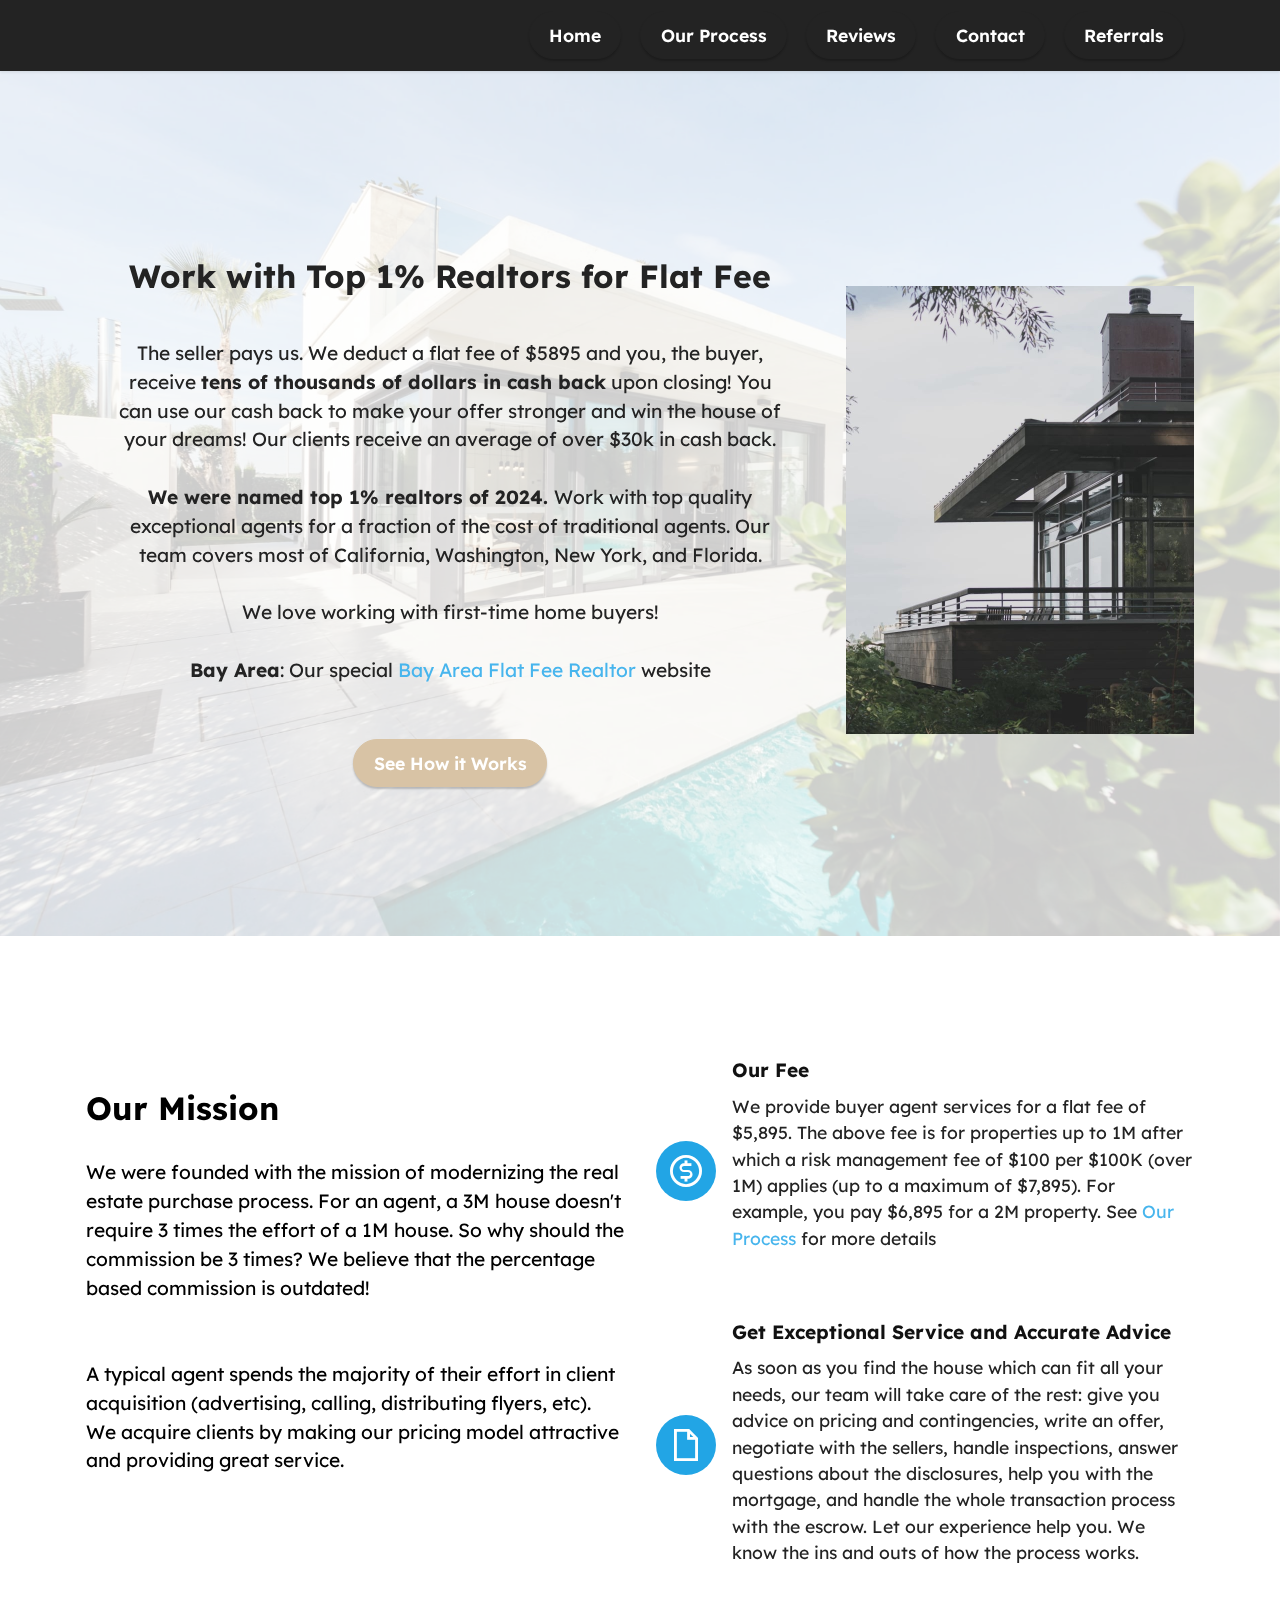
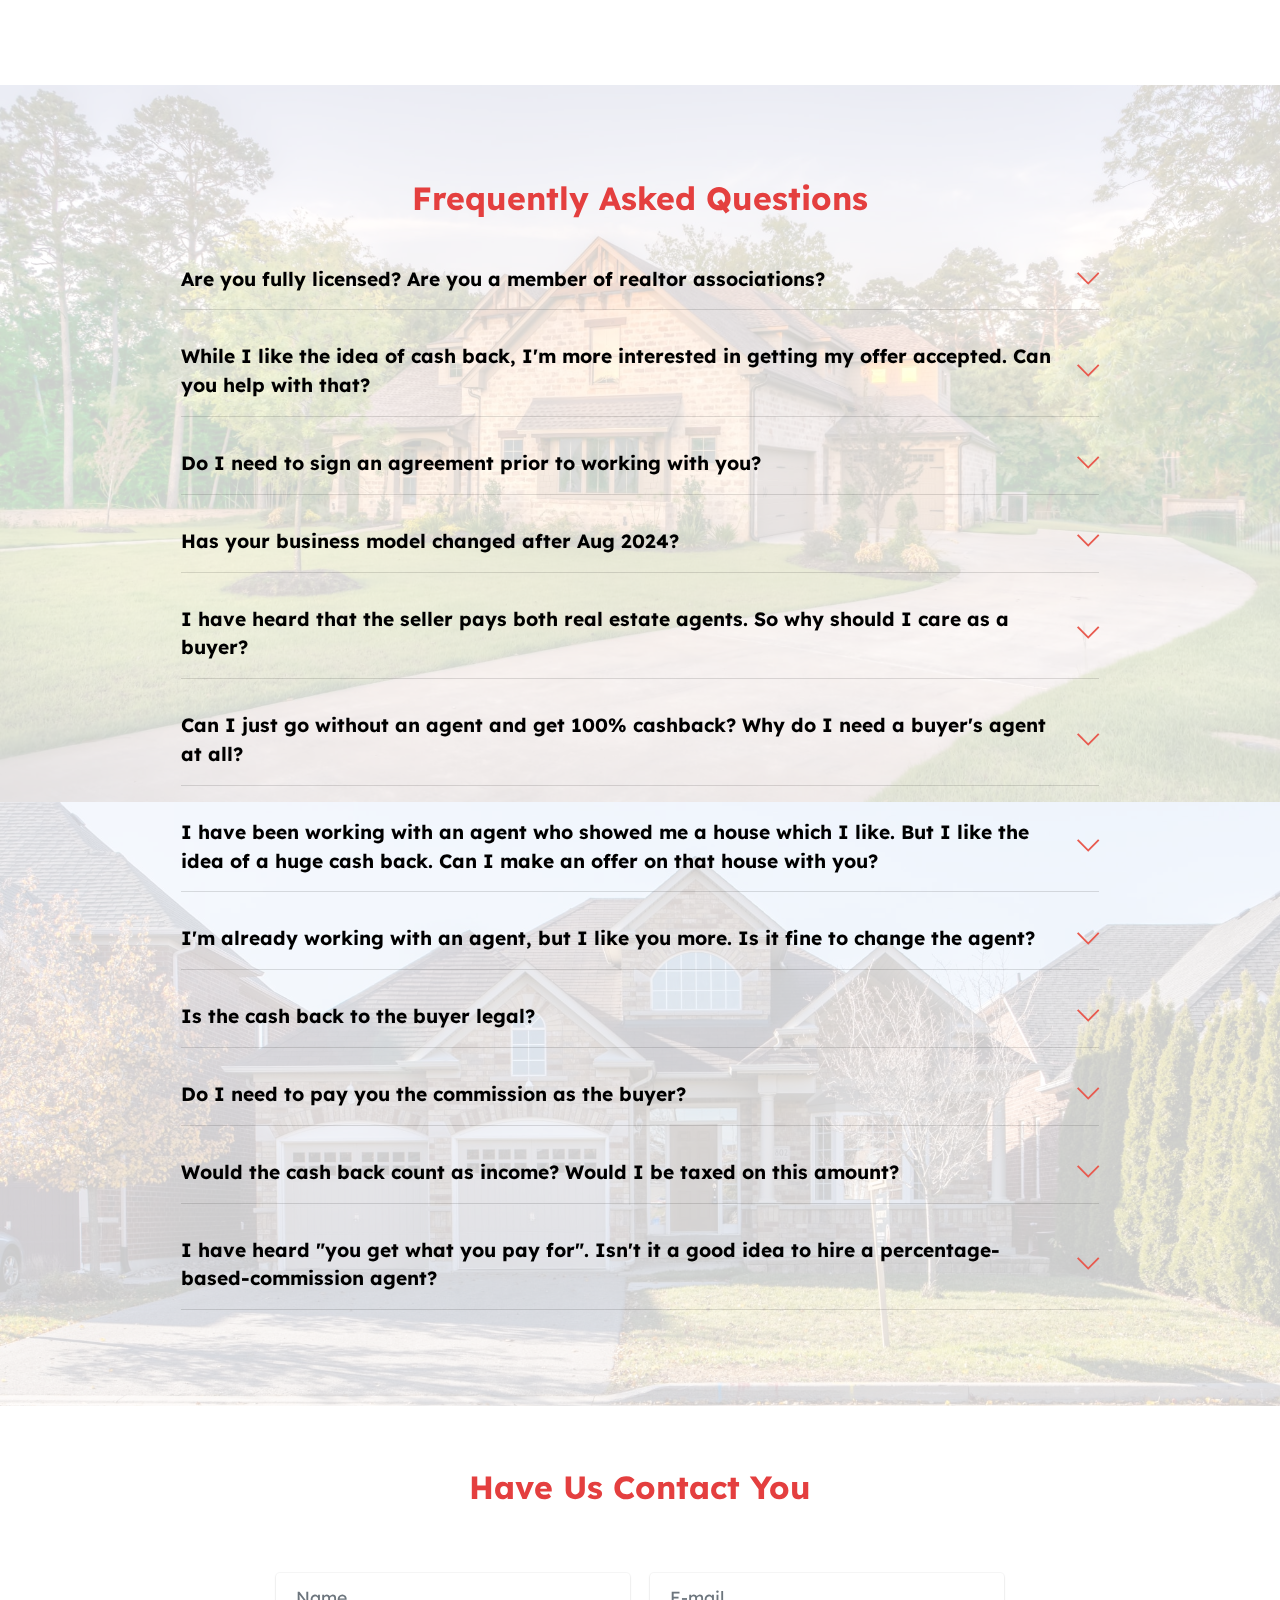
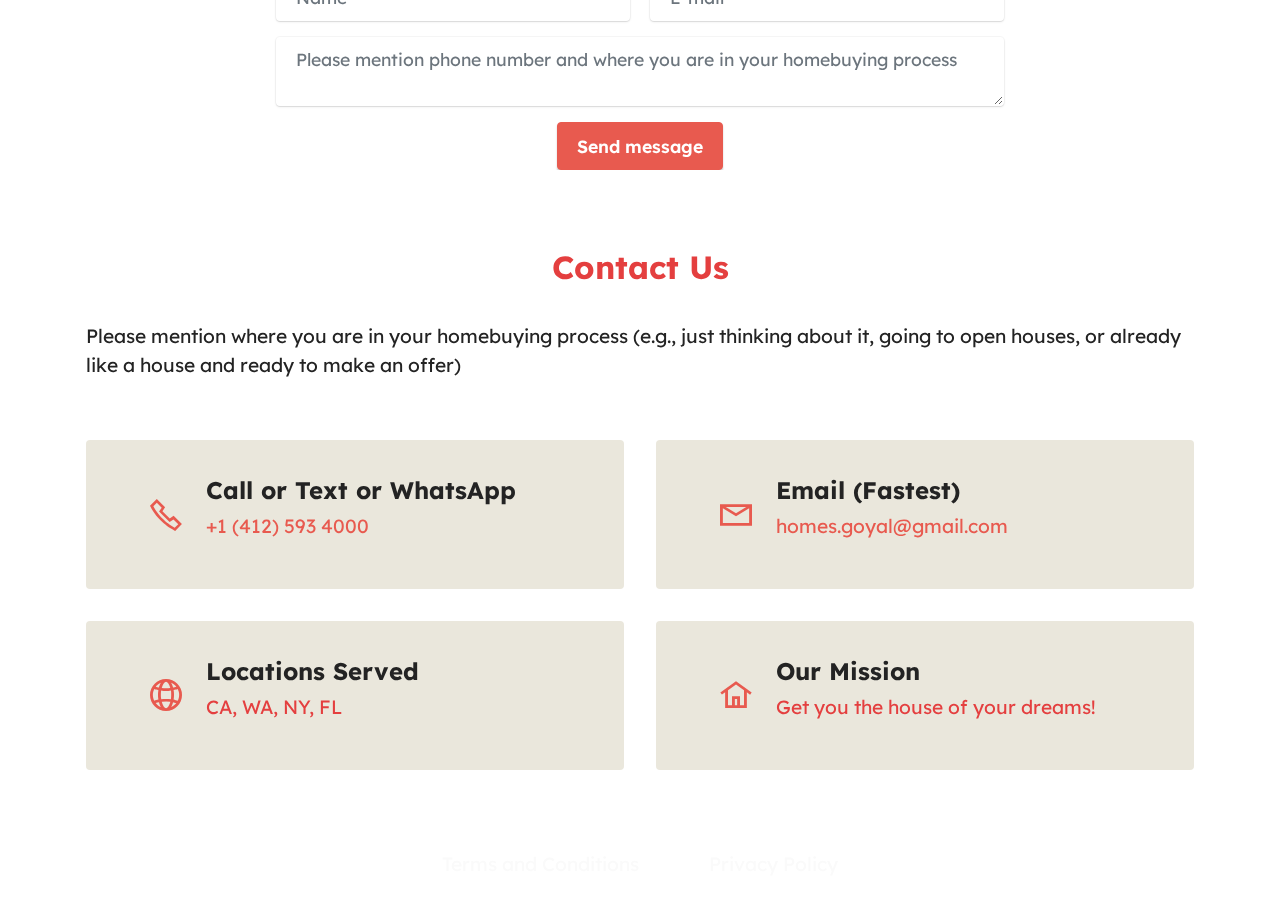
<file: index.html>
<!DOCTYPE html>
<html  >
<head>
  
  <meta charset="UTF-8">
  <meta http-equiv="X-UA-Compatible" content="IE=edge">
  
  <meta name="viewport" content="width=device-width, initial-scale=1, minimum-scale=1">
  <link rel="shortcut icon" href="assets/images/logo-48x48.png" type="image/x-icon">
  <meta name="description" content="Highest Cashback in CA, NY, WA and FL. Top 1% Buyer Agent. Flat Fee Realtor.">
  
  
  <title>Flat Fee Cash Back Buyer Agent</title>
  <link rel="stylesheet" href="assets/web/assets/mobirise-icons2/mobirise2.css">
  <link rel="stylesheet" href="assets/web/assets/mobirise-icons/mobirise-icons.css">
  <link rel="stylesheet" href="assets/bootstrap/css/bootstrap.min.css">
  <link rel="stylesheet" href="assets/bootstrap/css/bootstrap-grid.min.css">
  <link rel="stylesheet" href="assets/bootstrap/css/bootstrap-reboot.min.css">
  <link rel="stylesheet" href="assets/parallax/jarallax.css">
  <link rel="stylesheet" href="assets/dropdown/css/style.css">
  <link rel="stylesheet" href="assets/socicon/css/styles.css">
  <link rel="stylesheet" href="assets/theme/css/style.css">
  <link rel="stylesheet" href="assets/recaptcha.css">
  <link rel="preload" href="https://fonts.googleapis.com/css?family=Lexend:100,200,300,400,500,600,700,800,900&display=swap" as="style" onload="this.onload=null;this.rel='stylesheet'">
  <noscript><link rel="stylesheet" href="https://fonts.googleapis.com/css?family=Lexend:100,200,300,400,500,600,700,800,900&display=swap"></noscript>
  <link rel="preload" as="style" href="assets/mobirise/css/mbr-additional.css"><link rel="stylesheet" href="assets/mobirise/css/mbr-additional.css" type="text/css">

  
  
  
</head>
<body>
  
  <section data-bs-version="5.1" class="menu menu2 cid-sFF0ciwnEL" once="menu" id="menu2-0">
    
    <nav class="navbar navbar-dropdown navbar-fixed-top navbar-expand-lg">
        <div class="container">
            <div class="navbar-brand">
                
                
            </div>
            <button class="navbar-toggler" type="button" data-toggle="collapse" data-bs-toggle="collapse" data-target="#navbarSupportedContent" data-bs-target="#navbarSupportedContent" aria-controls="navbarNavAltMarkup" aria-expanded="false" aria-label="Toggle navigation">
                <div class="hamburger">
                    <span></span>
                    <span></span>
                    <span></span>
                    <span></span>
                </div>
            </button>
            <div class="collapse navbar-collapse" id="navbarSupportedContent">
                
                
                <div class="navbar-buttons mbr-section-btn"><a class="btn btn-black display-4" href="index.html">Home</a> <a class="btn btn-black display-4" href="process.html">Our Process</a>  <a class="btn btn-black display-4" href="reviews.html">Reviews</a>  <a class="btn btn-black display-4" href="contact.html">Contact</a>  <a class="btn btn-black display-4" href="referrals.html">Referrals</a></div>
            </div>
        </div>
    </nav>
</section>

<section data-bs-version="5.1" class="header14 cid-uqjF7QMiWX mbr-fullscreen mbr-parallax-background" id="header14-s">

    

    
    <div class="mbr-overlay" style="opacity: 0.8; background-color: rgb(255, 255, 255);"></div>

    <div class="container">
        <div class="row justify-content-center align-items-center">
            <div class="col-12 col-md-4 image-wrapper">
                <img src="assets/images/pexels-scott-webb-1022936-696x896.jpg" alt="Yulia Goyal">
            </div>
            <div class="col-12 col-md">
                <div class="text-wrapper">
                    <h1 class="mbr-section-title mbr-fonts-style mb-3 display-2"><br><strong>Work with Top 1% Realtors for Flat Fee</strong><br></h1>
                    <p class="mbr-text mbr-fonts-style display-7"><br>The seller pays us. We deduct a flat fee of $5895 and you, the buyer, receive <strong>tens of thousands of dollars in cash back</strong> upon closing!&nbsp;You can use our cash back to make your offer stronger and win the house of your dreams! Our clients receive an average of over $30k in cash back.<br><br><strong>We were named top 1% realtors of 2024. </strong>Work with top quality exceptional agents for a fraction of the cost of traditional agents. Our team covers most of California, Washington, New York, and Florida.<br><br>We love working with first-time home buyers!<br><br><strong>Bay Area</strong>: Our special <a href="http://bay.flatfee-realtor.com" class="text-info">Bay Area Flat Fee Realtor</a>&nbsp;website<br><br></p>
                    <div class="mbr-section-btn mt-3"><a class="btn btn-secondary display-4" href="process.html">See How it Works</a></div>
                </div>
            </div>
        </div>
    </div>
</section>

<section data-bs-version="5.1" class="features12 cid-sFF3eJNZDT" id="features13-2">

    
    
    <div class="container">
        <div class="row justify-content-center">
            <div class="col-12 col-lg-6">
                <div class="card-wrapper">
                    <div class="card-box align-left">
                        <h4 class="card-title mbr-fonts-style mb-4 display-1"><strong><br></strong><strong>Our Mission</strong></h4>
                        <p class="mbr-text mbr-fonts-style mb-4 display-7">We were founded with the mission of modernizing the real estate purchase process. For an agent, a 3M house doesn't require 3 times the effort of a 1M house. So why should the commission be 3 times? We believe that the percentage based commission is outdated!<br><br><br>A typical agent spends the majority of their effort in client acquisition (advertising, calling, distributing flyers, etc). We acquire clients by making our pricing model attractive and providing great service.</p>
                        
                    </div>
                </div>
            </div>
            <div class="col-12 col-lg-6">
                <div class="item mbr-flex">
                    <div class="icon-box">
                        <span class="mbr-iconfont mobi-mbri-cash mobi-mbri" style="color: rgb(255, 255, 255); fill: rgb(255, 255, 255);"></span>
                    </div>
                    <div class="text-box">
                        <h4 class="icon-title mbr-black mbr-fonts-style display-7">
                            <strong>Our&nbsp;</strong><span style="font-size: 19.2px;"><strong>Fee</strong></span></h4>
                        <h5 class="icon-text mbr-black mbr-fonts-style display-4">We provide buyer agent services for a flat fee of $5,895. The above fee is for properties up to 1M after which a risk management fee of $100 per $100K (over 1M) applies (up to a maximum of $7,895). For example, you pay $6,895 for a 2M property. See <a href="process.html" class="text-info" style="font-size: 1.1rem;">Our Process</a><span style="font-size: 1.1rem;"> for more details</span><div><br></div></h5>
                    </div>
                </div>
                <div class="item mbr-flex">
                    <div class="icon-box">
                        <span class="mbr-iconfont mobi-mbri-new-file mobi-mbri"></span>
                    </div>
                    <div class="text-box">
                        <h4 class="icon-title mbr-black mbr-fonts-style display-7">
                            <strong>Get Exceptional Service and Accurate Advice</strong></h4>
                        <h5 class="icon-text mbr-black mbr-fonts-style display-4">As soon as you find the house which can fit all your needs, our team will take care of the rest: give you advice on pricing and contingencies, write an offer, negotiate with the sellers, handle inspections, answer questions about the disclosures, help you with the mortgage, and handle the whole transaction process with the escrow. Let our experience help you. We know the ins and outs of how the process works.<br></h5>
                    </div>
                </div>
                
            </div>
        </div>
    </div>
</section>

<section data-bs-version="5.1" class="content16 cid-sFF5Wb1ZQt" id="content16-a">

    

    <div class="mbr-overlay" style="opacity: 0.8; background-color: rgb(255, 255, 255);">
    </div>
    <div class="container">
        <div class="row justify-content-center">
            <div class="col-12 col-md-10">
                <div class="mbr-section-head align-center mb-4">
                    <h3 class="mbr-section-title mb-0 mbr-fonts-style display-2"><strong>Frequently Asked Questions</strong></h3>
                    
                </div>
                <div id="bootstrap-accordion_6" class="panel-group accordionStyles accordion" role="tablist" aria-multiselectable="true">
                    <div class="card mb-3">
                        <div class="card-header" role="tab" id="headingOne">
                            <a role="button" class="panel-title collapsed" data-toggle="collapse" data-bs-toggle="collapse" data-core="" href="#collapse1_6" aria-expanded="false" aria-controls="collapse1">
                                <h6 class="panel-title-edit mbr-fonts-style mb-0 display-7"><strong>Are you fully licensed? Are you a member of realtor associations?</strong></h6>
                                <span class="sign mbr-iconfont mbri-arrow-down"></span>
                            </a>
                        </div>
                        <div id="collapse1_6" class="panel-collapse noScroll collapse" role="tabpanel" aria-labelledby="headingOne" data-parent="#accordion" data-bs-parent="#bootstrap-accordion_6">
                            <div class="panel-body">
                                <p class="mbr-fonts-style panel-text display-4">Yes, we are fully licensed in CA, NY, and FL. We are members of MLS, national, state and local association of realtors. Our founder Yulia Goyal also has experience working with 2 large banks in mortgage refinancing.&nbsp;<br> </p>
                            </div>
                        </div>
                    </div>
                    <div class="card mb-3">
                        <div class="card-header" role="tab" id="headingOne">
                            <a role="button" class="panel-title collapsed" data-toggle="collapse" data-bs-toggle="collapse" data-core="" href="#collapse2_6" aria-expanded="false" aria-controls="collapse2">
                                <h6 class="panel-title-edit mbr-fonts-style mb-0 display-7"><strong>While I like the idea of cash back, I'm more interested in getting my offer accepted. Can you help with that?</strong></h6>
                                <span class="sign mbr-iconfont mbri-arrow-down"></span>
                            </a>
                        </div>
                        <div id="collapse2_6" class="panel-collapse noScroll collapse" role="tabpanel" aria-labelledby="headingOne" data-parent="#accordion" data-bs-parent="#bootstrap-accordion_6">
                            <div class="panel-body">
                                <p class="mbr-fonts-style panel-text display-4">
                                    If you were to get 30k cash back from us on the transaction, we can help you increase your offer by 30k. This would give you a huge leg up against competing buyers! </p>
                            </div>
                        </div>
                    </div>
                    <div class="card mb-3">
                        <div class="card-header" role="tab" id="headingOne">
                            <a role="button" class="panel-title collapsed" data-toggle="collapse" data-bs-toggle="collapse" data-core="" href="#collapse3_6" aria-expanded="false" aria-controls="collapse3">
                                <h6 class="panel-title-edit mbr-fonts-style mb-0 display-7"><strong>Do I need to sign an agreement prior to working with you?</strong></h6>
                                <span class="sign mbr-iconfont mbri-arrow-down"></span>
                            </a>
                        </div>
                        <div id="collapse3_6" class="panel-collapse noScroll collapse" role="tabpanel" aria-labelledby="headingOne" data-parent="#accordion" data-bs-parent="#bootstrap-accordion_6">
                            <div class="panel-body">
                                <p class="mbr-fonts-style panel-text display-4">
                                    Prior to writing an offer on your behalf or showing you a house, we will ask you to sign a non-exclusive agreement. The purpose of this agreement is to provide a full disclosure of our fee to you. This is a requirement for all realtors starting Aug 2024.</p>
                            </div>
                        </div>
                    </div>
                    <div class="card mb-3">
                        <div class="card-header" role="tab" id="headingOne">
                            <a role="button" class="panel-title collapsed" data-toggle="collapse" data-bs-toggle="collapse" data-core="" href="#collapse4_6" aria-expanded="false" aria-controls="collapse4">
                                <h6 class="panel-title-edit mbr-fonts-style mb-0 display-7"><strong>Has your business model changed after Aug 2024?</strong></h6>
                                <span class="sign mbr-iconfont mbri-arrow-down"></span>
                            </a>
                        </div>
                        <div id="collapse4_6" class="panel-collapse noScroll collapse" role="tabpanel" aria-labelledby="headingOne" data-parent="#accordion" data-bs-parent="#bootstrap-accordion_6">
                            <div class="panel-body">
                                <p class="mbr-fonts-style panel-text display-4">Starting Aug 2024, the payment made to buyer's agent is negotiable and is part of the offer made by the buyer to the seller. This means now there are two options available: (1) Ask the seller to pay the usual 2.5-3% and get cash back from us, or, (2) Ask the seller to pay only our flat fee (essentially giving cash back to the seller) and reduce your offer price accordingly if needed. There are pros and cons of each option. We will discuss which option is right for you.</p>
                            </div>
                        </div>
                    </div>
                    <div class="card mb-3">
                        <div class="card-header" role="tab" id="headingOne">
                            <a role="button" class="panel-title collapsed" data-toggle="collapse" data-bs-toggle="collapse" data-core="" href="#collapse5_6" aria-expanded="false" aria-controls="collapse5">
                                <h6 class="panel-title-edit mbr-fonts-style mb-0 display-7"><strong>I have heard that the seller pays both real estate agents. So why should I care as a buyer?</strong></h6>
                                <span class="sign mbr-iconfont mbri-arrow-down"></span>
                            </a>
                        </div>
                        <div id="collapse5_6" class="panel-collapse noScroll collapse" role="tabpanel" aria-labelledby="headingOne" data-parent="#accordion" data-bs-parent="#bootstrap-accordion_6">
                            <div class="panel-body">
                                <p class="mbr-fonts-style panel-text display-4">
                                    Good question! Who do you think pays the seller? It is your money as the buyer which goes to all three parties (the seller and the two real estate agents). You can't control the payment made to the seller’s agent. But you can choose your buyer’s agent wisely to get the maximum cashback. </p>
                            </div>
                        </div>
                    </div>
                    <div class="card mb-3">
                        <div class="card-header" role="tab" id="headingOne">
                            <a role="button" class="panel-title collapsed" data-toggle="collapse" data-bs-toggle="collapse" data-core="" href="#collapse6_6" aria-expanded="false" aria-controls="collapse6">
                                <h6 class="panel-title-edit mbr-fonts-style mb-0 display-7"><strong>Can I just go without an agent and get 100% cashback? Why do I need a buyer's agent at all?</strong></h6>
                                <span class="sign mbr-iconfont mbri-arrow-down"></span>
                            </a>
                        </div>
                        <div id="collapse6_6" class="panel-collapse noScroll collapse" role="tabpanel" aria-labelledby="headingOne" data-parent="#accordion" data-bs-parent="#bootstrap-accordion_6">
                            <div class="panel-body">
                                <p class="mbr-fonts-style panel-text display-4">If the buyer is without an agent, the seller’s agent generally gets to keep higher commission and you get no cashback. Besides, having an agent is strongly advised. You need to be able to write the legal offer and purchase contract which can run into dozens of pages. You need to read and interpret disclosures. You need to negotiate, take care of inspections, or decide if you want to waive inspections. You need to know how the market is doing and what would be the right offer for a particular property. There is quite a bit of work that goes in purchasing a house as you can imagine.</p>
                            </div>
                        </div>
                    </div>
                </div>
            </div>
        </div>
    </div>
</section>

<section data-bs-version="5.1" class="content16 cid-tNJxnYMuoX" id="content16-c">

    

    <div class="mbr-overlay" style="opacity: 0.8; background-color: rgb(255, 255, 255);">
    </div>
    <div class="container">
        <div class="row justify-content-center">
            <div class="col-12 col-md-10">
                
                <div id="bootstrap-accordion_7" class="panel-group accordionStyles accordion" role="tablist" aria-multiselectable="true">
                    <div class="card mb-3">
                        <div class="card-header" role="tab" id="headingOne">
                            <a role="button" class="panel-title collapsed" data-toggle="collapse" data-bs-toggle="collapse" data-core="" href="#collapse1_7" aria-expanded="false" aria-controls="collapse1">
                                <h6 class="panel-title-edit mbr-fonts-style mb-0 display-7"><strong>I have been working with an agent who showed me a house which I like. But I like the idea of a huge cash back. Can I make an offer on that house with you?</strong></h6>
                                <span class="sign mbr-iconfont mbri-arrow-down"></span>
                            </a>
                        </div>
                        <div id="collapse1_7" class="panel-collapse noScroll collapse" role="tabpanel" aria-labelledby="headingOne" data-parent="#accordion" data-bs-parent="#bootstrap-accordion_7">
                            <div class="panel-body">
                                <p class="mbr-fonts-style panel-text display-4">Starting Aug 2024, all agents are required to sign an agreement with the client prior to showing a house. Please consult that agreement on whether it is ok to switch the agent. Regardless of the agreement, if they have already provided you a service and have spent valuable hours driving around with you,&nbsp;they deserve to be compensated and we recommend sticking to them for that property.&nbsp;</p>
                            </div>
                        </div>
                    </div>
                    <div class="card mb-3">
                        <div class="card-header" role="tab" id="headingOne">
                            <a role="button" class="panel-title collapsed" data-toggle="collapse" data-bs-toggle="collapse" data-core="" href="#collapse2_7" aria-expanded="false" aria-controls="collapse2">
                                <h6 class="panel-title-edit mbr-fonts-style mb-0 display-7"><strong>I'm already working with an agent, but I like you more. Is it fine to change the agent?</strong></h6>
                                <span class="sign mbr-iconfont mbri-arrow-down"></span>
                            </a>
                        </div>
                        <div id="collapse2_7" class="panel-collapse noScroll collapse" role="tabpanel" aria-labelledby="headingOne" data-parent="#accordion" data-bs-parent="#bootstrap-accordion_7">
                            <div class="panel-body">
                                <p class="mbr-fonts-style panel-text display-4">
                                    Yes, you can switch to another agent at any time unless you have a written contract disallowing this with the previous agent. We never sign exclusive agreements, so you are free to switch from us to another agent at any time.</p>
                            </div>
                        </div>
                    </div>
                    <div class="card mb-3">
                        <div class="card-header" role="tab" id="headingOne">
                            <a role="button" class="panel-title collapsed" data-toggle="collapse" data-bs-toggle="collapse" data-core="" href="#collapse3_7" aria-expanded="false" aria-controls="collapse3">
                                <h6 class="panel-title-edit mbr-fonts-style mb-0 display-7"><strong>Is the cash back to the buyer legal?</strong></h6>
                                <span class="sign mbr-iconfont mbri-arrow-down"></span>
                            </a>
                        </div>
                        <div id="collapse3_7" class="panel-collapse noScroll collapse" role="tabpanel" aria-labelledby="headingOne" data-parent="#accordion" data-bs-parent="#bootstrap-accordion_7">
                            <div class="panel-body">
                                <p class="mbr-fonts-style panel-text display-4">
                                    Yes. This practice is legal in 41 states including California and Florida. US Department of Justice encourages this practice to foster competition and avoid price fixing.  </p>
                            </div>
                        </div>
                    </div>
                    <div class="card mb-3">
                        <div class="card-header" role="tab" id="headingOne">
                            <a role="button" class="panel-title collapsed" data-toggle="collapse" data-bs-toggle="collapse" data-core="" href="#collapse4_7" aria-expanded="false" aria-controls="collapse4">
                                <h6 class="panel-title-edit mbr-fonts-style mb-0 display-7"><strong>Do I need to pay you the commission as the buyer?</strong></h6>
                                <span class="sign mbr-iconfont mbri-arrow-down"></span>
                            </a>
                        </div>
                        <div id="collapse4_7" class="panel-collapse noScroll collapse" role="tabpanel" aria-labelledby="headingOne" data-parent="#accordion" data-bs-parent="#bootstrap-accordion_7">
                            <div class="panel-body">
                                <p class="mbr-fonts-style panel-text display-4">No. The real estate agents are typically paid by the seller. So effectively we will be giving you cash back after deducting our fee. </p>
                            </div>
                        </div>
                    </div>
                    <div class="card mb-3">
                        <div class="card-header" role="tab" id="headingOne">
                            <a role="button" class="panel-title collapsed" data-toggle="collapse" data-bs-toggle="collapse" data-core="" href="#collapse5_7" aria-expanded="false" aria-controls="collapse5">
                                <h6 class="panel-title-edit mbr-fonts-style mb-0 display-7"><strong>Would the cash back count as income? Would I be taxed on this amount?</strong></h6>
                                <span class="sign mbr-iconfont mbri-arrow-down"></span>
                            </a>
                        </div>
                        <div id="collapse5_7" class="panel-collapse noScroll collapse" role="tabpanel" aria-labelledby="headingOne" data-parent="#accordion" data-bs-parent="#bootstrap-accordion_7">
                            <div class="panel-body">
                                <p class="mbr-fonts-style panel-text display-4">No! While we cannot provide tax advice, typically this would be considered as a rebate on the house purchase. The cost basis of your house would be reduced by the amount of cashback you receive from us.</p>
                            </div>
                        </div>
                    </div>
                    <div class="card mb-3">
                        <div class="card-header" role="tab" id="headingOne">
                            <a role="button" class="panel-title collapsed" data-toggle="collapse" data-bs-toggle="collapse" data-core="" href="#collapse6_7" aria-expanded="false" aria-controls="collapse6">
                                <h6 class="panel-title-edit mbr-fonts-style mb-0 display-7"><strong>I have heard "you get what you pay for". Isn't it a good idea to hire a percentage-based-commission agent?</strong></h6>
                                <span class="sign mbr-iconfont mbri-arrow-down"></span>
                            </a>
                        </div>
                        <div id="collapse6_7" class="panel-collapse noScroll collapse" role="tabpanel" aria-labelledby="headingOne" data-parent="#accordion" data-bs-parent="#bootstrap-accordion_7">
                            <div class="panel-body">
                                <p class="mbr-fonts-style panel-text display-4">We do far more transactions than a typical real estate agent. We typically write multiple offers per week, are deeply plugged into how the real estate market is doing (which can go from&nbsp;being a seller's market to a buyer's market in a matter of months, and vice versa), and can give you accurate advice on how to play the game. Experience doesn't have to cost tens of thousands of dollars!</p>
                            </div>
                        </div>
                    </div>
                </div>
            </div>
        </div>
    </div>
</section>

<section data-bs-version="5.1" class="form5 cid-tO7gporztb" id="form5-e">
    
    
    <div class="container">
        <div class="mbr-section-head">
            <h3 class="mbr-section-title mbr-fonts-style align-center mb-0 display-2">
                <strong>Have Us Contact You</strong><br><strong><br></strong></h3>
            
        </div>
        <div class="row justify-content-center mt-4">
            <div class="col-lg-8 mx-auto mbr-form" data-form-type="formoid">
                <form action="https://mobirise.eu/" method="POST" class="mbr-form form-with-styler" data-form-title="Form Name"><input type="hidden" name="email" data-form-email="true" value="IPIxmbivgTo7jfwvyiMGmDwMNbmYxtkSY7I7JPORD6vMX8M+8yeyQVMLlJhYqIw8ufHUNlYLODj3FES6pN6G/cqJXMm/LttGPALhYGGkFNS68TGMvdtCJk2U/LMM0Rvb.DkUkU4SDGFNpUKCyRfJMqP6Y64PnY7j3acUu5aMn9TKeCSS4NKBMo5BcPKjbR398rZfW1Ci3yrL/wmbJNDaGn46g2nUx3XNTES63AeE5+yS5xihb6S04VJGmpflsuIwk">
                    <div class="row">
                        <div hidden="hidden" data-form-alert="" class="alert alert-success col-12">Thanks, we will get back to you ASAP! Browse our Client Portal in the meantime with password: SmartClient</div>
                        <div hidden="hidden" data-form-alert-danger="" class="alert alert-danger col-12">
                            Oops...! some problem!
                        </div>
                    </div>
                    <div class="dragArea row">
                        <div class="col-md col-sm-12 form-group mb-3" data-for="name">
                            <input type="text" name="name" placeholder="Name" data-form-field="name" class="form-control" value="" id="name-form5-e">
                        </div>
                        <div class="col-md col-sm-12 form-group mb-3" data-for="email">
                            <input type="email" name="email" placeholder="E-mail" data-form-field="email" class="form-control" value="" id="email-form5-e">
                        </div>
                        
                        <div class="col-12 form-group mb-3" data-for="textarea">
                            <textarea name="textarea" placeholder="Please mention phone number and where you are in your homebuying process " data-form-field="textarea" class="form-control" id="textarea-form5-e"></textarea>
                        </div>
                        <div class="col-lg-12 col-md-12 col-sm-12 align-center mbr-section-btn">
                            <button type="submit" class="btn btn-primary display-4">Send message</button>
                        </div>
                    </div>
                </form>
            </div>
        </div>
    </div>
</section>

<section data-bs-version="5.1" class="contacts2 cid-uqjIgKFERS" id="contacts2-u">
    <!---->
    
    
    <div class="container">
        <div class="mbr-section-head">
            <h3 class="mbr-section-title mbr-fonts-style align-center mb-0 display-2">
                <strong>Contact Us</strong></h3>
            <h4 class="mbr-section-subtitle mbr-fonts-style align-center mb-0 mt-2 display-7"><br>Please mention where you are in your homebuying process (e.g., just thinking about it, going to open houses, or already like a house and ready to make an offer)
<div>
</div><div><br></div></h4>
        </div>
        <div class="row justify-content-center mt-4">
            <div class="card col-12 col-md-6">
                <div class="card-wrapper">
                    <div class="image-wrapper">
                        <span class="mbr-iconfont mobi-mbri-phone mobi-mbri"></span>
                    </div>
                    <div class="text-wrapper">
                        <h6 class="card-title mbr-fonts-style mb-1 display-5"><strong>Call or Text or WhatsApp</strong></h6>
                        <p class="mbr-text mbr-fonts-style display-7"><a href="tel:+14125934000" class="text-primary">+1&nbsp;(412) 593 4000</a></p>
                    </div>
                </div>
            </div>
            <div class="card col-12 col-md-6">
                <div class="card-wrapper">
                    <div class="image-wrapper">
                        <span class="mbr-iconfont mobi-mbri-letter mobi-mbri"></span>
                    </div>
                    <div class="text-wrapper">
                        <h6 class="card-title mbr-fonts-style mb-1 display-5">
                            <strong>Email (Fastest)</strong></h6>
                        <p class="mbr-text mbr-fonts-style display-7"><a href="mailto:info@site.com" class="text-primary">homes.goyal@gmail.com</a></p>
                    </div>
                </div>
            </div>
            <div class="card col-12 col-md-6">
                <div class="card-wrapper">
                    <div class="image-wrapper">
                        <span class="mbr-iconfont mobi-mbri-globe-2 mobi-mbri"></span>
                    </div>
                    <div class="text-wrapper">
                        <h6 class="card-title mbr-fonts-style mb-1 display-5">
                            <strong>Locations Served</strong></h6>
                        <p class="mbr-text mbr-fonts-style display-7">CA, WA, NY, FL</p>
                    </div>
                </div>
            </div>
            <div class="card col-12 col-md-6">
                <div class="card-wrapper">
                    <div class="image-wrapper">
                        <span class="mbr-iconfont mobi-mbri-home mobi-mbri"></span>
                    </div>
                    <div class="text-wrapper">
                        <h6 class="card-title mbr-fonts-style mb-1 display-5">
                            <strong>Our Mission</strong></h6>
                        <p class="mbr-text mbr-fonts-style display-7">Get you the house of your dreams!</p>
                    </div>
                </div>
            </div>
        </div>
    </div>
</section>

<section data-bs-version="5.1" class="footer7 cid-uO2seOWNnz" once="footers" id="footer7-2y">

    

    

    <div class="container">
        <div class="media-container-row align-center mbr-white">
            <div class="col-12">
                <p class="mbr-text mb-0 mbr-fonts-style display-7"><a href="terms.html" class="text-white" target="_blank">Terms and Conditions</a>&nbsp; &nbsp; &nbsp; &nbsp; &nbsp; &nbsp; &nbsp;&nbsp;<a href="privacy.html" class="text-white" target="_blank">Privacy Policy</a><br>License # CA: 02200834, WA: 25015472, FL: SL3518330, NY: 10401394409. All Rights Reserved.<br>
                </p>
            </div>
        </div>
    </div>
</section>


<script src="assets/bootstrap/js/bootstrap.bundle.min.js"></script>
  <script src="assets/parallax/jarallax.js"></script>
  <script src="assets/smoothscroll/smooth-scroll.js"></script>
  <script src="assets/ytplayer/index.js"></script>
  <script src="assets/dropdown/js/navbar-dropdown.js"></script>
  <script src="assets/mbr-switch-arrow/mbr-switch-arrow.js"></script>
  <script src="assets/theme/js/script.js"></script>
  <script src="assets/formoid.min.js"></script>
  
  <!-- Default Statcounter code for flatfee
http://flatfee-realtor.com -->
<script type="text/javascript">
var sc_project=13140329; 
var sc_invisible=1; 
var sc_security="04536c4a"; 
</script>
<script type="text/javascript"
src="https://www.statcounter.com/counter/counter.js"
async></script>
<noscript><div class="statcounter"><a title="Web Analytics"
href="https://statcounter.com/" target="_blank"><img
class="statcounter"
src="https://c.statcounter.com/13140329/0/04536c4a/1/"
alt="Web Analytics"
referrerPolicy="no-referrer-when-downgrade"></a></div></noscript>
<!-- End of Statcounter Code -->
  
</body>
</html>
</file>
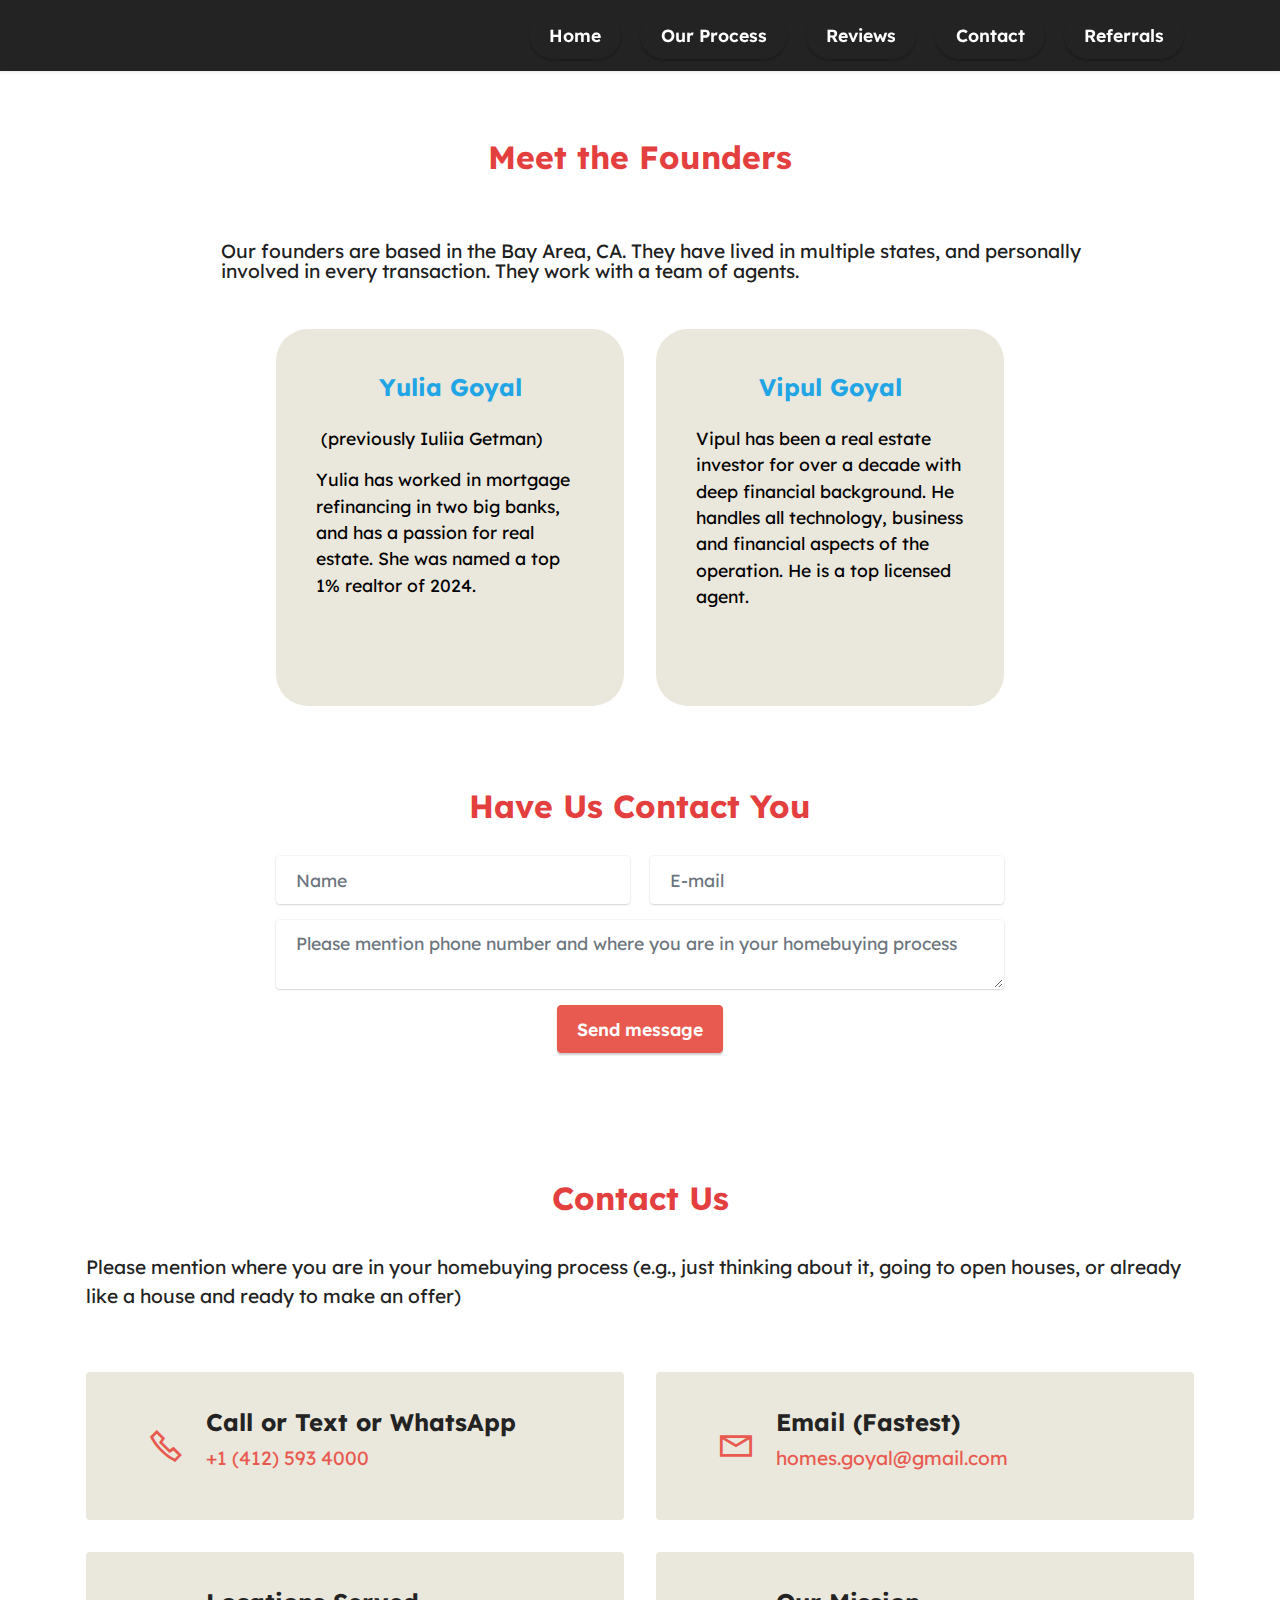
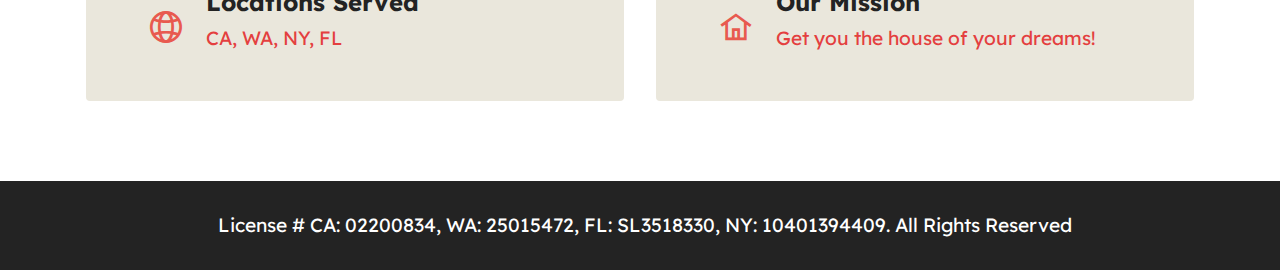
<file: about.html>
<!DOCTYPE html>
<html  >
<head>
  
  <meta charset="UTF-8">
  <meta http-equiv="X-UA-Compatible" content="IE=edge">
  
  <meta name="viewport" content="width=device-width, initial-scale=1, minimum-scale=1">
  <link rel="shortcut icon" href="assets/images/logo-48x48.png" type="image/x-icon">
  <meta name="description" content="Our founders and Contact">
  
  
  <title>Contact Us</title>
  <link rel="stylesheet" href="assets/web/assets/mobirise-icons2/mobirise2.css">
  <link rel="stylesheet" href="assets/bootstrap/css/bootstrap.min.css">
  <link rel="stylesheet" href="assets/bootstrap/css/bootstrap-grid.min.css">
  <link rel="stylesheet" href="assets/bootstrap/css/bootstrap-reboot.min.css">
  <link rel="stylesheet" href="assets/dropdown/css/style.css">
  <link rel="stylesheet" href="assets/socicon/css/styles.css">
  <link rel="stylesheet" href="assets/theme/css/style.css">
  <link rel="stylesheet" href="assets/recaptcha.css">
  <link rel="preload" href="https://fonts.googleapis.com/css?family=Lexend:100,200,300,400,500,600,700,800,900&display=swap" as="style" onload="this.onload=null;this.rel='stylesheet'">
  <noscript><link rel="stylesheet" href="https://fonts.googleapis.com/css?family=Lexend:100,200,300,400,500,600,700,800,900&display=swap"></noscript>
  <link rel="preload" as="style" href="assets/mobirise/css/mbr-additional.css"><link rel="stylesheet" href="assets/mobirise/css/mbr-additional.css" type="text/css">

  
  
  
</head>
<body>
  
  <section data-bs-version="5.1" class="menu menu2 cid-sFF0ciwnEL" once="menu" id="menu2-j">
    
    <nav class="navbar navbar-dropdown navbar-fixed-top navbar-expand-lg">
        <div class="container">
            <div class="navbar-brand">
                
                
            </div>
            <button class="navbar-toggler" type="button" data-toggle="collapse" data-bs-toggle="collapse" data-target="#navbarSupportedContent" data-bs-target="#navbarSupportedContent" aria-controls="navbarNavAltMarkup" aria-expanded="false" aria-label="Toggle navigation">
                <div class="hamburger">
                    <span></span>
                    <span></span>
                    <span></span>
                    <span></span>
                </div>
            </button>
            <div class="collapse navbar-collapse" id="navbarSupportedContent">
                
                
                <div class="navbar-buttons mbr-section-btn"><a class="btn btn-black display-4" href="index.html">Home</a> <a class="btn btn-black display-4" href="process.html">Our Process</a>  <a class="btn btn-black display-4" href="reviews.html">Reviews</a>  <a class="btn btn-black display-4" href="about.html">Contact</a>  <a class="btn btn-black display-4" href="referrals.html">Referrals</a></div>
            </div>
        </div>
    </nav>
</section>

<section data-bs-version="5.1" class="content14 cid-uGx3NGucsw" id="content14-2f">
    

    
    
    
    <div class="container">
        <div class="row justify-content-center">
            <div class="col-md-12 col-lg-10">
                    <h3 class="mbr-section-title mbr-fonts-style mb-4 display-2"><strong>Meet the Founders</strong><div><strong>
</strong></div><div><strong>
</strong></div><div><strong>
</strong></div><div><strong>
</strong></div><div><strong>
</strong></div><div><strong> 
</strong></div><div><strong>
</strong></div><div><strong>
</strong></div><div><strong>
</strong></div><div><strong>
</strong></div><div><strong>
</strong></div><div><strong>
</strong></div><div><strong> 
</strong></div><div><strong>
</strong></div><div><strong>
</strong></div><div><strong>
</strong></div><div><strong>
</strong></div><div><strong>
</strong></div><div><strong>
</strong></div><div><strong> 
</strong></div><div><strong>
</strong></div><div><strong>
</strong></div><div><strong>
</strong></div><div><strong>
</strong></div><div><strong>
</strong></div><div><strong>
</strong></div><div><strong> 
</strong></div><div><strong>
</strong></div><div><strong>
</strong></div><div><strong>
</strong></div><div><strong>
</strong></div><div><strong>
</strong></div></h3>
                <ul class="list mbr-fonts-style display-7"><p><span style="font-size: 1.2rem;"><br></span></p><p>Our founders are based in the Bay Area, CA. They have lived in multiple states, and personally involved in every transaction. They work with a team of agents.</p><p>
</p><p>
</p><p>
</p><p>
</p><p>
</p><p>
</p><p>
</p><p>
</p><p>
</p><p>
</p><p>
</p></ul>
            </div>
        </div>
    </div>
</section>

<section data-bs-version="5.1" class="pricing02 ridem5 cid-uGx4ZHpMdI" id="pricing02-2g">
    

    
    

    <div class="container">
        <div class="row">
            <div class="col-12">
                <div class="title-wrapper">
                    
                </div>
            </div>
            <div class="item features-without-image col-12 col-lg-4 item-mb">
                <div class="item-wrapper card">
                    <div class="card-box">
                        
                        <h4 class="item-title mbr-fonts-style display-5"><strong>Yulia Goyal</strong></h4>
                        <ul class="list mbr-fonts-style display-4">
                            <li class="item-wrap">&nbsp;(previously Iuliia Getman)
</li><li class="item-wrap">Yulia has worked in mortgage refinancing in two big banks, and has a passion for real estate. She was named a top 1% realtor of 2024.</li><li class="item-wrap"><strong>
</strong></li>
                        </ul>
                    </div>
                    
                </div>
            </div>
            <div class="item features-without-image col-12 col-lg-4 item-mb">
                <div class="item-wrapper card">
                    <div class="card-box">
                        
                        <h4 class="item-title mbr-fonts-style display-5"><strong>Vipul Goyal</strong></h4>
                        <ul class="list mbr-fonts-style display-4">
                            <li class="item-wrap">Vipul has been a real estate investor for over a decade with deep financial background. He handles all technology, business and financial aspects of the operation. He is a top licensed agent.
</li><li class="item-wrap"><strong><br></strong></li>
                        </ul>
                    </div>
                    
                </div>
            </div>
            
        </div>
    </div>
</section>

<section data-bs-version="5.1" class="form5 cid-tOc3W1GCmy" id="form5-m">
    
    
    <div class="container">
        <div class="mbr-section-head">
            <h3 class="mbr-section-title mbr-fonts-style align-center mb-0 display-2"><strong>Have Us Contact You</strong></h3>
            
        </div>
        <div class="row justify-content-center mt-4">
            <div class="col-lg-8 mx-auto mbr-form" data-form-type="formoid">
                <form action="https://mobirise.eu/" method="POST" class="mbr-form form-with-styler" data-form-title="Form Name"><input type="hidden" name="email" data-form-email="true" value="s1EzJLIFnOkY+8Tc1NxE1M27Wsm290jtAkOUgDZEqlzKH/SPshUcVWhmZNCDWjDQJXjZi1CgeSwQJCaIWiXP3ADAJYVWOuTBn9dTbxdOGzzYMtrEqHCyn8EnfcrRZPDx.1gWaNWr6HC66Zuyv9P4qoSTmp7qu/KicGYizsREQBK2oAdfLWKb9gcUhe+uTkydLfwW2RJw9sTN+gQ6OlnlvR3JVCcuNhk0Kz4Am4ut7fnx0k096CNOuS4KHAqyi3p5m">
                    <div class="row">
                        <div hidden="hidden" data-form-alert="" class="alert alert-success col-12">Thanks, we will get back to you ASAP! Browse our Client Portal in the meantime with password: SmartClient</div>
                        <div hidden="hidden" data-form-alert-danger="" class="alert alert-danger col-12">
                            Oops...! some problem!
                        </div>
                    </div>
                    <div class="dragArea row">
                        <div class="col-md col-sm-12 form-group mb-3" data-for="name">
                            <input type="text" name="name" placeholder="Name" data-form-field="name" class="form-control" value="" id="name-form5-m">
                        </div>
                        <div class="col-md col-sm-12 form-group mb-3" data-for="email">
                            <input type="email" name="email" placeholder="E-mail" data-form-field="email" class="form-control" value="" id="email-form5-m">
                        </div>
                        
                        <div class="col-12 form-group mb-3" data-for="textarea">
                            <textarea name="textarea" placeholder="Please mention phone number and where you are in your homebuying process " data-form-field="textarea" class="form-control" id="textarea-form5-m"></textarea>
                        </div>
                        <div class="col-lg-12 col-md-12 col-sm-12 align-center mbr-section-btn"><button type="submit" class="btn btn-primary display-4">Send message</button></div>
                    </div>
                </form>
            </div>
        </div>
    </div>
</section>

<section data-bs-version="5.1" class="contacts2 cid-uqvnJE4U1c" id="contacts2-1o">
    <!---->
    
    
    <div class="container">
        <div class="mbr-section-head">
            <h3 class="mbr-section-title mbr-fonts-style align-center mb-0 display-2">
                <strong>Contact Us</strong></h3>
            <h4 class="mbr-section-subtitle mbr-fonts-style align-center mb-0 mt-2 display-7"><br>Please mention where you are in your homebuying process (e.g., just thinking about it, going to open houses, or already like a house and ready to make an offer)
<div>
</div><div><br></div></h4>
        </div>
        <div class="row justify-content-center mt-4">
            <div class="card col-12 col-md-6">
                <div class="card-wrapper">
                    <div class="image-wrapper">
                        <span class="mbr-iconfont mobi-mbri-phone mobi-mbri"></span>
                    </div>
                    <div class="text-wrapper">
                        <h6 class="card-title mbr-fonts-style mb-1 display-5">
                            <strong>Call or Text or WhatsApp</strong></h6>
                        <p class="mbr-text mbr-fonts-style display-7"><a href="tel:+14125934000" class="text-primary">+1&nbsp;(412) 593 4000</a></p>
                    </div>
                </div>
            </div>
            <div class="card col-12 col-md-6">
                <div class="card-wrapper">
                    <div class="image-wrapper">
                        <span class="mbr-iconfont mobi-mbri-letter mobi-mbri"></span>
                    </div>
                    <div class="text-wrapper">
                        <h6 class="card-title mbr-fonts-style mb-1 display-5">
                            <strong>Email (Fastest)</strong></h6>
                        <p class="mbr-text mbr-fonts-style display-7"><a href="mailto:info@site.com" class="text-primary">homes.goyal@gmail.com</a></p>
                    </div>
                </div>
            </div>
            <div class="card col-12 col-md-6">
                <div class="card-wrapper">
                    <div class="image-wrapper">
                        <span class="mbr-iconfont mobi-mbri-globe-2 mobi-mbri"></span>
                    </div>
                    <div class="text-wrapper">
                        <h6 class="card-title mbr-fonts-style mb-1 display-5">
                            <strong>Locations Served</strong></h6>
                        <p class="mbr-text mbr-fonts-style display-7">
                            CA, WA, NY, FL</p>
                    </div>
                </div>
            </div>
            <div class="card col-12 col-md-6">
                <div class="card-wrapper">
                    <div class="image-wrapper">
                        <span class="mbr-iconfont mobi-mbri-home mobi-mbri"></span>
                    </div>
                    <div class="text-wrapper">
                        <h6 class="card-title mbr-fonts-style mb-1 display-5">
                            <strong>Our Mission</strong></h6>
                        <p class="mbr-text mbr-fonts-style display-7">Get you the house of your dreams!</p>
                    </div>
                </div>
            </div>
        </div>
    </div>
</section>

<section data-bs-version="5.1" class="footer7 cid-sFF3CYc3p7" once="footers" id="footer7-k">

    

    

    <div class="container">
        <div class="media-container-row align-center mbr-white">
            <div class="col-12">
                <p class="mbr-text mb-0 mbr-fonts-style display-7">&nbsp; License # CA: 02200834, WA: 25015472, FL: SL3518330, NY: 10401394409. All Rights Reserved
                </p>
            </div>
        </div>
    </div>
</section>


<script src="assets/bootstrap/js/bootstrap.bundle.min.js"></script>
  <script src="assets/smoothscroll/smooth-scroll.js"></script>
  <script src="assets/ytplayer/index.js"></script>
  <script src="assets/dropdown/js/navbar-dropdown.js"></script>
  <script src="assets/theme/js/script.js"></script>
  <script src="assets/formoid.min.js"></script>
  
  <!-- Default Statcounter code for flatfee
http://flatfee-realtor.com -->
<script type="text/javascript">
var sc_project=13140329; 
var sc_invisible=1; 
var sc_security="04536c4a"; 
</script>
<script type="text/javascript"
src="https://www.statcounter.com/counter/counter.js"
async></script>
<noscript><div class="statcounter"><a title="Web Analytics"
href="https://statcounter.com/" target="_blank"><img
class="statcounter"
src="https://c.statcounter.com/13140329/0/04536c4a/1/"
alt="Web Analytics"
referrerPolicy="no-referrer-when-downgrade"></a></div></noscript>
<!-- End of Statcounter Code -->
  
</body>
</html>
</file>
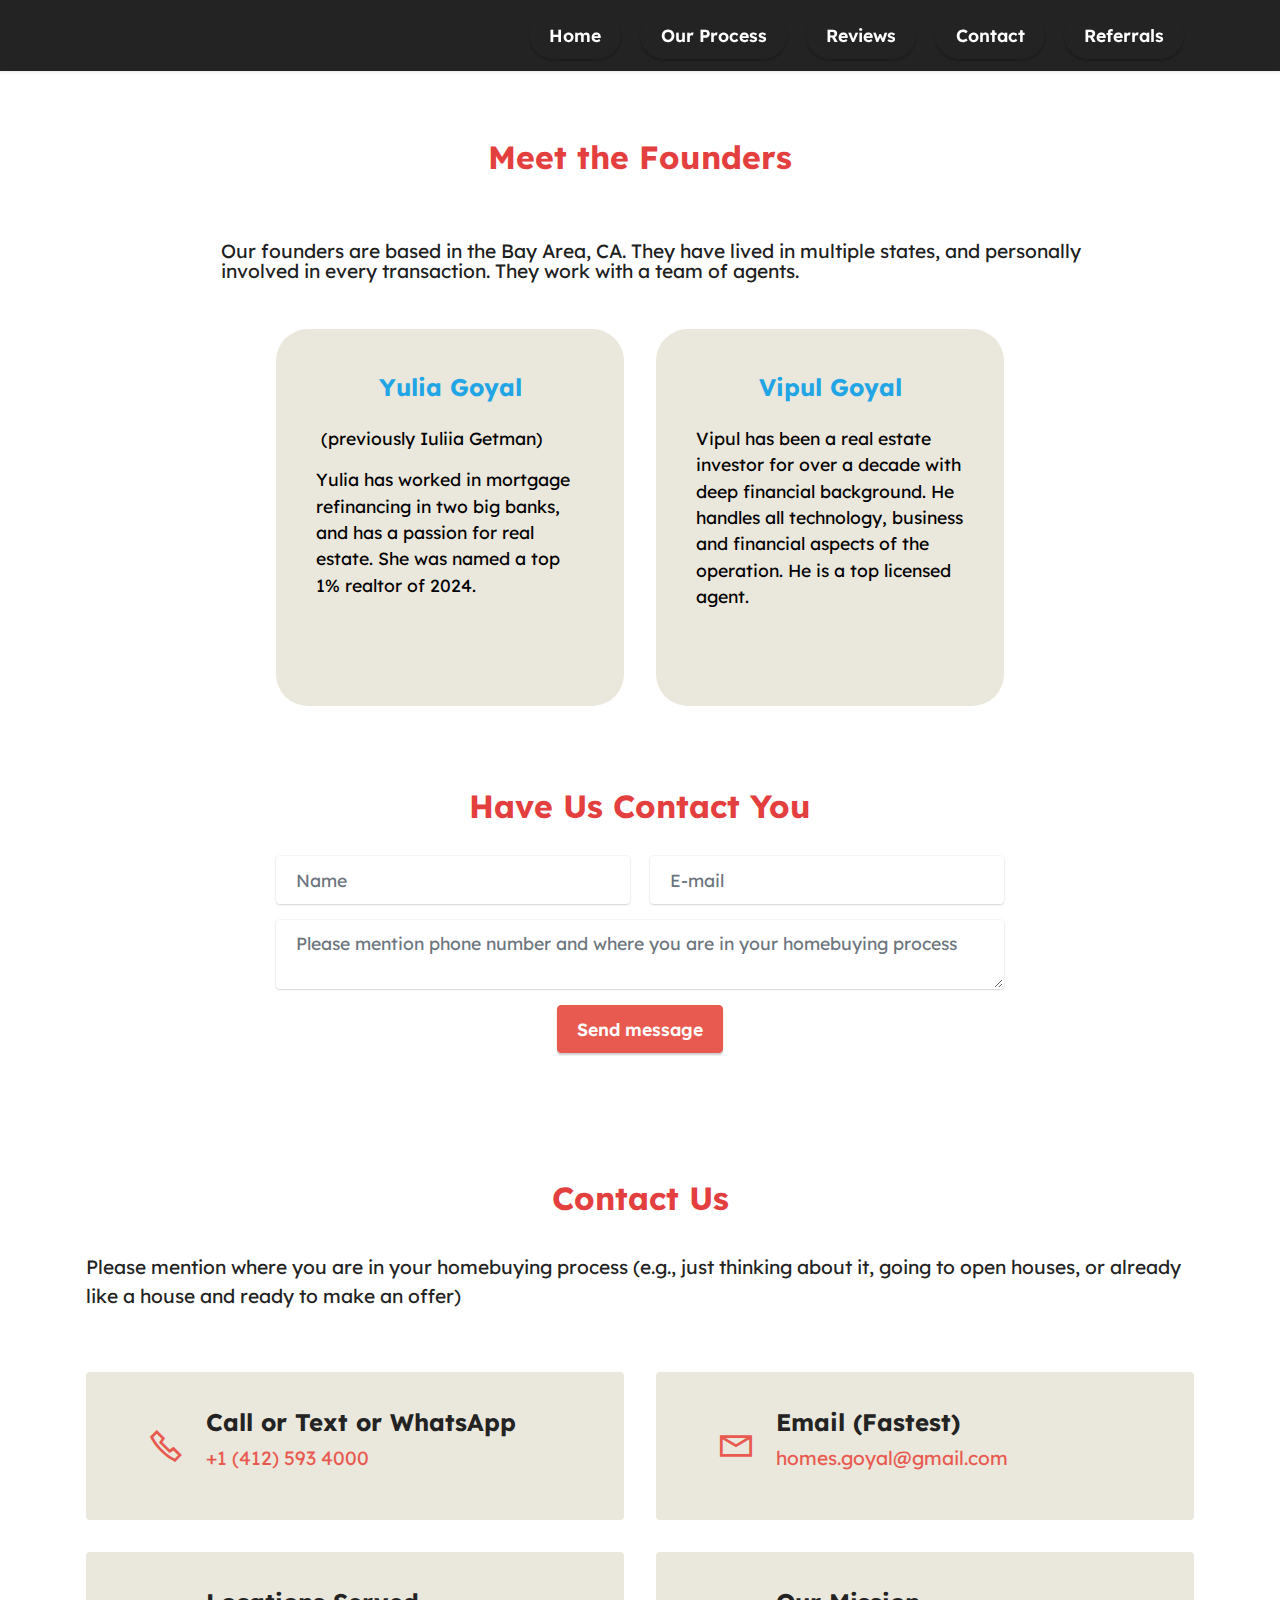
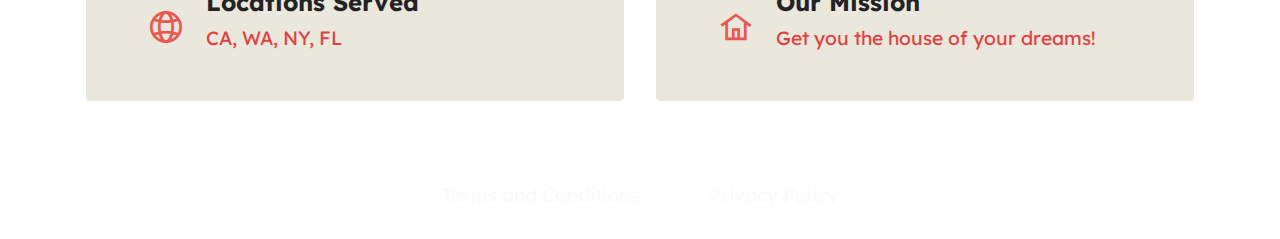
<file: contact.html>
<!DOCTYPE html>
<html  >
<head>
  
  <meta charset="UTF-8">
  <meta http-equiv="X-UA-Compatible" content="IE=edge">
  
  <meta name="viewport" content="width=device-width, initial-scale=1, minimum-scale=1">
  <link rel="shortcut icon" href="assets/images/logo-48x48.png" type="image/x-icon">
  <meta name="description" content="Our founders and Contact">
  
  
  <title>Contact Us</title>
  <link rel="stylesheet" href="assets/web/assets/mobirise-icons2/mobirise2.css">
  <link rel="stylesheet" href="assets/bootstrap/css/bootstrap.min.css">
  <link rel="stylesheet" href="assets/bootstrap/css/bootstrap-grid.min.css">
  <link rel="stylesheet" href="assets/bootstrap/css/bootstrap-reboot.min.css">
  <link rel="stylesheet" href="assets/dropdown/css/style.css">
  <link rel="stylesheet" href="assets/socicon/css/styles.css">
  <link rel="stylesheet" href="assets/theme/css/style.css">
  <link rel="stylesheet" href="assets/recaptcha.css">
  <link rel="preload" href="https://fonts.googleapis.com/css?family=Lexend:100,200,300,400,500,600,700,800,900&display=swap" as="style" onload="this.onload=null;this.rel='stylesheet'">
  <noscript><link rel="stylesheet" href="https://fonts.googleapis.com/css?family=Lexend:100,200,300,400,500,600,700,800,900&display=swap"></noscript>
  <link rel="preload" as="style" href="assets/mobirise/css/mbr-additional.css"><link rel="stylesheet" href="assets/mobirise/css/mbr-additional.css" type="text/css">

  
  
  
</head>
<body>
  
  <section data-bs-version="5.1" class="menu menu2 cid-sFF0ciwnEL" once="menu" id="menu2-j">
    
    <nav class="navbar navbar-dropdown navbar-fixed-top navbar-expand-lg">
        <div class="container">
            <div class="navbar-brand">
                
                
            </div>
            <button class="navbar-toggler" type="button" data-toggle="collapse" data-bs-toggle="collapse" data-target="#navbarSupportedContent" data-bs-target="#navbarSupportedContent" aria-controls="navbarNavAltMarkup" aria-expanded="false" aria-label="Toggle navigation">
                <div class="hamburger">
                    <span></span>
                    <span></span>
                    <span></span>
                    <span></span>
                </div>
            </button>
            <div class="collapse navbar-collapse" id="navbarSupportedContent">
                
                
                <div class="navbar-buttons mbr-section-btn"><a class="btn btn-black display-4" href="index.html">Home</a> <a class="btn btn-black display-4" href="process.html">Our Process</a>  <a class="btn btn-black display-4" href="reviews.html">Reviews</a>  <a class="btn btn-black display-4" href="contact.html">Contact</a>  <a class="btn btn-black display-4" href="referrals.html">Referrals</a></div>
            </div>
        </div>
    </nav>
</section>

<section data-bs-version="5.1" class="content14 cid-uGx3NGucsw" id="content14-2f">
    

    
    
    
    <div class="container">
        <div class="row justify-content-center">
            <div class="col-md-12 col-lg-10">
                    <h3 class="mbr-section-title mbr-fonts-style mb-4 display-2"><strong>Meet the Founders</strong><div><strong>
</strong></div><div><strong>
</strong></div><div><strong>
</strong></div><div><strong>
</strong></div><div><strong>
</strong></div><div><strong> 
</strong></div><div><strong>
</strong></div><div><strong>
</strong></div><div><strong>
</strong></div><div><strong>
</strong></div><div><strong>
</strong></div><div><strong>
</strong></div><div><strong> 
</strong></div><div><strong>
</strong></div><div><strong>
</strong></div><div><strong>
</strong></div><div><strong>
</strong></div><div><strong>
</strong></div><div><strong>
</strong></div><div><strong> 
</strong></div><div><strong>
</strong></div><div><strong>
</strong></div><div><strong>
</strong></div><div><strong>
</strong></div><div><strong>
</strong></div><div><strong>
</strong></div><div><strong> 
</strong></div><div><strong>
</strong></div><div><strong>
</strong></div><div><strong>
</strong></div><div><strong>
</strong></div><div><strong>
</strong></div></h3>
                <ul class="list mbr-fonts-style display-7"><p><span style="font-size: 1.2rem;"><br></span></p><p>Our founders are based in the Bay Area, CA. They have lived in multiple states, and personally involved in every transaction. They work with a team of agents.</p><p>
</p><p>
</p><p>
</p><p>
</p><p>
</p><p>
</p><p>
</p><p>
</p><p>
</p><p>
</p><p>
</p></ul>
            </div>
        </div>
    </div>
</section>

<section data-bs-version="5.1" class="pricing02 ridem5 cid-uGx4ZHpMdI" id="pricing02-2g">
    

    
    

    <div class="container">
        <div class="row">
            <div class="col-12">
                <div class="title-wrapper">
                    
                </div>
            </div>
            <div class="item features-without-image col-12 col-lg-4 item-mb">
                <div class="item-wrapper card">
                    <div class="card-box">
                        
                        <h4 class="item-title mbr-fonts-style display-5"><strong>Yulia Goyal</strong></h4>
                        <ul class="list mbr-fonts-style display-4">
                            <li class="item-wrap">&nbsp;(previously Iuliia Getman)
</li><li class="item-wrap">Yulia has worked in mortgage refinancing in two big banks, and has a passion for real estate. She was named a top 1% realtor of 2024.</li><li class="item-wrap"><strong>
</strong></li>
                        </ul>
                    </div>
                    
                </div>
            </div>
            <div class="item features-without-image col-12 col-lg-4 item-mb">
                <div class="item-wrapper card">
                    <div class="card-box">
                        
                        <h4 class="item-title mbr-fonts-style display-5"><strong>Vipul Goyal</strong></h4>
                        <ul class="list mbr-fonts-style display-4">
                            <li class="item-wrap">Vipul has been a real estate investor for over a decade with deep financial background. He handles all technology, business and financial aspects of the operation. He is a top licensed agent.
</li><li class="item-wrap"><strong><br></strong></li>
                        </ul>
                    </div>
                    
                </div>
            </div>
            
        </div>
    </div>
</section>

<section data-bs-version="5.1" class="form5 cid-tOc3W1GCmy" id="form5-m">
    
    
    <div class="container">
        <div class="mbr-section-head">
            <h3 class="mbr-section-title mbr-fonts-style align-center mb-0 display-2"><strong>Have Us Contact You</strong></h3>
            
        </div>
        <div class="row justify-content-center mt-4">
            <div class="col-lg-8 mx-auto mbr-form" data-form-type="formoid">
                <form action="https://mobirise.eu/" method="POST" class="mbr-form form-with-styler" data-form-title="Form Name"><input type="hidden" name="email" data-form-email="true" value="kpZwxc2QbjkXvjho1LVkHIunbcuVwojjhajbUBvmS4BpHw82ZMO1ROyuR9avc9gr7lVoykecx+AYe0IbACTsXYs0PW+HyCfW7gfD8Yv4djFXutF1TrA/pjIthnoo3NwW.XFoyUz1EHe0PjO0TBNST5QAXASAJXdj5Ypk9SZW/hs9aUGVu/6hpfXkr0lOT/LBI8fxWmJUtb3NVx1CgPyG+N+0boxsCTRI8J+NbBJ8X4LkNAQ8w0iDk07GYDh3QQV6k">
                    <div class="row">
                        <div hidden="hidden" data-form-alert="" class="alert alert-success col-12">Thanks, we will get back to you ASAP! Browse our Client Portal in the meantime with password: SmartClient</div>
                        <div hidden="hidden" data-form-alert-danger="" class="alert alert-danger col-12">
                            Oops...! some problem!
                        </div>
                    </div>
                    <div class="dragArea row">
                        <div class="col-md col-sm-12 form-group mb-3" data-for="name">
                            <input type="text" name="name" placeholder="Name" data-form-field="name" class="form-control" value="" id="name-form5-m">
                        </div>
                        <div class="col-md col-sm-12 form-group mb-3" data-for="email">
                            <input type="email" name="email" placeholder="E-mail" data-form-field="email" class="form-control" value="" id="email-form5-m">
                        </div>
                        
                        <div class="col-12 form-group mb-3" data-for="textarea">
                            <textarea name="textarea" placeholder="Please mention phone number and where you are in your homebuying process " data-form-field="textarea" class="form-control" id="textarea-form5-m"></textarea>
                        </div>
                        <div class="col-lg-12 col-md-12 col-sm-12 align-center mbr-section-btn"><button type="submit" class="btn btn-primary display-4">Send message</button></div>
                    </div>
                </form>
            </div>
        </div>
    </div>
</section>

<section data-bs-version="5.1" class="contacts2 cid-uqvnJE4U1c" id="contacts2-1o">
    <!---->
    
    
    <div class="container">
        <div class="mbr-section-head">
            <h3 class="mbr-section-title mbr-fonts-style align-center mb-0 display-2">
                <strong>Contact Us</strong></h3>
            <h4 class="mbr-section-subtitle mbr-fonts-style align-center mb-0 mt-2 display-7"><br>Please mention where you are in your homebuying process (e.g., just thinking about it, going to open houses, or already like a house and ready to make an offer)
<div>
</div><div><br></div></h4>
        </div>
        <div class="row justify-content-center mt-4">
            <div class="card col-12 col-md-6">
                <div class="card-wrapper">
                    <div class="image-wrapper">
                        <span class="mbr-iconfont mobi-mbri-phone mobi-mbri"></span>
                    </div>
                    <div class="text-wrapper">
                        <h6 class="card-title mbr-fonts-style mb-1 display-5">
                            <strong>Call or Text or WhatsApp</strong></h6>
                        <p class="mbr-text mbr-fonts-style display-7"><a href="tel:+14125934000" class="text-primary">+1&nbsp;(412) 593 4000</a></p>
                    </div>
                </div>
            </div>
            <div class="card col-12 col-md-6">
                <div class="card-wrapper">
                    <div class="image-wrapper">
                        <span class="mbr-iconfont mobi-mbri-letter mobi-mbri"></span>
                    </div>
                    <div class="text-wrapper">
                        <h6 class="card-title mbr-fonts-style mb-1 display-5">
                            <strong>Email (Fastest)</strong></h6>
                        <p class="mbr-text mbr-fonts-style display-7"><a href="mailto:info@site.com" class="text-primary">homes.goyal@gmail.com</a></p>
                    </div>
                </div>
            </div>
            <div class="card col-12 col-md-6">
                <div class="card-wrapper">
                    <div class="image-wrapper">
                        <span class="mbr-iconfont mobi-mbri-globe-2 mobi-mbri"></span>
                    </div>
                    <div class="text-wrapper">
                        <h6 class="card-title mbr-fonts-style mb-1 display-5">
                            <strong>Locations Served</strong></h6>
                        <p class="mbr-text mbr-fonts-style display-7">
                            CA, WA, NY, FL</p>
                    </div>
                </div>
            </div>
            <div class="card col-12 col-md-6">
                <div class="card-wrapper">
                    <div class="image-wrapper">
                        <span class="mbr-iconfont mobi-mbri-home mobi-mbri"></span>
                    </div>
                    <div class="text-wrapper">
                        <h6 class="card-title mbr-fonts-style mb-1 display-5">
                            <strong>Our Mission</strong></h6>
                        <p class="mbr-text mbr-fonts-style display-7">Get you the house of your dreams!</p>
                    </div>
                </div>
            </div>
        </div>
    </div>
</section>

<section data-bs-version="5.1" class="footer7 cid-uO2seOWNnz" once="footers" id="footer7-2y">

    

    

    <div class="container">
        <div class="media-container-row align-center mbr-white">
            <div class="col-12">
                <p class="mbr-text mb-0 mbr-fonts-style display-7"><a href="terms.html" class="text-white" target="_blank">Terms and Conditions</a>&nbsp; &nbsp; &nbsp; &nbsp; &nbsp; &nbsp; &nbsp;&nbsp;<a href="privacy.html" class="text-white" target="_blank">Privacy Policy</a><br>License # CA: 02200834, WA: 25015472, FL: SL3518330, NY: 10401394409. All Rights Reserved.<br>
                </p>
            </div>
        </div>
    </div>
</section>


<script src="assets/bootstrap/js/bootstrap.bundle.min.js"></script>
  <script src="assets/smoothscroll/smooth-scroll.js"></script>
  <script src="assets/ytplayer/index.js"></script>
  <script src="assets/dropdown/js/navbar-dropdown.js"></script>
  <script src="assets/theme/js/script.js"></script>
  <script src="assets/formoid.min.js"></script>
  
  <!-- Default Statcounter code for flatfee
http://flatfee-realtor.com -->
<script type="text/javascript">
var sc_project=13140329; 
var sc_invisible=1; 
var sc_security="04536c4a"; 
</script>
<script type="text/javascript"
src="https://www.statcounter.com/counter/counter.js"
async></script>
<noscript><div class="statcounter"><a title="Web Analytics"
href="https://statcounter.com/" target="_blank"><img
class="statcounter"
src="https://c.statcounter.com/13140329/0/04536c4a/1/"
alt="Web Analytics"
referrerPolicy="no-referrer-when-downgrade"></a></div></noscript>
<!-- End of Statcounter Code -->
  
</body>
</html>
</file>
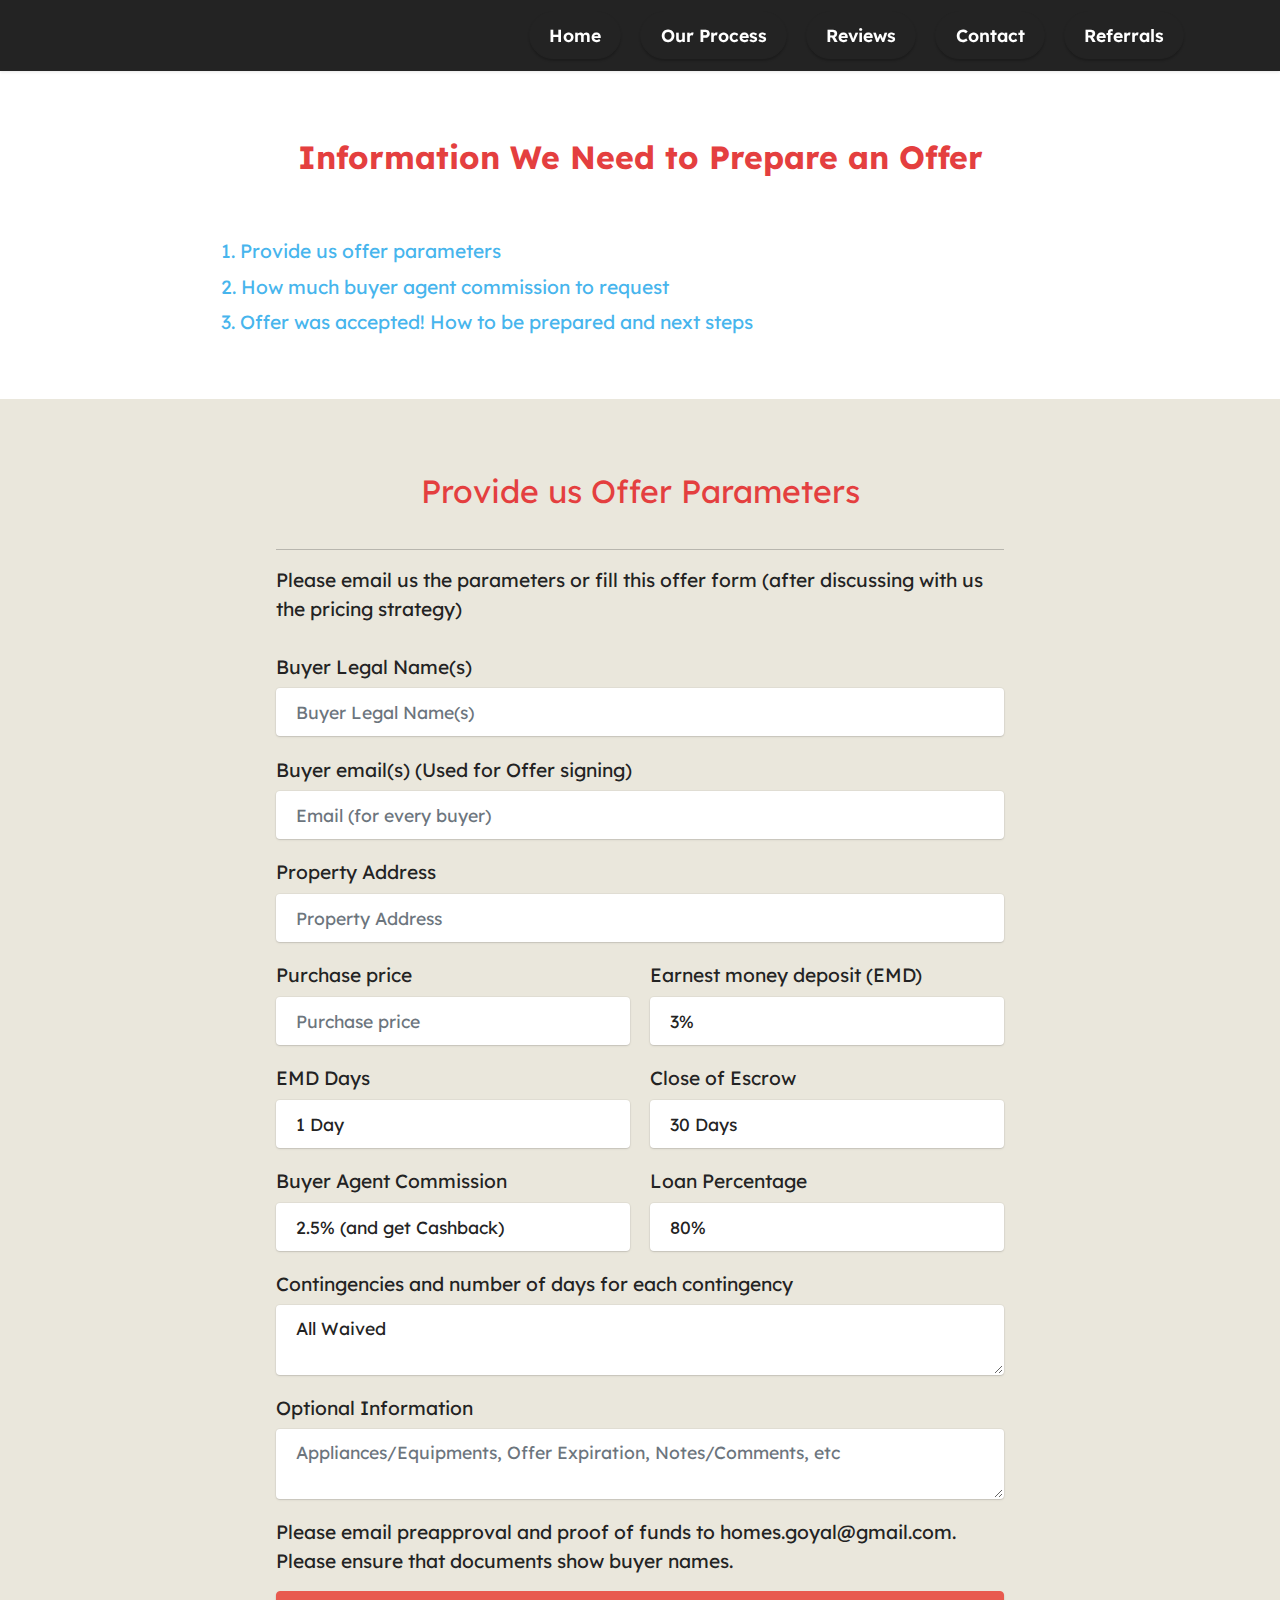
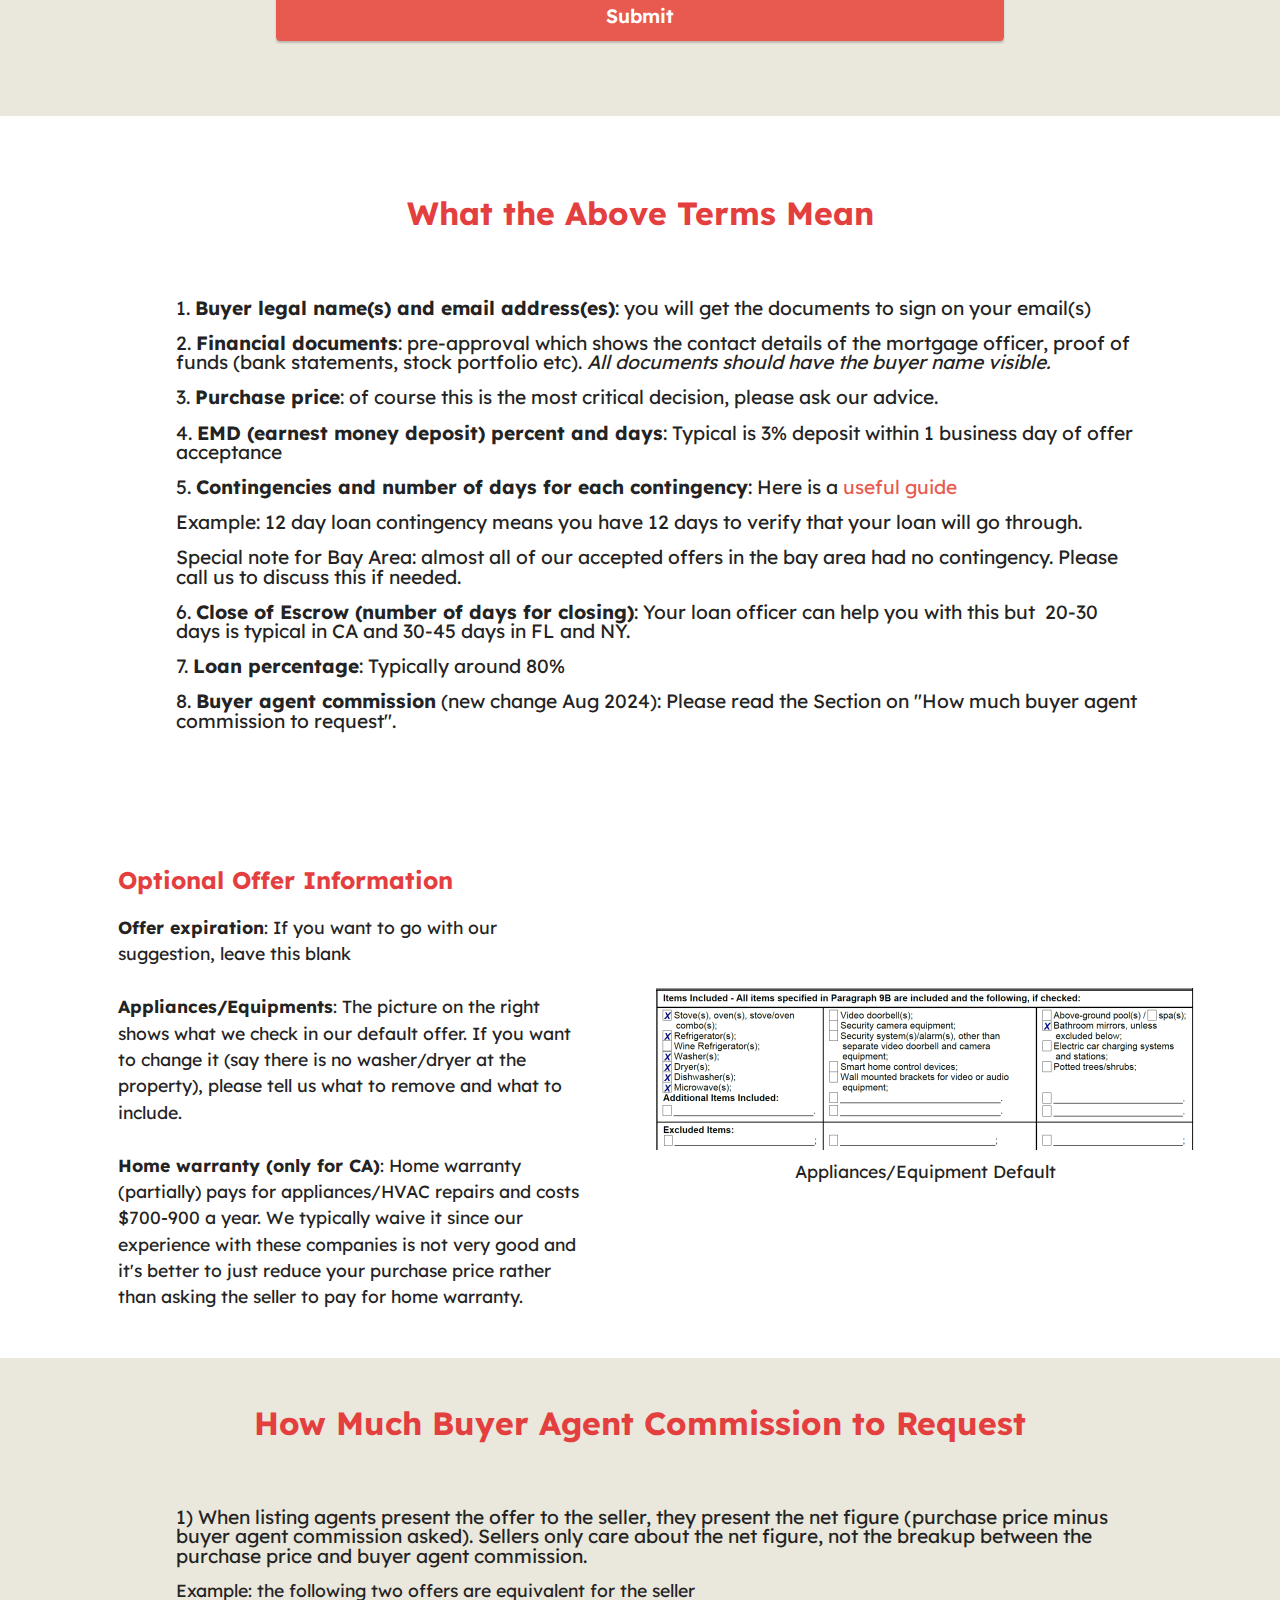
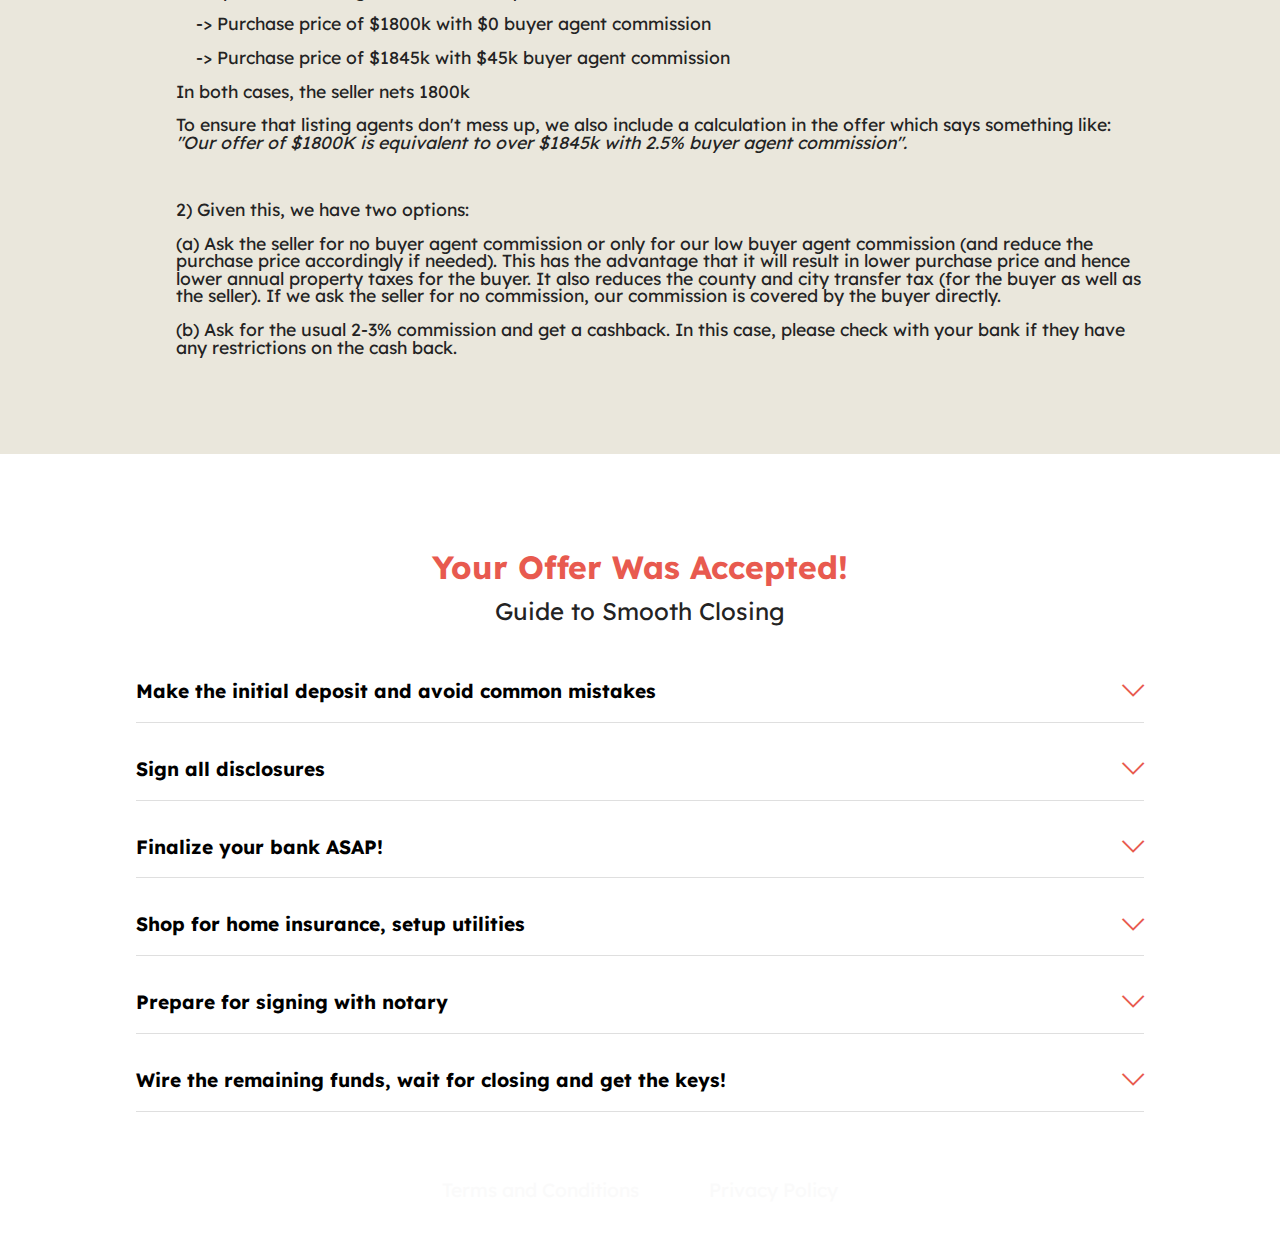
<file: offer.html>
<!DOCTYPE html>
<html  >
<head>
  
  <meta charset="UTF-8">
  <meta http-equiv="X-UA-Compatible" content="IE=edge">
  
  <meta name="viewport" content="width=device-width, initial-scale=1, minimum-scale=1">
  <link rel="shortcut icon" href="assets/images/logo-48x48.png" type="image/x-icon">
  <meta name="description" content="Offer Information">
  
  
  <title>Offer Information</title>
  <link rel="stylesheet" href="assets/web/assets/mobirise-icons2/mobirise2.css">
  <link rel="stylesheet" href="assets/web/assets/mobirise-icons/mobirise-icons.css">
  <link rel="stylesheet" href="assets/bootstrap/css/bootstrap.min.css">
  <link rel="stylesheet" href="assets/bootstrap/css/bootstrap-grid.min.css">
  <link rel="stylesheet" href="assets/bootstrap/css/bootstrap-reboot.min.css">
  <link rel="stylesheet" href="assets/dropdown/css/style.css">
  <link rel="stylesheet" href="assets/socicon/css/styles.css">
  <link rel="stylesheet" href="assets/theme/css/style.css">
  <link rel="stylesheet" href="assets/recaptcha.css">
  <link rel="preload" href="https://fonts.googleapis.com/css?family=Lexend:100,200,300,400,500,600,700,800,900&display=swap" as="style" onload="this.onload=null;this.rel='stylesheet'">
  <noscript><link rel="stylesheet" href="https://fonts.googleapis.com/css?family=Lexend:100,200,300,400,500,600,700,800,900&display=swap"></noscript>
  <link rel="preload" as="style" href="assets/mobirise/css/mbr-additional.css"><link rel="stylesheet" href="assets/mobirise/css/mbr-additional.css" type="text/css">

  
  
  
</head>
<body>
  
  <section data-bs-version="5.1" class="menu menu2 cid-uqyxsKeWBM" once="menu" id="menu2-1p">
    
    <nav class="navbar navbar-dropdown navbar-fixed-top navbar-expand-lg">
        <div class="container">
            <div class="navbar-brand">
                
                
            </div>
            <button class="navbar-toggler" type="button" data-toggle="collapse" data-bs-toggle="collapse" data-target="#navbarSupportedContent" data-bs-target="#navbarSupportedContent" aria-controls="navbarNavAltMarkup" aria-expanded="false" aria-label="Toggle navigation">
                <div class="hamburger">
                    <span></span>
                    <span></span>
                    <span></span>
                    <span></span>
                </div>
            </button>
            <div class="collapse navbar-collapse" id="navbarSupportedContent">
                
                
                <div class="navbar-buttons mbr-section-btn"><a class="btn btn-black display-4" href="index.html">Home</a> <a class="btn btn-black display-4" href="process.html">Our Process</a>  <a class="btn btn-black display-4" href="reviews.html">Reviews</a>  <a class="btn btn-black display-4" href="contact.html">Contact</a>  <a class="btn btn-black display-4" href="referrals.html">Referrals</a></div>
            </div>
        </div>
    </nav>
</section>

<section data-bs-version="5.1" class="content14 cid-uqyEg5wVAO" id="content14-1w">
    

    
    
    
    <div class="container">
        <div class="row justify-content-center">
            <div class="col-md-12 col-lg-10">
                    <h3 class="mbr-section-title mbr-fonts-style mb-4 display-2"><strong>Information We Need to Prepare an Offer</strong></h3>
                <ul class="list mbr-fonts-style display-7"><p><span style="font-size: 1.2rem;"><br></span></p><p><a href="portal.html#formbuilder-27" class="text-info" style="font-size: 1.2rem;">1. Provide us offer parameters</a><br></p><p><span style="font-size: 1.2rem;"><a href="portal.html#formbuilder-27" class="text-primary">
</a></span></p><p><a href="portal.html#content14-1x" class="text-info" style="font-size: 1.2rem;">2. How much buyer agent commission to request</a><br></p><p><a href="portal.html#content16-1v" class="text-info" style="font-size: 1.2rem;">3. Offer was accepted! How to be prepared and next steps</a><br></p><p><br></p><p>
</p><p>
</p><p>
</p><p>
</p><p>
</p><p>
</p><p>
</p><p>
</p><p>
</p><p>
</p><p>
</p></ul>
            </div>
        </div>
    </div>
</section>

<section class="form cid-urlBIslcAd" id="formbuilder-27">
    
    
    <div class="container">
        <div class="row">
            <div class="col-lg-8 mx-auto mbr-form" data-form-type="formoid">
<!--Formbuilder Form-->
<form action="https://mobirise.eu/" method="POST" class="mbr-form form-with-styler" data-form-title="Request Offer"><input type="hidden" name="email" data-form-email="true" value="KyKL+lWvIzh9AuI16+RGcWACE16PZd7tu1dE+osicbfBWUmrEGNCn3QdtYRBM/h2mb/SSwIeae+wadQBVs24HkSHk79TmQdmqXPklE8TMUxdGKTw+fQkE42gwO5ejf8p.YY6yC3J1BIxkj7nmN9WQCymW0MdAsO+I9xo10C+cVBAzG9CcQJnObt3eQ4RBhptjDXYMj0iXyXt1ieLsv523M0qU/V4KpBCh2z6b0PQtkayVfw299bYvmzk2BsiVFTgT">
<div class="form-row">
<div hidden="hidden" data-form-alert="" class="alert alert-success col-12">Thanks, we will work on the offer! Please email preapproval and proof of funds if you didn't.</div>
<div hidden="hidden" data-form-alert-danger="" class="alert alert-danger col-12">Oops...! some problem!</div>
</div>
<div class="dragArea row">
<div class="col-lg-12 col-md-12 col-sm-12">
<h4 class="mbr-fonts-style display-2">Provide us Offer Parameters</h4>
</div>
<div class="col-lg-12 col-md-12 col-sm-12">
<p class="display-5"></p>
</div>
<div class="col-lg-12 col-md-12 col-sm-12">
<hr>
</div>
<div data-for="Name" class="col-lg-12 col-md-12 col-sm-12 form-group">
<label for="Name-formbuilder-27" class="form-control-label mbr-fonts-style display-7">Please email us the parameters or fill this offer form&nbsp;(after discussing with us the pricing strategy)<br><br>Buyer Legal Name(s)</label>
<input type="text" name="Name" placeholder="Buyer Legal Name(s)" data-form-field="Name" class="form-control display-7" value="" id="Name-formbuilder-27">
</div>
<div data-for="text" class="col-lg-12 col-md-12 col-sm-12 form-group">
<label for="text-formbuilder-27" class="form-control-label mbr-fonts-style display-7">Buyer email(s) (Used for Offer signing)</label>
<input type="text" name="text" placeholder="Email (for every buyer)" data-form-field="text" class="form-control display-7" value="" id="text-formbuilder-27">
</div>
<div data-for="Property Address" class="col-lg-12 col-md-12 col-sm-12 form-group">
<label for="Property Address-formbuilder-27" class="form-control-label mbr-fonts-style display-7">Property Address</label>
<input type="tel" name="Property Address" placeholder="Property Address" pattern="*" data-form-field="Property Address" required="required" class="form-control display-7" value="" id="Property Address-formbuilder-27">
</div>
<div class="col-lg-6 col-md-12 col-sm-12 form-group" data-for="Purchase price">
<label for="Purchase price-formbuilder-27" class="form-control-label mbr-fonts-style display-7">Purchase price</label>
<input type="text" name="Purchase price" placeholder="Purchase price" data-form-field="Purchase price" required="required" class="form-control display-7" value="" id="Purchase price-formbuilder-27">
</div>
<div data-for="EMD Amount" class="col-lg-6 col-md-12 col-sm-12 form-group">
<label for="EMD Amount-formbuilder-27" class="form-control-label mbr-fonts-style display-7">Earnest money deposit (EMD)</label>
<input type="text" name="EMD Amount" data-form-field="EMD Amount" class="form-control display-7" value="3%" id="EMD Amount-formbuilder-27">
</div>
<div data-for="EMD Days" class="col-lg-6 col-md-12 col-sm-12 form-group">
<label for="EMD Days-formbuilder-27" class="form-control-label mbr-fonts-style display-7">EMD Days</label>
<input type="text" name="EMD Days" data-form-field="EMD Days" class="form-control display-7" value="1 Day" id="EMD Days-formbuilder-27">
</div>
<div data-for="CoE" class="col-lg-6 col-md-12 col-sm-12 form-group">
<label for="CoE-formbuilder-27" class="form-control-label mbr-fonts-style display-7">Close of Escrow</label>
<input type="text" name="CoE" data-form-field="CoE" class="form-control display-7" value="30 Days" id="CoE-formbuilder-27">
</div>
<div data-for="Buyer Agent Commission" class="col-lg-6 col-md-12 col-sm-12 form-group">
<label for="Buyer Agent Commission-formbuilder-27" class="form-control-label mbr-fonts-style display-7">Buyer Agent Commission</label>
<input type="text" name="Buyer Agent Commission" data-form-field="Buyer Agent Commission" class="form-control display-7" value="2.5% (and get Cashback)" id="Buyer Agent Commission-formbuilder-27">
</div>
<div data-for="Loan" class="col-lg-6 col-md-12 col-sm-12 form-group">
<label for="Loan-formbuilder-27" class="form-control-label mbr-fonts-style display-7">Loan Percentage</label>
<input type="text" name="Loan" data-form-field="Loan" class="form-control display-7" value="80%" id="Loan-formbuilder-27">
</div>
<div data-for="Contingencies" class="col-lg-12 col-md-12 col-sm-12 form-group">
<label for="Contingencies-formbuilder-27" class="form-control-label mbr-fonts-style display-7">Contingencies and number of days for each contingency</label>
<textarea name="Contingencies" data-form-field="Contingencies" class="form-control display-7" value="All Waived" id="Contingencies-formbuilder-27">All Waived</textarea>
</div>
<div data-for="Optional" class="col-lg-12 col-md-12 col-sm-12 form-group">
<label for="Optional-formbuilder-27" class="form-control-label mbr-fonts-style display-7">Optional Information</label>
<textarea name="Optional" placeholder="Appliances/Equipments, Offer Expiration, Notes/Comments, etc" data-form-field="Optional" class="form-control display-7" id="Optional-formbuilder-27"></textarea>
</div>
<div class="col-lg-12 col-md-12 col-sm-12">
<p class="mbr-fonts-style display-7">Please email preapproval and proof of funds to homes.goyal@gmail.com. Please ensure that documents show buyer names.</p>
</div>
<div class="col-lg-12 col-md-12 col-sm-12">
<button type="submit" class="w-100 w-100 w-100 w-100 w-100 w-100 w-100 w-100 w-100 w-100 w-100 btn btn-primary display-7">Submit</button>
</div>
</div>
</form><!--Formbuilder Form-->
</div>
        </div>
    </div>
</section>

<section data-bs-version="5.1" class="content14 cid-uqyLCwW5HF" id="content14-1y">
    

    
    
    
    <div class="container-fluid">
        <div class="row justify-content-center">
            <div class="col-md-12 col-lg-10">
                    <h3 class="mbr-section-title mbr-fonts-style mb-4 display-2"><strong>What the Above Terms Mean</strong><div><strong>
</strong></div><div><strong>
</strong></div><div><strong>
</strong></div><div><strong>
</strong></div><div><strong>
</strong></div><div><strong> 
</strong></div><div><strong>
</strong></div><div><strong>
</strong></div><div><strong>
</strong></div><div><strong>
</strong></div><div><strong>
</strong></div><div><strong>
</strong></div><div><strong> 
</strong></div><div><strong>
</strong></div><div><strong>
</strong></div><div><strong>
</strong></div><div><strong>
</strong></div><div><strong>
</strong></div><div><strong>
</strong></div><div><strong> 
</strong></div><div><strong>
</strong></div><div><strong>
</strong></div><div><strong>
</strong></div><div><strong>
</strong></div><div><strong>
</strong></div><div><strong>
</strong></div><div><strong> 
</strong></div><div><strong>
</strong></div><div><strong>
</strong></div><div><strong>
</strong></div><div><strong>
</strong></div><div><strong>
</strong></div></h3>
                <ul class="list mbr-fonts-style display-7"><p><br></p><p><span style="font-size: 1.2rem;">1. <strong>Buyer legal name(s) and email address(es)</strong>: you will get the documents to sign on your email(s)</span><br></p><p>2. <strong>Financial documents</strong>: pre-approval which shows the contact details of the mortgage officer, proof of funds (bank statements, stock portfolio etc). <em>All documents should have the buyer name visible.
</em></p><p>3. <strong>Purchase price</strong>: of course this is the most critical decision, please ask our advice.</p><p>4. <strong>EMD (earnest money deposit) percent and days</strong>: Typical is 3% deposit within 1 business day of offer acceptance</p><p>5. <strong>Contingencies and number of days for each contingency</strong>: Here is a <a href="https://www.homeward.com/blog/4-common-types-of-home-buying-contingencies" class="text-primary" target="_blank">useful guide</a></p><p><span style="font-size: 1.2rem;">Example: 12 day loan </span><span style="font-size: 19.2px;">contingency</span><span style="font-size: 1.2rem;">&nbsp;means you have 12 days to verify that your loan will go through.</span></p><p><span style="font-size: 1.2rem;">Special note for Bay Area: almost all of our accepted offers in the bay area had no contingency. Please call us to discuss this if needed.</span><br></p><p>6. <strong>Close of Escrow (number of days for closing)</strong>: Your loan officer can help you with this but&nbsp; 20-30 days is typical in CA and 30-45 days in FL and NY.
</p><p>7. <strong>Loan percentage</strong>: Typically around 80%</p><p>8. <strong>Buyer agent commission</strong> (new change Aug 2024): Please read the Section on "How much buyer agent commission to request".</p><p><br></p><p>
</p><p>
</p><p>
</p><p>
</p><p>
</p><p>
</p><p>
</p><p>
</p><p>
</p><p>
</p><p>
</p></ul>
            </div>
        </div>
    </div>
</section>

<section data-bs-version="5.1" class="image2 cid-uqyLUsQIUD" id="image2-23">
    

    
    

    <div class="container">
        <div class="row align-items-center">
            <div class="col-12 col-lg-6">
                <div class="image-wrapper">
                    <img src="assets/images/2024-10-7-1076x324.png" alt="">
                    <p class="mbr-description mbr-fonts-style mt-2 align-center display-4">
                        Appliances/Equipment Default</p>
                </div>
            </div>
            <div class="col-12 col-lg">
                <div class="text-wrapper">
                    <h3 class="mbr-section-title mbr-fonts-style mb-3 display-5">
                        <strong>Optional Offer Information</strong></h3>
                    <p class="mbr-text mbr-fonts-style display-4"><strong>Offer expiration</strong>: If you want to go with our suggestion, leave this blank&nbsp;<br>
<br><strong>Appliances/Equipments</strong>: The picture on the right shows what we check in our default offer. If you want to change it (say there is no washer/dryer at the property), please tell us what to remove and what to include.<br>
<br><strong>Home warranty (only for CA)</strong>: Home warranty&nbsp; (partially) pays for appliances/HVAC repairs and costs $700-900 a year. We typically waive it since our experience with these companies is not very good and it's better to just reduce your purchase price rather than asking the seller to pay for home warranty.<br></p>
                </div>
            </div>
        </div>
    </div>
</section>

<section data-bs-version="5.1" class="content14 cid-uqyLB3Y9Wq" id="content14-1x">
    

    
    
    
    <div class="container-fluid">
        <div class="row justify-content-center">
            <div class="col-md-12 col-lg-10">
                    <h3 class="mbr-section-title mbr-fonts-style mb-4 display-2"><strong>How Much Buyer Agent Commission to Request</strong><div><strong>
</strong></div><div><strong>
</strong></div><div><strong>
</strong></div><div><strong>
</strong></div><div><strong>
</strong></div><div><strong> 
</strong></div><div><strong>
</strong></div><div><strong>
</strong></div><div><strong>
</strong></div><div><strong>
</strong></div><div><strong>
</strong></div><div><strong>
</strong></div><div><strong> 
</strong></div><div><strong>
</strong></div><div><strong>
</strong></div><div><strong>
</strong></div><div><strong>
</strong></div><div><strong>
</strong></div><div><strong>
</strong></div><div><strong> 
</strong></div><div><strong>
</strong></div><div><strong>
</strong></div><div><strong>
</strong></div><div><strong>
</strong></div><div><strong>
</strong></div><div><strong>
</strong></div><div><strong> 
</strong></div><div><strong>
</strong></div><div><strong>
</strong></div><div><strong>
</strong></div><div><strong>
</strong></div><div><strong>
</strong></div></h3>
                <ul class="list mbr-fonts-style display-4"><p><span style="font-size: 1.2rem;"><br></span></p><p><span style="font-size: 1.2rem;">1) When listing agents present the offer to the seller, they present the net figure (purchase price minus buyer agent commission asked). Sellers only care about the net figure, not the breakup between the purchase price and buyer agent commission.</span><br></p><p>Example: the following two offers are equivalent for the seller
</p><p>&nbsp;&nbsp;&nbsp;&nbsp;-&gt; Purchase price of $1800k with $0 buyer agent commission
</p><p>&nbsp; &nbsp; -&gt; Purchase price of $1845k with $45k buyer agent commission
</p><p>In both cases, the seller nets 1800k
</p><p>
</p><p>To ensure that listing agents don't mess up, we also include a calculation in the offer which says something like: <em>"Our offer of $1800K is equivalent to over $1845k with 2.5% buyer agent commission".</em></p><p><br></p><p>2) Given this, we have two options:
</p><p>(a) Ask the seller for no buyer agent commission or only for our low buyer agent commission (and reduce the purchase price accordingly if needed). This has the advantage that it will result in lower purchase price and hence lower annual property taxes for the buyer. It also reduces the county and city transfer tax (for the buyer as well as the seller). If we ask the seller for no commission, our commission is covered by the buyer directly.&nbsp;</p><p>(b) Ask for the usual 2-3% commission and get a cashback. In this case<span style="font-size: 1.1rem;">, please check with your bank if they have any restrictions on the cash back.&nbsp;</span></p><p><br></p><p>
</p><p>
</p><p>
</p><p>
</p><p>
</p><p>
</p><p>
</p><p>
</p><p>
</p><p>
</p><p>
</p><p>
</p></ul>
            </div>
        </div>
    </div>
</section>

<section data-bs-version="5.1" class="content16 cid-uqyAXjdDMS" id="content16-1v">

    

    
    <div class="container-fluid">
        <div class="row justify-content-center">
            <div class="col-12 col-md-10">
                <div class="mbr-section-head align-center mb-4">
                    <h3 class="mbr-section-title mb-0 mbr-fonts-style display-2"><strong>Your Offer Was Accepted!</strong><br></h3>
                    <h4 class="mbr-section-subtitle mb-0 mt-2 mbr-fonts-style display-5">
                       Guide to Smooth Closing</h4>
                </div>
                <div id="bootstrap-accordion_29" class="panel-group accordionStyles accordion" role="tablist" aria-multiselectable="true">
                    <div class="card mb-3">
                        <div class="card-header" role="tab" id="headingOne">
                            <a role="button" class="panel-title collapsed" data-toggle="collapse" data-bs-toggle="collapse" data-core="" href="#collapse1_29" aria-expanded="false" aria-controls="collapse1">
                                <h6 class="panel-title-edit mbr-fonts-style mb-0 display-7"><strong>Make the initial deposit and avoid common mistakes</strong></h6>
                                <span class="sign mbr-iconfont mbri-arrow-down"></span>
                            </a>
                        </div>
                        <div id="collapse1_29" class="panel-collapse noScroll collapse" role="tabpanel" aria-labelledby="headingOne" data-parent="#accordion" data-bs-parent="#bootstrap-accordion_29">
                            <div class="panel-body">
                                <p class="mbr-fonts-style panel-text display-4">Many buyers don't realize that the federal wire system works according to the East Coast time and the same day wire cut off for your bank can be as early as 11am PT if you are in CA.  Please be prepared. The wire instructions will be provided by the escrow officer. Their contact is typically  listed in the disclosures cover sheet.<br> </p>
                            </div>
                        </div>
                    </div>
                    <div class="card mb-3">
                        <div class="card-header" role="tab" id="headingOne">
                            <a role="button" class="panel-title collapsed" data-toggle="collapse" data-bs-toggle="collapse" data-core="" href="#collapse2_29" aria-expanded="false" aria-controls="collapse2">
                                <h6 class="panel-title-edit mbr-fonts-style mb-0 display-7"><strong>Sign all disclosures</strong></h6>
                                <span class="sign mbr-iconfont mbri-arrow-down"></span>
                            </a>
                        </div>
                        <div id="collapse2_29" class="panel-collapse noScroll collapse" role="tabpanel" aria-labelledby="headingOne" data-parent="#accordion" data-bs-parent="#bootstrap-accordion_29">
                            <div class="panel-body">
                                <p class="mbr-fonts-style panel-text display-4">
                                    This step is (not) fun! You will have to sign all disclosures individually.  You can do this either using a tablet/iPad, a PDF editor (we suggest PDFgear which is free), or, by uploading it to your docusign account (but you will need to manually select where you want to put your initial/signature). If a document doesn’t ask for buyer signatures (e.g., an inspection report), you can simply sign the first page to acknowledge you received it. </p>
                            </div>
                        </div>
                    </div>
                    <div class="card mb-3">
                        <div class="card-header" role="tab" id="headingOne">
                            <a role="button" class="panel-title collapsed" data-toggle="collapse" data-bs-toggle="collapse" data-core="" href="#collapse3_29" aria-expanded="false" aria-controls="collapse3">
                                <h6 class="panel-title-edit mbr-fonts-style mb-0 display-7"><strong>Finalize your bank ASAP!</strong></h6>
                                <span class="sign mbr-iconfont mbri-arrow-down"></span>
                            </a>
                        </div>
                        <div id="collapse3_29" class="panel-collapse noScroll collapse" role="tabpanel" aria-labelledby="headingOne" data-parent="#accordion" data-bs-parent="#bootstrap-accordion_29">
                            <div class="panel-body">
                                <p class="mbr-fonts-style panel-text display-4">
                                     Yes, you can shop for rates and go with the bank which is different from the preapproval one. But the bank is the bottleneck in the whole process, so finalize the bank ASAP, confirm that they can handle your close of escrow date, and ask them to order appraisal.&nbsp;</p>
                            </div>
                        </div>
                    </div>
                    <div class="card mb-3">
                        <div class="card-header" role="tab" id="headingOne">
                            <a role="button" class="panel-title collapsed" data-toggle="collapse" data-bs-toggle="collapse" data-core="" href="#collapse4_29" aria-expanded="false" aria-controls="collapse4">
                                <h6 class="panel-title-edit mbr-fonts-style mb-0 display-7"><strong>Shop for home insurance, setup utilities</strong></h6>
                                <span class="sign mbr-iconfont mbri-arrow-down"></span>
                            </a>
                        </div>
                        <div id="collapse4_29" class="panel-collapse noScroll collapse" role="tabpanel" aria-labelledby="headingOne" data-parent="#accordion" data-bs-parent="#bootstrap-accordion_29">
                            <div class="panel-body">
                                <p class="mbr-fonts-style panel-text display-4">
                                    Home insurance will be required by the bank sooner rather than later. You can get quotes online from various brokers. You can also start utilities in your name effective the closing date: electricity, water, internet, trash, etc.</p>
                            </div>
                        </div>
                    </div>
                    <div class="card mb-3">
                        <div class="card-header" role="tab" id="headingOne">
                            <a role="button" class="panel-title collapsed" data-toggle="collapse" data-bs-toggle="collapse" data-core="" href="#collapse5_29" aria-expanded="false" aria-controls="collapse5">
                                <h6 class="panel-title-edit mbr-fonts-style mb-0 display-7"><strong>Prepare for signing with notary</strong></h6>
                                <span class="sign mbr-iconfont mbri-arrow-down"></span>
                            </a>
                        </div>
                        <div id="collapse5_29" class="panel-collapse noScroll collapse" role="tabpanel" aria-labelledby="headingOne" data-parent="#accordion" data-bs-parent="#bootstrap-accordion_29">
                            <div class="panel-body">
                                <p class="mbr-fonts-style panel-text display-4">A few days before the closing, the escrow would set you up with the notary to sign all the documents. A mobile notary can even come to your house and work around your schedule. This is all you need to do. You don’t need to be present for the closing/recording and don’t need to take time off work! PS: You would need a government issued ID for the notary.&nbsp;&nbsp;<br></p>
                            </div>
                        </div>
                    </div>
                    <div class="card mb-3">
                        <div class="card-header" role="tab" id="headingOne">
                            <a role="button" class="panel-title collapsed" data-toggle="collapse" data-bs-toggle="collapse" data-core="" href="#collapse6_29" aria-expanded="false" aria-controls="collapse6">
                                <h6 class="panel-title-edit mbr-fonts-style mb-0 display-7"><strong>Wire the remaining funds, wait for closing and get the keys!</strong></h6>
                                <span class="sign mbr-iconfont mbri-arrow-down"></span>
                            </a>
                        </div>
                        <div id="collapse6_29" class="panel-collapse noScroll collapse" role="tabpanel" aria-labelledby="headingOne" data-parent="#accordion" data-bs-parent="#bootstrap-accordion_29">
                            <div class="panel-body">
                                <p class="mbr-fonts-style panel-text display-4">Wire the remaining funds 1-2 days before the closing (per bank instructions). On the day of closing, escrow does the “recording” which officially transfers the house in your name. After the recording, we will let you know how to get the keys.&nbsp;<br></p>
                            </div>
                        </div>
                    </div>
                </div>
            </div>
        </div>
    </div>
</section>

<section data-bs-version="5.1" class="footer7 cid-uO2seOWNnz" once="footers" id="footer7-2y">

    

    

    <div class="container">
        <div class="media-container-row align-center mbr-white">
            <div class="col-12">
                <p class="mbr-text mb-0 mbr-fonts-style display-7"><a href="terms.html" class="text-white" target="_blank">Terms and Conditions</a>&nbsp; &nbsp; &nbsp; &nbsp; &nbsp; &nbsp; &nbsp;&nbsp;<a href="privacy.html" class="text-white" target="_blank">Privacy Policy</a><br>License # CA: 02200834, WA: 25015472, FL: SL3518330, NY: 10401394409. All Rights Reserved.<br>
                </p>
            </div>
        </div>
    </div>
</section>


<script src="assets/bootstrap/js/bootstrap.bundle.min.js"></script>
  <script src="assets/smoothscroll/smooth-scroll.js"></script>
  <script src="assets/ytplayer/index.js"></script>
  <script src="assets/dropdown/js/navbar-dropdown.js"></script>
  <script src="assets/mbr-switch-arrow/mbr-switch-arrow.js"></script>
  <script src="assets/theme/js/script.js"></script>
  <script src="assets/formoid.min.js"></script>
  
  <!-- Default Statcounter code for flatfee
http://flatfee-realtor.com -->
<script type="text/javascript">
var sc_project=13140329; 
var sc_invisible=1; 
var sc_security="04536c4a"; 
</script>
<script type="text/javascript"
src="https://www.statcounter.com/counter/counter.js"
async></script>
<noscript><div class="statcounter"><a title="Web Analytics"
href="https://statcounter.com/" target="_blank"><img
class="statcounter"
src="https://c.statcounter.com/13140329/0/04536c4a/1/"
alt="Web Analytics"
referrerPolicy="no-referrer-when-downgrade"></a></div></noscript>
<!-- End of Statcounter Code -->
  
</body>
</html>
</file>
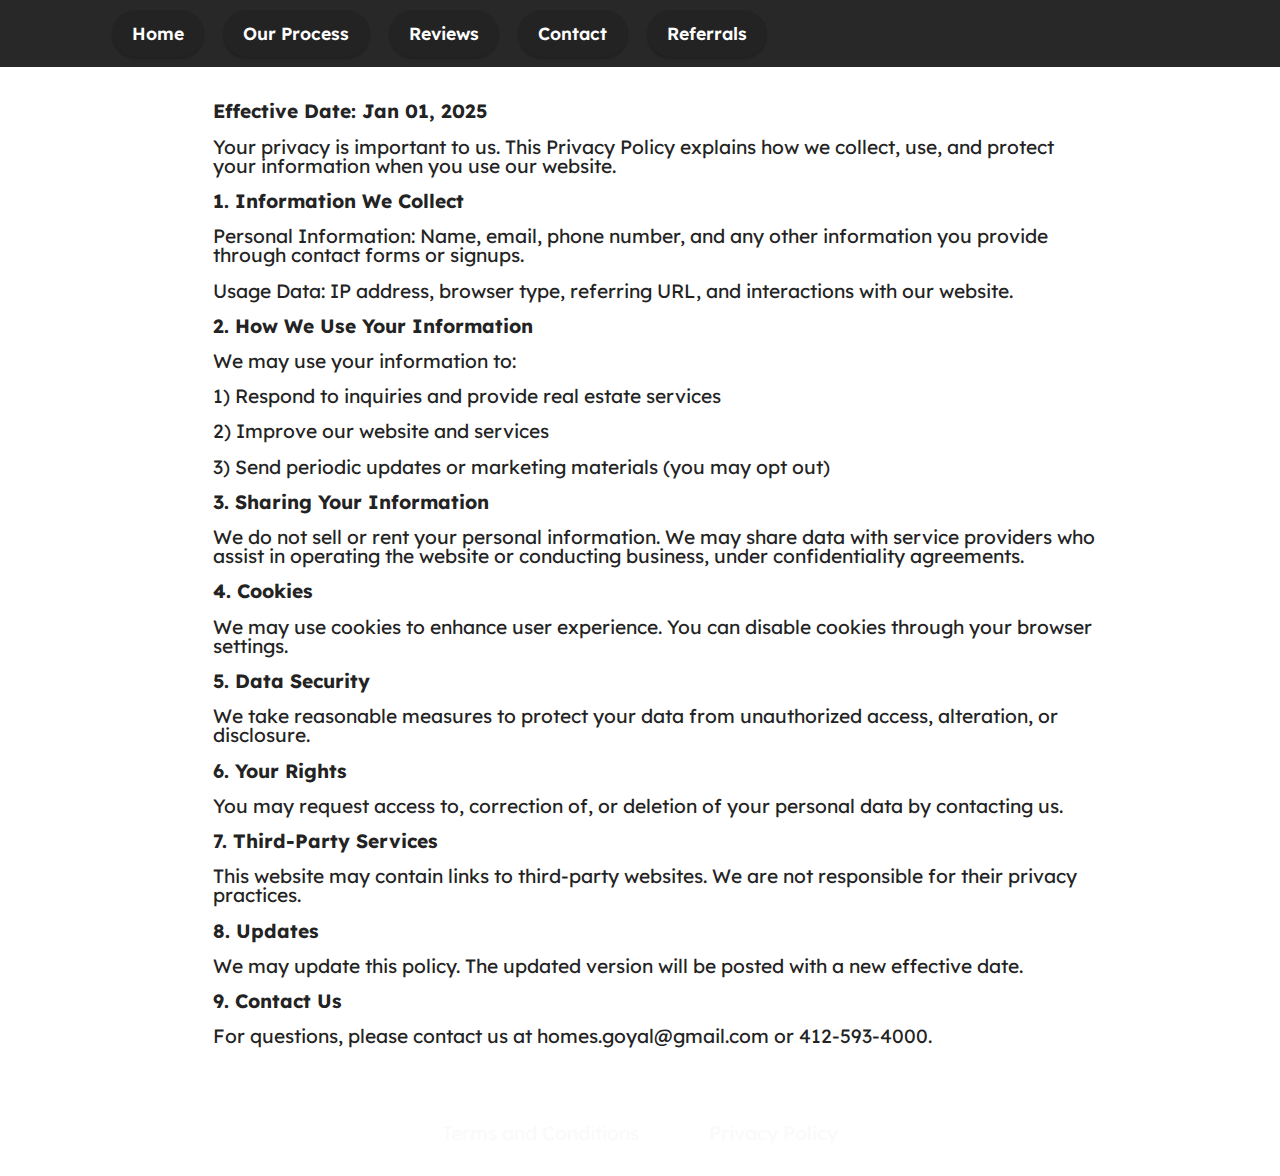
<file: privacy.html>
<!DOCTYPE html>
<html  >
<head>
  
  <meta charset="UTF-8">
  <meta http-equiv="X-UA-Compatible" content="IE=edge">
  
  <meta name="viewport" content="width=device-width, initial-scale=1, minimum-scale=1">
  <link rel="shortcut icon" href="assets/images/logo-48x48.png" type="image/x-icon">
  <meta name="description" content="Privacy Policy">
  
  
  <title>Privacy Policy</title>
  <link rel="stylesheet" href="assets/bootstrap/css/bootstrap.min.css">
  <link rel="stylesheet" href="assets/bootstrap/css/bootstrap-grid.min.css">
  <link rel="stylesheet" href="assets/bootstrap/css/bootstrap-reboot.min.css">
  <link rel="stylesheet" href="assets/dropdown/css/style.css">
  <link rel="stylesheet" href="assets/socicon/css/styles.css">
  <link rel="stylesheet" href="assets/theme/css/style.css">
  <link rel="preload" href="https://fonts.googleapis.com/css?family=Lexend:100,200,300,400,500,600,700,800,900&display=swap" as="style" onload="this.onload=null;this.rel='stylesheet'">
  <noscript><link rel="stylesheet" href="https://fonts.googleapis.com/css?family=Lexend:100,200,300,400,500,600,700,800,900&display=swap"></noscript>
  <link rel="preload" as="style" href="assets/mobirise/css/mbr-additional.css"><link rel="stylesheet" href="assets/mobirise/css/mbr-additional.css" type="text/css">

  
  
  
</head>
<body>
  
  <section data-bs-version="5.1" class="menu menu2 cid-uO2pjcHiNq" once="menu" id="menu2-2v">
    
    <nav class="navbar navbar-dropdown navbar-fixed-top navbar-expand-lg">
        <div class="container">
            <div class="navbar-brand">
                
                
            </div>
            <button class="navbar-toggler" type="button" data-toggle="collapse" data-bs-toggle="collapse" data-target="#navbarSupportedContent" data-bs-target="#navbarSupportedContent" aria-controls="navbarNavAltMarkup" aria-expanded="false" aria-label="Toggle navigation">
                <div class="hamburger">
                    <span></span>
                    <span></span>
                    <span></span>
                    <span></span>
                </div>
            </button>
            <div class="collapse navbar-collapse" id="navbarSupportedContent">
                
                
                <div class="navbar-buttons mbr-section-btn"><a class="btn btn-black display-4" href="index.html">Home</a> <a class="btn btn-black display-4" href="process.html">Our Process</a>  <a class="btn btn-black display-4" href="reviews.html">Reviews</a>  <a class="btn btn-black display-4" href="contact.html">Contact</a>  <a class="btn btn-black display-4" href="referrals.html">Referrals</a></div>
            </div>
        </div>
    </nav>
</section>

<section data-bs-version="5.1" class="content14 cid-uO2pjef6Nm" id="content14-2w">
    

    
    
    
    <div class="container">
        <div class="row justify-content-center">
            <div class="col-md-12 col-lg-10">
                    <h3 class="mbr-section-title mbr-fonts-style mb-4 display-2"><strong>Privacy Policy</strong><div><strong>
</strong></div><div><strong>
</strong></div><div><strong>
</strong></div><div><strong>
</strong></div><div><strong>
</strong></div><div><strong> 
</strong></div><div><strong>
</strong></div><div><strong>
</strong></div><div><strong>
</strong></div><div><strong>
</strong></div><div><strong>
</strong></div><div><strong>
</strong></div><div><strong> 
</strong></div><div><strong>
</strong></div><div><strong>
</strong></div><div><strong>
</strong></div><div><strong>
</strong></div><div><strong>
</strong></div><div><strong>
</strong></div><div><strong> 
</strong></div><div><strong>
</strong></div><div><strong>
</strong></div><div><strong>
</strong></div><div><strong>
</strong></div><div><strong>
</strong></div><div><strong>
</strong></div><div><strong> 
</strong></div><div><strong>
</strong></div><div><strong>
</strong></div><div><strong>
</strong></div><div><strong>
</strong></div><div><strong>
</strong></div></h3>
                <ul class="list mbr-fonts-style display-7"><p><strong><br></strong></p><p><strong>Effective Date: Jan 01, 2025
</strong></p><p><span style="font-size: 1.2rem;">Your privacy is important to us. This Privacy Policy explains how we collect, use, and protect your information when you use our website.</span><br></p><p><strong>1. Information We Collect
</strong></p><p>Personal Information: Name, email, phone number, and any other information you provide through contact forms or signups.
</p><p>Usage Data: IP address, browser type, referring URL, and interactions with our website.
</p><p><strong>2. How We Use Your Information
</strong></p><p>We may use your information to:
</p><p>1) Respond to inquiries and provide real estate services
</p><p>2) Improve our website and services
</p><p>3) Send periodic updates or marketing materials (you may opt out)
</p><p><strong>3. Sharing Your Information
</strong></p><p>We do not sell or rent your personal information. We may share data with service providers who assist in operating the website or conducting business, under confidentiality agreements.
</p><p><strong>4. Cookies
</strong></p><p>We may use cookies to enhance user experience. You can disable cookies through your browser settings.
</p><p><strong>5. Data Security
</strong></p><p>We take reasonable measures to protect your data from unauthorized access, alteration, or disclosure.
</p><p><strong>6. Your Rights
</strong></p><p>You may request access to, correction of, or deletion of your personal data by contacting us.
</p><p><strong>7. Third-Party Services
</strong></p><p>This website may contain links to third-party websites. We are not responsible for their privacy practices.
</p><p><strong>8. Updates
</strong></p><p>We may update this policy. The updated version will be posted with a new effective date.
</p><p><strong>9. Contact Us
</strong></p><p>For questions, please contact us at homes.goyal@gmail.com or 412-593-4000.
</p><p><br></p><p>
</p><p>
</p><p>
</p><p>
</p><p>
</p><p>
</p><p>
</p><p>
</p><p>
</p><p>
</p><p>
</p><p>
</p><p>
</p><p>
</p><p><strong>
</strong></p><p><strong>
</strong></p><p><strong>
</strong></p><p><strong>
</strong></p><p><strong>
</strong></p><p><strong>
</strong></p><p><strong>
</strong></p><p><strong>
</strong></p><p><strong>
</strong></p><p><strong>
</strong></p><p><strong>
</strong></p><p><strong>
</strong></p><p><strong>
</strong></p><p><strong>
</strong></p><p><strong>
</strong></p><p><strong>
</strong></p><p><strong>
</strong></p><p><strong>
</strong></p><p><strong>
</strong></p><p><strong>
</strong></p><p><strong>
</strong></p><p><strong>
</strong></p><p><strong>
</strong></p><p><strong>
</strong></p><p><strong>
</strong></p><p><strong>
</strong></p><p><strong>
</strong></p><p><strong>
</strong></p><p>
</p><p>
</p><p>
</p><p>
</p><p>
</p><p>
</p><p>
</p><p>
</p><p>
</p><p>
</p><p>
</p></ul>
            </div>
        </div>
    </div>
</section>

<section data-bs-version="5.1" class="footer7 cid-uO2seOWNnz" once="footers" id="footer7-2y">

    

    

    <div class="container">
        <div class="media-container-row align-center mbr-white">
            <div class="col-12">
                <p class="mbr-text mb-0 mbr-fonts-style display-7"><a href="terms.html" class="text-white" target="_blank">Terms and Conditions</a>&nbsp; &nbsp; &nbsp; &nbsp; &nbsp; &nbsp; &nbsp;&nbsp;<a href="privacy.html" class="text-white" target="_blank">Privacy Policy</a><br>License # CA: 02200834, WA: 25015472, FL: SL3518330, NY: 10401394409. All Rights Reserved.<br>
                </p>
            </div>
        </div>
    </div>
</section>


<script src="assets/bootstrap/js/bootstrap.bundle.min.js"></script>
  <script src="assets/smoothscroll/smooth-scroll.js"></script>
  <script src="assets/ytplayer/index.js"></script>
  <script src="assets/dropdown/js/navbar-dropdown.js"></script>
  <script src="assets/theme/js/script.js"></script>
  
  <!-- Default Statcounter code for flatfee
http://flatfee-realtor.com -->
<script type="text/javascript">
var sc_project=13140329; 
var sc_invisible=1; 
var sc_security="04536c4a"; 
</script>
<script type="text/javascript"
src="https://www.statcounter.com/counter/counter.js"
async></script>
<noscript><div class="statcounter"><a title="Web Analytics"
href="https://statcounter.com/" target="_blank"><img
class="statcounter"
src="https://c.statcounter.com/13140329/0/04536c4a/1/"
alt="Web Analytics"
referrerPolicy="no-referrer-when-downgrade"></a></div></noscript>
<!-- End of Statcounter Code -->
  
</body>
</html>
</file>
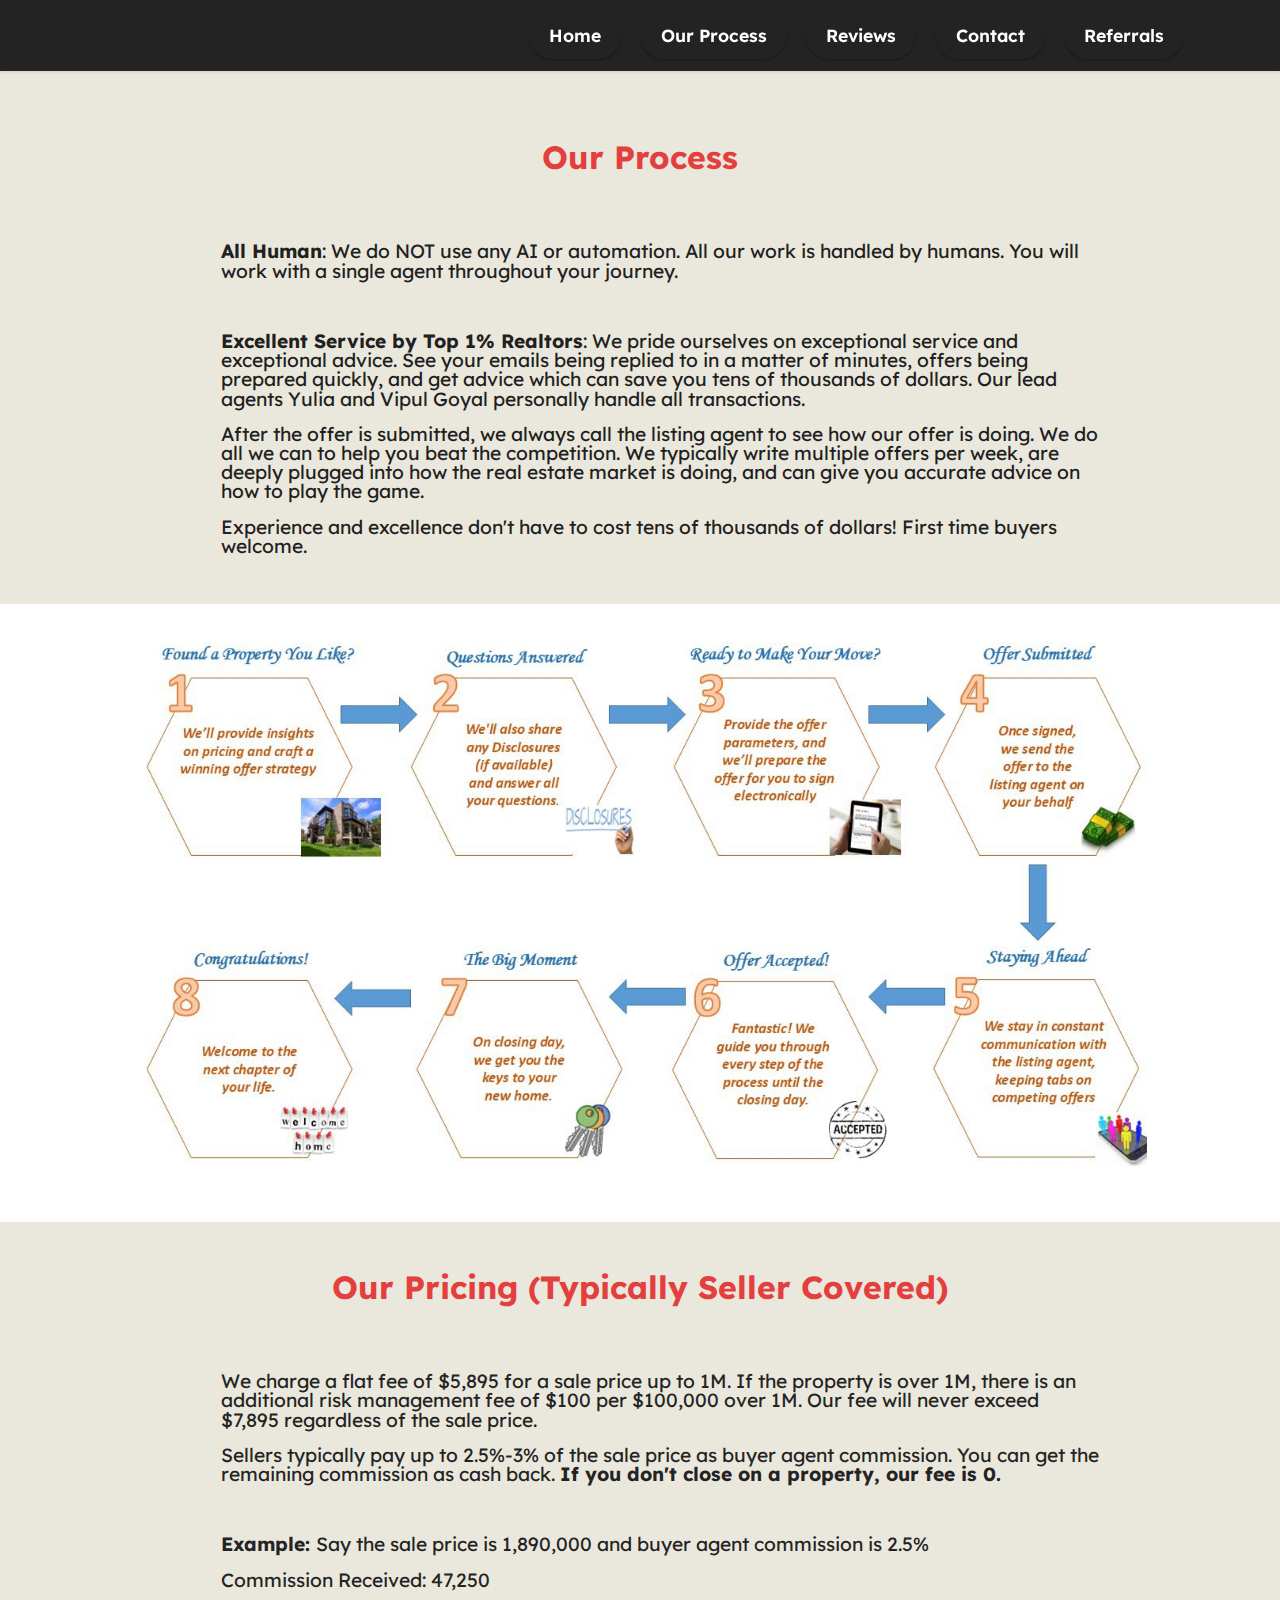
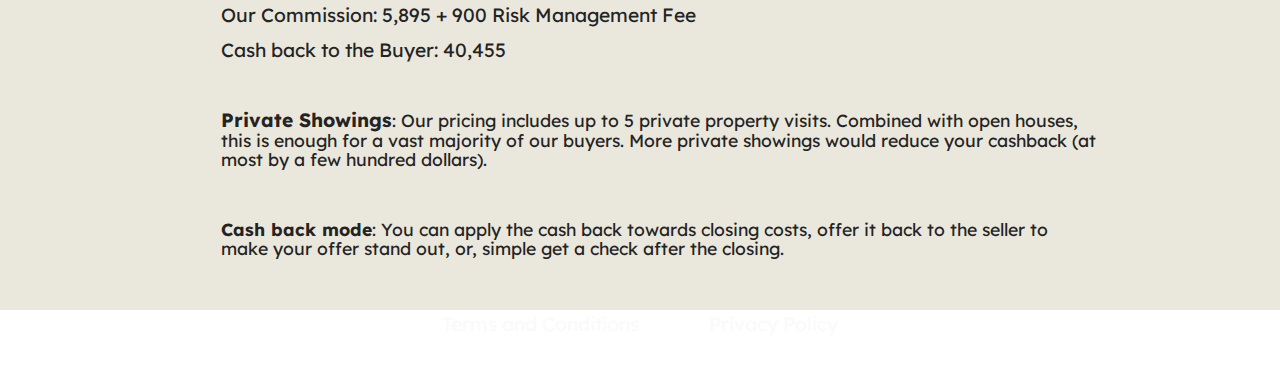
<file: process.html>
<!DOCTYPE html>
<html  >
<head>
  
  <meta charset="UTF-8">
  <meta http-equiv="X-UA-Compatible" content="IE=edge">
  
  <meta name="viewport" content="width=device-width, initial-scale=1, minimum-scale=1">
  <link rel="shortcut icon" href="assets/images/logo-48x48.png" type="image/x-icon">
  <meta name="description" content="Our process and fee structure">
  
  
  <title>Our Process</title>
  <link rel="stylesheet" href="assets/bootstrap/css/bootstrap.min.css">
  <link rel="stylesheet" href="assets/bootstrap/css/bootstrap-grid.min.css">
  <link rel="stylesheet" href="assets/bootstrap/css/bootstrap-reboot.min.css">
  <link rel="stylesheet" href="assets/dropdown/css/style.css">
  <link rel="stylesheet" href="assets/socicon/css/styles.css">
  <link rel="stylesheet" href="assets/theme/css/style.css">
  <link rel="preload" href="https://fonts.googleapis.com/css?family=Lexend:100,200,300,400,500,600,700,800,900&display=swap" as="style" onload="this.onload=null;this.rel='stylesheet'">
  <noscript><link rel="stylesheet" href="https://fonts.googleapis.com/css?family=Lexend:100,200,300,400,500,600,700,800,900&display=swap"></noscript>
  <link rel="preload" as="style" href="assets/mobirise/css/mbr-additional.css"><link rel="stylesheet" href="assets/mobirise/css/mbr-additional.css" type="text/css">

  
  
  
</head>
<body>
  
  <section data-bs-version="5.1" class="menu menu2 cid-sFF0ciwnEL" once="menu" id="menu2-f">
    
    <nav class="navbar navbar-dropdown navbar-fixed-top navbar-expand-lg">
        <div class="container">
            <div class="navbar-brand">
                
                
            </div>
            <button class="navbar-toggler" type="button" data-toggle="collapse" data-bs-toggle="collapse" data-target="#navbarSupportedContent" data-bs-target="#navbarSupportedContent" aria-controls="navbarNavAltMarkup" aria-expanded="false" aria-label="Toggle navigation">
                <div class="hamburger">
                    <span></span>
                    <span></span>
                    <span></span>
                    <span></span>
                </div>
            </button>
            <div class="collapse navbar-collapse" id="navbarSupportedContent">
                
                
                <div class="navbar-buttons mbr-section-btn"><a class="btn btn-black display-4" href="index.html">Home</a> <a class="btn btn-black display-4" href="process.html">Our Process</a>  <a class="btn btn-black display-4" href="reviews.html">Reviews</a>  <a class="btn btn-black display-4" href="contact.html">Contact</a>  <a class="btn btn-black display-4" href="referrals.html">Referrals</a></div>
            </div>
        </div>
    </nav>
</section>

<section data-bs-version="5.1" class="content14 cid-tOc296Egf6" id="content14-l">
    

    
    
    
    <div class="container">
        <div class="row justify-content-center">
            <div class="col-md-12 col-lg-10">
                    <h3 class="mbr-section-title mbr-fonts-style mb-4 display-2"><strong>Our Process</strong><div><strong>
</strong></div><div><strong>
</strong></div><div><strong>
</strong></div><div><strong>
</strong></div><div><strong>
</strong></div><div><strong> 
</strong></div><div><strong>
</strong></div><div><strong>
</strong></div><div><strong>
</strong></div><div><strong>
</strong></div><div><strong>
</strong></div><div><strong>
</strong></div><div><strong> 
</strong></div><div><strong>
</strong></div><div><strong>
</strong></div><div><strong>
</strong></div><div><strong>
</strong></div><div><strong>
</strong></div><div><strong>
</strong></div><div><strong> 
</strong></div><div><strong>
</strong></div><div><strong>
</strong></div><div><strong>
</strong></div><div><strong>
</strong></div><div><strong>
</strong></div><div><strong>
</strong></div><div><strong> 
</strong></div><div><strong>
</strong></div><div><strong>
</strong></div><div><strong>
</strong></div><div><strong>
</strong></div><div><strong>
</strong></div></h3>
                <ul class="list mbr-fonts-style display-7"><p><strong><br></strong></p><p><strong>All Human</strong><span style="font-size: 1.2rem;">: We do NOT use any AI or automation. All our work is handled by humans. You will work with a single agent throughout your journey.</span><br></p><p><br></p><p><strong>Excellent Service by Top 1% Realtors</strong>: We pride ourselves on exceptional service and exceptional advice.&nbsp;See your emails being replied to in a matter of minutes, offers being prepared quickly, and get advice which can save you tens of thousands of dollars. Our lead agents Yulia and Vipul Goyal personally handle all transactions.</p><p><span style="font-size: 1.2rem;">After the offer is submitted, we always call the listing agent to see how our offer is doing. We do all we can to help you beat the competition. We typically write multiple offers per week, are deeply plugged into how the real estate market is doing, and can give you accurate advice on how to play the game. </span></p><p><span style="font-size: 1.2rem;">Experience and excellence don't have to cost tens of thousands of dollars! First time buyers welcome.&nbsp;</span><br></p><p>
</p><p>
</p><p>
</p><p>
</p><p>
</p><p>
</p><p>
</p><p>
</p><p>
</p><p>
</p><p>
</p></ul>
            </div>
        </div>
    </div>
</section>

<section data-bs-version="5.1" class="image3 cid-uGw9LnW5Gb" id="image3-2b">
    

    
    

    <div class="container">
        <div class="row justify-content-center">
            <div class="col-12 col-lg-11">
                <div class="image-wrapper">
                    <img src="assets/images/process-1280x720.jpg" alt="Our Process">
                    
                </div>
            </div>
        </div>
    </div>
</section>

<section data-bs-version="5.1" class="content14 cid-uqvg4fMUac" id="content14-1m">
    

    
    
    
    <div class="container">
        <div class="row justify-content-center">
            <div class="col-md-12 col-lg-10">
                    <h3 class="mbr-section-title mbr-fonts-style mb-4 display-2"><strong>Our Pricing (Typically Seller Covered)</strong><div><strong>
</strong></div><div><strong>
</strong></div><div><strong>
</strong></div><div><strong>
</strong></div><div><strong>
</strong></div><div><strong> 
</strong></div><div><strong>
</strong></div><div><strong>
</strong></div><div><strong>
</strong></div><div><strong>
</strong></div><div><strong>
</strong></div><div><strong>
</strong></div><div><strong> 
</strong></div><div><strong>
</strong></div><div><strong>
</strong></div><div><strong>
</strong></div><div><strong>
</strong></div><div><strong>
</strong></div><div><strong>
</strong></div><div><strong> 
</strong></div><div><strong>
</strong></div><div><strong>
</strong></div><div><strong>
</strong></div><div><strong>
</strong></div><div><strong>
</strong></div><div><strong>
</strong></div><div><strong> 
</strong></div><div><strong>
</strong></div><div><strong>
</strong></div><div><strong>
</strong></div><div><strong>
</strong></div><div><strong>
</strong></div></h3>
                <ul class="list mbr-fonts-style display-7"><p><span style="font-size: 1.2rem;"><br></span></p><p><span style="font-size: 1.2rem;">We charge a flat fee of $5,895 for a sale price up to 1M. If the property is over 1M, there is an additional risk management fee of $100 per $100,000 over 1M. Our fee will never exceed $7,895 regardless of the sale price.</span></p><p><span style="font-size: 1.2rem;">Sellers typically pay up to 2.5%-3% of the sale price as buyer agent commission. You can get the remaining commission as cash back. <strong>If you don't close on a property, our fee is 0.</strong></span><br></p><p><span style="font-size: 1.2rem;">
</span></p><p><strong><br></strong></p><p><strong>Example:&nbsp;</strong><span style="font-size: 1.2rem;">Say the sale price is 1,890,000 and b</span><span style="font-size: 1.2rem;">uyer agent commission is 2.5%</span></p><p>Commission Received: 47,250
</p><p>Our Commission: 5,895 + 900 Risk Management Fee
</p><p>Cash back to the Buyer: 40,455</p><p><br></p><p><strong>Private Showings</strong><span style="font-size: 17.6px;">: Our pricing includes up to 5 private  property visits. Combined with open houses, this is enough for a vast majority of our buyers. More private showings would reduce your cashback (at most by a few hundred dollars).</span></p><p><br></p><p><span style="font-size: 1.1rem;"><strong>Cash back mode</strong>: You can apply the cash back towards closing costs, offer it back to the seller to make your offer stand out, or, simple get a check after the closing.
</span></p><p><span style="font-size: 1.1rem;"><br></span></p><p><span style="font-size: 1.1rem;">
</span></p><p><span style="font-size: 1.1rem;">
</span></p><p><span style="font-size: 1.1rem;">
</span></p><p>
</p><p>
</p><p>
</p><p>
</p><p>
</p><p>
</p><p>
</p><p>
</p><p>
</p><p>
</p><p>
</p></ul>
            </div>
        </div>
    </div>
</section>

<section data-bs-version="5.1" class="footer7 cid-uO2seOWNnz" once="footers" id="footer7-2y">

    

    

    <div class="container">
        <div class="media-container-row align-center mbr-white">
            <div class="col-12">
                <p class="mbr-text mb-0 mbr-fonts-style display-7"><a href="terms.html" class="text-white" target="_blank">Terms and Conditions</a>&nbsp; &nbsp; &nbsp; &nbsp; &nbsp; &nbsp; &nbsp;&nbsp;<a href="privacy.html" class="text-white" target="_blank">Privacy Policy</a><br>License # CA: 02200834, WA: 25015472, FL: SL3518330, NY: 10401394409. All Rights Reserved.<br>
                </p>
            </div>
        </div>
    </div>
</section>


<script src="assets/bootstrap/js/bootstrap.bundle.min.js"></script>
  <script src="assets/smoothscroll/smooth-scroll.js"></script>
  <script src="assets/ytplayer/index.js"></script>
  <script src="assets/dropdown/js/navbar-dropdown.js"></script>
  <script src="assets/theme/js/script.js"></script>
  
  <!-- Default Statcounter code for flatfee
http://flatfee-realtor.com -->
<script type="text/javascript">
var sc_project=13140329; 
var sc_invisible=1; 
var sc_security="04536c4a"; 
</script>
<script type="text/javascript"
src="https://www.statcounter.com/counter/counter.js"
async></script>
<noscript><div class="statcounter"><a title="Web Analytics"
href="https://statcounter.com/" target="_blank"><img
class="statcounter"
src="https://c.statcounter.com/13140329/0/04536c4a/1/"
alt="Web Analytics"
referrerPolicy="no-referrer-when-downgrade"></a></div></noscript>
<!-- End of Statcounter Code -->
  
</body>
</html>
</file>
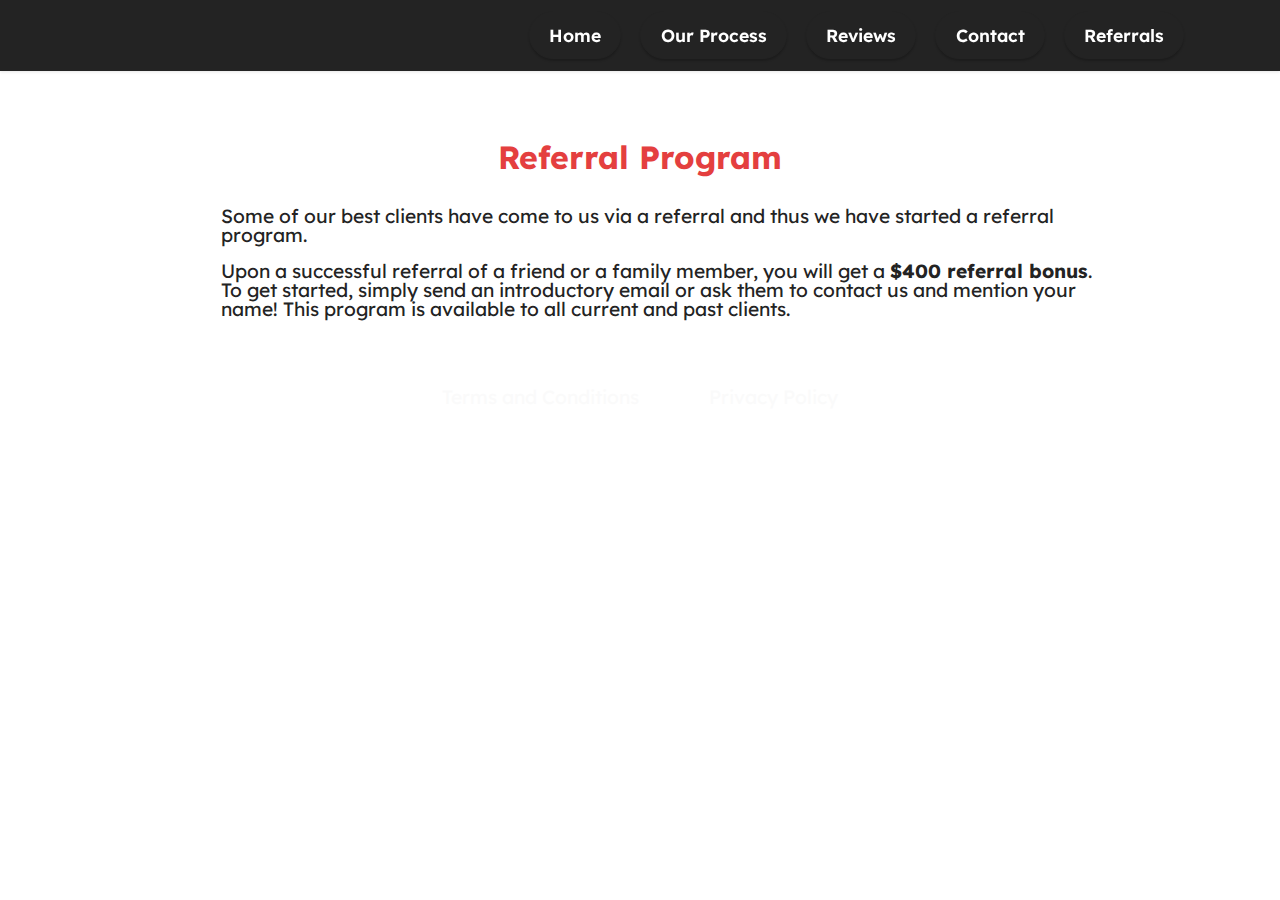
<file: referrals.html>
<!DOCTYPE html>
<html  >
<head>
  
  <meta charset="UTF-8">
  <meta http-equiv="X-UA-Compatible" content="IE=edge">
  
  <meta name="viewport" content="width=device-width, initial-scale=1, minimum-scale=1">
  <link rel="shortcut icon" href="assets/images/logo-48x48.png" type="image/x-icon">
  <meta name="description" content="Referral Program">
  
  
  <title>Referrals</title>
  <link rel="stylesheet" href="assets/bootstrap/css/bootstrap.min.css">
  <link rel="stylesheet" href="assets/bootstrap/css/bootstrap-grid.min.css">
  <link rel="stylesheet" href="assets/bootstrap/css/bootstrap-reboot.min.css">
  <link rel="stylesheet" href="assets/dropdown/css/style.css">
  <link rel="stylesheet" href="assets/socicon/css/styles.css">
  <link rel="stylesheet" href="assets/theme/css/style.css">
  <link rel="preload" href="https://fonts.googleapis.com/css?family=Lexend:100,200,300,400,500,600,700,800,900&display=swap" as="style" onload="this.onload=null;this.rel='stylesheet'">
  <noscript><link rel="stylesheet" href="https://fonts.googleapis.com/css?family=Lexend:100,200,300,400,500,600,700,800,900&display=swap"></noscript>
  <link rel="preload" as="style" href="assets/mobirise/css/mbr-additional.css"><link rel="stylesheet" href="assets/mobirise/css/mbr-additional.css" type="text/css">

  
  
  
</head>
<body>
  
  <section data-bs-version="5.1" class="menu menu2 cid-uqyxsKeWBM" once="menu" id="menu2-28">
    
    <nav class="navbar navbar-dropdown navbar-fixed-top navbar-expand-lg">
        <div class="container">
            <div class="navbar-brand">
                
                
            </div>
            <button class="navbar-toggler" type="button" data-toggle="collapse" data-bs-toggle="collapse" data-target="#navbarSupportedContent" data-bs-target="#navbarSupportedContent" aria-controls="navbarNavAltMarkup" aria-expanded="false" aria-label="Toggle navigation">
                <div class="hamburger">
                    <span></span>
                    <span></span>
                    <span></span>
                    <span></span>
                </div>
            </button>
            <div class="collapse navbar-collapse" id="navbarSupportedContent">
                
                
                <div class="navbar-buttons mbr-section-btn"><a class="btn btn-black display-4" href="index.html">Home</a> <a class="btn btn-black display-4" href="process.html">Our Process</a>  <a class="btn btn-black display-4" href="reviews.html">Reviews</a>  <a class="btn btn-black display-4" href="contact.html">Contact</a>  <a class="btn btn-black display-4" href="referrals.html">Referrals</a></div>
            </div>
        </div>
    </nav>
</section>

<section data-bs-version="5.1" class="content14 cid-uxpm3rvaA8" id="content14-2a">
    

    
    
    
    <div class="container">
        <div class="row justify-content-center">
            <div class="col-md-12 col-lg-10">
                    <h3 class="mbr-section-title mbr-fonts-style mb-4 display-2"><strong>Referral Program</strong><div><strong>
</strong></div><div><strong>
</strong></div><div><strong>
</strong></div><div><strong>
</strong></div><div><strong>
</strong></div><div><strong> 
</strong></div><div><strong>
</strong></div><div><strong>
</strong></div><div><strong>
</strong></div><div><strong>
</strong></div><div><strong>
</strong></div><div><strong>
</strong></div><div><strong> 
</strong></div><div><strong>
</strong></div><div><strong>
</strong></div><div><strong>
</strong></div><div><strong>
</strong></div><div><strong>
</strong></div><div><strong>
</strong></div><div><strong> 
</strong></div><div><strong>
</strong></div><div><strong>
</strong></div><div><strong>
</strong></div><div><strong>
</strong></div><div><strong>
</strong></div><div><strong>
</strong></div><div><strong> 
</strong></div><div><strong>
</strong></div><div><strong>
</strong></div><div><strong>
</strong></div><div><strong>
</strong></div><div><strong>
</strong></div></h3>
                <ul class="list mbr-fonts-style display-7"><p>Some of our best clients have come to us via a referral and thus we have started a referral program. </p><p><span style="font-size: 1.2rem;">Upon a successful referral of a friend or a family member, you will get a </span><strong>$400 referral bonus</strong><span style="font-size: 1.2rem;">. To get started, simply send an introductory email or ask them to contact us and mention your name! This program is available to all current and past clients.</span><br></p><p>
</p><p>
</p><p>
</p><p>
</p><p>
</p><p>
</p><p>
</p><p>
</p><p>
</p><p>
</p><p>
</p></ul>
            </div>
        </div>
    </div>
</section>

<section data-bs-version="5.1" class="footer7 cid-uO2seOWNnz" once="footers" id="footer7-2y">

    

    

    <div class="container">
        <div class="media-container-row align-center mbr-white">
            <div class="col-12">
                <p class="mbr-text mb-0 mbr-fonts-style display-7"><a href="terms.html" class="text-white" target="_blank">Terms and Conditions</a>&nbsp; &nbsp; &nbsp; &nbsp; &nbsp; &nbsp; &nbsp;&nbsp;<a href="privacy.html" class="text-white" target="_blank">Privacy Policy</a><br>License # CA: 02200834, WA: 25015472, FL: SL3518330, NY: 10401394409. All Rights Reserved.<br>
                </p>
            </div>
        </div>
    </div>
</section>


<script src="assets/bootstrap/js/bootstrap.bundle.min.js"></script>
  <script src="assets/smoothscroll/smooth-scroll.js"></script>
  <script src="assets/ytplayer/index.js"></script>
  <script src="assets/dropdown/js/navbar-dropdown.js"></script>
  <script src="assets/theme/js/script.js"></script>
  
  <!-- Default Statcounter code for flatfee
http://flatfee-realtor.com -->
<script type="text/javascript">
var sc_project=13140329; 
var sc_invisible=1; 
var sc_security="04536c4a"; 
</script>
<script type="text/javascript"
src="https://www.statcounter.com/counter/counter.js"
async></script>
<noscript><div class="statcounter"><a title="Web Analytics"
href="https://statcounter.com/" target="_blank"><img
class="statcounter"
src="https://c.statcounter.com/13140329/0/04536c4a/1/"
alt="Web Analytics"
referrerPolicy="no-referrer-when-downgrade"></a></div></noscript>
<!-- End of Statcounter Code -->
  
</body>
</html>
</file>
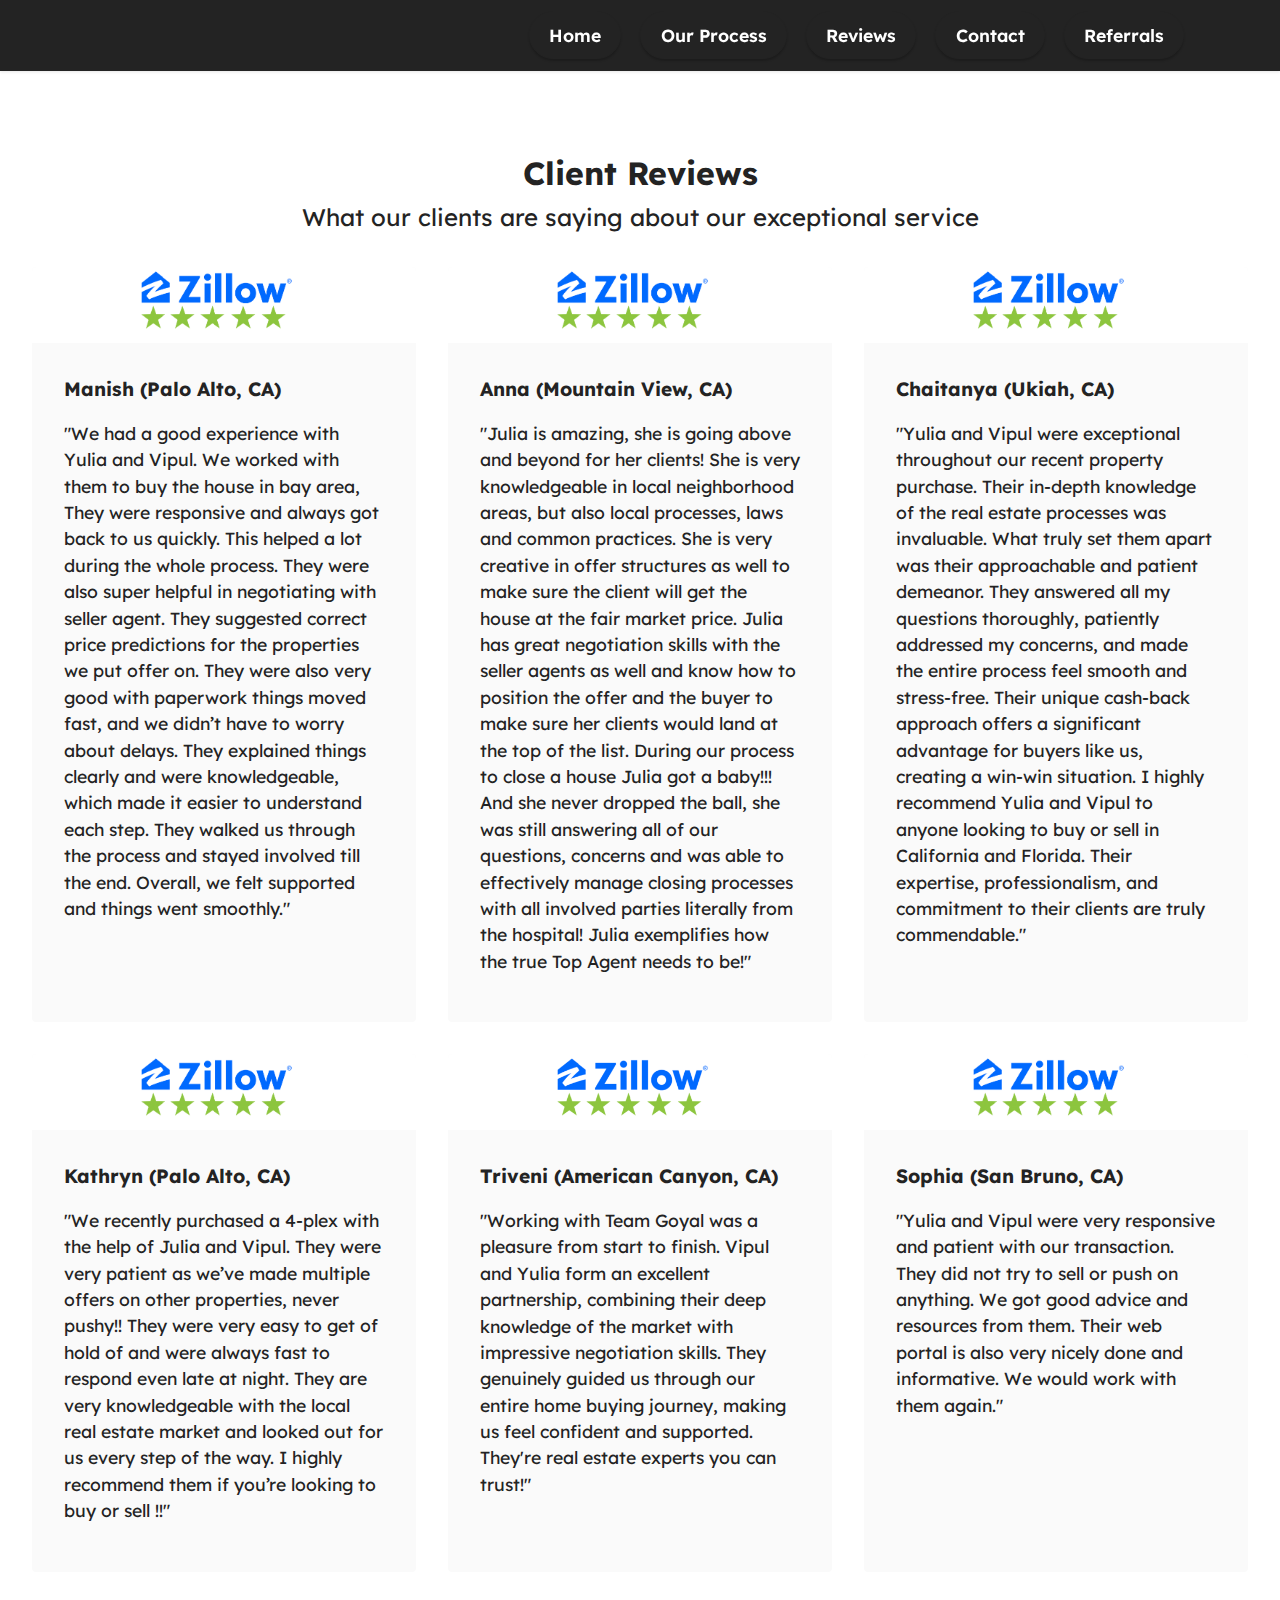
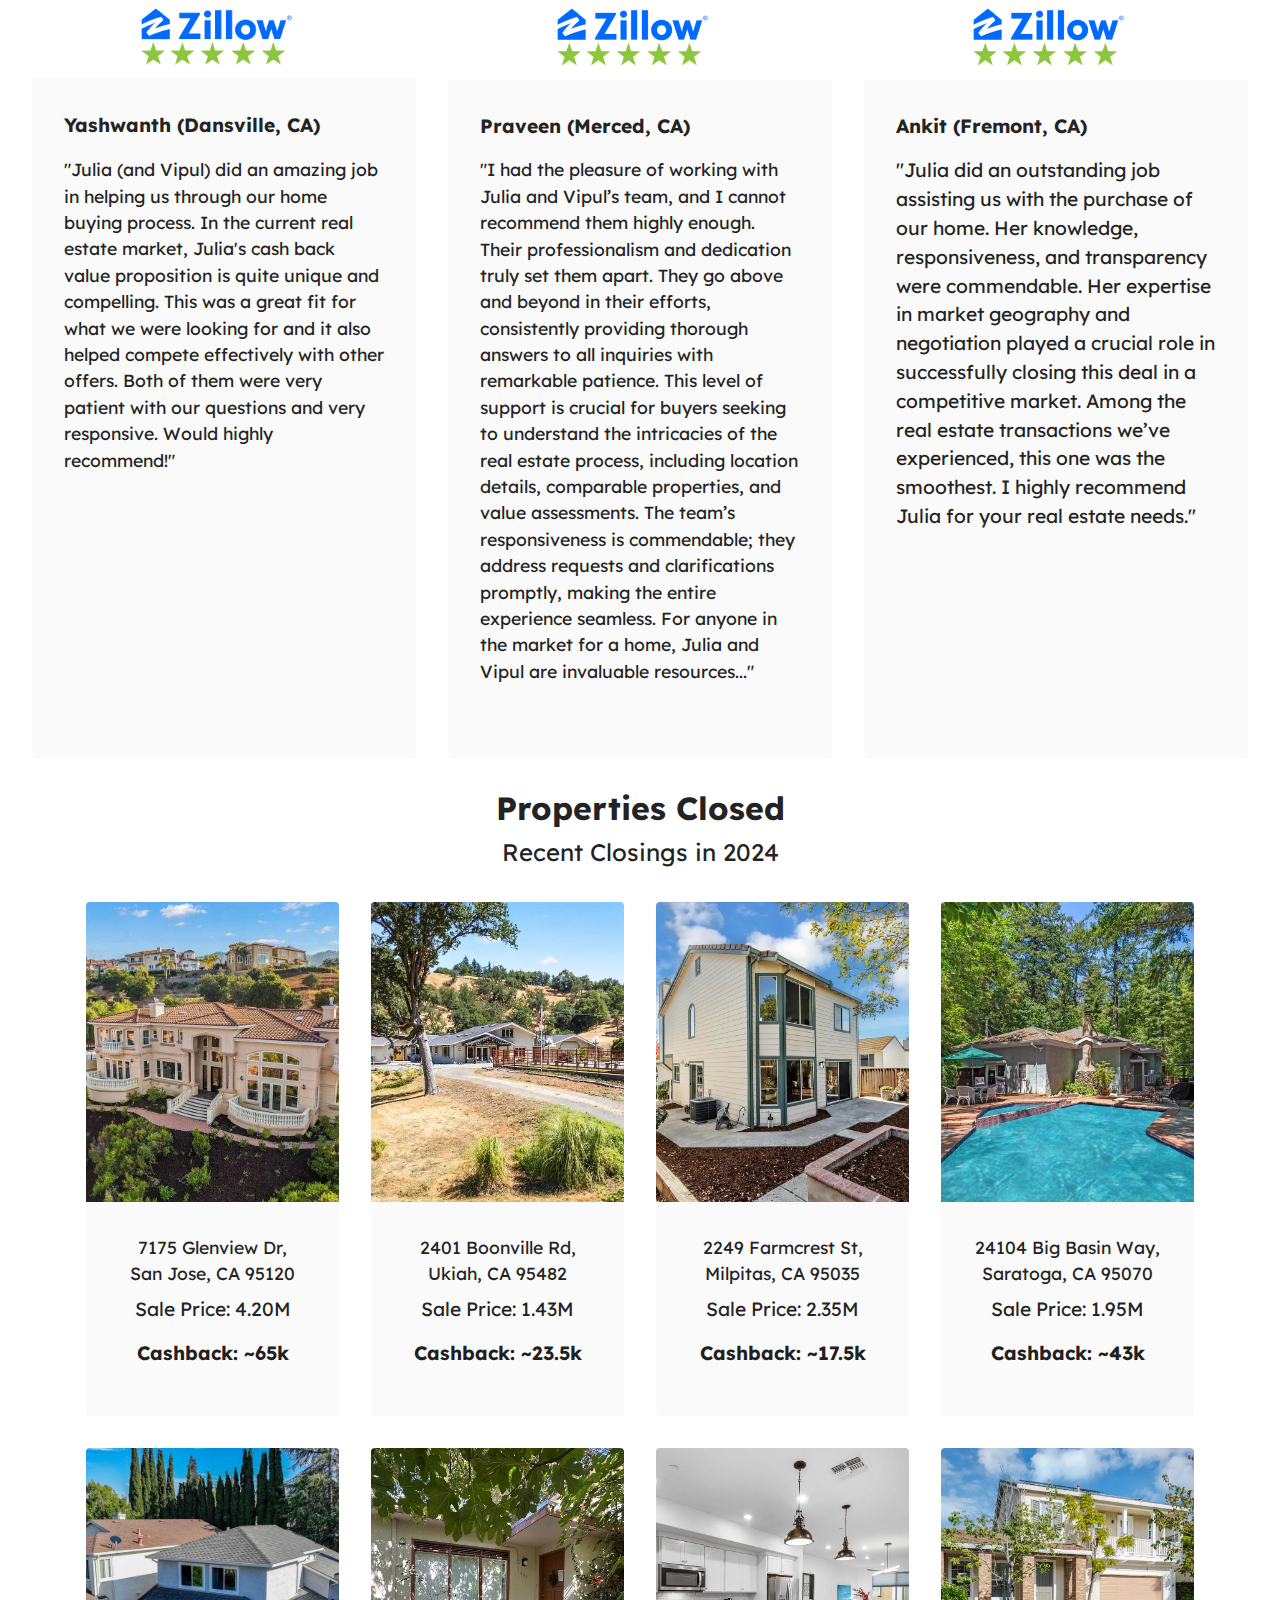
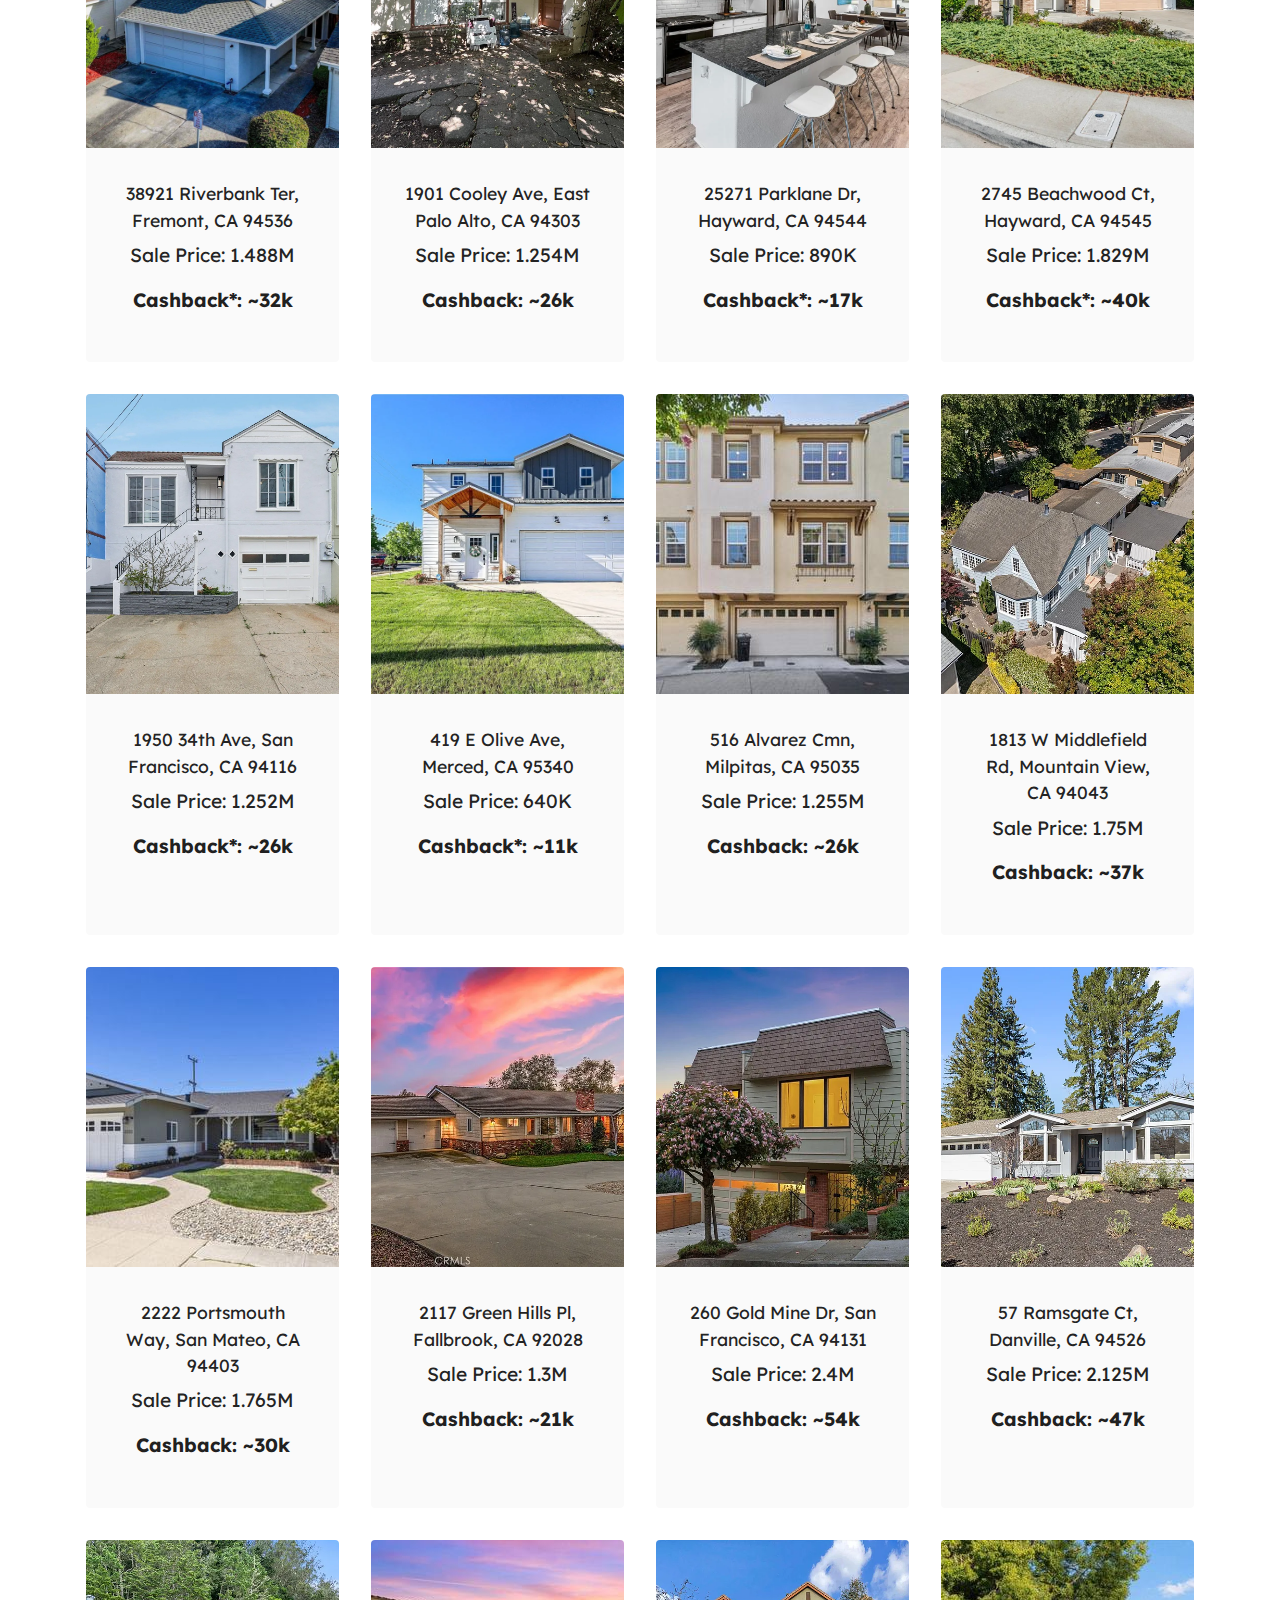
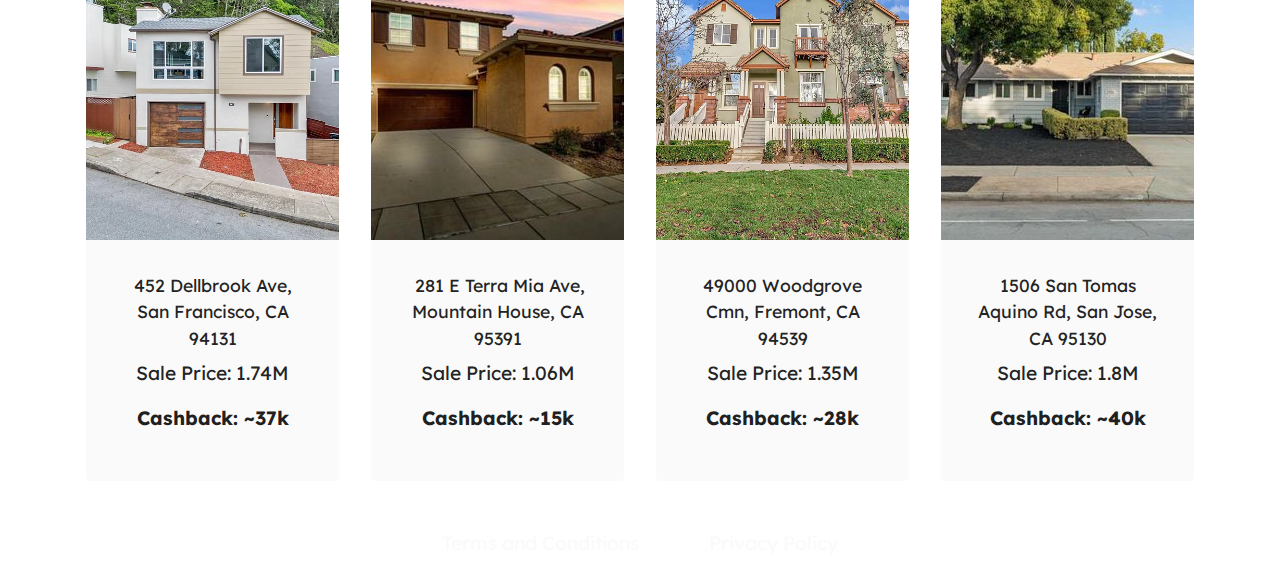
<file: reviews.html>
<!DOCTYPE html>
<html  >
<head>
  
  <meta charset="UTF-8">
  <meta http-equiv="X-UA-Compatible" content="IE=edge">
  
  <meta name="viewport" content="width=device-width, initial-scale=1, minimum-scale=1">
  <link rel="shortcut icon" href="assets/images/logo-48x48.png" type="image/x-icon">
  <meta name="description" content="Client Reviews and Closings">
  
  
  <title>Reviews</title>
  <link rel="stylesheet" href="assets/bootstrap/css/bootstrap.min.css">
  <link rel="stylesheet" href="assets/bootstrap/css/bootstrap-grid.min.css">
  <link rel="stylesheet" href="assets/bootstrap/css/bootstrap-reboot.min.css">
  <link rel="stylesheet" href="assets/dropdown/css/style.css">
  <link rel="stylesheet" href="assets/socicon/css/styles.css">
  <link rel="stylesheet" href="assets/theme/css/style.css">
  <link rel="preload" href="https://fonts.googleapis.com/css?family=Lexend:100,200,300,400,500,600,700,800,900&display=swap" as="style" onload="this.onload=null;this.rel='stylesheet'">
  <noscript><link rel="stylesheet" href="https://fonts.googleapis.com/css?family=Lexend:100,200,300,400,500,600,700,800,900&display=swap"></noscript>
  <link rel="preload" as="style" href="assets/mobirise/css/mbr-additional.css"><link rel="stylesheet" href="assets/mobirise/css/mbr-additional.css" type="text/css">

  
  
  
</head>
<body>
  
  <section data-bs-version="5.1" class="menu menu2 cid-sFF0ciwnEL" once="menu" id="menu2-h">
    
    <nav class="navbar navbar-dropdown navbar-fixed-top navbar-expand-lg">
        <div class="container">
            <div class="navbar-brand">
                
                
            </div>
            <button class="navbar-toggler" type="button" data-toggle="collapse" data-bs-toggle="collapse" data-target="#navbarSupportedContent" data-bs-target="#navbarSupportedContent" aria-controls="navbarNavAltMarkup" aria-expanded="false" aria-label="Toggle navigation">
                <div class="hamburger">
                    <span></span>
                    <span></span>
                    <span></span>
                    <span></span>
                </div>
            </button>
            <div class="collapse navbar-collapse" id="navbarSupportedContent">
                
                
                <div class="navbar-buttons mbr-section-btn"><a class="btn btn-black display-4" href="index.html">Home</a> <a class="btn btn-black display-4" href="process.html">Our Process</a>  <a class="btn btn-black display-4" href="reviews.html">Reviews</a>  <a class="btn btn-black display-4" href="contact.html">Contact</a>  <a class="btn btn-black display-4" href="referrals.html">Referrals</a></div>
            </div>
        </div>
    </nav>
</section>

<section data-bs-version="5.1" class="gallery3 cid-uqtCcwMCqO" id="gallery3-1d">
    
    
    <div class="container-fluid">
        <div class="mbr-section-head">
            <h4 class="mbr-section-title mbr-fonts-style align-center mb-0 display-2">
                <strong>Client Reviews</strong></h4>
            <h5 class="mbr-section-subtitle mbr-fonts-style align-center mb-0 mt-2 display-5">What our clients are saying about our exceptional service</h5>
        </div>
        <div class="row mt-4">
            
            <div class="item features-image сol-12 col-md-6 col-lg-4 active">
                <div class="item-wrapper">
                    <div class="item-img">
                        <img src="assets/images/zillow4-1057x209.png" alt="" data-slide-to="0" data-bs-slide-to="0">
                    </div>
                    <div class="item-content">
                        <h5 class="item-title mbr-fonts-style display-7"><strong>Manish (Palo Alto, CA)&nbsp;</strong></h5>
                        
                        <p class="mbr-text mbr-fonts-style mt-3 display-4">"We had a good experience with Yulia and Vipul. We worked with them to buy the house in bay area, They were responsive and always got back to us quickly. This helped a lot during the whole process. They were also super helpful in negotiating with seller agent. They suggested correct price predictions for the properties we put offer on. They were also very good with paperwork things moved fast, and we didn’t have to worry about delays. They explained things clearly and were knowledgeable, which made it easier to understand each step. They walked us through the process and stayed involved till the end. Overall, we felt supported and things went smoothly."<br></p>
                    </div>
                    
                </div>
            </div><div class="item features-image сol-12 col-md-6 col-lg-4">
                <div class="item-wrapper">
                    <div class="item-img">
                        <img src="assets/images/zillow4-1057x209.png" alt="" data-slide-to="1" data-bs-slide-to="1">
                    </div>
                    <div class="item-content">
                        <h5 class="item-title mbr-fonts-style display-7"><strong>Anna (Mountain View, CA)&nbsp;</strong></h5>
                        
                        <p class="mbr-text mbr-fonts-style mt-3 display-4">"Julia is amazing, she is going above and beyond for her clients! She is very knowledgeable in local neighborhood areas, but also local processes, laws and common practices. She is very creative in offer structures as well to make sure the client will get the house at the fair market price. Julia has great negotiation skills with the seller agents as well and know how to position the offer and the buyer to make sure her clients would land at the top of the list. During our process to close a house Julia got a baby!!! And she never dropped the ball, she was still answering all of our questions, concerns and was able to effectively manage closing processes with all involved parties literally from the hospital! Julia exemplifies how the true Top Agent needs to be!"<br></p>
                    </div>
                    
                </div>
            </div><div class="item features-image сol-12 col-md-6 col-lg-4">
                <div class="item-wrapper">
                    <div class="item-img">
                        <img src="assets/images/zillow4-1057x209.png" alt="" data-slide-to="2" data-bs-slide-to="2">
                    </div>
                    <div class="item-content">
                        <h5 class="item-title mbr-fonts-style display-7"><strong>Chaitanya (Ukiah, CA)&nbsp;</strong></h5>
                        
                        <p class="mbr-text mbr-fonts-style mt-3 display-4">"Yulia and Vipul were exceptional throughout our recent property purchase. Their in-depth knowledge of the real estate processes was invaluable. What truly set them apart was their approachable and patient demeanor. They answered all my questions thoroughly, patiently addressed my concerns, and made the entire process feel smooth and stress-free. Their unique cash-back approach offers a significant advantage for buyers like us, creating a win-win situation. I highly recommend Yulia and Vipul to anyone looking to buy or sell in California and Florida. Their expertise, professionalism, and commitment to their clients are truly commendable."<br></p>
                    </div>
                    
                </div>
            </div><div class="item features-image сol-12 col-md-6 col-lg-4">
                <div class="item-wrapper">
                    <div class="item-img">
                        <img src="assets/images/zillow4-1057x209.png" alt="" data-slide-to="3" data-bs-slide-to="3">
                    </div>
                    <div class="item-content">
                        <h5 class="item-title mbr-fonts-style display-7"><strong>Kathryn (Palo Alto, CA)&nbsp;</strong></h5>
                        
                        <p class="mbr-text mbr-fonts-style mt-3 display-4">"We recently purchased a 4-plex with the help of Julia and Vipul. They were very patient as we’ve made multiple offers on other properties, never pushy!! They were very easy to get of hold of and were always fast to respond even late at night. They are very knowledgeable with the local real estate market and looked out for us every step of the way. I highly recommend them if you’re looking to buy or sell !!"<br></p>
                    </div>
                    
                </div>
            </div><div class="item features-image сol-12 col-md-6 col-lg-4">
                <div class="item-wrapper">
                    <div class="item-img">
                        <img src="assets/images/zillow4-712x141.png" alt="" data-slide-to="4" data-bs-slide-to="4">
                    </div>
                    <div class="item-content">
                        <h5 class="item-title mbr-fonts-style display-7"><strong>Triveni (American Canyon, CA)&nbsp;</strong></h5>
                        
                        <p class="mbr-text mbr-fonts-style mt-3 display-4">"Working with Team Goyal was a pleasure from start to finish. Vipul and Yulia form an excellent partnership, combining their deep knowledge of the market with impressive negotiation skills. They genuinely guided us through our entire home buying journey, making us feel confident and supported. They're real estate experts you can trust!"<br></p>
                    </div>
                    
                </div>
            </div><div class="item features-image сol-12 col-md-6 col-lg-4">
                <div class="item-wrapper">
                    <div class="item-img">
                        <img src="assets/images/zillow4-1057x209.png" alt="" data-slide-to="5" data-bs-slide-to="5">
                    </div>
                    <div class="item-content">
                        <h5 class="item-title mbr-fonts-style display-7"><strong>Sophia (San Bruno, CA)&nbsp;</strong></h5>
                        
                        <p class="mbr-text mbr-fonts-style mt-3 display-4">"Yulia and Vipul were very responsive and patient with our transaction. They did not try to sell or push on anything. We got good advice and resources from them. Their web portal is also very nicely done and informative. We would work with them again."<br></p>
                    </div>
                    
                </div>
            </div><div class="item features-image сol-12 col-md-6 col-lg-4">
                <div class="item-wrapper">
                    <div class="item-img">
                        <img src="assets/images/zillow4-1057x209.png" alt="" data-slide-to="6" data-bs-slide-to="6">
                    </div>
                    <div class="item-content">
                        <h5 class="item-title mbr-fonts-style display-7"><strong>Yashwanth (Dansville, CA)&nbsp;</strong></h5>
                        
                        <p class="mbr-text mbr-fonts-style mt-3 display-4">"Julia (and Vipul) did an amazing job in helping us through our home buying process. In the current real estate market, Julia's cash back value proposition is quite unique and compelling. This was a great fit for what we were looking for and it also helped compete effectively with other offers. Both of them were very patient with our questions and very responsive. Would highly recommend!"<br></p>
                    </div>
                    
                </div>
            </div><div class="item features-image сol-12 col-md-6 col-lg-4">
                <div class="item-wrapper">
                    <div class="item-img">
                        <img src="assets/images/zillow4-712x141.png" alt="" data-slide-to="7" data-bs-slide-to="7">
                    </div>
                    <div class="item-content">
                        <h5 class="item-title mbr-fonts-style display-7">
                            <strong>Praveen (Merced, CA)</strong></h5>
                        
                        <p class="mbr-text mbr-fonts-style mt-3 display-4">"I had the pleasure of working with Julia and Vipul’s team, and I cannot recommend them highly enough. Their professionalism and dedication truly set them apart. They go above and beyond in their efforts, consistently providing thorough answers to all inquiries with remarkable patience. This level of support is crucial for buyers seeking to understand the intricacies of the real estate process, including location details, comparable properties, and value assessments. The team’s responsiveness is commendable; they address requests and clarifications promptly, making the entire experience seamless. For anyone in the market for a home, Julia and Vipul are invaluable resources..."<br>
<br></p>
                    </div>
                    
                </div>
            </div>
            <div class="item features-image сol-12 col-md-6 col-lg-4">
                <div class="item-wrapper">
                    <div class="item-img">
                        <img src="assets/images/zillow4-712x141.png" alt="" data-slide-to="8" data-bs-slide-to="8">
                    </div>
                    <div class="item-content">
                        <h5 class="item-title mbr-fonts-style display-7">
                            <strong>Ankit (Fremont, CA)</strong></h5>
                        
                        <p class="mbr-text mbr-fonts-style mt-3 display-7">"Julia did an outstanding job assisting us with the purchase of our home. Her knowledge, responsiveness, and transparency were commendable. Her expertise in market geography and negotiation played a crucial role in successfully closing this deal in a competitive market. Among the real estate transactions we’ve experienced, this one was the smoothest. I highly recommend Julia for your real estate needs."</p>
                    </div>
                    
                </div>
            </div>
            
        </div>
    </div>
</section>

<section data-bs-version="5.1" class="content3 cid-uMKxOs8bIm" id="content3-2n">
    
    
    <div class="container">
        <div class="mbr-section-head">
            <h4 class="mbr-section-title mbr-fonts-style align-center mb-0 display-2"><strong>Properties Closed</strong></h4>
            <h5 class="mbr-section-subtitle mbr-fonts-style align-center mb-0 mt-2 display-5">Recent Closings in 2024</h5>
        </div>
        <div class="row mt-4">
            <div class="item features-image сol-12 col-md-6 col-lg-3 active">
                <div class="item-wrapper">
                    <div class="item-img">
                        <a href="https://www.zillow.com/homedetails/7175-Glenview-Dr-San-Jose-CA-95120/153457329_zpid/" target="_blank"><img src="assets/images/7175-glenview.webp" alt="Home" title="" data-slide-to="0" data-bs-slide-to="0"></a>
                    </div>
                    <div class="item-content">
                        <h5 class="item-title mbr-fonts-style display-4">7175 Glenview Dr,<div>San Jose, CA 95120</div></h5>
                        <h6 class="item-subtitle mbr-fonts-style mt-1 display-7">Sale Price: 4.20M</h6>
                        <p class="mbr-text mbr-fonts-style mt-3 display-7"><strong>Cashback: ~65k</strong></p>
                    </div>
                    
                </div>
            </div><div class="item features-image сol-12 col-md-6 col-lg-3">
                <div class="item-wrapper">
                    <div class="item-img">
                        <a href="https://www.zillow.com/homedetails/2401-Boonville-Rd-Ukiah-CA-95482/19223451_zpid/" target="_blank"><img src="assets/images/2401-boonville-rd.webp" alt="Home" title="" data-slide-to="1" data-bs-slide-to="1"></a>
                    </div>
                    <div class="item-content">
                        <h5 class="item-title mbr-fonts-style display-4">2401 Boonville Rd, Ukiah, CA 95482</h5>
                        <h6 class="item-subtitle mbr-fonts-style mt-1 display-7">Sale Price: 1.43M</h6>
                        <p class="mbr-text mbr-fonts-style mt-3 display-7"><strong>Cashback: ~23.5k</strong></p>
                    </div>
                    
                </div>
            </div><div class="item features-image сol-12 col-md-6 col-lg-3">
                <div class="item-wrapper">
                    <div class="item-img">
                        <a href="https://www.zillow.com/homedetails/2249-Farmcrest-St-Milpitas-CA-95035/19484152_zpid/" target="_blank"><img src="assets/images/2249-farmcrest.webp" alt="" title="" data-slide-to="2" data-bs-slide-to="2"></a>
                    </div>
                    <div class="item-content">
                        <h5 class="item-title mbr-fonts-style display-4">2249 Farmcrest St, Milpitas, CA 95035</h5>
                        <h6 class="item-subtitle mbr-fonts-style mt-1 display-7">Sale Price: 2.35M</h6>
                        <p class="mbr-text mbr-fonts-style mt-3 display-7"><strong>Cashback: ~17.5k</strong></p>
                    </div>
                    
                </div>
            </div><div class="item features-image сol-12 col-md-6 col-lg-3">
                <div class="item-wrapper">
                    <div class="item-img">
                        <a href="https://www.zillow.com/homedetails/24104-Big-Basin-Way-Saratoga-CA-95070/19742425_zpid/?" target="_blank"><img src="assets/images/24104-big-basin-way.webp" alt="" title="" data-slide-to="3" data-bs-slide-to="3"></a>
                    </div>
                    <div class="item-content">
                        <h5 class="item-title mbr-fonts-style display-4">24104 Big Basin Way, Saratoga, CA 95070</h5>
                        <h6 class="item-subtitle mbr-fonts-style mt-1 display-7">Sale Price: 1.95M</h6>
                        <p class="mbr-text mbr-fonts-style mt-3 display-7"><strong>Cashback: ~43k</strong></p>
                    </div>
                    
                </div>
            </div><div class="item features-image сol-12 col-md-6 col-lg-3">
                <div class="item-wrapper">
                    <div class="item-img">
                        <a href="https://www.zillow.com/homedetails/38921-Riverbank-Ter-Fremont-CA-94536/25020153_zpid/" target="_blank"><img src="assets/images/38921-riverbank-1280x720.jpg" alt="" title="" data-slide-to="4" data-bs-slide-to="4"></a>
                    </div>
                    <div class="item-content">
                        <h5 class="item-title mbr-fonts-style display-4">38921 Riverbank Ter, Fremont, CA 94536</h5>
                        <h6 class="item-subtitle mbr-fonts-style mt-1 display-7">Sale Price: 1.488M</h6>
                        <p class="mbr-text mbr-fonts-style mt-3 display-7"><strong>Cashback*: ~32k</strong></p>
                    </div>
                    
                </div>
            </div><div class="item features-image сol-12 col-md-6 col-lg-3">
                <div class="item-wrapper">
                    <div class="item-img">
                        <a href="https://www.zillow.com/homedetails/1901-Cooley-Ave-East-Palo-Alto-CA-94303/82957417_zpid/" target="_blank"><img src="assets/images/1901-cooley.webp" alt="" title="" data-slide-to="5" data-bs-slide-to="5"></a>
                    </div>
                    <div class="item-content">
                        <h5 class="item-title mbr-fonts-style display-4">1901 Cooley Ave, East Palo Alto, CA 94303</h5>
                        <h6 class="item-subtitle mbr-fonts-style mt-1 display-7">Sale Price: 1.254M</h6>
                        <p class="mbr-text mbr-fonts-style mt-3 display-7"><strong>Cashback: ~26k</strong></p>
                    </div>
                    
                </div>
            </div><div class="item features-image сol-12 col-md-6 col-lg-3">
                <div class="item-wrapper">
                    <div class="item-img">
                        <a href="https://www.zillow.com/homedetails/25271-Parklane-Dr-Hayward-CA-94544/331751515_zpid/" target="_blank"><img src="assets/images/25271-parklane.webp" alt="" title="" data-slide-to="6" data-bs-slide-to="6"></a>
                    </div>
                    <div class="item-content">
                        <h5 class="item-title mbr-fonts-style display-4">25271 Parklane Dr, Hayward, CA 94544</h5>
                        <h6 class="item-subtitle mbr-fonts-style mt-1 display-7">Sale Price: 890K</h6>
                        <p class="mbr-text mbr-fonts-style mt-3 display-7"><strong>Cashback*: ~17k</strong></p>
                    </div>
                    
                </div>
            </div><div class="item features-image сol-12 col-md-6 col-lg-3">
                <div class="item-wrapper">
                    <div class="item-img">
                        <a href="https://www.zillow.com/homedetails/2745-Beachwood-Ct-Hayward-CA-94545/64964428_zpid/" target="_blank"><img src="assets/images/2745-beachwood.webp" alt="" title="" data-slide-to="7" data-bs-slide-to="7"></a>
                    </div>
                    <div class="item-content">
                        <h5 class="item-title mbr-fonts-style display-4">2745 Beachwood Ct, Hayward, CA 94545</h5>
                        <h6 class="item-subtitle mbr-fonts-style mt-1 display-7">Sale Price: 1.829M</h6>
                        <p class="mbr-text mbr-fonts-style mt-3 display-7"><strong>Cashback*: ~40k</strong></p>
                    </div>
                    
                </div>
            </div><div class="item features-image сol-12 col-md-6 col-lg-3">
                <div class="item-wrapper">
                    <div class="item-img">
                        <a href="https://www.zillow.com/homedetails/1950-34th-Ave-San-Francisco-CA-94116/15114265_zpid/" target="_blank"><img src="assets/images/1950-34th-ave.webp" alt="" title="" data-slide-to="8" data-bs-slide-to="8"></a>
                    </div>
                    <div class="item-content">
                        <h5 class="item-title mbr-fonts-style display-4">1950 34th Ave, San Francisco, CA 94116</h5>
                        <h6 class="item-subtitle mbr-fonts-style mt-1 display-7">Sale Price: 1.252M</h6>
                        <p class="mbr-text mbr-fonts-style mt-3 display-7"><strong>Cashback*: ~26k</strong></p>
                    </div>
                    
                </div>
            </div>
            <div class="item features-image сol-12 col-md-6 col-lg-3">
                <div class="item-wrapper">
                    <div class="item-img">
                        <a href="https://www.zillow.com/homedetails/419-E-Olive-Ave-Merced-CA-95340/19157392_zpid/" target="_blank"><img src="assets/images/419-e-olive.webp" alt="" title="" data-slide-to="9" data-bs-slide-to="9"></a>
                    </div>
                    <div class="item-content">
                        <h5 class="item-title mbr-fonts-style display-4">419 E Olive Ave, Merced, CA 95340</h5>
                        <h6 class="item-subtitle mbr-fonts-style mt-1 display-7">Sale Price: 640K</h6>
                        <p class="mbr-text mbr-fonts-style mt-3 display-7"><strong>Cashback*: ~11k</strong><br>
                        </p>
                    </div>
                    
                </div>
            </div>
            <div class="item features-image сol-12 col-md-6 col-lg-3">
                <div class="item-wrapper">
                    <div class="item-img">
                        <a href="https://www.zillow.com/homedetails/516-Alvarez-Cmn-Milpitas-CA-95035/82949576_zpid/" target="_blank"><img src="assets/images/516-alvarez-400x300.jpg" alt="" title="" data-slide-to="10" data-bs-slide-to="10"></a>
                    </div>
                    <div class="item-content">
                        <h5 class="item-title mbr-fonts-style display-4">516 Alvarez Cmn, Milpitas, CA 95035</h5>
                        <h6 class="item-subtitle mbr-fonts-style mt-1 display-7">Sale Price: 1.255M</h6>
                        <p class="mbr-text mbr-fonts-style mt-3 display-7"><strong>Cashback: ~26k</strong></p>
                    </div>
                    
                </div>
            </div><div class="item features-image сol-12 col-md-6 col-lg-3">
                <div class="item-wrapper">
                    <div class="item-img">
                        <a href="https://www.zillow.com/homedetails/1813-W-Middlefield-Rd-Mountain-View-CA-94043/19511413_zpid/" target="_blank"><img src="assets/images/1813-w-middlefield.webp" alt="" title="" data-slide-to="11" data-bs-slide-to="11"></a>
                    </div>
                    <div class="item-content">
                        <h5 class="item-title mbr-fonts-style display-4">1813 W Middlefield Rd, Mountain View, CA 94043</h5>
                        <h6 class="item-subtitle mbr-fonts-style mt-1 display-7">Sale Price: 1.75M</h6>
                        <p class="mbr-text mbr-fonts-style mt-3 display-7"><strong>Cashback: ~37k</strong></p>
                    </div>
                    
                </div>
            </div><div class="item features-image сol-12 col-md-6 col-lg-3">
                <div class="item-wrapper">
                    <div class="item-img">
                        <a href="https://www.zillow.com/homedetails/2222-Portsmouth-Way-San-Mateo-CA-94403/15538395_zpid/" target="_blank"><img src="assets/images/2222-portsmouth-400x300.jpg" alt="" title="" data-slide-to="12" data-bs-slide-to="12"></a>
                    </div>
                    <div class="item-content">
                        <h5 class="item-title mbr-fonts-style display-4">2222 Portsmouth Way, San Mateo, CA 94403</h5>
                        <h6 class="item-subtitle mbr-fonts-style mt-1 display-7">Sale Price: 1.765M</h6>
                        <p class="mbr-text mbr-fonts-style mt-3 display-7"><strong>Cashback: ~30k</strong></p>
                    </div>
                    
                </div>
            </div><div class="item features-image сol-12 col-md-6 col-lg-3">
                <div class="item-wrapper">
                    <div class="item-img">
                        <a href="https://www.zillow.com/homedetails/2117-Green-Hills-Pl-Fallbrook-CA-92028/16571897_zpid/" target="_blank"><img src="assets/images/2117-green-hills.webp" alt="" title="" data-slide-to="13" data-bs-slide-to="13"></a>
                    </div>
                    <div class="item-content">
                        <h5 class="item-title mbr-fonts-style display-4">2117 Green Hills Pl, Fallbrook, CA 92028</h5>
                        <h6 class="item-subtitle mbr-fonts-style mt-1 display-7">Sale Price: 1.3M</h6>
                        <p class="mbr-text mbr-fonts-style mt-3 display-7"><strong>Cashback: ~21k</strong></p>
                    </div>
                    
                </div>
            </div><div class="item features-image сol-12 col-md-6 col-lg-3">
                <div class="item-wrapper">
                    <div class="item-img">
                        <a href="https://www.zillow.com/homedetails/260-Gold-Mine-Dr-San-Francisco-CA-94131/15199615_zpid/" target="_blank"><img src="assets/images/260-gold-mine.webp" alt="" title="" data-slide-to="14" data-bs-slide-to="14"></a>
                    </div>
                    <div class="item-content">
                        <h5 class="item-title mbr-fonts-style display-4">260 Gold Mine Dr, San Francisco, CA 94131</h5>
                        <h6 class="item-subtitle mbr-fonts-style mt-1 display-7">Sale Price: 2.4M</h6>
                        <p class="mbr-text mbr-fonts-style mt-3 display-7"><strong>Cashback: ~54k</strong></p>
                    </div>
                    
                </div>
            </div><div class="item features-image сol-12 col-md-6 col-lg-3">
                <div class="item-wrapper">
                    <div class="item-img">
                        <a href="https://www.zillow.com/homedetails/57-Ramsgate-Ct-Danville-CA-94526/18453807_zpid/" target="_blank"><img src="assets/images/57-ramsgate.webp" alt="" title="" data-slide-to="15" data-bs-slide-to="15"></a>
                    </div>
                    <div class="item-content">
                        <h5 class="item-title mbr-fonts-style display-4">57 Ramsgate Ct, Danville, CA 94526</h5>
                        <h6 class="item-subtitle mbr-fonts-style mt-1 display-7">Sale Price: 2.125M</h6>
                        <p class="mbr-text mbr-fonts-style mt-3 display-7"><strong>Cashback: ~47k</strong><br></p>
                    </div>
                    
                </div>
            </div><div class="item features-image сol-12 col-md-6 col-lg-3">
                <div class="item-wrapper">
                    <div class="item-img">
                        <a href="https://www.zillow.com/homedetails/452-Dellbrook-Ave-San-Francisco-CA-94131/15131047_zpid/" target="_blank"><img src="assets/images/452-dellbrook.webp" alt="" title="" data-slide-to="16" data-bs-slide-to="16"></a>
                    </div>
                    <div class="item-content">
                        <h5 class="item-title mbr-fonts-style display-4">452 Dellbrook Ave, San Francisco, CA 94131</h5>
                        <h6 class="item-subtitle mbr-fonts-style mt-1 display-7">Sale Price: 1.74M</h6>
                        <p class="mbr-text mbr-fonts-style mt-3 display-7"><strong>Cashback: ~37k</strong><br></p>
                    </div>
                    
                </div>
            </div><div class="item features-image сol-12 col-md-6 col-lg-3">
                <div class="item-wrapper">
                    <div class="item-img">
                        <a href="https://www.zillow.com/homedetails/281-E-Terra-Mia-Ave-Mountain-House-CA-95391/249476433_zpid/" target="_blank"><img src="assets/images/281-terra-400x300.jpg" alt="" title="" data-slide-to="17" data-bs-slide-to="17"></a>
                    </div>
                    <div class="item-content">
                        <h5 class="item-title mbr-fonts-style display-4">&nbsp;281 E Terra Mia Ave, Mountain House, CA 95391</h5>
                        <h6 class="item-subtitle mbr-fonts-style mt-1 display-7">Sale Price: 1.06M</h6>
                        <p class="mbr-text mbr-fonts-style mt-3 display-7"><strong>Cashback: ~15k</strong><br></p>
                    </div>
                    
                </div>
            </div><div class="item features-image сol-12 col-md-6 col-lg-3">
                <div class="item-wrapper">
                    <div class="item-img">
                        <a href="https://www.zillow.com/homedetails/49000-Woodgrove-Cmn-Fremont-CA-94539/68026993_zpid/" target="_blank"><img src="assets/images/49000-woodgrove.webp" alt="" title="" data-slide-to="18" data-bs-slide-to="18"></a>
                    </div>
                    <div class="item-content">
                        <h5 class="item-title mbr-fonts-style display-4">49000 Woodgrove Cmn, Fremont, CA 94539</h5>
                        <h6 class="item-subtitle mbr-fonts-style mt-1 display-7">Sale Price: 1.35M</h6>
                        <p class="mbr-text mbr-fonts-style mt-3 display-7"><strong>Cashback: ~28k</strong><br></p>
                    </div>
                    
                </div>
            </div><div class="item features-image сol-12 col-md-6 col-lg-3">
                <div class="item-wrapper">
                    <div class="item-img">
                        <a href="https://www.zillow.com/homedetails/1506-San-Tomas-Aquino-Rd-San-Jose-CA-95130/19611787_zpid/" target="_blank"><img src="assets/images/1506-san-thomas-400x300.jpg" alt="" title="" data-slide-to="19" data-bs-slide-to="19"></a>
                    </div>
                    <div class="item-content">
                        <h5 class="item-title mbr-fonts-style display-4">1506 San Tomas Aquino Rd, San Jose, CA 95130</h5>
                        <h6 class="item-subtitle mbr-fonts-style mt-1 display-7">Sale Price: 1.8M</h6>
                        <p class="mbr-text mbr-fonts-style mt-3 display-7"><strong>Cashback: ~40k</strong><br></p>
                    </div>
                    
                </div>
            </div>

        </div>
    </div>
</section>

<section data-bs-version="5.1" class="footer7 cid-uO2seOWNnz" once="footers" id="footer7-2y">

    

    

    <div class="container">
        <div class="media-container-row align-center mbr-white">
            <div class="col-12">
                <p class="mbr-text mb-0 mbr-fonts-style display-7"><a href="terms.html" class="text-white" target="_blank">Terms and Conditions</a>&nbsp; &nbsp; &nbsp; &nbsp; &nbsp; &nbsp; &nbsp;&nbsp;<a href="privacy.html" class="text-white" target="_blank">Privacy Policy</a><br>License # CA: 02200834, WA: 25015472, FL: SL3518330, NY: 10401394409. All Rights Reserved.<br>
                </p>
            </div>
        </div>
    </div>
</section>


<script src="assets/bootstrap/js/bootstrap.bundle.min.js"></script>
  <script src="assets/smoothscroll/smooth-scroll.js"></script>
  <script src="assets/ytplayer/index.js"></script>
  <script src="assets/dropdown/js/navbar-dropdown.js"></script>
  <script src="assets/theme/js/script.js"></script>
  
  <!-- Default Statcounter code for flatfee
http://flatfee-realtor.com -->
<script type="text/javascript">
var sc_project=13140329; 
var sc_invisible=1; 
var sc_security="04536c4a"; 
</script>
<script type="text/javascript"
src="https://www.statcounter.com/counter/counter.js"
async></script>
<noscript><div class="statcounter"><a title="Web Analytics"
href="https://statcounter.com/" target="_blank"><img
class="statcounter"
src="https://c.statcounter.com/13140329/0/04536c4a/1/"
alt="Web Analytics"
referrerPolicy="no-referrer-when-downgrade"></a></div></noscript>
<!-- End of Statcounter Code -->
  
</body>
</html>
</file>
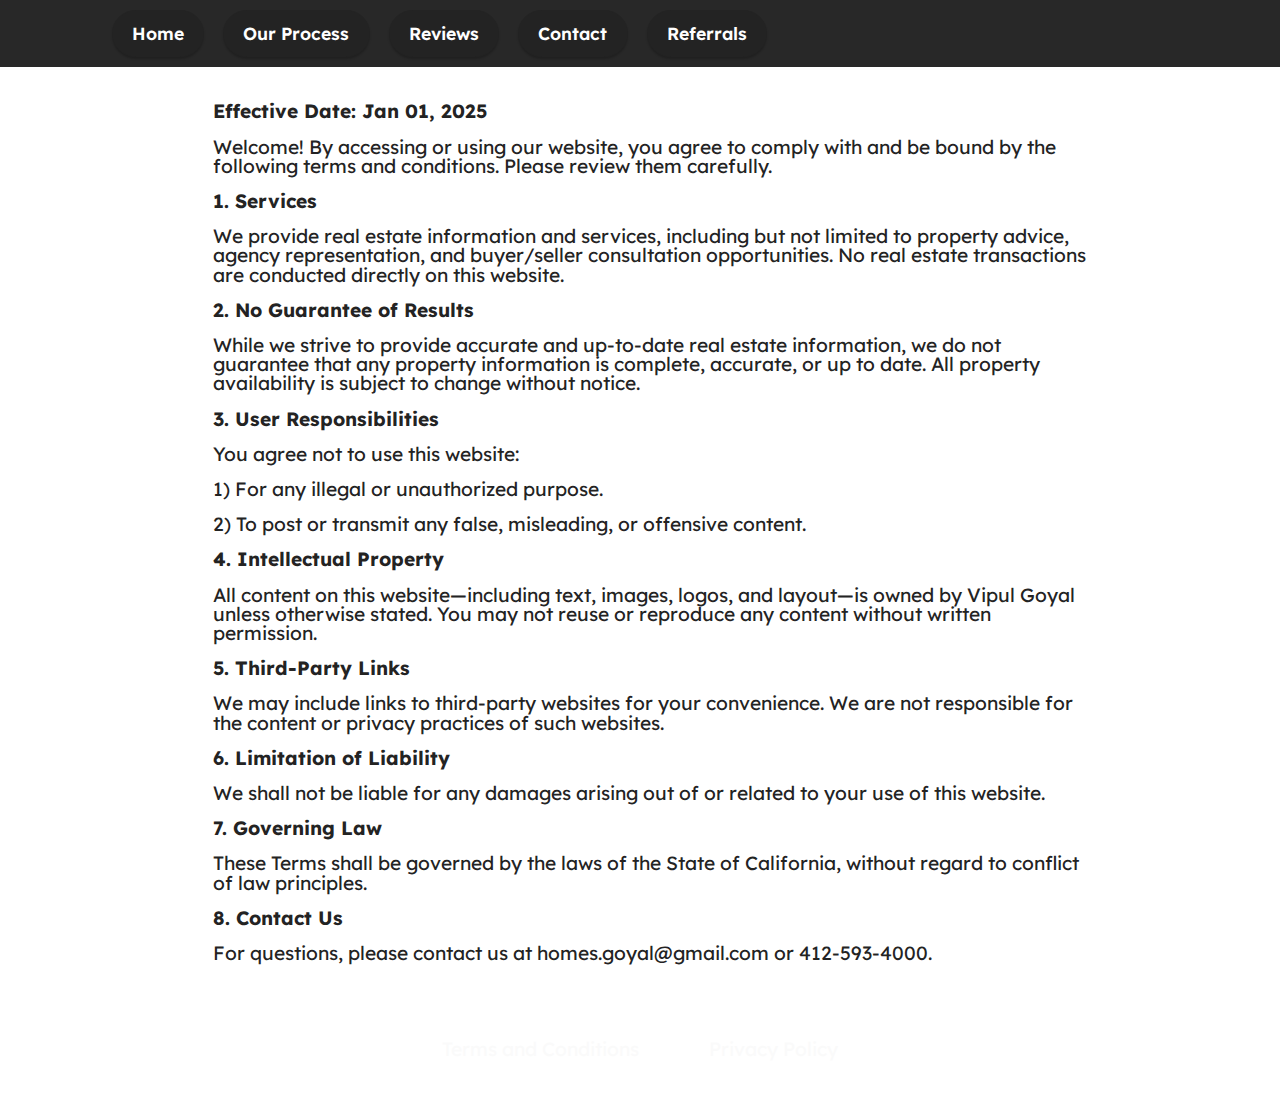
<file: terms.html>
<!DOCTYPE html>
<html  >
<head>
  
  <meta charset="UTF-8">
  <meta http-equiv="X-UA-Compatible" content="IE=edge">
  
  <meta name="viewport" content="width=device-width, initial-scale=1, minimum-scale=1">
  <link rel="shortcut icon" href="assets/images/logo-48x48.png" type="image/x-icon">
  <meta name="description" content="Terms of Service">
  
  
  <title>Terms and Conditions</title>
  <link rel="stylesheet" href="assets/bootstrap/css/bootstrap.min.css">
  <link rel="stylesheet" href="assets/bootstrap/css/bootstrap-grid.min.css">
  <link rel="stylesheet" href="assets/bootstrap/css/bootstrap-reboot.min.css">
  <link rel="stylesheet" href="assets/dropdown/css/style.css">
  <link rel="stylesheet" href="assets/socicon/css/styles.css">
  <link rel="stylesheet" href="assets/theme/css/style.css">
  <link rel="preload" href="https://fonts.googleapis.com/css?family=Lexend:100,200,300,400,500,600,700,800,900&display=swap" as="style" onload="this.onload=null;this.rel='stylesheet'">
  <noscript><link rel="stylesheet" href="https://fonts.googleapis.com/css?family=Lexend:100,200,300,400,500,600,700,800,900&display=swap"></noscript>
  <link rel="preload" as="style" href="assets/mobirise/css/mbr-additional.css"><link rel="stylesheet" href="assets/mobirise/css/mbr-additional.css" type="text/css">

  
  
  
</head>
<body>
  
  <section data-bs-version="5.1" class="menu menu2 cid-uO2oclxkdr" once="menu" id="menu2-2q">
    
    <nav class="navbar navbar-dropdown navbar-fixed-top navbar-expand-lg">
        <div class="container">
            <div class="navbar-brand">
                
                
            </div>
            <button class="navbar-toggler" type="button" data-toggle="collapse" data-bs-toggle="collapse" data-target="#navbarSupportedContent" data-bs-target="#navbarSupportedContent" aria-controls="navbarNavAltMarkup" aria-expanded="false" aria-label="Toggle navigation">
                <div class="hamburger">
                    <span></span>
                    <span></span>
                    <span></span>
                    <span></span>
                </div>
            </button>
            <div class="collapse navbar-collapse" id="navbarSupportedContent">
                
                
                <div class="navbar-buttons mbr-section-btn"><a class="btn btn-black display-4" href="index.html">Home</a> <a class="btn btn-black display-4" href="process.html">Our Process</a>  <a class="btn btn-black display-4" href="reviews.html">Reviews</a>  <a class="btn btn-black display-4" href="contact.html">Contact</a>  <a class="btn btn-black display-4" href="referrals.html">Referrals</a></div>
            </div>
        </div>
    </nav>
</section>

<section data-bs-version="5.1" class="content14 cid-uO2ocm8NQq" id="content14-2r">
    

    
    
    
    <div class="container">
        <div class="row justify-content-center">
            <div class="col-md-12 col-lg-10">
                    <h3 class="mbr-section-title mbr-fonts-style mb-4 display-2"><strong>Terms and Conditions</strong><div><strong>
</strong></div><div><strong>
</strong></div><div><strong>
</strong></div><div><strong>
</strong></div><div><strong>
</strong></div><div><strong> 
</strong></div><div><strong>
</strong></div><div><strong>
</strong></div><div><strong>
</strong></div><div><strong>
</strong></div><div><strong>
</strong></div><div><strong>
</strong></div><div><strong> 
</strong></div><div><strong>
</strong></div><div><strong>
</strong></div><div><strong>
</strong></div><div><strong>
</strong></div><div><strong>
</strong></div><div><strong>
</strong></div><div><strong> 
</strong></div><div><strong>
</strong></div><div><strong>
</strong></div><div><strong>
</strong></div><div><strong>
</strong></div><div><strong>
</strong></div><div><strong>
</strong></div><div><strong> 
</strong></div><div><strong>
</strong></div><div><strong>
</strong></div><div><strong>
</strong></div><div><strong>
</strong></div><div><strong>
</strong></div></h3>
                <ul class="list mbr-fonts-style display-7"><p><strong><br></strong></p><p><strong>Effective Date: Jan 01, 2025
</strong></p><p>Welcome! By accessing or using our website, you agree to comply with and be bound by the following terms and conditions. Please review them carefully.
</p><p><strong>1. Services
</strong></p><p>We provide real estate information and services, including but not limited to property advice, agency representation, and buyer/seller consultation opportunities. No real estate transactions are conducted directly on this website.
</p><p><strong>2. No Guarantee of Results
</strong></p><p>While we strive to provide accurate and up-to-date real estate information, we do not guarantee that any property information is complete, accurate, or up to date. All property availability is subject to change without notice.
</p><p><strong>3. User Responsibilities
</strong></p><p>You agree not to use this website:
</p><p>1) For any illegal or unauthorized purpose.
</p><p>2) To post or transmit any false, misleading, or offensive content.
</p><p><strong>4. Intellectual Property
</strong></p><p>All content on this website—including text, images, logos, and layout—is owned by Vipul Goyal unless otherwise stated. You may not reuse or reproduce any content without written permission.
</p><p><strong>5. Third-Party Links
</strong></p><p>We may include links to third-party websites for your convenience. We are not responsible for the content or privacy practices of such websites.
</p><p><strong>6. Limitation of Liability
</strong></p><p>We shall not be liable for any damages arising out of or related to your use of this website.
</p><p><strong>7. Governing Law
</strong></p><p>These Terms shall be governed by the laws of the State of California, without regard to conflict of law principles.
</p><p><strong>8. Contact Us
</strong></p><p>For questions, please contact us at homes.goyal@gmail.com or 412-593-4000.
</p><p><br></p><p><strong>
</strong></p><p><strong>
</strong></p><p><strong>
</strong></p><p><strong>
</strong></p><p><strong>
</strong></p><p><strong>
</strong></p><p><strong>
</strong></p><p><strong>
</strong></p><p><strong>
</strong></p><p><strong>
</strong></p><p><strong>
</strong></p><p><strong>
</strong></p><p><strong>
</strong></p><p><strong>
</strong></p><p><strong>
</strong></p><p><strong>
</strong></p><p><strong>
</strong></p><p><strong>
</strong></p><p><strong>
</strong></p><p><strong>
</strong></p><p><strong>
</strong></p><p><strong>
</strong></p><p><strong>
</strong></p><p><strong>
</strong></p><p><strong>
</strong></p><p><strong>
</strong></p><p><strong>
</strong></p><p><strong>
</strong></p><p>
</p><p>
</p><p>
</p><p>
</p><p>
</p><p>
</p><p>
</p><p>
</p><p>
</p><p>
</p><p>
</p></ul>
            </div>
        </div>
    </div>
</section>

<section data-bs-version="5.1" class="footer7 cid-uO2seOWNnz" once="footers" id="footer7-2y">

    

    

    <div class="container">
        <div class="media-container-row align-center mbr-white">
            <div class="col-12">
                <p class="mbr-text mb-0 mbr-fonts-style display-7"><a href="terms.html" class="text-white" target="_blank">Terms and Conditions</a>&nbsp; &nbsp; &nbsp; &nbsp; &nbsp; &nbsp; &nbsp;&nbsp;<a href="privacy.html" class="text-white" target="_blank">Privacy Policy</a><br>License # CA: 02200834, WA: 25015472, FL: SL3518330, NY: 10401394409. All Rights Reserved.<br>
                </p>
            </div>
        </div>
    </div>
</section>


<script src="assets/bootstrap/js/bootstrap.bundle.min.js"></script>
  <script src="assets/smoothscroll/smooth-scroll.js"></script>
  <script src="assets/ytplayer/index.js"></script>
  <script src="assets/dropdown/js/navbar-dropdown.js"></script>
  <script src="assets/theme/js/script.js"></script>
  
  <!-- Default Statcounter code for flatfee
http://flatfee-realtor.com -->
<script type="text/javascript">
var sc_project=13140329; 
var sc_invisible=1; 
var sc_security="04536c4a"; 
</script>
<script type="text/javascript"
src="https://www.statcounter.com/counter/counter.js"
async></script>
<noscript><div class="statcounter"><a title="Web Analytics"
href="https://statcounter.com/" target="_blank"><img
class="statcounter"
src="https://c.statcounter.com/13140329/0/04536c4a/1/"
alt="Web Analytics"
referrerPolicy="no-referrer-when-downgrade"></a></div></noscript>
<!-- End of Statcounter Code -->
  
</body>
</html>
</file>
<file: assets/web/assets/mobirise-icons2/mobirise2.css>
@font-face {
  font-family: 'Moririse2';
  font-display: swap;
  src:  url('mobirise2.eot?f2bix4');
  src:  url('mobirise2.eot?f2bix4#iefix') format('embedded-opentype'),
    url('mobirise2.ttf?f2bix4') format('truetype'),
    url('mobirise2.woff?f2bix4') format('woff'),
    url('mobirise2.svg?f2bix4#mobirise2') format('svg');
  font-weight: normal;
  font-style: normal;
}

[class^="mobi-"], [class*=" mobi-"] {
  /* use !important to prevent issues with browser extensions that change fonts */
  font-family: 'Moririse2' !important;
  speak: none;
  font-style: normal;
  font-weight: normal;
  font-variant: normal;
  text-transform: none;
  line-height: 1;

  /* Better Font Rendering =========== */
  -webkit-font-smoothing: antialiased;
  -moz-osx-font-smoothing: grayscale;
}

.mobi-mbri-add-submenu:before {
  content: "\e900";
}
.mobi-mbri-alert:before {
  content: "\e901";
}
.mobi-mbri-align-center:before {
  content: "\e902";
}
.mobi-mbri-align-justify:before {
  content: "\e903";
}
.mobi-mbri-align-left:before {
  content: "\e904";
}
.mobi-mbri-align-right:before {
  content: "\e905";
}
.mobi-mbri-android:before {
  content: "\e906";
}
.mobi-mbri-apple:before {
  content: "\e907";
}
.mobi-mbri-arrow-down:before {
  content: "\e908";
}
.mobi-mbri-arrow-next:before {
  content: "\e909";
}
.mobi-mbri-arrow-prev:before {
  content: "\e90a";
}
.mobi-mbri-arrow-up:before {
  content: "\e90b";
}
.mobi-mbri-bold:before {
  content: "\e90c";
}
.mobi-mbri-bookmark:before {
  content: "\e90d";
}
.mobi-mbri-bootstrap:before {
  content: "\e90e";
}
.mobi-mbri-briefcase:before {
  content: "\e90f";
}
.mobi-mbri-browse:before {
  content: "\e910";
}
.mobi-mbri-bulleted-list:before {
  content: "\e911";
}
.mobi-mbri-calendar:before {
  content: "\e912";
}
.mobi-mbri-camera:before {
  content: "\e913";
}
.mobi-mbri-cart-add:before {
  content: "\e914";
}
.mobi-mbri-cart-full:before {
  content: "\e915";
}
.mobi-mbri-cash:before {
  content: "\e916";
}
.mobi-mbri-change-style:before {
  content: "\e917";
}
.mobi-mbri-chat:before {
  content: "\e918";
}
.mobi-mbri-clock:before {
  content: "\e919";
}
.mobi-mbri-close:before {
  content: "\e91a";
}
.mobi-mbri-cloud:before {
  content: "\e91b";
}
.mobi-mbri-code:before {
  content: "\e91c";
}
.mobi-mbri-contact-form:before {
  content: "\e91d";
}
.mobi-mbri-credit-card:before {
  content: "\e91e";
}
.mobi-mbri-cursor-click:before {
  content: "\e91f";
}
.mobi-mbri-cust-feedback:before {
  content: "\e920";
}
.mobi-mbri-database:before {
  content: "\e921";
}
.mobi-mbri-delivery:before {
  content: "\e922";
}
.mobi-mbri-desktop:before {
  content: "\e923";
}
.mobi-mbri-devices:before {
  content: "\e924";
}
.mobi-mbri-down:before {
  content: "\e925";
}
.mobi-mbri-download-2:before {
  content: "\e926";
}
.mobi-mbri-download:before {
  content: "\e927";
}
.mobi-mbri-drag-n-drop-2:before {
  content: "\e928";
}
.mobi-mbri-drag-n-drop:before {
  content: "\e929";
}
.mobi-mbri-edit-2:before {
  content: "\e92a";
}
.mobi-mbri-edit:before {
  content: "\e92b";
}
.mobi-mbri-error:before {
  content: "\e92c";
}
.mobi-mbri-extension:before {
  content: "\e92d";
}
.mobi-mbri-features:before {
  content: "\e92e";
}
.mobi-mbri-file:before {
  content: "\e92f";
}
.mobi-mbri-flag:before {
  content: "\e930";
}
.mobi-mbri-folder:before {
  content: "\e931";
}
.mobi-mbri-gift:before {
  content: "\e932";
}
.mobi-mbri-github:before {
  content: "\e933";
}
.mobi-mbri-globe-2:before {
  content: "\e934";
}
.mobi-mbri-globe:before {
  content: "\e935";
}
.mobi-mbri-growing-chart:before {
  content: "\e936";
}
.mobi-mbri-hearth:before {
  content: "\e937";
}
.mobi-mbri-help:before {
  content: "\e938";
}
.mobi-mbri-home:before {
  content: "\e939";
}
.mobi-mbri-hot-cup:before {
  content: "\e93a";
}
.mobi-mbri-idea:before {
  content: "\e93b";
}
.mobi-mbri-image-gallery:before {
  content: "\e93c";
}
.mobi-mbri-image-slider:before {
  content: "\e93d";
}
.mobi-mbri-info:before {
  content: "\e93e";
}
.mobi-mbri-italic:before {
  content: "\e93f";
}
.mobi-mbri-key:before {
  content: "\e940";
}
.mobi-mbri-laptop:before {
  content: "\e941";
}
.mobi-mbri-layers:before {
  content: "\e942";
}
.mobi-mbri-left-right:before {
  content: "\e943";
}
.mobi-mbri-left:before {
  content: "\e944";
}
.mobi-mbri-letter:before {
  content: "\e945";
}
.mobi-mbri-like:before {
  content: "\e946";
}
.mobi-mbri-link:before {
  content: "\e947";
}
.mobi-mbri-lock:before {
  content: "\e948";
}
.mobi-mbri-login:before {
  content: "\e949";
}
.mobi-mbri-logout:before {
  content: "\e94a";
}
.mobi-mbri-magic-stick:before {
  content: "\e94b";
}
.mobi-mbri-map-pin:before {
  content: "\e94c";
}
.mobi-mbri-menu:before {
  content: "\e94d";
}
.mobi-mbri-mobile-2:before {
  content: "\e94e";
}
.mobi-mbri-mobile-horizontal:before {
  content: "\e94f";
}
.mobi-mbri-mobile:before {
  content: "\e950";
}
.mobi-mbri-mobirise:before {
  content: "\e951";
}
.mobi-mbri-more-horizontal:before {
  content: "\e952";
}
.mobi-mbri-more-vertical:before {
  content: "\e953";
}
.mobi-mbri-music:before {
  content: "\e954";
}
.mobi-mbri-new-file:before {
  content: "\e955";
}
.mobi-mbri-numbered-list:before {
  content: "\e956";
}
.mobi-mbri-opened-folder:before {
  content: "\e957";
}
.mobi-mbri-pages:before {
  content: "\e958";
}
.mobi-mbri-paper-plane:before {
  content: "\e959";
}
.mobi-mbri-paperclip:before {
  content: "\e95a";
}
.mobi-mbri-phone:before {
  content: "\e95b";
}
.mobi-mbri-photo:before {
  content: "\e95c";
}
.mobi-mbri-photos:before {
  content: "\e95d";
}
.mobi-mbri-pin:before {
  content: "\e95e";
}
.mobi-mbri-play:before {
  content: "\e95f";
}
.mobi-mbri-plus:before {
  content: "\e960";
}
.mobi-mbri-preview:before {
  content: "\e961";
}
.mobi-mbri-print:before {
  content: "\e962";
}
.mobi-mbri-protect:before {
  content: "\e963";
}
.mobi-mbri-question:before {
  content: "\e964";
}
.mobi-mbri-quote-left:before {
  content: "\e965";
}
.mobi-mbri-quote-right:before {
  content: "\e966";
}
.mobi-mbri-redo:before {
  content: "\e967";
}
.mobi-mbri-refresh:before {
  content: "\e968";
}
.mobi-mbri-responsive-2:before {
  content: "\e969";
}
.mobi-mbri-responsive:before {
  content: "\e96a";
}
.mobi-mbri-right:before {
  content: "\e96b";
}
.mobi-mbri-rocket:before {
  content: "\e96c";
}
.mobi-mbri-sad-face:before {
  content: "\e96d";
}
.mobi-mbri-sale:before {
  content: "\e96e";
}
.mobi-mbri-save:before {
  content: "\e96f";
}
.mobi-mbri-search:before {
  content: "\e970";
}
.mobi-mbri-setting-2:before {
  content: "\e971";
}
.mobi-mbri-setting-3:before {
  content: "\e972";
}
.mobi-mbri-setting:before {
  content: "\e973";
}
.mobi-mbri-share:before {
  content: "\e974";
}
.mobi-mbri-shopping-bag:before {
  content: "\e975";
}
.mobi-mbri-shopping-basket:before {
  content: "\e976";
}
.mobi-mbri-shopping-cart:before {
  content: "\e977";
}
.mobi-mbri-sites:before {
  content: "\e978";
}
.mobi-mbri-smile-face:before {
  content: "\e979";
}
.mobi-mbri-speed:before {
  content: "\e97a";
}
.mobi-mbri-star:before {
  content: "\e97b";
}
.mobi-mbri-success:before {
  content: "\e97c";
}
.mobi-mbri-sun:before {
  content: "\e97d";
}
.mobi-mbri-sun2:before {
  content: "\e97e";
}
.mobi-mbri-tablet-vertical:before {
  content: "\e97f";
}
.mobi-mbri-tablet:before {
  content: "\e980";
}
.mobi-mbri-target:before {
  content: "\e981";
}
.mobi-mbri-timer:before {
  content: "\e982";
}
.mobi-mbri-to-ftp:before {
  content: "\e983";
}
.mobi-mbri-to-local-drive:before {
  content: "\e984";
}
.mobi-mbri-touch-swipe:before {
  content: "\e985";
}
.mobi-mbri-touch:before {
  content: "\e986";
}
.mobi-mbri-trash:before {
  content: "\e987";
}
.mobi-mbri-underline:before {
  content: "\e988";
}
.mobi-mbri-undo:before {
  content: "\e989";
}
.mobi-mbri-unlink:before {
  content: "\e98a";
}
.mobi-mbri-unlock:before {
  content: "\e98b";
}
.mobi-mbri-up-down:before {
  content: "\e98c";
}
.mobi-mbri-up:before {
  content: "\e98d";
}
.mobi-mbri-update:before {
  content: "\e98e";
}
.mobi-mbri-upload-2:before {
  content: "\e98f";
}
.mobi-mbri-upload:before {
  content: "\e990";
}
.mobi-mbri-user-2:before {
  content: "\e991";
}
.mobi-mbri-user:before {
  content: "\e992";
}
.mobi-mbri-users:before {
  content: "\e993";
}
.mobi-mbri-video-play:before {
  content: "\e994";
}
.mobi-mbri-video:before {
  content: "\e995";
}
.mobi-mbri-watch:before {
  content: "\e996";
}
.mobi-mbri-website-theme-2:before {
  content: "\e997";
}
.mobi-mbri-website-theme:before {
  content: "\e998";
}
.mobi-mbri-wifi:before {
  content: "\e999";
}
.mobi-mbri-windows:before {
  content: "\e99a";
}
.mobi-mbri-zoom-in:before {
  content: "\e99b";
}
.mobi-mbri-zoom-out:before {
  content: "\e99c";
}
</file>
<file: assets/web/assets/mobirise-icons/mobirise-icons.css>
@font-face {
  font-family: 'MobiriseIcons';
  src:  url('mobirise-icons.eot?spat4u');
  src:  url('mobirise-icons.eot?spat4u#iefix') format('embedded-opentype'),
    url('mobirise-icons.ttf?spat4u') format('truetype'),
    url('mobirise-icons.woff?spat4u') format('woff'),
    url('mobirise-icons.svg?spat4u#MobiriseIcons') format('svg');
  font-weight: normal;
  font-style: normal;
  font-display: swap;
}

[class^="mbri-"], [class*=" mbri-"] {
  /* use !important to prevent issues with browser extensions that change fonts */
  font-family: MobiriseIcons !important;
  speak: none;
  font-style: normal;
  font-weight: normal;
  font-variant: normal;
  text-transform: none;
  line-height: 1;

  /* Better Font Rendering =========== */
  -webkit-font-smoothing: antialiased;
  -moz-osx-font-smoothing: grayscale;
}

.mbri-add-submenu:before {
  content: "\e900";
}
.mbri-alert:before {
  content: "\e901";
}
.mbri-align-center:before {
  content: "\e902";
}
.mbri-align-justify:before {
  content: "\e903";
}
.mbri-align-left:before {
  content: "\e904";
}
.mbri-align-right:before {
  content: "\e905";
}
.mbri-android:before {
  content: "\e906";
}
.mbri-apple:before {
  content: "\e907";
}
.mbri-arrow-down:before {
  content: "\e908";
}
.mbri-arrow-next:before {
  content: "\e909";
}
.mbri-arrow-prev:before {
  content: "\e90a";
}
.mbri-arrow-up:before {
  content: "\e90b";
}
.mbri-bold:before {
  content: "\e90c";
}
.mbri-bookmark:before {
  content: "\e90d";
}
.mbri-bootstrap:before {
  content: "\e90e";
}
.mbri-briefcase:before {
  content: "\e90f";
}
.mbri-browse:before {
  content: "\e910";
}
.mbri-bulleted-list:before {
  content: "\e911";
}
.mbri-calendar:before {
  content: "\e912";
}
.mbri-camera:before {
  content: "\e913";
}
.mbri-cart-add:before {
  content: "\e914";
}
.mbri-cart-full:before {
  content: "\e915";
}
.mbri-cash:before {
  content: "\e916";
}
.mbri-change-style:before {
  content: "\e917";
}
.mbri-chat:before {
  content: "\e918";
}
.mbri-clock:before {
  content: "\e919";
}
.mbri-close:before {
  content: "\e91a";
}
.mbri-cloud:before {
  content: "\e91b";
}
.mbri-code:before {
  content: "\e91c";
}
.mbri-contact-form:before {
  content: "\e91d";
}
.mbri-credit-card:before {
  content: "\e91e";
}
.mbri-cursor-click:before {
  content: "\e91f";
}
.mbri-cust-feedback:before {
  content: "\e920";
}
.mbri-database:before {
  content: "\e921";
}
.mbri-delivery:before {
  content: "\e922";
}
.mbri-desktop:before {
  content: "\e923";
}
.mbri-devices:before {
  content: "\e924";
}
.mbri-down:before {
  content: "\e925";
}
.mbri-download:before {
  content: "\e989";
}
.mbri-drag-n-drop:before {
  content: "\e927";
}
.mbri-drag-n-drop2:before {
  content: "\e928";
}
.mbri-edit:before {
  content: "\e929";
}
.mbri-edit2:before {
  content: "\e92a";
}
.mbri-error:before {
  content: "\e92b";
}
.mbri-extension:before {
  content: "\e92c";
}
.mbri-features:before {
  content: "\e92d";
}
.mbri-file:before {
  content: "\e92e";
}
.mbri-flag:before {
  content: "\e92f";
}
.mbri-folder:before {
  content: "\e930";
}
.mbri-gift:before {
  content: "\e931";
}
.mbri-github:before {
  content: "\e932";
}
.mbri-globe:before {
  content: "\e933";
}
.mbri-globe-2:before {
  content: "\e934";
}
.mbri-growing-chart:before {
  content: "\e935";
}
.mbri-hearth:before {
  content: "\e936";
}
.mbri-help:before {
  content: "\e937";
}
.mbri-home:before {
  content: "\e938";
}
.mbri-hot-cup:before {
  content: "\e939";
}
.mbri-idea:before {
  content: "\e93a";
}
.mbri-image-gallery:before {
  content: "\e93b";
}
.mbri-image-slider:before {
  content: "\e93c";
}
.mbri-info:before {
  content: "\e93d";
}
.mbri-italic:before {
  content: "\e93e";
}
.mbri-key:before {
  content: "\e93f";
}
.mbri-laptop:before {
  content: "\e940";
}
.mbri-layers:before {
  content: "\e941";
}
.mbri-left-right:before {
  content: "\e942";
}
.mbri-left:before {
  content: "\e943";
}
.mbri-letter:before {
  content: "\e944";
}
.mbri-like:before {
  content: "\e945";
}
.mbri-link:before {
  content: "\e946";
}
.mbri-lock:before {
  content: "\e947";
}
.mbri-login:before {
  content: "\e948";
}
.mbri-logout:before {
  content: "\e949";
}
.mbri-magic-stick:before {
  content: "\e94a";
}
.mbri-map-pin:before {
  content: "\e94b";
}
.mbri-menu:before {
  content: "\e94c";
}
.mbri-mobile:before {
  content: "\e94d";
}
.mbri-mobile2:before {
  content: "\e94e";
}
.mbri-mobirise:before {
  content: "\e94f";
}
.mbri-more-horizontal:before {
  content: "\e950";
}
.mbri-more-vertical:before {
  content: "\e951";
}
.mbri-music:before {
  content: "\e952";
}
.mbri-new-file:before {
  content: "\e953";
}
.mbri-numbered-list:before {
  content: "\e954";
}
.mbri-opened-folder:before {
  content: "\e955";
}
.mbri-pages:before {
  content: "\e956";
}
.mbri-paper-plane:before {
  content: "\e957";
}
.mbri-paperclip:before {
  content: "\e958";
}
.mbri-photo:before {
  content: "\e959";
}
.mbri-photos:before {
  content: "\e95a";
}
.mbri-pin:before {
  content: "\e95b";
}
.mbri-play:before {
  content: "\e95c";
}
.mbri-plus:before {
  content: "\e95d";
}
.mbri-preview:before {
  content: "\e95e";
}
.mbri-print:before {
  content: "\e95f";
}
.mbri-protect:before {
  content: "\e960";
}
.mbri-question:before {
  content: "\e961";
}
.mbri-quote-left:before {
  content: "\e962";
}
.mbri-quote-right:before {
  content: "\e963";
}
.mbri-refresh:before {
  content: "\e964";
}
.mbri-responsive:before {
  content: "\e965";
}
.mbri-right:before {
  content: "\e966";
}
.mbri-rocket:before {
  content: "\e967";
}
.mbri-sad-face:before {
  content: "\e968";
}
.mbri-sale:before {
  content: "\e969";
}
.mbri-save:before {
  content: "\e96a";
}
.mbri-search:before {
  content: "\e96b";
}
.mbri-setting:before {
  content: "\e96c";
}
.mbri-setting2:before {
  content: "\e96d";
}
.mbri-setting3:before {
  content: "\e96e";
}
.mbri-share:before {
  content: "\e96f";
}
.mbri-shopping-bag:before {
  content: "\e970";
}
.mbri-shopping-basket:before {
  content: "\e971";
}
.mbri-shopping-cart:before {
  content: "\e972";
}
.mbri-sites:before {
  content: "\e973";
}
.mbri-smile-face:before {
  content: "\e974";
}
.mbri-speed:before {
  content: "\e975";
}
.mbri-star:before {
  content: "\e976";
}
.mbri-success:before {
  content: "\e977";
}
.mbri-sun:before {
  content: "\e978";
}
.mbri-sun2:before {
  content: "\e979";
}
.mbri-tablet:before {
  content: "\e97a";
}
.mbri-tablet-vertical:before {
  content: "\e97b";
}
.mbri-target:before {
  content: "\e97c";
}
.mbri-timer:before {
  content: "\e97d";
}
.mbri-to-ftp:before {
  content: "\e97e";
}
.mbri-to-local-drive:before {
  content: "\e97f";
}
.mbri-touch-swipe:before {
  content: "\e980";
}
.mbri-touch:before {
  content: "\e981";
}
.mbri-trash:before {
  content: "\e982";
}
.mbri-underline:before {
  content: "\e983";
}
.mbri-unlink:before {
  content: "\e984";
}
.mbri-unlock:before {
  content: "\e985";
}
.mbri-up-down:before {
  content: "\e986";
}
.mbri-up:before {
  content: "\e987";
}
.mbri-update:before {
  content: "\e988";
}
.mbri-upload:before {
 content: "\e926"; 
}
.mbri-user:before {
  content: "\e98a";
}
.mbri-user2:before {
  content: "\e98b";
}
.mbri-users:before {
  content: "\e98c";
}
.mbri-video:before {
  content: "\e98d";
}
.mbri-video-play:before {
  content: "\e98e";
}
.mbri-watch:before {
  content: "\e98f";
}
.mbri-website-theme:before {
  content: "\e990";
}
.mbri-wifi:before {
  content: "\e991";
}
.mbri-windows:before {
  content: "\e992";
}
.mbri-zoom-out:before {
  content: "\e993";
}
.mbri-redo:before {
  content: "\e994";
}
.mbri-undo:before {
  content: "\e995";
}
</file>
<file: assets/parallax/jarallax.css>
.jarallax {
    position: relative;
    z-index: 0;
}
.jarallax > .jarallax-img {
    position: absolute;
    object-fit: cover;
    /* support for plugin https://github.com/bfred-it/object-fit-images */
    font-family: 'object-fit: cover;';
    top: 0;
    left: 0;
    width: 100%;
    height: 100%;
    z-index: -1;
}
</file>
<file: assets/dropdown/css/style.css>
.navbar-dropdown {
  left: 0;
  padding: 0;
  position: absolute;
  right: 0;
  top: 0;
  transition: all 0.45s ease;
  z-index: 1030;
  background: #282828; }
  .navbar-dropdown .navbar-logo {
    margin-right: 0.8rem;
    transition: margin 0.3s ease-in-out;
    vertical-align: middle; }
    .navbar-dropdown .navbar-logo img {
      height: 3.125rem;
      transition: all 0.3s ease-in-out; }
    .navbar-dropdown .navbar-logo.mbr-iconfont {
      font-size: 3.125rem;
      line-height: 3.125rem; }
  .navbar-dropdown .navbar-caption {
    font-weight: 700;
    white-space: normal;
    vertical-align: -4px;
    line-height: 3.125rem !important; }
    .navbar-dropdown .navbar-caption, .navbar-dropdown .navbar-caption:hover {
      color: inherit;
      text-decoration: none; }
  .navbar-dropdown .mbr-iconfont + .navbar-caption {
    vertical-align: -1px; }
  .navbar-dropdown.navbar-fixed-top {
    position: fixed; }
  .navbar-dropdown .navbar-brand span {
    vertical-align: -4px; }
  .navbar-dropdown.bg-color.transparent {
    background: none; }
  .navbar-dropdown.navbar-short .navbar-brand {
    padding: 0.625rem 0; }
    .navbar-dropdown.navbar-short .navbar-brand span {
      vertical-align: -1px; }
  .navbar-dropdown.navbar-short .navbar-caption {
    line-height: 2.375rem !important;
    vertical-align: -2px; }
  .navbar-dropdown.navbar-short .navbar-logo {
    margin-right: 0.5rem; }
    .navbar-dropdown.navbar-short .navbar-logo img {
      height: 2.375rem; }
    .navbar-dropdown.navbar-short .navbar-logo.mbr-iconfont {
      font-size: 2.375rem;
      line-height: 2.375rem; }
  .navbar-dropdown.navbar-short .mbr-table-cell {
    height: 3.625rem; }
  .navbar-dropdown .navbar-close {
    left: 0.6875rem;
    position: fixed;
    top: 0.75rem;
    z-index: 1000; }
  .navbar-dropdown .hamburger-icon {
    content: "";
    display: inline-block;
    vertical-align: middle;
    width: 16px;
    -webkit-box-shadow: 0 -6px 0 1px #282828,0 0 0 1px #282828,0 6px 0 1px #282828;
    -moz-box-shadow: 0 -6px 0 1px #282828,0 0 0 1px #282828,0 6px 0 1px #282828;
    box-shadow: 0 -6px 0 1px #282828,0 0 0 1px #282828,0 6px 0 1px #282828; }

.dropdown-menu .dropdown-toggle[data-toggle="dropdown-submenu"]::after {
  border-bottom: 0.35em solid transparent;
  border-left: 0.35em solid;
  border-right: 0;
  border-top: 0.35em solid transparent;
  margin-left: 0.3rem; }

.dropdown-menu .dropdown-item:focus {
  outline: 0; }

.nav-dropdown {
  font-size: 0.75rem;
  font-weight: 500;
  height: auto !important; }
  .nav-dropdown .nav-btn {
    padding-left: 1rem; }
  .nav-dropdown .link {
    margin: .667em 1.667em;
    font-weight: 500;
    padding: 0;
    transition: color .2s ease-in-out; }
    .nav-dropdown .link.dropdown-toggle {
      margin-right: 2.583em; }
      .nav-dropdown .link.dropdown-toggle::after {
        margin-left: .25rem;
        border-top: 0.35em solid;
        border-right: 0.35em solid transparent;
        border-left: 0.35em solid transparent;
        border-bottom: 0; }
      .nav-dropdown .link.dropdown-toggle[aria-expanded="true"] {
        margin: 0;
        padding: 0.667em 3.263em  0.667em 1.667em; }
  .nav-dropdown .link::after,
  .nav-dropdown .dropdown-item::after {
    color: inherit; }
  .nav-dropdown .btn {
    font-size: 0.75rem;
    font-weight: 700;
    letter-spacing: 0;
    margin-bottom: 0;
    padding-left: 1.25rem;
    padding-right: 1.25rem; }
  .nav-dropdown .dropdown-menu {
    border-radius: 0;
    border: 0;
    left: 0;
    margin: 0;
    padding-bottom: 1.25rem;
    padding-top: 1.25rem;
    position: relative; }
  .nav-dropdown .dropdown-submenu {
    margin-left: 0.125rem;
    top: 0; }
  .nav-dropdown .dropdown-item {
    font-weight: 500;
    line-height: 2;
    padding: 0.3846em 4.615em 0.3846em 1.5385em;
    position: relative;
    transition: color .2s ease-in-out, background-color .2s ease-in-out; }
    .nav-dropdown .dropdown-item::after {
      margin-top: -0.3077em;
      position: absolute;
      right: 1.1538em;
      top: 50%; }
    .nav-dropdown .dropdown-item:focus, .nav-dropdown .dropdown-item:hover {
      background: none; }

@media (max-width: 767px) {
  .nav-dropdown.navbar-toggleable-sm {
    bottom: 0;
    display: none;
    left: 0;
    overflow-x: hidden;
    position: fixed;
    top: 0;
    transform: translateX(-100%);
    -ms-transform: translateX(-100%);
    -webkit-transform: translateX(-100%);
    width: 18.75rem;
    z-index: 999; } }
.nav-dropdown.navbar-toggleable-xl {
  bottom: 0;
  display: none;
  left: 0;
  overflow-x: hidden;
  position: fixed;
  top: 0;
  transform: translateX(-100%);
  -ms-transform: translateX(-100%);
  -webkit-transform: translateX(-100%);
  width: 18.75rem;
  z-index: 999; }

.nav-dropdown-sm {
  display: block !important;
  overflow-x: hidden;
  overflow: auto;
  padding-top: 3.875rem; }
  .nav-dropdown-sm::after {
    content: "";
    display: block;
    height: 3rem;
    width: 100%; }
  .nav-dropdown-sm.collapse.in ~ .navbar-close {
    display: block !important; }
  .nav-dropdown-sm.collapsing, .nav-dropdown-sm.collapse.in {
    transform: translateX(0);
    -ms-transform: translateX(0);
    -webkit-transform: translateX(0);
    transition: all 0.25s ease-out;
    -webkit-transition: all 0.25s ease-out;
    background: #282828; }
  .nav-dropdown-sm.collapsing[aria-expanded="false"] {
    transform: translateX(-100%);
    -ms-transform: translateX(-100%);
    -webkit-transform: translateX(-100%); }
  .nav-dropdown-sm .nav-item {
    display: block;
    margin-left: 0 !important;
    padding-left: 0; }
  .nav-dropdown-sm .link,
  .nav-dropdown-sm .dropdown-item {
    border-top: 1px dotted rgba(255, 255, 255, 0.1);
    font-size: 0.8125rem;
    line-height: 1.6;
    margin: 0 !important;
    padding: 0.875rem 2.4rem 0.875rem 1.5625rem !important;
    position: relative;
    white-space: normal; }
    .nav-dropdown-sm .link:focus, .nav-dropdown-sm .link:hover,
    .nav-dropdown-sm .dropdown-item:focus,
    .nav-dropdown-sm .dropdown-item:hover {
      background: rgba(0, 0, 0, 0.2) !important;
      color: #c0a375; }
  .nav-dropdown-sm .nav-btn {
    position: relative;
    padding: 1.5625rem 1.5625rem 0 1.5625rem; }
    .nav-dropdown-sm .nav-btn::before {
      border-top: 1px dotted rgba(255, 255, 255, 0.1);
      content: "";
      left: 0;
      position: absolute;
      top: 0;
      width: 100%; }
    .nav-dropdown-sm .nav-btn + .nav-btn {
      padding-top: 0.625rem; }
      .nav-dropdown-sm .nav-btn + .nav-btn::before {
        display: none; }
  .nav-dropdown-sm .btn {
    padding: 0.625rem 0; }
  .nav-dropdown-sm .dropdown-toggle[data-toggle="dropdown-submenu"]::after {
    margin-left: .25rem;
    border-top: 0.35em solid;
    border-right: 0.35em solid transparent;
    border-left: 0.35em solid transparent;
    border-bottom: 0; }
  .nav-dropdown-sm .dropdown-toggle[data-toggle="dropdown-submenu"][aria-expanded="true"]::after {
    border-top: 0;
    border-right: 0.35em solid transparent;
    border-left: 0.35em solid transparent;
    border-bottom: 0.35em solid; }
  .nav-dropdown-sm .dropdown-menu {
    margin: 0;
    padding: 0;
    position: relative;
    top: 0;
    left: 0;
    width: 100%;
    border: 0;
    float: none;
    border-radius: 0;
    background: none; }
  .nav-dropdown-sm .dropdown-submenu {
    left: 100%;
    margin-left: 0.125rem;
    margin-top: -1.25rem;
    top: 0; }

.navbar-toggleable-sm .nav-dropdown .dropdown-menu {
  position: absolute; }

.navbar-toggleable-sm .nav-dropdown .dropdown-submenu {
  left: 100%;
  margin-left: 0.125rem;
  margin-top: -1.25rem;
  top: 0; }

.navbar-toggleable-sm.opened .nav-dropdown .dropdown-menu {
  position: relative; }

.navbar-toggleable-sm.opened .nav-dropdown .dropdown-submenu {
  left: 0;
  margin-left: 00rem;
  margin-top: 0rem;
  top: 0; }

.is-builder .nav-dropdown.collapsing {
  transition: none !important; }
</file>
<file: assets/socicon/css/styles.css>
@charset "UTF-8";

@font-face {
  font-family: 'Socicon';
  src:  url('../fonts/socicon.eot');
  src:  url('../fonts/socicon.eot?#iefix') format('embedded-opentype'),
    url('../fonts/socicon.woff2') format('woff2'),
    url('../fonts/socicon.ttf') format('truetype'),
    url('../fonts/socicon.woff') format('woff'),
    url('../fonts/socicon.svg#socicon') format('svg');
  font-weight: normal;
  font-style: normal;
  font-display: swap;
}

[data-icon]:before {
  font-family: "socicon" !important;
  content: attr(data-icon);
  font-style: normal !important;
  font-weight: normal !important;
  font-variant: normal !important;
  text-transform: none !important;
  speak: none;
  line-height: 1;
  -webkit-font-smoothing: antialiased;
  -moz-osx-font-smoothing: grayscale;
}

[class^="socicon-"], [class*=" socicon-"] {
  /* use !important to prevent issues with browser extensions that change fonts */
  font-family: 'Socicon' !important;
  speak: none;
  font-style: normal;
  font-weight: normal;
  font-variant: normal;
  text-transform: none;
  line-height: 1;

  /* Better Font Rendering =========== */
  -webkit-font-smoothing: antialiased;
  -moz-osx-font-smoothing: grayscale;
}

.socicon-eitaa:before {
  content: "\e97c";
}
.socicon-soroush:before {
  content: "\e97d";
}
.socicon-bale:before {
  content: "\e97e";
}
.socicon-zazzle:before {
  content: "\e97b";
}
.socicon-society6:before {
  content: "\e97a";
}
.socicon-redbubble:before {
  content: "\e979";
}
.socicon-avvo:before {
  content: "\e978";
}
.socicon-stitcher:before {
  content: "\e977";
}
.socicon-googlehangouts:before {
  content: "\e974";
}
.socicon-dlive:before {
  content: "\e975";
}
.socicon-vsco:before {
  content: "\e976";
}
.socicon-flipboard:before {
  content: "\e973";
}
.socicon-ubuntu:before {
  content: "\e958";
}
.socicon-artstation:before {
  content: "\e959";
}
.socicon-invision:before {
  content: "\e95a";
}
.socicon-torial:before {
  content: "\e95b";
}
.socicon-collectorz:before {
  content: "\e95c";
}
.socicon-seenthis:before {
  content: "\e95d";
}
.socicon-googleplaymusic:before {
  content: "\e95e";
}
.socicon-debian:before {
  content: "\e95f";
}
.socicon-filmfreeway:before {
  content: "\e960";
}
.socicon-gnome:before {
  content: "\e961";
}
.socicon-itchio:before {
  content: "\e962";
}
.socicon-jamendo:before {
  content: "\e963";
}
.socicon-mix:before {
  content: "\e964";
}
.socicon-sharepoint:before {
  content: "\e965";
}
.socicon-tinder:before {
  content: "\e966";
}
.socicon-windguru:before {
  content: "\e967";
}
.socicon-cdbaby:before {
  content: "\e968";
}
.socicon-elementaryos:before {
  content: "\e969";
}
.socicon-stage32:before {
  content: "\e96a";
}
.socicon-tiktok:before {
  content: "\e96b";
}
.socicon-gitter:before {
  content: "\e96c";
}
.socicon-letterboxd:before {
  content: "\e96d";
}
.socicon-threema:before {
  content: "\e96e";
}
.socicon-splice:before {
  content: "\e96f";
}
.socicon-metapop:before {
  content: "\e970";
}
.socicon-naver:before {
  content: "\e971";
}
.socicon-remote:before {
  content: "\e972";
}
.socicon-internet:before {
  content: "\e957";
}
.socicon-moddb:before {
  content: "\e94b";
}
.socicon-indiedb:before {
  content: "\e94c";
}
.socicon-traxsource:before {
  content: "\e94d";
}
.socicon-gamefor:before {
  content: "\e94e";
}
.socicon-pixiv:before {
  content: "\e94f";
}
.socicon-myanimelist:before {
  content: "\e950";
}
.socicon-blackberry:before {
  content: "\e951";
}
.socicon-wickr:before {
  content: "\e952";
}
.socicon-spip:before {
  content: "\e953";
}
.socicon-napster:before {
  content: "\e954";
}
.socicon-beatport:before {
  content: "\e955";
}
.socicon-hackerone:before {
  content: "\e956";
}
.socicon-hackernews:before {
  content: "\e946";
}
.socicon-smashwords:before {
  content: "\e947";
}
.socicon-kobo:before {
  content: "\e948";
}
.socicon-bookbub:before {
  content: "\e949";
}
.socicon-mailru:before {
  content: "\e94a";
}
.socicon-gitlab:before {
  content: "\e945";
}
.socicon-instructables:before {
  content: "\e944";
}
.socicon-portfolio:before {
  content: "\e943";
}
.socicon-codered:before {
  content: "\e940";
}
.socicon-origin:before {
  content: "\e941";
}
.socicon-nextdoor:before {
  content: "\e942";
}
.socicon-udemy:before {
  content: "\e93f";
}
.socicon-livemaster:before {
  content: "\e93e";
}
.socicon-crunchbase:before {
  content: "\e93b";
}
.socicon-homefy:before {
  content: "\e93c";
}
.socicon-calendly:before {
  content: "\e93d";
}
.socicon-realtor:before {
  content: "\e90f";
}
.socicon-tidal:before {
  content: "\e910";
}
.socicon-qobuz:before {
  content: "\e911";
}
.socicon-natgeo:before {
  content: "\e912";
}
.socicon-mastodon:before {
  content: "\e913";
}
.socicon-unsplash:before {
  content: "\e914";
}
.socicon-homeadvisor:before {
  content: "\e915";
}
.socicon-angieslist:before {
  content: "\e916";
}
.socicon-codepen:before {
  content: "\e917";
}
.socicon-slack:before {
  content: "\e918";
}
.socicon-openaigym:before {
  content: "\e919";
}
.socicon-logmein:before {
  content: "\e91a";
}
.socicon-fiverr:before {
  content: "\e91b";
}
.socicon-gotomeeting:before {
  content: "\e91c";
}
.socicon-aliexpress:before {
  content: "\e91d";
}
.socicon-guru:before {
  content: "\e91e";
}
.socicon-appstore:before {
  content: "\e91f";
}
.socicon-homes:before {
  content: "\e920";
}
.socicon-zoom:before {
  content: "\e921";
}
.socicon-alibaba:before {
  content: "\e922";
}
.socicon-craigslist:before {
  content: "\e923";
}
.socicon-wix:before {
  content: "\e924";
}
.socicon-redfin:before {
  content: "\e925";
}
.socicon-googlecalendar:before {
  content: "\e926";
}
.socicon-shopify:before {
  content: "\e927";
}
.socicon-freelancer:before {
  content: "\e928";
}
.socicon-seedrs:before {
  content: "\e929";
}
.socicon-bing:before {
  content: "\e92a";
}
.socicon-doodle:before {
  content: "\e92b";
}
.socicon-bonanza:before {
  content: "\e92c";
}
.socicon-squarespace:before {
  content: "\e92d";
}
.socicon-toptal:before {
  content: "\e92e";
}
.socicon-gust:before {
  content: "\e92f";
}
.socicon-ask:before {
  content: "\e930";
}
.socicon-trulia:before {
  content: "\e931";
}
.socicon-loomly:before {
  content: "\e932";
}
.socicon-ghost:before {
  content: "\e933";
}
.socicon-upwork:before {
  content: "\e934";
}
.socicon-fundable:before {
  content: "\e935";
}
.socicon-booking:before {
  content: "\e936";
}
.socicon-googlemaps:before {
  content: "\e937";
}
.socicon-zillow:before {
  content: "\e938";
}
.socicon-niconico:before {
  content: "\e939";
}
.socicon-toneden:before {
  content: "\e93a";
}
.socicon-augment:before {
  content: "\e908";
}
.socicon-bitbucket:before {
  content: "\e909";
}
.socicon-fyuse:before {
  content: "\e90a";
}
.socicon-yt-gaming:before {
  content: "\e90b";
}
.socicon-sketchfab:before {
  content: "\e90c";
}
.socicon-mobcrush:before {
  content: "\e90d";
}
.socicon-microsoft:before {
  content: "\e90e";
}
.socicon-pandora:before {
  content: "\e907";
}
.socicon-messenger:before {
  content: "\e906";
}
.socicon-gamewisp:before {
  content: "\e905";
}
.socicon-bloglovin:before {
  content: "\e904";
}
.socicon-tunein:before {
  content: "\e903";
}
.socicon-gamejolt:before {
  content: "\e901";
}
.socicon-trello:before {
  content: "\e902";
}
.socicon-spreadshirt:before {
  content: "\e900";
}
.socicon-500px:before {
  content: "\e000";
}
.socicon-8tracks:before {
  content: "\e001";
}
.socicon-airbnb:before {
  content: "\e002";
}
.socicon-alliance:before {
  content: "\e003";
}
.socicon-amazon:before {
  content: "\e004";
}
.socicon-amplement:before {
  content: "\e005";
}
.socicon-android:before {
  content: "\e006";
}
.socicon-angellist:before {
  content: "\e007";
}
.socicon-apple:before {
  content: "\e008";
}
.socicon-appnet:before {
  content: "\e009";
}
.socicon-baidu:before {
  content: "\e00a";
}
.socicon-bandcamp:before {
  content: "\e00b";
}
.socicon-battlenet:before {
  content: "\e00c";
}
.socicon-mixer:before {
  content: "\e00d";
}
.socicon-bebee:before {
  content: "\e00e";
}
.socicon-bebo:before {
  content: "\e00f";
}
.socicon-behance:before {
  content: "\e010";
}
.socicon-blizzard:before {
  content: "\e011";
}
.socicon-blogger:before {
  content: "\e012";
}
.socicon-buffer:before {
  content: "\e013";
}
.socicon-chrome:before {
  content: "\e014";
}
.socicon-coderwall:before {
  content: "\e015";
}
.socicon-curse:before {
  content: "\e016";
}
.socicon-dailymotion:before {
  content: "\e017";
}
.socicon-deezer:before {
  content: "\e018";
}
.socicon-delicious:before {
  content: "\e019";
}
.socicon-deviantart:before {
  content: "\e01a";
}
.socicon-diablo:before {
  content: "\e01b";
}
.socicon-digg:before {
  content: "\e01c";
}
.socicon-discord:before {
  content: "\e01d";
}
.socicon-disqus:before {
  content: "\e01e";
}
.socicon-douban:before {
  content: "\e01f";
}
.socicon-draugiem:before {
  content: "\e020";
}
.socicon-dribbble:before {
  content: "\e021";
}
.socicon-drupal:before {
  content: "\e022";
}
.socicon-ebay:before {
  content: "\e023";
}
.socicon-ello:before {
  content: "\e024";
}
.socicon-endomodo:before {
  content: "\e025";
}
.socicon-envato:before {
  content: "\e026";
}
.socicon-etsy:before {
  content: "\e027";
}
.socicon-facebook:before {
  content: "\e028";
}
.socicon-feedburner:before {
  content: "\e029";
}
.socicon-filmweb:before {
  content: "\e02a";
}
.socicon-firefox:before {
  content: "\e02b";
}
.socicon-flattr:before {
  content: "\e02c";
}
.socicon-flickr:before {
  content: "\e02d";
}
.socicon-formulr:before {
  content: "\e02e";
}
.socicon-forrst:before {
  content: "\e02f";
}
.socicon-foursquare:before {
  content: "\e030";
}
.socicon-friendfeed:before {
  content: "\e031";
}
.socicon-github:before {
  content: "\e032";
}
.socicon-goodreads:before {
  content: "\e033";
}
.socicon-google:before {
  content: "\e034";
}
.socicon-googlescholar:before {
  content: "\e035";
}
.socicon-googlegroups:before {
  content: "\e036";
}
.socicon-googlephotos:before {
  content: "\e037";
}
.socicon-googleplus:before {
  content: "\e038";
}
.socicon-grooveshark:before {
  content: "\e039";
}
.socicon-hackerrank:before {
  content: "\e03a";
}
.socicon-hearthstone:before {
  content: "\e03b";
}
.socicon-hellocoton:before {
  content: "\e03c";
}
.socicon-heroes:before {
  content: "\e03d";
}
.socicon-smashcast:before {
  content: "\e03e";
}
.socicon-horde:before {
  content: "\e03f";
}
.socicon-houzz:before {
  content: "\e040";
}
.socicon-icq:before {
  content: "\e041";
}
.socicon-identica:before {
  content: "\e042";
}
.socicon-imdb:before {
  content: "\e043";
}
.socicon-instagram:before {
  content: "\e044";
}
.socicon-issuu:before {
  content: "\e045";
}
.socicon-istock:before {
  content: "\e046";
}
.socicon-itunes:before {
  content: "\e047";
}
.socicon-keybase:before {
  content: "\e048";
}
.socicon-lanyrd:before {
  content: "\e049";
}
.socicon-lastfm:before {
  content: "\e04a";
}
.socicon-line:before {
  content: "\e04b";
}
.socicon-linkedin:before {
  content: "\e04c";
}
.socicon-livejournal:before {
  content: "\e04d";
}
.socicon-lyft:before {
  content: "\e04e";
}
.socicon-macos:before {
  content: "\e04f";
}
.socicon-mail:before {
  content: "\e050";
}
.socicon-medium:before {
  content: "\e051";
}
.socicon-meetup:before {
  content: "\e052";
}
.socicon-mixcloud:before {
  content: "\e053";
}
.socicon-modelmayhem:before {
  content: "\e054";
}
.socicon-mumble:before {
  content: "\e055";
}
.socicon-myspace:before {
  content: "\e056";
}
.socicon-newsvine:before {
  content: "\e057";
}
.socicon-nintendo:before {
  content: "\e058";
}
.socicon-npm:before {
  content: "\e059";
}
.socicon-odnoklassniki:before {
  content: "\e05a";
}
.socicon-openid:before {
  content: "\e05b";
}
.socicon-opera:before {
  content: "\e05c";
}
.socicon-outlook:before {
  content: "\e05d";
}
.socicon-overwatch:before {
  content: "\e05e";
}
.socicon-patreon:before {
  content: "\e05f";
}
.socicon-paypal:before {
  content: "\e060";
}
.socicon-periscope:before {
  content: "\e061";
}
.socicon-persona:before {
  content: "\e062";
}
.socicon-pinterest:before {
  content: "\e063";
}
.socicon-play:before {
  content: "\e064";
}
.socicon-player:before {
  content: "\e065";
}
.socicon-playstation:before {
  content: "\e066";
}
.socicon-pocket:before {
  content: "\e067";
}
.socicon-qq:before {
  content: "\e068";
}
.socicon-quora:before {
  content: "\e069";
}
.socicon-raidcall:before {
  content: "\e06a";
}
.socicon-ravelry:before {
  content: "\e06b";
}
.socicon-reddit:before {
  content: "\e06c";
}
.socicon-renren:before {
  content: "\e06d";
}
.socicon-researchgate:before {
  content: "\e06e";
}
.socicon-residentadvisor:before {
  content: "\e06f";
}
.socicon-reverbnation:before {
  content: "\e070";
}
.socicon-rss:before {
  content: "\e071";
}
.socicon-sharethis:before {
  content: "\e072";
}
.socicon-skype:before {
  content: "\e073";
}
.socicon-slideshare:before {
  content: "\e074";
}
.socicon-smugmug:before {
  content: "\e075";
}
.socicon-snapchat:before {
  content: "\e076";
}
.socicon-songkick:before {
  content: "\e077";
}
.socicon-soundcloud:before {
  content: "\e078";
}
.socicon-spotify:before {
  content: "\e079";
}
.socicon-stackexchange:before {
  content: "\e07a";
}
.socicon-stackoverflow:before {
  content: "\e07b";
}
.socicon-starcraft:before {
  content: "\e07c";
}
.socicon-stayfriends:before {
  content: "\e07d";
}
.socicon-steam:before {
  content: "\e07e";
}
.socicon-storehouse:before {
  content: "\e07f";
}
.socicon-strava:before {
  content: "\e080";
}
.socicon-streamjar:before {
  content: "\e081";
}
.socicon-stumbleupon:before {
  content: "\e082";
}
.socicon-swarm:before {
  content: "\e083";
}
.socicon-teamspeak:before {
  content: "\e084";
}
.socicon-teamviewer:before {
  content: "\e085";
}
.socicon-technorati:before {
  content: "\e086";
}
.socicon-telegram:before {
  content: "\e087";
}
.socicon-tripadvisor:before {
  content: "\e088";
}
.socicon-tripit:before {
  content: "\e089";
}
.socicon-triplej:before {
  content: "\e08a";
}
.socicon-tumblr:before {
  content: "\e08b";
}
.socicon-twitch:before {
  content: "\e08c";
}
.socicon-twitter:before {
  content: "\e08d";
}
.socicon-uber:before {
  content: "\e08e";
}
.socicon-ventrilo:before {
  content: "\e08f";
}
.socicon-viadeo:before {
  content: "\e090";
}
.socicon-viber:before {
  content: "\e091";
}
.socicon-viewbug:before {
  content: "\e092";
}
.socicon-vimeo:before {
  content: "\e093";
}
.socicon-vine:before {
  content: "\e094";
}
.socicon-vkontakte:before {
  content: "\e095";
}
.socicon-warcraft:before {
  content: "\e096";
}
.socicon-wechat:before {
  content: "\e097";
}
.socicon-weibo:before {
  content: "\e098";
}
.socicon-whatsapp:before {
  content: "\e099";
}
.socicon-wikipedia:before {
  content: "\e09a";
}
.socicon-windows:before {
  content: "\e09b";
}
.socicon-wordpress:before {
  content: "\e09c";
}
.socicon-wykop:before {
  content: "\e09d";
}
.socicon-xbox:before {
  content: "\e09e";
}
.socicon-xing:before {
  content: "\e09f";
}
.socicon-yahoo:before {
  content: "\e0a0";
}
.socicon-yammer:before {
  content: "\e0a1";
}
.socicon-yandex:before {
  content: "\e0a2";
}
.socicon-yelp:before {
  content: "\e0a3";
}
.socicon-younow:before {
  content: "\e0a4";
}
.socicon-youtube:before {
  content: "\e0a5";
}
.socicon-zapier:before {
  content: "\e0a6";
}
.socicon-zerply:before {
  content: "\e0a7";
}
.socicon-zomato:before {
  content: "\e0a8";
}
.socicon-zynga:before {
  content: "\e0a9";
}
</file>
<file: assets/theme/css/style.css>
@charset "UTF-8";
section {
  background-color: #ffffff;
}

body {
  font-style: normal;
  line-height: 1.5;
  font-weight: 400;
  color: #232323;
  position: relative;
}

button {
  background-color: transparent;
  border-color: transparent;
}

section,
.container,
.container-fluid {
  position: relative;
  word-wrap: break-word;
}

a.mbr-iconfont:hover {
  text-decoration: none;
}

.article .lead p,
.article .lead ul,
.article .lead ol,
.article .lead pre,
.article .lead blockquote {
  margin-bottom: 0;
}

a {
  font-style: normal;
  font-weight: 400;
  cursor: pointer;
}
a, a:hover {
  text-decoration: none;
}

.mbr-section-title {
  font-style: normal;
  line-height: 1.3;
}

.mbr-section-subtitle {
  line-height: 1.3;
}

.mbr-text {
  font-style: normal;
  line-height: 1.7;
}

h1,
h2,
h3,
h4,
h5,
h6,
.display-1,
.display-2,
.display-4,
.display-5,
.display-7,
span,
p,
a {
  line-height: 1;
  word-break: break-word;
  word-wrap: break-word;
  font-weight: 400;
}

b,
strong {
  font-weight: bold;
}

input:-webkit-autofill, input:-webkit-autofill:hover, input:-webkit-autofill:focus, input:-webkit-autofill:active {
  transition-delay: 9999s;
  -webkit-transition-property: background-color, color;
  transition-property: background-color, color;
}

textarea[type=hidden] {
  display: none;
}

section {
  background-position: 50% 50%;
  background-repeat: no-repeat;
  background-size: cover;
}
section .mbr-background-video,
section .mbr-background-video-preview {
  position: absolute;
  bottom: 0;
  left: 0;
  right: 0;
  top: 0;
}

.hidden {
  visibility: hidden;
}

.mbr-z-index20 {
  z-index: 20;
}

/*! Base colors */
.mbr-white {
  color: #ffffff;
}

.mbr-black {
  color: #111111;
}

.mbr-bg-white {
  background-color: #ffffff;
}

.mbr-bg-black {
  background-color: #000000;
}

/*! Text-aligns */
.align-left {
  text-align: left;
}

.align-center {
  text-align: center;
}

.align-right {
  text-align: right;
}

/*! Font-weight  */
.mbr-light {
  font-weight: 300;
}

.mbr-regular {
  font-weight: 400;
}

.mbr-semibold {
  font-weight: 500;
}

.mbr-bold {
  font-weight: 700;
}

/*! Media  */
.media-content {
  flex-basis: 100%;
}

.media-container-row {
  display: flex;
  flex-direction: row;
  flex-wrap: wrap;
  justify-content: center;
  align-content: center;
  align-items: start;
}
.media-container-row .media-size-item {
  width: 400px;
}

.media-container-column {
  display: flex;
  flex-direction: column;
  flex-wrap: wrap;
  justify-content: center;
  align-content: center;
  align-items: stretch;
}
.media-container-column > * {
  width: 100%;
}

@media (min-width: 992px) {
  .media-container-row {
    flex-wrap: nowrap;
  }
}
figure {
  margin-bottom: 0;
  overflow: hidden;
}

figure[mbr-media-size] {
  transition: width 0.1s;
}

img,
iframe {
  display: block;
  width: 100%;
}

.card {
  background-color: transparent;
  border: none;
}

.card-box {
  width: 100%;
}

.card-img {
  text-align: center;
  flex-shrink: 0;
  -webkit-flex-shrink: 0;
}

.media {
  max-width: 100%;
  margin: 0 auto;
}

.mbr-figure {
  align-self: center;
}

.media-container > div {
  max-width: 100%;
}

.mbr-figure img,
.card-img img {
  width: 100%;
}

@media (max-width: 991px) {
  .media-size-item {
    width: auto !important;
  }

  .media {
    width: auto;
  }

  .mbr-figure {
    width: 100% !important;
  }
}
/*! Buttons */
.mbr-section-btn {
  margin-left: -0.6rem;
  margin-right: -0.6rem;
  font-size: 0;
}

.btn {
  font-weight: 600;
  border-width: 1px;
  font-style: normal;
  margin: 0.6rem 0.6rem;
  white-space: normal;
  transition: all 0.2s ease-in-out;
  display: inline-flex;
  align-items: center;
  justify-content: center;
  word-break: break-word;
}

.btn-sm {
  font-weight: 600;
  letter-spacing: 0px;
  transition: all 0.3s ease-in-out;
}

.btn-md {
  font-weight: 600;
  letter-spacing: 0px;
  transition: all 0.3s ease-in-out;
}

.btn-lg {
  font-weight: 600;
  letter-spacing: 0px;
  transition: all 0.3s ease-in-out;
}

.btn-form {
  margin: 0;
}
.btn-form:hover {
  cursor: pointer;
}

nav .mbr-section-btn {
  margin-left: 0rem;
  margin-right: 0rem;
}

/*! Btn icon margin */
.btn .mbr-iconfont,
.btn.btn-sm .mbr-iconfont {
  order: 1;
  cursor: pointer;
  margin-left: 0.5rem;
  vertical-align: sub;
}

.btn.btn-md .mbr-iconfont,
.btn.btn-md .mbr-iconfont {
  margin-left: 0.8rem;
}

.mbr-regular {
  font-weight: 400;
}

.mbr-semibold {
  font-weight: 500;
}

.mbr-bold {
  font-weight: 700;
}

[type=submit] {
  -webkit-appearance: none;
}

/*! Full-screen */
.mbr-fullscreen .mbr-overlay {
  min-height: 100vh;
}

.mbr-fullscreen {
  display: flex;
  display: -moz-flex;
  display: -ms-flex;
  display: -o-flex;
  align-items: center;
  min-height: 100vh;
  padding-top: 3rem;
  padding-bottom: 3rem;
}

/*! Map */
.map {
  height: 25rem;
  position: relative;
}
.map iframe {
  width: 100%;
  height: 100%;
}

/*! Scroll to top arrow */
.mbr-arrow-up {
  bottom: 25px;
  right: 90px;
  position: fixed;
  text-align: right;
  z-index: 5000;
  color: #ffffff;
  font-size: 22px;
}

.mbr-arrow-up a {
  background: rgba(0, 0, 0, 0.2);
  border-radius: 50%;
  color: #fff;
  display: inline-block;
  height: 60px;
  width: 60px;
  border: 2px solid #fff;
  outline-style: none !important;
  position: relative;
  text-decoration: none;
  transition: all 0.3s ease-in-out;
  cursor: pointer;
  text-align: center;
}
.mbr-arrow-up a:hover {
  background-color: rgba(0, 0, 0, 0.4);
}
.mbr-arrow-up a i {
  line-height: 60px;
}

.mbr-arrow-up-icon {
  display: block;
  color: #fff;
}

.mbr-arrow-up-icon::before {
  content: "›";
  display: inline-block;
  font-family: serif;
  font-size: 22px;
  line-height: 1;
  font-style: normal;
  position: relative;
  top: 6px;
  left: -4px;
  transform: rotate(-90deg);
}

/*! Arrow Down */
.mbr-arrow {
  position: absolute;
  bottom: 45px;
  left: 50%;
  width: 60px;
  height: 60px;
  cursor: pointer;
  background-color: rgba(80, 80, 80, 0.5);
  border-radius: 50%;
  transform: translateX(-50%);
}
@media (max-width: 767px) {
  .mbr-arrow {
    display: none;
  }
}
.mbr-arrow > a {
  display: inline-block;
  text-decoration: none;
  outline-style: none;
  -webkit-animation: arrowdown 1.7s ease-in-out infinite;
          animation: arrowdown 1.7s ease-in-out infinite;
  color: #ffffff;
}
.mbr-arrow > a > i {
  position: absolute;
  top: -2px;
  left: 15px;
  font-size: 2rem;
}

#scrollToTop a i::before {
  content: "";
  position: absolute;
  display: block;
  border-bottom: 2.5px solid #fff;
  border-left: 2.5px solid #fff;
  width: 27.8%;
  height: 27.8%;
  left: 50%;
  top: 51%;
  transform: translateY(-30%) translateX(-50%) rotate(135deg);
}

@keyframes arrowdown {
  0% {
    transform: translateY(0px);
  }
  50% {
    transform: translateY(-5px);
  }
  100% {
    transform: translateY(0px);
  }
}
@-webkit-keyframes arrowdown {
  0% {
    transform: translateY(0px);
  }
  50% {
    transform: translateY(-5px);
  }
  100% {
    transform: translateY(0px);
  }
}
@media (max-width: 500px) {
  .mbr-arrow-up {
    left: 0;
    right: 0;
    text-align: center;
  }
}
/*Gradients animation*/
@keyframes gradient-animation {
  from {
    background-position: 0% 100%;
    -webkit-animation-timing-function: ease-in-out;
            animation-timing-function: ease-in-out;
  }
  to {
    background-position: 100% 0%;
    -webkit-animation-timing-function: ease-in-out;
            animation-timing-function: ease-in-out;
  }
}
@-webkit-keyframes gradient-animation {
  from {
    background-position: 0% 100%;
    -webkit-animation-timing-function: ease-in-out;
            animation-timing-function: ease-in-out;
  }
  to {
    background-position: 100% 0%;
    -webkit-animation-timing-function: ease-in-out;
            animation-timing-function: ease-in-out;
  }
}
.bg-gradient {
  background-size: 200% 200%;
  animation: gradient-animation 5s infinite alternate;
  -webkit-animation: gradient-animation 5s infinite alternate;
}

.menu .navbar-brand {
  display: -webkit-flex;
}
.menu .navbar-brand span {
  display: flex;
  display: -webkit-flex;
}
.menu .navbar-brand .navbar-caption-wrap {
  display: -webkit-flex;
}
.menu .navbar-brand .navbar-logo img {
  display: -webkit-flex;
  width: auto;
}
@media (min-width: 768px) and (max-width: 991px) {
  .menu .navbar-toggleable-sm .navbar-nav {
    display: -ms-flexbox;
  }
}
@media (max-width: 991px) {
  .menu .navbar-collapse {
    max-height: 93.5vh;
  }
  .menu .navbar-collapse.show {
    overflow: auto;
  }
}
@media (min-width: 992px) {
  .menu .navbar-nav.nav-dropdown {
    display: -webkit-flex;
  }
  .menu .navbar-toggleable-sm .navbar-collapse {
    display: -webkit-flex !important;
  }
  .menu .collapsed .navbar-collapse {
    max-height: 93.5vh;
  }
  .menu .collapsed .navbar-collapse.show {
    overflow: auto;
  }
}
@media (max-width: 767px) {
  .menu .navbar-collapse {
    max-height: 80vh;
  }
}

.nav-link .mbr-iconfont {
  margin-right: 0.5rem;
}

.navbar {
  display: -webkit-flex;
  -webkit-flex-wrap: wrap;
  -webkit-align-items: center;
  -webkit-justify-content: space-between;
}

.navbar-collapse {
  -webkit-flex-basis: 100%;
  -webkit-flex-grow: 1;
  -webkit-align-items: center;
}

.nav-dropdown .link {
  padding: 0.667em 1.667em !important;
  margin: 0 !important;
}

.nav {
  display: -webkit-flex;
  -webkit-flex-wrap: wrap;
}

.row {
  display: -webkit-flex;
  -webkit-flex-wrap: wrap;
}

.justify-content-center {
  -webkit-justify-content: center;
}

.form-inline {
  display: -webkit-flex;
}

.card-wrapper {
  -webkit-flex: 1;
}

.carousel-control {
  z-index: 10;
  display: -webkit-flex;
}

.carousel-controls {
  display: -webkit-flex;
}

.media {
  display: -webkit-flex;
}

.form-group:focus {
  outline: none;
}

.jq-selectbox__select {
  padding: 7px 0;
  position: relative;
}

.jq-selectbox__dropdown {
  overflow: hidden;
  border-radius: 10px;
  position: absolute;
  top: 100%;
  left: 0 !important;
  width: 100% !important;
}

.jq-selectbox__trigger-arrow {
  right: 0;
  transform: translateY(-50%);
}

.jq-selectbox li {
  padding: 1.07em 0.5em;
}

input[type=range] {
  padding-left: 0 !important;
  padding-right: 0 !important;
}

.modal-dialog,
.modal-content {
  height: 100%;
}

.modal-dialog .carousel-inner {
  height: calc(100vh - 1.75rem);
}
@media (max-width: 575px) {
  .modal-dialog .carousel-inner {
    height: calc(100vh - 1rem);
  }
}

.carousel-item {
  text-align: center;
}

.carousel-item img {
  margin: auto;
}

.navbar-toggler {
  align-self: flex-start;
  padding: 0.25rem 0.75rem;
  font-size: 1.25rem;
  line-height: 1;
  background: transparent;
  border: 1px solid transparent;
  border-radius: 0.25rem;
}

.navbar-toggler:focus,
.navbar-toggler:hover {
  text-decoration: none;
  box-shadow: none;
}

.navbar-toggler-icon {
  display: inline-block;
  width: 1.5em;
  height: 1.5em;
  vertical-align: middle;
  content: "";
  background: no-repeat center center;
  background-size: 100% 100%;
}

.navbar-toggler-left {
  position: absolute;
  left: 1rem;
}

.navbar-toggler-right {
  position: absolute;
  right: 1rem;
}

.card-img {
  width: auto;
}

.menu .navbar.collapsed:not(.beta-menu) {
  flex-direction: column;
}

.carousel-item.active,
.carousel-item-next,
.carousel-item-prev {
  display: flex;
}

.note-air-layout .dropup .dropdown-menu,
.note-air-layout .navbar-fixed-bottom .dropdown .dropdown-menu {
  bottom: initial !important;
}

html,
body {
  height: auto;
  min-height: 100vh;
}

.dropup .dropdown-toggle::after {
  display: none;
}

.form-asterisk {
  font-family: initial;
  position: absolute;
  top: -2px;
  font-weight: normal;
}

.form-control-label {
  position: relative;
  cursor: pointer;
  margin-bottom: 0.357em;
  padding: 0;
}

.alert {
  color: #ffffff;
  border-radius: 0;
  border: 0;
  font-size: 1.1rem;
  line-height: 1.5;
  margin-bottom: 1.875rem;
  padding: 1.25rem;
  position: relative;
  text-align: center;
}
.alert.alert-form::after {
  background-color: inherit;
  bottom: -7px;
  content: "";
  display: block;
  height: 14px;
  left: 50%;
  margin-left: -7px;
  position: absolute;
  transform: rotate(45deg);
  width: 14px;
}

.form-control {
  background-color: #ffffff;
  background-clip: border-box;
  color: #232323;
  line-height: 1rem !important;
  height: auto;
  padding: 0.6rem 1.2rem;
  transition: border-color 0.25s ease 0s;
  border: 1px solid transparent !important;
  border-radius: 4px;
  box-shadow: rgba(0, 0, 0, 0.07) 0px 1px 1px 0px, rgba(0, 0, 0, 0.07) 0px 1px 3px 0px, rgba(0, 0, 0, 0.03) 0px 0px 0px 1px;
}
.form-active .form-control:invalid {
  border-color: red;
}

form .row {
  margin-left: -0.6rem;
  margin-right: -0.6rem;
}
form .row [class*=col] {
  padding-left: 0.6rem;
  padding-right: 0.6rem;
}

form .mbr-section-btn {
  margin: 0;
  padding-left: 0.6rem;
  padding-right: 0.6rem;
}

form .btn {
  display: flex;
  padding: 0.6rem 1.2rem;
  margin: 0;
}

form .form-check-input {
  margin-top: 0.5;
}

textarea.form-control {
  line-height: 1.5rem !important;
}

.form-group {
  margin-bottom: 1.2rem;
}

.form-control,
form .btn {
  min-height: 48px;
}

.gdpr-block label span.textGDPR input[name=gdpr] {
  top: 7px;
}

.form-control:focus {
  box-shadow: none;
}

:focus {
  outline: none;
}

.mbr-overlay {
  background-color: #000;
  bottom: 0;
  left: 0;
  opacity: 0.5;
  position: absolute;
  right: 0;
  top: 0;
  z-index: 0;
  pointer-events: none;
}

blockquote {
  font-style: italic;
  padding: 3rem;
  font-size: 1.09rem;
  position: relative;
  border-left: 3px solid;
}

ul,
ol,
pre,
blockquote {
  margin-bottom: 2.3125rem;
}

.mt-4 {
  margin-top: 2rem !important;
}

.mb-4 {
  margin-bottom: 2rem !important;
}

@media (min-width: 992px) {
  .container {
    padding-left: 16px;
    padding-right: 16px;
  }

  .row {
    margin-left: -16px;
    margin-right: -16px;
  }
  .row > [class*=col] {
    padding-left: 16px;
    padding-right: 16px;
  }
}
@media (min-width: 768px) {
  .container-fluid {
    padding-left: 32px;
    padding-right: 32px;
  }
}
@media (min-width: 768px) and (max-width: 991px) {
  .mbr-container {
    padding-left: 32px;
    padding-right: 32px;
  }
}
@media (max-width: 767px) {
  .mbr-container {
    padding-left: 16px;
    padding-right: 16px;
  }
}
.card-wrapper,
.item-wrapper {
  overflow: hidden;
}

.app-video-wrapper > img {
  opacity: 1;
}

.item {
  position: relative;
}

.dropdown-menu .dropdown-menu {
  left: 100%;
}

.dropdown-item + .dropdown-menu {
  display: none;
}

.dropdown-item:hover + .dropdown-menu,
.dropdown-menu:hover {
  display: block;
}

@media (min-aspect-ratio: 16/9) {
  .mbr-video-foreground {
    height: 300% !important;
    top: -100% !important;
  }
}
@media (max-aspect-ratio: 16/9) {
  .mbr-video-foreground {
    width: 300% !important;
    left: -100% !important;
  }
}
</file>
<file: assets/recaptcha.css>
.grecaptcha-badge{
	visibility: collapse !important;  
}
</file>
<file: assets/mobirise/css/mbr-additional.css>
body {
  font-family: Jost;
}
.display-1 {
  font-family: 'Lexend', sans-serif;
  font-size: 2rem;
  line-height: 1.1;
}
.display-1 > .mbr-iconfont {
  font-size: 2.5rem;
}
.display-2 {
  font-family: 'Lexend', sans-serif;
  font-size: 2rem;
  line-height: 1.1;
}
.display-2 > .mbr-iconfont {
  font-size: 2.5rem;
}
.display-4 {
  font-family: 'Lexend', sans-serif;
  font-size: 1.1rem;
  line-height: 1.5;
}
.display-4 > .mbr-iconfont {
  font-size: 1.375rem;
}
.display-5 {
  font-family: 'Lexend', sans-serif;
  font-size: 1.5rem;
  line-height: 1.5;
}
.display-5 > .mbr-iconfont {
  font-size: 1.875rem;
}
.display-7 {
  font-family: 'Lexend', sans-serif;
  font-size: 1.2rem;
  line-height: 1.5;
}
.display-7 > .mbr-iconfont {
  font-size: 1.5rem;
}
/* ---- Fluid typography for mobile devices ---- */
/* 1.4 - font scale ratio ( bootstrap == 1.42857 ) */
/* 100vw - current viewport width */
/* (48 - 20)  48 == 48rem == 768px, 20 == 20rem == 320px(minimal supported viewport) */
/* 0.65 - min scale variable, may vary */
@media (max-width: 992px) {
  .display-1 {
    font-size: 1.6rem;
  }
}
@media (max-width: 768px) {
  .display-1 {
    font-size: 1.4rem;
    font-size: calc( 1.35rem + (2 - 1.35) * ((100vw - 20rem) / (48 - 20)));
    line-height: calc( 1.1 * (1.35rem + (2 - 1.35) * ((100vw - 20rem) / (48 - 20))));
  }
  .display-2 {
    font-size: 1.6rem;
    font-size: calc( 1.35rem + (2 - 1.35) * ((100vw - 20rem) / (48 - 20)));
    line-height: calc( 1.3 * (1.35rem + (2 - 1.35) * ((100vw - 20rem) / (48 - 20))));
  }
  .display-4 {
    font-size: 0.88rem;
    font-size: calc( 1.0350000000000001rem + (1.1 - 1.0350000000000001) * ((100vw - 20rem) / (48 - 20)));
    line-height: calc( 1.4 * (1.0350000000000001rem + (1.1 - 1.0350000000000001) * ((100vw - 20rem) / (48 - 20))));
  }
  .display-5 {
    font-size: 1.2rem;
    font-size: calc( 1.175rem + (1.5 - 1.175) * ((100vw - 20rem) / (48 - 20)));
    line-height: calc( 1.4 * (1.175rem + (1.5 - 1.175) * ((100vw - 20rem) / (48 - 20))));
  }
  .display-7 {
    font-size: 0.96rem;
    font-size: calc( 1.07rem + (1.2 - 1.07) * ((100vw - 20rem) / (48 - 20)));
    line-height: calc( 1.4 * (1.07rem + (1.2 - 1.07) * ((100vw - 20rem) / (48 - 20))));
  }
}
/* Buttons */
.btn {
  padding: 0.6rem 1.2rem;
  border-radius: 4px;
}
.btn-sm {
  padding: 0.6rem 1.2rem;
  border-radius: 4px;
}
.btn-md {
  padding: 0.6rem 1.2rem;
  border-radius: 4px;
}
.btn-lg {
  padding: 1rem 2.6rem;
  border-radius: 4px;
}
.bg-primary {
  background-color: #e85a4f !important;
}
.bg-success {
  background-color: #40b0bf !important;
}
.bg-info {
  background-color: #47b5ed !important;
}
.bg-warning {
  background-color: #ffe161 !important;
}
.bg-danger {
  background-color: #ff9966 !important;
}
.btn-primary,
.btn-primary:active {
  background-color: #e85a4f !important;
  border-color: #e85a4f !important;
  color: #ffffff !important;
  box-shadow: 0 2px 2px 0 rgba(0, 0, 0, 0.2);
}
.btn-primary:hover,
.btn-primary:focus,
.btn-primary.focus,
.btn-primary.active {
  color: #ffffff !important;
  background-color: #c6261a !important;
  border-color: #c6261a !important;
  box-shadow: 0 2px 5px 0 rgba(0, 0, 0, 0.2);
}
.btn-primary.disabled,
.btn-primary:disabled {
  color: #ffffff !important;
  background-color: #c6261a !important;
  border-color: #c6261a !important;
}
.btn-secondary,
.btn-secondary:active {
  background-color: #d8c3a5 !important;
  border-color: #d8c3a5 !important;
  color: #ffffff !important;
  box-shadow: 0 2px 2px 0 rgba(0, 0, 0, 0.2);
}
.btn-secondary:hover,
.btn-secondary:focus,
.btn-secondary.focus,
.btn-secondary.active {
  color: #ffffff !important;
  background-color: #be9b69 !important;
  border-color: #be9b69 !important;
  box-shadow: 0 2px 5px 0 rgba(0, 0, 0, 0.2);
}
.btn-secondary.disabled,
.btn-secondary:disabled {
  color: #ffffff !important;
  background-color: #be9b69 !important;
  border-color: #be9b69 !important;
}
.btn-info,
.btn-info:active {
  background-color: #47b5ed !important;
  border-color: #47b5ed !important;
  color: #ffffff !important;
  box-shadow: 0 2px 2px 0 rgba(0, 0, 0, 0.2);
}
.btn-info:hover,
.btn-info:focus,
.btn-info.focus,
.btn-info.active {
  color: #ffffff !important;
  background-color: #148cca !important;
  border-color: #148cca !important;
  box-shadow: 0 2px 5px 0 rgba(0, 0, 0, 0.2);
}
.btn-info.disabled,
.btn-info:disabled {
  color: #ffffff !important;
  background-color: #148cca !important;
  border-color: #148cca !important;
}
.btn-success,
.btn-success:active {
  background-color: #40b0bf !important;
  border-color: #40b0bf !important;
  color: #ffffff !important;
  box-shadow: 0 2px 2px 0 rgba(0, 0, 0, 0.2);
}
.btn-success:hover,
.btn-success:focus,
.btn-success.focus,
.btn-success.active {
  color: #ffffff !important;
  background-color: #2a747e !important;
  border-color: #2a747e !important;
  box-shadow: 0 2px 5px 0 rgba(0, 0, 0, 0.2);
}
.btn-success.disabled,
.btn-success:disabled {
  color: #ffffff !important;
  background-color: #2a747e !important;
  border-color: #2a747e !important;
}
.btn-warning,
.btn-warning:active {
  background-color: #ffe161 !important;
  border-color: #ffe161 !important;
  color: #614f00 !important;
  box-shadow: 0 2px 2px 0 rgba(0, 0, 0, 0.2);
}
.btn-warning:hover,
.btn-warning:focus,
.btn-warning.focus,
.btn-warning.active {
  color: #0a0800 !important;
  background-color: #ffd10a !important;
  border-color: #ffd10a !important;
  box-shadow: 0 2px 5px 0 rgba(0, 0, 0, 0.2);
}
.btn-warning.disabled,
.btn-warning:disabled {
  color: #614f00 !important;
  background-color: #ffd10a !important;
  border-color: #ffd10a !important;
}
.btn-danger,
.btn-danger:active {
  background-color: #ff9966 !important;
  border-color: #ff9966 !important;
  color: #ffffff !important;
  box-shadow: 0 2px 2px 0 rgba(0, 0, 0, 0.2);
}
.btn-danger:hover,
.btn-danger:focus,
.btn-danger.focus,
.btn-danger.active {
  color: #ffffff !important;
  background-color: #ff5f0f !important;
  border-color: #ff5f0f !important;
  box-shadow: 0 2px 5px 0 rgba(0, 0, 0, 0.2);
}
.btn-danger.disabled,
.btn-danger:disabled {
  color: #ffffff !important;
  background-color: #ff5f0f !important;
  border-color: #ff5f0f !important;
}
.btn-white,
.btn-white:active {
  background-color: #fafafa !important;
  border-color: #fafafa !important;
  color: #7a7a7a !important;
  box-shadow: 0 2px 2px 0 rgba(0, 0, 0, 0.2);
}
.btn-white:hover,
.btn-white:focus,
.btn-white.focus,
.btn-white.active {
  color: #4f4f4f !important;
  background-color: #cfcfcf !important;
  border-color: #cfcfcf !important;
  box-shadow: 0 2px 5px 0 rgba(0, 0, 0, 0.2);
}
.btn-white.disabled,
.btn-white:disabled {
  color: #7a7a7a !important;
  background-color: #cfcfcf !important;
  border-color: #cfcfcf !important;
}
.btn-black,
.btn-black:active {
  background-color: #232323 !important;
  border-color: #232323 !important;
  color: #ffffff !important;
  box-shadow: 0 2px 2px 0 rgba(0, 0, 0, 0.2);
}
.btn-black:hover,
.btn-black:focus,
.btn-black.focus,
.btn-black.active {
  color: #ffffff !important;
  background-color: #000000 !important;
  border-color: #000000 !important;
  box-shadow: 0 2px 5px 0 rgba(0, 0, 0, 0.2);
}
.btn-black.disabled,
.btn-black:disabled {
  color: #ffffff !important;
  background-color: #000000 !important;
  border-color: #000000 !important;
}
.btn-primary-outline,
.btn-primary-outline:active {
  background-color: transparent !important;
  border-color: transparent;
  color: #e85a4f;
}
.btn-primary-outline:hover,
.btn-primary-outline:focus,
.btn-primary-outline.focus,
.btn-primary-outline.active {
  color: #c6261a !important;
  background-color: transparent!important;
  border-color: transparent!important;
  box-shadow: none!important;
}
.btn-primary-outline.disabled,
.btn-primary-outline:disabled {
  color: #ffffff !important;
  background-color: #e85a4f !important;
  border-color: #e85a4f !important;
}
.btn-secondary-outline,
.btn-secondary-outline:active {
  background-color: transparent !important;
  border-color: transparent;
  color: #d8c3a5;
}
.btn-secondary-outline:hover,
.btn-secondary-outline:focus,
.btn-secondary-outline.focus,
.btn-secondary-outline.active {
  color: #be9b69 !important;
  background-color: transparent!important;
  border-color: transparent!important;
  box-shadow: none!important;
}
.btn-secondary-outline.disabled,
.btn-secondary-outline:disabled {
  color: #ffffff !important;
  background-color: #d8c3a5 !important;
  border-color: #d8c3a5 !important;
}
.btn-info-outline,
.btn-info-outline:active {
  background-color: transparent !important;
  border-color: transparent;
  color: #47b5ed;
}
.btn-info-outline:hover,
.btn-info-outline:focus,
.btn-info-outline.focus,
.btn-info-outline.active {
  color: #148cca !important;
  background-color: transparent!important;
  border-color: transparent!important;
  box-shadow: none!important;
}
.btn-info-outline.disabled,
.btn-info-outline:disabled {
  color: #ffffff !important;
  background-color: #47b5ed !important;
  border-color: #47b5ed !important;
}
.btn-success-outline,
.btn-success-outline:active {
  background-color: transparent !important;
  border-color: transparent;
  color: #40b0bf;
}
.btn-success-outline:hover,
.btn-success-outline:focus,
.btn-success-outline.focus,
.btn-success-outline.active {
  color: #2a747e !important;
  background-color: transparent!important;
  border-color: transparent!important;
  box-shadow: none!important;
}
.btn-success-outline.disabled,
.btn-success-outline:disabled {
  color: #ffffff !important;
  background-color: #40b0bf !important;
  border-color: #40b0bf !important;
}
.btn-warning-outline,
.btn-warning-outline:active {
  background-color: transparent !important;
  border-color: transparent;
  color: #ffe161;
}
.btn-warning-outline:hover,
.btn-warning-outline:focus,
.btn-warning-outline.focus,
.btn-warning-outline.active {
  color: #ffd10a !important;
  background-color: transparent!important;
  border-color: transparent!important;
  box-shadow: none!important;
}
.btn-warning-outline.disabled,
.btn-warning-outline:disabled {
  color: #614f00 !important;
  background-color: #ffe161 !important;
  border-color: #ffe161 !important;
}
.btn-danger-outline,
.btn-danger-outline:active {
  background-color: transparent !important;
  border-color: transparent;
  color: #ff9966;
}
.btn-danger-outline:hover,
.btn-danger-outline:focus,
.btn-danger-outline.focus,
.btn-danger-outline.active {
  color: #ff5f0f !important;
  background-color: transparent!important;
  border-color: transparent!important;
  box-shadow: none!important;
}
.btn-danger-outline.disabled,
.btn-danger-outline:disabled {
  color: #ffffff !important;
  background-color: #ff9966 !important;
  border-color: #ff9966 !important;
}
.btn-black-outline,
.btn-black-outline:active {
  background-color: transparent !important;
  border-color: transparent;
  color: #232323;
}
.btn-black-outline:hover,
.btn-black-outline:focus,
.btn-black-outline.focus,
.btn-black-outline.active {
  color: #000000 !important;
  background-color: transparent!important;
  border-color: transparent!important;
  box-shadow: none!important;
}
.btn-black-outline.disabled,
.btn-black-outline:disabled {
  color: #ffffff !important;
  background-color: #232323 !important;
  border-color: #232323 !important;
}
.btn-white-outline,
.btn-white-outline:active {
  background-color: transparent !important;
  border-color: transparent;
  color: #fafafa;
}
.btn-white-outline:hover,
.btn-white-outline:focus,
.btn-white-outline.focus,
.btn-white-outline.active {
  color: #cfcfcf !important;
  background-color: transparent!important;
  border-color: transparent!important;
  box-shadow: none!important;
}
.btn-white-outline.disabled,
.btn-white-outline:disabled {
  color: #7a7a7a !important;
  background-color: #fafafa !important;
  border-color: #fafafa !important;
}
.text-primary {
  color: #e85a4f !important;
}
.text-secondary {
  color: #d8c3a5 !important;
}
.text-success {
  color: #40b0bf !important;
}
.text-info {
  color: #47b5ed !important;
}
.text-warning {
  color: #ffe161 !important;
}
.text-danger {
  color: #ff9966 !important;
}
.text-white {
  color: #fafafa !important;
}
.text-black {
  color: #232323 !important;
}
a.text-primary:hover,
a.text-primary:focus,
a.text-primary.active {
  color: #b92418 !important;
}
a.text-secondary:hover,
a.text-secondary:focus,
a.text-secondary.active {
  color: #b9945e !important;
}
a.text-success:hover,
a.text-success:focus,
a.text-success.active {
  color: #266a73 !important;
}
a.text-info:hover,
a.text-info:focus,
a.text-info.active {
  color: #1283bc !important;
}
a.text-warning:hover,
a.text-warning:focus,
a.text-warning.active {
  color: #facb00 !important;
}
a.text-danger:hover,
a.text-danger:focus,
a.text-danger.active {
  color: #ff5500 !important;
}
a.text-white:hover,
a.text-white:focus,
a.text-white.active {
  color: #c7c7c7 !important;
}
a.text-black:hover,
a.text-black:focus,
a.text-black.active {
  color: #000000 !important;
}
a[class*="text-"]:not(.nav-link):not(.dropdown-item):not([role]):not(.navbar-caption) {
  position: relative;
  background-image: transparent;
  background-size: 10000px 2px;
  background-repeat: no-repeat;
  background-position: 0px 1.2em;
  background-position: -10000px 1.2em;
}
a[class*="text-"]:not(.nav-link):not(.dropdown-item):not([role]):not(.navbar-caption):hover {
  transition: background-position 2s ease-in-out;
  background-image: linear-gradient(currentColor 50%, currentColor 50%);
  background-position: 0px 1.2em;
}
.nav-tabs .nav-link.active {
  color: #e85a4f;
}
.nav-tabs .nav-link:not(.active) {
  color: #232323;
}
.alert-success {
  background-color: #70c770;
}
.alert-info {
  background-color: #47b5ed;
}
.alert-warning {
  background-color: #ffe161;
}
.alert-danger {
  background-color: #ff9966;
}
.mbr-section-btn a.btn:not(.btn-form) {
  border-radius: 100px;
}
.mbr-gallery-filter li a {
  border-radius: 100px !important;
}
.mbr-gallery-filter li.active .btn {
  background-color: #e85a4f;
  border-color: #e85a4f;
  color: #ffffff;
}
.mbr-gallery-filter li.active .btn:focus {
  box-shadow: none;
}
.nav-tabs .nav-link {
  border-radius: 100px !important;
}
a,
a:hover {
  color: #e85a4f;
}
.mbr-plan-header.bg-primary .mbr-plan-subtitle,
.mbr-plan-header.bg-primary .mbr-plan-price-desc {
  color: #ffffff;
}
.mbr-plan-header.bg-success .mbr-plan-subtitle,
.mbr-plan-header.bg-success .mbr-plan-price-desc {
  color: #a0d8df;
}
.mbr-plan-header.bg-info .mbr-plan-subtitle,
.mbr-plan-header.bg-info .mbr-plan-price-desc {
  color: #ffffff;
}
.mbr-plan-header.bg-warning .mbr-plan-subtitle,
.mbr-plan-header.bg-warning .mbr-plan-price-desc {
  color: #ffffff;
}
.mbr-plan-header.bg-danger .mbr-plan-subtitle,
.mbr-plan-header.bg-danger .mbr-plan-price-desc {
  color: #ffffff;
}
/* Scroll to top button*/
.scrollToTop_wraper {
  display: none;
}
.form-control {
  font-family: 'Lexend', sans-serif;
  font-size: 1.1rem;
  line-height: 1.5;
  font-weight: 400;
}
.form-control > .mbr-iconfont {
  font-size: 1.375rem;
}
.form-control:hover,
.form-control:focus {
  box-shadow: rgba(0, 0, 0, 0.07) 0px 1px 1px 0px, rgba(0, 0, 0, 0.07) 0px 1px 3px 0px, rgba(0, 0, 0, 0.03) 0px 0px 0px 1px;
  border-color: #e85a4f !important;
}
.form-control:-webkit-input-placeholder {
  font-family: 'Lexend', sans-serif;
  font-size: 1.1rem;
  line-height: 1.5;
  font-weight: 400;
}
.form-control:-webkit-input-placeholder > .mbr-iconfont {
  font-size: 1.375rem;
}
blockquote {
  border-color: #e85a4f;
}
/* Forms */
.mbr-form .input-group-btn a.btn {
  border-radius: 100px !important;
}
.mbr-form .input-group-btn a.btn:hover {
  box-shadow: 0 10px 40px 0 rgba(0, 0, 0, 0.2);
}
.mbr-form .input-group-btn button[type="submit"] {
  border-radius: 100px !important;
  padding: 1rem 3rem;
}
.mbr-form .input-group-btn button[type="submit"]:hover {
  box-shadow: 0 10px 40px 0 rgba(0, 0, 0, 0.2);
}
.jq-selectbox li:hover,
.jq-selectbox li.selected {
  background-color: #e85a4f;
  color: #ffffff;
}
.jq-number__spin {
  transition: 0.25s ease;
}
.jq-number__spin:hover {
  border-color: #e85a4f;
}
.jq-selectbox .jq-selectbox__trigger-arrow,
.jq-number__spin.minus:after,
.jq-number__spin.plus:after {
  transition: 0.4s;
  border-top-color: #353535;
  border-bottom-color: #353535;
}
.jq-selectbox:hover .jq-selectbox__trigger-arrow,
.jq-number__spin.minus:hover:after,
.jq-number__spin.plus:hover:after {
  border-top-color: #e85a4f;
  border-bottom-color: #e85a4f;
}
.xdsoft_datetimepicker .xdsoft_calendar td.xdsoft_default,
.xdsoft_datetimepicker .xdsoft_calendar td.xdsoft_current,
.xdsoft_datetimepicker .xdsoft_timepicker .xdsoft_time_box > div > div.xdsoft_current {
  color: #ffffff !important;
  background-color: #e85a4f !important;
  box-shadow: none !important;
}
.xdsoft_datetimepicker .xdsoft_calendar td:hover,
.xdsoft_datetimepicker .xdsoft_timepicker .xdsoft_time_box > div > div:hover {
  color: #000000 !important;
  background: #d8c3a5 !important;
  box-shadow: none !important;
}
.lazy-bg {
  background-image: none !important;
}
.lazy-placeholder:not(section),
.lazy-none {
  display: block;
  position: relative;
  padding-bottom: 56.25%;
  width: 100%;
  height: auto;
}
iframe.lazy-placeholder,
.lazy-placeholder:after {
  content: '';
  position: absolute;
  width: 200px;
  height: 200px;
  background: transparent no-repeat center;
  background-size: contain;
  top: 50%;
  left: 50%;
  transform: translateX(-50%) translateY(-50%);
  background-image: url("data:image/svg+xml;charset=UTF-8,%3csvg width='32' height='32' viewBox='0 0 64 64' xmlns='http://www.w3.org/2000/svg' stroke='%23e85a4f' %3e%3cg fill='none' fill-rule='evenodd'%3e%3cg transform='translate(16 16)' stroke-width='2'%3e%3ccircle stroke-opacity='.5' cx='16' cy='16' r='16'/%3e%3cpath d='M32 16c0-9.94-8.06-16-16-16'%3e%3canimateTransform attributeName='transform' type='rotate' from='0 16 16' to='360 16 16' dur='1s' repeatCount='indefinite'/%3e%3c/path%3e%3c/g%3e%3c/g%3e%3c/svg%3e");
}
section.lazy-placeholder:after {
  opacity: 0.5;
}
body {
  overflow-x: hidden;
}
a {
  transition: color 0.6s;
}
.cid-sFF0ciwnEL {
  z-index: 1000;
  width: 100%;
  position: relative;
  min-height: 60px;
}
.cid-sFF0ciwnEL nav.navbar {
  position: fixed;
}
.cid-sFF0ciwnEL .dropdown-item:before {
  font-family: Moririse2 !important;
  content: "\e966";
  display: inline-block;
  width: 0;
  position: absolute;
  left: 1rem;
  top: 0.5rem;
  margin-right: 0.5rem;
  line-height: 1;
  font-size: inherit;
  vertical-align: middle;
  text-align: center;
  overflow: hidden;
  transform: scale(0, 1);
  transition: all 0.25s ease-in-out;
}
.cid-sFF0ciwnEL .dropdown-menu {
  padding: 0;
  border-radius: 4px;
  box-shadow: 0 1px 3px 0 rgba(0, 0, 0, 0.1);
}
.cid-sFF0ciwnEL .dropdown-item {
  border-bottom: 1px solid #e6e6e6;
}
.cid-sFF0ciwnEL .dropdown-item:hover,
.cid-sFF0ciwnEL .dropdown-item:focus {
  background: #e85a4f !important;
  color: white !important;
}
.cid-sFF0ciwnEL .dropdown-item:first-child {
  border-top-left-radius: 4px;
  border-top-right-radius: 4px;
}
.cid-sFF0ciwnEL .dropdown-item:last-child {
  border-bottom: none;
  border-bottom-left-radius: 4px;
  border-bottom-right-radius: 4px;
}
.cid-sFF0ciwnEL .nav-dropdown .link {
  padding: 0 0.3em !important;
  margin: 0.667em 1em !important;
}
.cid-sFF0ciwnEL .nav-dropdown .link.dropdown-toggle::after {
  margin-left: 0.5rem;
  margin-top: 0.2rem;
}
.cid-sFF0ciwnEL .nav-link {
  position: relative;
}
.cid-sFF0ciwnEL .container {
  display: flex;
  margin: auto;
}
.cid-sFF0ciwnEL .iconfont-wrapper {
  color: #000000 !important;
  font-size: 1.5rem;
  padding-right: 0.5rem;
}
.cid-sFF0ciwnEL .dropdown-menu,
.cid-sFF0ciwnEL .navbar.opened {
  background: #232323 !important;
}
.cid-sFF0ciwnEL .nav-item:focus,
.cid-sFF0ciwnEL .nav-link:focus {
  outline: none;
}
.cid-sFF0ciwnEL .dropdown .dropdown-menu .dropdown-item {
  width: auto;
  transition: all 0.25s ease-in-out;
}
.cid-sFF0ciwnEL .dropdown .dropdown-menu .dropdown-item::after {
  right: 0.5rem;
}
.cid-sFF0ciwnEL .dropdown .dropdown-menu .dropdown-item .mbr-iconfont {
  margin-right: 0.5rem;
  vertical-align: sub;
}
.cid-sFF0ciwnEL .dropdown .dropdown-menu .dropdown-item .mbr-iconfont:before {
  display: inline-block;
  transform: scale(1, 1);
  transition: all 0.25s ease-in-out;
}
.cid-sFF0ciwnEL .collapsed .dropdown-menu .dropdown-item:before {
  display: none;
}
.cid-sFF0ciwnEL .collapsed .dropdown .dropdown-menu .dropdown-item {
  padding: 0.235em 1.5em 0.235em 1.5em !important;
  transition: none;
  margin: 0 !important;
}
.cid-sFF0ciwnEL .navbar {
  min-height: 70px;
  transition: all 0.3s;
  border-bottom: 1px solid transparent;
  box-shadow: 0 1px 3px 0 rgba(0, 0, 0, 0.1);
  background: #232323;
}
.cid-sFF0ciwnEL .navbar.opened {
  transition: all 0.3s;
}
.cid-sFF0ciwnEL .navbar .dropdown-item {
  padding: 0.5rem 1.8rem;
}
.cid-sFF0ciwnEL .navbar .navbar-logo img {
  width: auto;
}
.cid-sFF0ciwnEL .navbar .navbar-collapse {
  justify-content: flex-end;
  z-index: 1;
}
.cid-sFF0ciwnEL .navbar.collapsed {
  justify-content: center;
}
.cid-sFF0ciwnEL .navbar.collapsed .nav-item .nav-link::before {
  display: none;
}
.cid-sFF0ciwnEL .navbar.collapsed.opened .dropdown-menu {
  top: 0;
}
.cid-sFF0ciwnEL .navbar.collapsed .dropdown-menu .dropdown-submenu {
  left: 0 !important;
}
.cid-sFF0ciwnEL .navbar.collapsed .dropdown-menu .dropdown-item:after {
  right: auto;
}
.cid-sFF0ciwnEL .navbar.collapsed .dropdown-menu .dropdown-toggle[data-toggle="dropdown-submenu"]:after {
  margin-left: 0.5rem;
  margin-top: 0.2rem;
  border-top: 0.35em solid;
  border-right: 0.35em solid transparent;
  border-left: 0.35em solid transparent;
  border-bottom: 0;
  top: 41%;
}
.cid-sFF0ciwnEL .navbar.collapsed ul.navbar-nav li {
  margin: auto;
}
.cid-sFF0ciwnEL .navbar.collapsed .dropdown-menu .dropdown-item {
  padding: 0.25rem 1.5rem;
  text-align: center;
}
.cid-sFF0ciwnEL .navbar.collapsed .icons-menu {
  padding-left: 0;
  padding-right: 0;
  padding-top: 0.5rem;
  padding-bottom: 0.5rem;
}
@media (max-width: 991px) {
  .cid-sFF0ciwnEL .navbar .nav-item .nav-link::before {
    display: none;
  }
  .cid-sFF0ciwnEL .navbar.opened .dropdown-menu {
    top: 0;
  }
  .cid-sFF0ciwnEL .navbar .dropdown-menu .dropdown-submenu {
    left: 0 !important;
  }
  .cid-sFF0ciwnEL .navbar .dropdown-menu .dropdown-item:after {
    right: auto;
  }
  .cid-sFF0ciwnEL .navbar .dropdown-menu .dropdown-toggle[data-toggle="dropdown-submenu"]:after {
    margin-left: 0.5rem;
    margin-top: 0.2rem;
    border-top: 0.35em solid;
    border-right: 0.35em solid transparent;
    border-left: 0.35em solid transparent;
    border-bottom: 0;
    top: 40%;
  }
  .cid-sFF0ciwnEL .navbar .navbar-logo img {
    height: 3rem !important;
  }
  .cid-sFF0ciwnEL .navbar ul.navbar-nav li {
    margin: auto;
  }
  .cid-sFF0ciwnEL .navbar .dropdown-menu .dropdown-item {
    padding: 0.25rem 1.5rem !important;
    text-align: center;
  }
  .cid-sFF0ciwnEL .navbar .navbar-brand {
    flex-shrink: initial;
    flex-basis: auto;
    word-break: break-word;
    padding-right: 2rem;
  }
  .cid-sFF0ciwnEL .navbar .navbar-toggler {
    flex-basis: auto;
  }
  .cid-sFF0ciwnEL .navbar .icons-menu {
    padding-left: 0;
    padding-top: 0.5rem;
    padding-bottom: 0.5rem;
  }
}
.cid-sFF0ciwnEL .navbar.navbar-short {
  min-height: 60px;
}
.cid-sFF0ciwnEL .navbar.navbar-short .navbar-logo img {
  height: 2.5rem !important;
}
.cid-sFF0ciwnEL .navbar.navbar-short .navbar-brand {
  min-height: 60px;
  padding: 0;
}
.cid-sFF0ciwnEL .navbar-brand {
  min-height: 70px;
  flex-shrink: 0;
  align-items: center;
  margin-right: 0;
  padding: 10px 0;
  transition: all 0.3s;
  word-break: break-word;
  z-index: 1;
}
.cid-sFF0ciwnEL .navbar-brand .navbar-caption {
  line-height: inherit !important;
}
.cid-sFF0ciwnEL .navbar-brand .navbar-logo a {
  outline: none;
}
.cid-sFF0ciwnEL .dropdown-item.active,
.cid-sFF0ciwnEL .dropdown-item:active {
  background-color: transparent;
}
.cid-sFF0ciwnEL .navbar-expand-lg .navbar-nav .nav-link {
  padding: 0;
}
.cid-sFF0ciwnEL .nav-dropdown .link.dropdown-toggle {
  margin-right: 1.667em;
}
.cid-sFF0ciwnEL .nav-dropdown .link.dropdown-toggle[aria-expanded="true"] {
  margin-right: 0;
  padding: 0.667em 1.667em;
}
.cid-sFF0ciwnEL .navbar.navbar-expand-lg .dropdown .dropdown-menu {
  background: #232323;
}
.cid-sFF0ciwnEL .navbar.navbar-expand-lg .dropdown .dropdown-menu .dropdown-submenu {
  margin: 0;
  left: 100%;
}
.cid-sFF0ciwnEL .navbar .dropdown.open > .dropdown-menu {
  display: block;
}
.cid-sFF0ciwnEL ul.navbar-nav {
  flex-wrap: wrap;
}
.cid-sFF0ciwnEL .navbar-buttons {
  text-align: center;
  min-width: 170px;
}
.cid-sFF0ciwnEL button.navbar-toggler {
  outline: none;
  width: 31px;
  height: 20px;
  cursor: pointer;
  transition: all 0.2s;
  position: relative;
  align-self: center;
}
.cid-sFF0ciwnEL button.navbar-toggler .hamburger span {
  position: absolute;
  right: 0;
  width: 30px;
  height: 2px;
  border-right: 5px;
  background-color: #4479d9;
}
.cid-sFF0ciwnEL button.navbar-toggler .hamburger span:nth-child(1) {
  top: 0;
  transition: all 0.2s;
}
.cid-sFF0ciwnEL button.navbar-toggler .hamburger span:nth-child(2) {
  top: 8px;
  transition: all 0.15s;
}
.cid-sFF0ciwnEL button.navbar-toggler .hamburger span:nth-child(3) {
  top: 8px;
  transition: all 0.15s;
}
.cid-sFF0ciwnEL button.navbar-toggler .hamburger span:nth-child(4) {
  top: 16px;
  transition: all 0.2s;
}
.cid-sFF0ciwnEL nav.opened .hamburger span:nth-child(1) {
  top: 8px;
  width: 0;
  opacity: 0;
  right: 50%;
  transition: all 0.2s;
}
.cid-sFF0ciwnEL nav.opened .hamburger span:nth-child(2) {
  transform: rotate(45deg);
  transition: all 0.25s;
}
.cid-sFF0ciwnEL nav.opened .hamburger span:nth-child(3) {
  transform: rotate(-45deg);
  transition: all 0.25s;
}
.cid-sFF0ciwnEL nav.opened .hamburger span:nth-child(4) {
  top: 8px;
  width: 0;
  opacity: 0;
  right: 50%;
  transition: all 0.2s;
}
.cid-sFF0ciwnEL .navbar-dropdown {
  padding: 0 1rem;
  position: fixed;
}
.cid-sFF0ciwnEL a.nav-link {
  display: flex;
  align-items: center;
  justify-content: center;
}
.cid-sFF0ciwnEL .icons-menu {
  flex-wrap: nowrap;
  display: flex;
  justify-content: center;
  padding-left: 1rem;
  padding-right: 1rem;
  padding-top: 0.3rem;
  text-align: center;
}
@media screen and (-ms-high-contrast: active), (-ms-high-contrast: none) {
  .cid-sFF0ciwnEL .navbar {
    height: 70px;
  }
  .cid-sFF0ciwnEL .navbar.opened {
    height: auto;
  }
  .cid-sFF0ciwnEL .nav-item .nav-link:hover::before {
    width: 175%;
    max-width: calc(100% + 2rem);
    left: -1rem;
  }
}
.cid-uqjF7QMiWX {
  background-image: url("../../../assets/images/img6-2000x1333.jpg");
}
.cid-uqjF7QMiWX .mbr-fallback-image.disabled {
  display: none;
}
.cid-uqjF7QMiWX .mbr-fallback-image {
  display: block;
  background-size: cover;
  background-position: center center;
  width: 100%;
  height: 100%;
  position: absolute;
  top: 0;
}
.cid-uqjF7QMiWX .row {
  flex-direction: row-reverse;
}
@media (max-width: 991px) {
  .cid-uqjF7QMiWX .image-wrapper {
    margin-bottom: 2rem;
  }
}
.cid-uqjF7QMiWX .image-wrapper img {
  width: 100%;
  object-fit: cover;
}
@media (min-width: 992px) {
  .cid-uqjF7QMiWX .text-wrapper {
    padding: 0 2rem;
  }
}
@media (max-width: 768px) {
  .cid-uqjF7QMiWX .text-wrapper {
    margin-bottom: 2rem;
  }
}
.cid-uqjF7QMiWX .mbr-text,
.cid-uqjF7QMiWX .mbr-section-btn {
  text-align: center;
}
.cid-uqjF7QMiWX .mbr-section-title {
  text-align: center;
}
.cid-sFF3eJNZDT {
  padding-top: 6rem;
  padding-bottom: 5rem;
  background-color: #ffffff;
}
.cid-sFF3eJNZDT .item {
  display: flex;
  align-items: center;
  margin-bottom: 2rem;
}
.cid-sFF3eJNZDT .icon-box {
  background: #22a5e5;
  width: 60px;
  min-width: 60px;
  height: 60px;
  border-radius: 50%;
  margin-right: 1rem;
  display: flex;
  justify-content: center;
  align-items: center;
}
.cid-sFF3eJNZDT .mbr-iconfont {
  font-size: 2rem;
  color: #ffffff;
}
@media (max-width: 991px) {
  .cid-sFF3eJNZDT .card {
    margin-bottom: 2rem;
  }
  .cid-sFF3eJNZDT .card-wrapper {
    margin-bottom: 2rem;
  }
}
.cid-sFF3eJNZDT .card-title,
.cid-sFF3eJNZDT .card-box {
  color: #000000;
}
.cid-sFF3eJNZDT .icon-text {
  color: #232323;
  text-align: left;
}
.cid-sFF3eJNZDT .mbr-text,
.cid-sFF3eJNZDT .mbr-section-btn {
  text-align: left;
}
.cid-sFF5Wb1ZQt {
  padding-top: 6rem;
  padding-bottom: 0rem;
  background-image: url("../../../assets/images/img3-2000x1332.jpg");
}
.cid-sFF5Wb1ZQt .mbr-iconfont {
  font-size: 1.4rem !important;
  font-family: 'Moririse2' !important;
  color: #e85a4f;
  margin-left: 1rem;
}
.cid-sFF5Wb1ZQt .panel-group {
  border: none;
}
.cid-sFF5Wb1ZQt .panel-title {
  display: flex;
  align-items: center;
  justify-content: space-between;
}
.cid-sFF5Wb1ZQt .panel-body,
.cid-sFF5Wb1ZQt .card-header {
  padding: 1rem 0;
}
.cid-sFF5Wb1ZQt .panel-title-edit {
  color: #000000;
}
.cid-sFF5Wb1ZQt .card .card-header {
  background-color: transparent;
  margin-bottom: 0;
}
.cid-sFF5Wb1ZQt H3 {
  color: #e43f3f;
}
.cid-tNJxnYMuoX {
  padding-top: 0rem;
  padding-bottom: 5rem;
  background-image: url("../../../assets/images/img8-2000x1333.jpg");
}
.cid-tNJxnYMuoX .mbr-iconfont {
  font-size: 1.4rem !important;
  font-family: 'Moririse2' !important;
  color: #e85a4f;
  margin-left: 1rem;
}
.cid-tNJxnYMuoX .panel-group {
  border: none;
}
.cid-tNJxnYMuoX .panel-title {
  display: flex;
  align-items: center;
  justify-content: space-between;
}
.cid-tNJxnYMuoX .panel-body,
.cid-tNJxnYMuoX .card-header {
  padding: 1rem 0;
}
.cid-tNJxnYMuoX .panel-title-edit {
  color: #000000;
}
.cid-tNJxnYMuoX .card .card-header {
  background-color: transparent;
  margin-bottom: 0;
}
.cid-tNJxnYMuoX H3 {
  color: #e85a4f;
}
.cid-tO7gporztb {
  padding-top: 4rem;
  padding-bottom: 0rem;
  background-color: #ffffff;
}
.cid-tO7gporztb .mbr-overlay {
  background-color: #cebfaf;
  opacity: 0.7;
}
.cid-tO7gporztb form .mbr-section-btn {
  text-align: center;
  width: 100%;
}
.cid-tO7gporztb form .mbr-section-btn .btn {
  display: inline-flex;
}
@media (max-width: 991px) {
  .cid-tO7gporztb form .mbr-section-btn .btn {
    width: 100%;
  }
}
.cid-tO7gporztb .mbr-section-title {
  color: #e43f3f;
}
.cid-uqjIgKFERS {
  padding-top: 5rem;
  padding-bottom: 3rem;
  background-color: #ffffff;
}
.cid-uqjIgKFERS .image-wrapper {
  display: flex;
  align-items: center;
}
.cid-uqjIgKFERS .card-wrapper {
  margin-bottom: 2rem;
  display: flex;
  border-radius: 4px;
  background: #eae7dc;
}
@media (max-width: 991px) {
  .cid-uqjIgKFERS .card-wrapper {
    padding: 1rem 2rem;
  }
}
@media (min-width: 992px) {
  .cid-uqjIgKFERS .card-wrapper {
    padding: 2rem 4rem;
  }
}
.cid-uqjIgKFERS .mbr-iconfont {
  font-size: 2rem;
  padding-right: 1.5rem;
  color: #e85a4f;
}
.cid-uqjIgKFERS .mbr-section-title {
  color: #e43f3f;
}
.cid-uqjIgKFERS P {
  color: #e43f3f;
}
.cid-uqjIgKFERS .mbr-section-subtitle {
  text-align: left;
}
.cid-sFF3CYc3p7 {
  padding-top: 30px;
  padding-bottom: 30px;
  background-color: #232323;
  overflow: hidden;
}
.cid-sFF0ciwnEL {
  z-index: 1000;
  width: 100%;
  position: relative;
  min-height: 60px;
}
.cid-sFF0ciwnEL nav.navbar {
  position: fixed;
}
.cid-sFF0ciwnEL .dropdown-item:before {
  font-family: Moririse2 !important;
  content: "\e966";
  display: inline-block;
  width: 0;
  position: absolute;
  left: 1rem;
  top: 0.5rem;
  margin-right: 0.5rem;
  line-height: 1;
  font-size: inherit;
  vertical-align: middle;
  text-align: center;
  overflow: hidden;
  transform: scale(0, 1);
  transition: all 0.25s ease-in-out;
}
.cid-sFF0ciwnEL .dropdown-menu {
  padding: 0;
  border-radius: 4px;
  box-shadow: 0 1px 3px 0 rgba(0, 0, 0, 0.1);
}
.cid-sFF0ciwnEL .dropdown-item {
  border-bottom: 1px solid #e6e6e6;
}
.cid-sFF0ciwnEL .dropdown-item:hover,
.cid-sFF0ciwnEL .dropdown-item:focus {
  background: #e85a4f !important;
  color: white !important;
}
.cid-sFF0ciwnEL .dropdown-item:first-child {
  border-top-left-radius: 4px;
  border-top-right-radius: 4px;
}
.cid-sFF0ciwnEL .dropdown-item:last-child {
  border-bottom: none;
  border-bottom-left-radius: 4px;
  border-bottom-right-radius: 4px;
}
.cid-sFF0ciwnEL .nav-dropdown .link {
  padding: 0 0.3em !important;
  margin: 0.667em 1em !important;
}
.cid-sFF0ciwnEL .nav-dropdown .link.dropdown-toggle::after {
  margin-left: 0.5rem;
  margin-top: 0.2rem;
}
.cid-sFF0ciwnEL .nav-link {
  position: relative;
}
.cid-sFF0ciwnEL .container {
  display: flex;
  margin: auto;
}
.cid-sFF0ciwnEL .iconfont-wrapper {
  color: #000000 !important;
  font-size: 1.5rem;
  padding-right: 0.5rem;
}
.cid-sFF0ciwnEL .dropdown-menu,
.cid-sFF0ciwnEL .navbar.opened {
  background: #232323 !important;
}
.cid-sFF0ciwnEL .nav-item:focus,
.cid-sFF0ciwnEL .nav-link:focus {
  outline: none;
}
.cid-sFF0ciwnEL .dropdown .dropdown-menu .dropdown-item {
  width: auto;
  transition: all 0.25s ease-in-out;
}
.cid-sFF0ciwnEL .dropdown .dropdown-menu .dropdown-item::after {
  right: 0.5rem;
}
.cid-sFF0ciwnEL .dropdown .dropdown-menu .dropdown-item .mbr-iconfont {
  margin-right: 0.5rem;
  vertical-align: sub;
}
.cid-sFF0ciwnEL .dropdown .dropdown-menu .dropdown-item .mbr-iconfont:before {
  display: inline-block;
  transform: scale(1, 1);
  transition: all 0.25s ease-in-out;
}
.cid-sFF0ciwnEL .collapsed .dropdown-menu .dropdown-item:before {
  display: none;
}
.cid-sFF0ciwnEL .collapsed .dropdown .dropdown-menu .dropdown-item {
  padding: 0.235em 1.5em 0.235em 1.5em !important;
  transition: none;
  margin: 0 !important;
}
.cid-sFF0ciwnEL .navbar {
  min-height: 70px;
  transition: all 0.3s;
  border-bottom: 1px solid transparent;
  box-shadow: 0 1px 3px 0 rgba(0, 0, 0, 0.1);
  background: #232323;
}
.cid-sFF0ciwnEL .navbar.opened {
  transition: all 0.3s;
}
.cid-sFF0ciwnEL .navbar .dropdown-item {
  padding: 0.5rem 1.8rem;
}
.cid-sFF0ciwnEL .navbar .navbar-logo img {
  width: auto;
}
.cid-sFF0ciwnEL .navbar .navbar-collapse {
  justify-content: flex-end;
  z-index: 1;
}
.cid-sFF0ciwnEL .navbar.collapsed {
  justify-content: center;
}
.cid-sFF0ciwnEL .navbar.collapsed .nav-item .nav-link::before {
  display: none;
}
.cid-sFF0ciwnEL .navbar.collapsed.opened .dropdown-menu {
  top: 0;
}
.cid-sFF0ciwnEL .navbar.collapsed .dropdown-menu .dropdown-submenu {
  left: 0 !important;
}
.cid-sFF0ciwnEL .navbar.collapsed .dropdown-menu .dropdown-item:after {
  right: auto;
}
.cid-sFF0ciwnEL .navbar.collapsed .dropdown-menu .dropdown-toggle[data-toggle="dropdown-submenu"]:after {
  margin-left: 0.5rem;
  margin-top: 0.2rem;
  border-top: 0.35em solid;
  border-right: 0.35em solid transparent;
  border-left: 0.35em solid transparent;
  border-bottom: 0;
  top: 41%;
}
.cid-sFF0ciwnEL .navbar.collapsed ul.navbar-nav li {
  margin: auto;
}
.cid-sFF0ciwnEL .navbar.collapsed .dropdown-menu .dropdown-item {
  padding: 0.25rem 1.5rem;
  text-align: center;
}
.cid-sFF0ciwnEL .navbar.collapsed .icons-menu {
  padding-left: 0;
  padding-right: 0;
  padding-top: 0.5rem;
  padding-bottom: 0.5rem;
}
@media (max-width: 991px) {
  .cid-sFF0ciwnEL .navbar .nav-item .nav-link::before {
    display: none;
  }
  .cid-sFF0ciwnEL .navbar.opened .dropdown-menu {
    top: 0;
  }
  .cid-sFF0ciwnEL .navbar .dropdown-menu .dropdown-submenu {
    left: 0 !important;
  }
  .cid-sFF0ciwnEL .navbar .dropdown-menu .dropdown-item:after {
    right: auto;
  }
  .cid-sFF0ciwnEL .navbar .dropdown-menu .dropdown-toggle[data-toggle="dropdown-submenu"]:after {
    margin-left: 0.5rem;
    margin-top: 0.2rem;
    border-top: 0.35em solid;
    border-right: 0.35em solid transparent;
    border-left: 0.35em solid transparent;
    border-bottom: 0;
    top: 40%;
  }
  .cid-sFF0ciwnEL .navbar .navbar-logo img {
    height: 3rem !important;
  }
  .cid-sFF0ciwnEL .navbar ul.navbar-nav li {
    margin: auto;
  }
  .cid-sFF0ciwnEL .navbar .dropdown-menu .dropdown-item {
    padding: 0.25rem 1.5rem !important;
    text-align: center;
  }
  .cid-sFF0ciwnEL .navbar .navbar-brand {
    flex-shrink: initial;
    flex-basis: auto;
    word-break: break-word;
    padding-right: 2rem;
  }
  .cid-sFF0ciwnEL .navbar .navbar-toggler {
    flex-basis: auto;
  }
  .cid-sFF0ciwnEL .navbar .icons-menu {
    padding-left: 0;
    padding-top: 0.5rem;
    padding-bottom: 0.5rem;
  }
}
.cid-sFF0ciwnEL .navbar.navbar-short {
  min-height: 60px;
}
.cid-sFF0ciwnEL .navbar.navbar-short .navbar-logo img {
  height: 2.5rem !important;
}
.cid-sFF0ciwnEL .navbar.navbar-short .navbar-brand {
  min-height: 60px;
  padding: 0;
}
.cid-sFF0ciwnEL .navbar-brand {
  min-height: 70px;
  flex-shrink: 0;
  align-items: center;
  margin-right: 0;
  padding: 10px 0;
  transition: all 0.3s;
  word-break: break-word;
  z-index: 1;
}
.cid-sFF0ciwnEL .navbar-brand .navbar-caption {
  line-height: inherit !important;
}
.cid-sFF0ciwnEL .navbar-brand .navbar-logo a {
  outline: none;
}
.cid-sFF0ciwnEL .dropdown-item.active,
.cid-sFF0ciwnEL .dropdown-item:active {
  background-color: transparent;
}
.cid-sFF0ciwnEL .navbar-expand-lg .navbar-nav .nav-link {
  padding: 0;
}
.cid-sFF0ciwnEL .nav-dropdown .link.dropdown-toggle {
  margin-right: 1.667em;
}
.cid-sFF0ciwnEL .nav-dropdown .link.dropdown-toggle[aria-expanded="true"] {
  margin-right: 0;
  padding: 0.667em 1.667em;
}
.cid-sFF0ciwnEL .navbar.navbar-expand-lg .dropdown .dropdown-menu {
  background: #232323;
}
.cid-sFF0ciwnEL .navbar.navbar-expand-lg .dropdown .dropdown-menu .dropdown-submenu {
  margin: 0;
  left: 100%;
}
.cid-sFF0ciwnEL .navbar .dropdown.open > .dropdown-menu {
  display: block;
}
.cid-sFF0ciwnEL ul.navbar-nav {
  flex-wrap: wrap;
}
.cid-sFF0ciwnEL .navbar-buttons {
  text-align: center;
  min-width: 170px;
}
.cid-sFF0ciwnEL button.navbar-toggler {
  outline: none;
  width: 31px;
  height: 20px;
  cursor: pointer;
  transition: all 0.2s;
  position: relative;
  align-self: center;
}
.cid-sFF0ciwnEL button.navbar-toggler .hamburger span {
  position: absolute;
  right: 0;
  width: 30px;
  height: 2px;
  border-right: 5px;
  background-color: #4479d9;
}
.cid-sFF0ciwnEL button.navbar-toggler .hamburger span:nth-child(1) {
  top: 0;
  transition: all 0.2s;
}
.cid-sFF0ciwnEL button.navbar-toggler .hamburger span:nth-child(2) {
  top: 8px;
  transition: all 0.15s;
}
.cid-sFF0ciwnEL button.navbar-toggler .hamburger span:nth-child(3) {
  top: 8px;
  transition: all 0.15s;
}
.cid-sFF0ciwnEL button.navbar-toggler .hamburger span:nth-child(4) {
  top: 16px;
  transition: all 0.2s;
}
.cid-sFF0ciwnEL nav.opened .hamburger span:nth-child(1) {
  top: 8px;
  width: 0;
  opacity: 0;
  right: 50%;
  transition: all 0.2s;
}
.cid-sFF0ciwnEL nav.opened .hamburger span:nth-child(2) {
  transform: rotate(45deg);
  transition: all 0.25s;
}
.cid-sFF0ciwnEL nav.opened .hamburger span:nth-child(3) {
  transform: rotate(-45deg);
  transition: all 0.25s;
}
.cid-sFF0ciwnEL nav.opened .hamburger span:nth-child(4) {
  top: 8px;
  width: 0;
  opacity: 0;
  right: 50%;
  transition: all 0.2s;
}
.cid-sFF0ciwnEL .navbar-dropdown {
  padding: 0 1rem;
  position: fixed;
}
.cid-sFF0ciwnEL a.nav-link {
  display: flex;
  align-items: center;
  justify-content: center;
}
.cid-sFF0ciwnEL .icons-menu {
  flex-wrap: nowrap;
  display: flex;
  justify-content: center;
  padding-left: 1rem;
  padding-right: 1rem;
  padding-top: 0.3rem;
  text-align: center;
}
@media screen and (-ms-high-contrast: active), (-ms-high-contrast: none) {
  .cid-sFF0ciwnEL .navbar {
    height: 70px;
  }
  .cid-sFF0ciwnEL .navbar.opened {
    height: auto;
  }
  .cid-sFF0ciwnEL .nav-item .nav-link:hover::before {
    width: 175%;
    max-width: calc(100% + 2rem);
    left: -1rem;
  }
}
.cid-tOc296Egf6 {
  padding-top: 5rem;
  padding-bottom: 2rem;
  background-color: #eae7dc;
}
.cid-tOc296Egf6 .mbr-fallback-image.disabled {
  display: none;
}
.cid-tOc296Egf6 .mbr-fallback-image {
  display: block;
  background-size: cover;
  background-position: center center;
  width: 100%;
  height: 100%;
  position: absolute;
  top: 0;
}
.cid-tOc296Egf6 ul {
  list-style: none;
  margin: 0;
  padding-left: 2.5rem;
}
.cid-tOc296Egf6 li {
  position: relative;
  margin-bottom: 1rem;
}
.cid-tOc296Egf6 ul li::before {
  position: absolute;
  left: -1.6rem;
  content: "\2022";
  color: #e85a4f;
  font-weight: bold;
  font-size: 2rem;
  width: 1.6rem;
}
.cid-tOc296Egf6 H3 {
  text-align: center;
  color: #e43f3f;
}
.cid-tOc296Egf6 .list {
  color: #202020;
}
.cid-uGw9LnW5Gb {
  padding-top: 0rem;
  padding-bottom: 3rem;
  background-color: #ffffff;
}
.cid-uGw9LnW5Gb .mbr-fallback-image.disabled {
  display: none;
}
.cid-uGw9LnW5Gb .mbr-fallback-image {
  display: block;
  background-size: cover;
  background-position: center center;
  width: 100%;
  height: 100%;
  position: absolute;
  top: 0;
}
@media (max-width: 991px) {
  .cid-uGw9LnW5Gb .image-wrapper {
    margin-bottom: 1rem;
  }
}
.cid-uGw9LnW5Gb .row {
  flex-direction: row-reverse;
}
.cid-uGw9LnW5Gb img {
  width: 100%;
}
.cid-uqvg4fMUac {
  padding-top: 3rem;
  padding-bottom: 0rem;
  background-color: #eae7dc;
}
.cid-uqvg4fMUac .mbr-fallback-image.disabled {
  display: none;
}
.cid-uqvg4fMUac .mbr-fallback-image {
  display: block;
  background-size: cover;
  background-position: center center;
  width: 100%;
  height: 100%;
  position: absolute;
  top: 0;
}
.cid-uqvg4fMUac ul {
  list-style: none;
  margin: 0;
  padding-left: 2.5rem;
}
.cid-uqvg4fMUac li {
  position: relative;
  margin-bottom: 1rem;
}
.cid-uqvg4fMUac ul li::before {
  position: absolute;
  left: -1.6rem;
  content: "\2022";
  color: #e85a4f;
  font-weight: bold;
  font-size: 2rem;
  width: 1.6rem;
}
.cid-uqvg4fMUac H3 {
  text-align: center;
  color: #e43f3f;
}
.cid-uqvg4fMUac .list {
  color: #232323;
}
.cid-sFF3CYc3p7 {
  padding-top: 30px;
  padding-bottom: 30px;
  background-color: #232323;
  overflow: hidden;
}
.cid-sFF0ciwnEL {
  z-index: 1000;
  width: 100%;
  position: relative;
  min-height: 60px;
}
.cid-sFF0ciwnEL nav.navbar {
  position: fixed;
}
.cid-sFF0ciwnEL .dropdown-item:before {
  font-family: Moririse2 !important;
  content: "\e966";
  display: inline-block;
  width: 0;
  position: absolute;
  left: 1rem;
  top: 0.5rem;
  margin-right: 0.5rem;
  line-height: 1;
  font-size: inherit;
  vertical-align: middle;
  text-align: center;
  overflow: hidden;
  transform: scale(0, 1);
  transition: all 0.25s ease-in-out;
}
.cid-sFF0ciwnEL .dropdown-menu {
  padding: 0;
  border-radius: 4px;
  box-shadow: 0 1px 3px 0 rgba(0, 0, 0, 0.1);
}
.cid-sFF0ciwnEL .dropdown-item {
  border-bottom: 1px solid #e6e6e6;
}
.cid-sFF0ciwnEL .dropdown-item:hover,
.cid-sFF0ciwnEL .dropdown-item:focus {
  background: #e85a4f !important;
  color: white !important;
}
.cid-sFF0ciwnEL .dropdown-item:first-child {
  border-top-left-radius: 4px;
  border-top-right-radius: 4px;
}
.cid-sFF0ciwnEL .dropdown-item:last-child {
  border-bottom: none;
  border-bottom-left-radius: 4px;
  border-bottom-right-radius: 4px;
}
.cid-sFF0ciwnEL .nav-dropdown .link {
  padding: 0 0.3em !important;
  margin: 0.667em 1em !important;
}
.cid-sFF0ciwnEL .nav-dropdown .link.dropdown-toggle::after {
  margin-left: 0.5rem;
  margin-top: 0.2rem;
}
.cid-sFF0ciwnEL .nav-link {
  position: relative;
}
.cid-sFF0ciwnEL .container {
  display: flex;
  margin: auto;
}
.cid-sFF0ciwnEL .iconfont-wrapper {
  color: #000000 !important;
  font-size: 1.5rem;
  padding-right: 0.5rem;
}
.cid-sFF0ciwnEL .dropdown-menu,
.cid-sFF0ciwnEL .navbar.opened {
  background: #232323 !important;
}
.cid-sFF0ciwnEL .nav-item:focus,
.cid-sFF0ciwnEL .nav-link:focus {
  outline: none;
}
.cid-sFF0ciwnEL .dropdown .dropdown-menu .dropdown-item {
  width: auto;
  transition: all 0.25s ease-in-out;
}
.cid-sFF0ciwnEL .dropdown .dropdown-menu .dropdown-item::after {
  right: 0.5rem;
}
.cid-sFF0ciwnEL .dropdown .dropdown-menu .dropdown-item .mbr-iconfont {
  margin-right: 0.5rem;
  vertical-align: sub;
}
.cid-sFF0ciwnEL .dropdown .dropdown-menu .dropdown-item .mbr-iconfont:before {
  display: inline-block;
  transform: scale(1, 1);
  transition: all 0.25s ease-in-out;
}
.cid-sFF0ciwnEL .collapsed .dropdown-menu .dropdown-item:before {
  display: none;
}
.cid-sFF0ciwnEL .collapsed .dropdown .dropdown-menu .dropdown-item {
  padding: 0.235em 1.5em 0.235em 1.5em !important;
  transition: none;
  margin: 0 !important;
}
.cid-sFF0ciwnEL .navbar {
  min-height: 70px;
  transition: all 0.3s;
  border-bottom: 1px solid transparent;
  box-shadow: 0 1px 3px 0 rgba(0, 0, 0, 0.1);
  background: #232323;
}
.cid-sFF0ciwnEL .navbar.opened {
  transition: all 0.3s;
}
.cid-sFF0ciwnEL .navbar .dropdown-item {
  padding: 0.5rem 1.8rem;
}
.cid-sFF0ciwnEL .navbar .navbar-logo img {
  width: auto;
}
.cid-sFF0ciwnEL .navbar .navbar-collapse {
  justify-content: flex-end;
  z-index: 1;
}
.cid-sFF0ciwnEL .navbar.collapsed {
  justify-content: center;
}
.cid-sFF0ciwnEL .navbar.collapsed .nav-item .nav-link::before {
  display: none;
}
.cid-sFF0ciwnEL .navbar.collapsed.opened .dropdown-menu {
  top: 0;
}
.cid-sFF0ciwnEL .navbar.collapsed .dropdown-menu .dropdown-submenu {
  left: 0 !important;
}
.cid-sFF0ciwnEL .navbar.collapsed .dropdown-menu .dropdown-item:after {
  right: auto;
}
.cid-sFF0ciwnEL .navbar.collapsed .dropdown-menu .dropdown-toggle[data-toggle="dropdown-submenu"]:after {
  margin-left: 0.5rem;
  margin-top: 0.2rem;
  border-top: 0.35em solid;
  border-right: 0.35em solid transparent;
  border-left: 0.35em solid transparent;
  border-bottom: 0;
  top: 41%;
}
.cid-sFF0ciwnEL .navbar.collapsed ul.navbar-nav li {
  margin: auto;
}
.cid-sFF0ciwnEL .navbar.collapsed .dropdown-menu .dropdown-item {
  padding: 0.25rem 1.5rem;
  text-align: center;
}
.cid-sFF0ciwnEL .navbar.collapsed .icons-menu {
  padding-left: 0;
  padding-right: 0;
  padding-top: 0.5rem;
  padding-bottom: 0.5rem;
}
@media (max-width: 991px) {
  .cid-sFF0ciwnEL .navbar .nav-item .nav-link::before {
    display: none;
  }
  .cid-sFF0ciwnEL .navbar.opened .dropdown-menu {
    top: 0;
  }
  .cid-sFF0ciwnEL .navbar .dropdown-menu .dropdown-submenu {
    left: 0 !important;
  }
  .cid-sFF0ciwnEL .navbar .dropdown-menu .dropdown-item:after {
    right: auto;
  }
  .cid-sFF0ciwnEL .navbar .dropdown-menu .dropdown-toggle[data-toggle="dropdown-submenu"]:after {
    margin-left: 0.5rem;
    margin-top: 0.2rem;
    border-top: 0.35em solid;
    border-right: 0.35em solid transparent;
    border-left: 0.35em solid transparent;
    border-bottom: 0;
    top: 40%;
  }
  .cid-sFF0ciwnEL .navbar .navbar-logo img {
    height: 3rem !important;
  }
  .cid-sFF0ciwnEL .navbar ul.navbar-nav li {
    margin: auto;
  }
  .cid-sFF0ciwnEL .navbar .dropdown-menu .dropdown-item {
    padding: 0.25rem 1.5rem !important;
    text-align: center;
  }
  .cid-sFF0ciwnEL .navbar .navbar-brand {
    flex-shrink: initial;
    flex-basis: auto;
    word-break: break-word;
    padding-right: 2rem;
  }
  .cid-sFF0ciwnEL .navbar .navbar-toggler {
    flex-basis: auto;
  }
  .cid-sFF0ciwnEL .navbar .icons-menu {
    padding-left: 0;
    padding-top: 0.5rem;
    padding-bottom: 0.5rem;
  }
}
.cid-sFF0ciwnEL .navbar.navbar-short {
  min-height: 60px;
}
.cid-sFF0ciwnEL .navbar.navbar-short .navbar-logo img {
  height: 2.5rem !important;
}
.cid-sFF0ciwnEL .navbar.navbar-short .navbar-brand {
  min-height: 60px;
  padding: 0;
}
.cid-sFF0ciwnEL .navbar-brand {
  min-height: 70px;
  flex-shrink: 0;
  align-items: center;
  margin-right: 0;
  padding: 10px 0;
  transition: all 0.3s;
  word-break: break-word;
  z-index: 1;
}
.cid-sFF0ciwnEL .navbar-brand .navbar-caption {
  line-height: inherit !important;
}
.cid-sFF0ciwnEL .navbar-brand .navbar-logo a {
  outline: none;
}
.cid-sFF0ciwnEL .dropdown-item.active,
.cid-sFF0ciwnEL .dropdown-item:active {
  background-color: transparent;
}
.cid-sFF0ciwnEL .navbar-expand-lg .navbar-nav .nav-link {
  padding: 0;
}
.cid-sFF0ciwnEL .nav-dropdown .link.dropdown-toggle {
  margin-right: 1.667em;
}
.cid-sFF0ciwnEL .nav-dropdown .link.dropdown-toggle[aria-expanded="true"] {
  margin-right: 0;
  padding: 0.667em 1.667em;
}
.cid-sFF0ciwnEL .navbar.navbar-expand-lg .dropdown .dropdown-menu {
  background: #232323;
}
.cid-sFF0ciwnEL .navbar.navbar-expand-lg .dropdown .dropdown-menu .dropdown-submenu {
  margin: 0;
  left: 100%;
}
.cid-sFF0ciwnEL .navbar .dropdown.open > .dropdown-menu {
  display: block;
}
.cid-sFF0ciwnEL ul.navbar-nav {
  flex-wrap: wrap;
}
.cid-sFF0ciwnEL .navbar-buttons {
  text-align: center;
  min-width: 170px;
}
.cid-sFF0ciwnEL button.navbar-toggler {
  outline: none;
  width: 31px;
  height: 20px;
  cursor: pointer;
  transition: all 0.2s;
  position: relative;
  align-self: center;
}
.cid-sFF0ciwnEL button.navbar-toggler .hamburger span {
  position: absolute;
  right: 0;
  width: 30px;
  height: 2px;
  border-right: 5px;
  background-color: #4479d9;
}
.cid-sFF0ciwnEL button.navbar-toggler .hamburger span:nth-child(1) {
  top: 0;
  transition: all 0.2s;
}
.cid-sFF0ciwnEL button.navbar-toggler .hamburger span:nth-child(2) {
  top: 8px;
  transition: all 0.15s;
}
.cid-sFF0ciwnEL button.navbar-toggler .hamburger span:nth-child(3) {
  top: 8px;
  transition: all 0.15s;
}
.cid-sFF0ciwnEL button.navbar-toggler .hamburger span:nth-child(4) {
  top: 16px;
  transition: all 0.2s;
}
.cid-sFF0ciwnEL nav.opened .hamburger span:nth-child(1) {
  top: 8px;
  width: 0;
  opacity: 0;
  right: 50%;
  transition: all 0.2s;
}
.cid-sFF0ciwnEL nav.opened .hamburger span:nth-child(2) {
  transform: rotate(45deg);
  transition: all 0.25s;
}
.cid-sFF0ciwnEL nav.opened .hamburger span:nth-child(3) {
  transform: rotate(-45deg);
  transition: all 0.25s;
}
.cid-sFF0ciwnEL nav.opened .hamburger span:nth-child(4) {
  top: 8px;
  width: 0;
  opacity: 0;
  right: 50%;
  transition: all 0.2s;
}
.cid-sFF0ciwnEL .navbar-dropdown {
  padding: 0 1rem;
  position: fixed;
}
.cid-sFF0ciwnEL a.nav-link {
  display: flex;
  align-items: center;
  justify-content: center;
}
.cid-sFF0ciwnEL .icons-menu {
  flex-wrap: nowrap;
  display: flex;
  justify-content: center;
  padding-left: 1rem;
  padding-right: 1rem;
  padding-top: 0.3rem;
  text-align: center;
}
@media screen and (-ms-high-contrast: active), (-ms-high-contrast: none) {
  .cid-sFF0ciwnEL .navbar {
    height: 70px;
  }
  .cid-sFF0ciwnEL .navbar.opened {
    height: auto;
  }
  .cid-sFF0ciwnEL .nav-item .nav-link:hover::before {
    width: 175%;
    max-width: calc(100% + 2rem);
    left: -1rem;
  }
}
.cid-uqtCcwMCqO {
  padding-top: 6rem;
  padding-bottom: 0rem;
  background-color: #ffffff;
}
.cid-uqtCcwMCqO img,
.cid-uqtCcwMCqO .item-img {
  width: 100%;
}
.cid-uqtCcwMCqO .item:focus,
.cid-uqtCcwMCqO span:focus {
  outline: none;
}
.cid-uqtCcwMCqO .item {
  cursor: pointer;
  margin-bottom: 2rem;
}
.cid-uqtCcwMCqO .item-wrapper {
  position: relative;
  border-radius: 4px;
  background: #fafafa;
  height: 100%;
  display: flex;
  flex-flow: column nowrap;
}
@media (min-width: 992px) {
  .cid-uqtCcwMCqO .item-wrapper .item-content {
    padding: 2rem;
  }
}
@media (max-width: 991px) {
  .cid-uqtCcwMCqO .item-wrapper .item-content {
    padding: 1rem;
  }
}
.cid-uqtCcwMCqO .mbr-section-btn {
  margin-top: auto !important;
}
.cid-uqtCcwMCqO .mbr-section-title {
  color: #232323;
}
.cid-uqtCcwMCqO .mbr-text,
.cid-uqtCcwMCqO .mbr-section-btn {
  text-align: left;
}
.cid-uqtCcwMCqO .item-title {
  text-align: left;
}
.cid-uqtCcwMCqO .item-subtitle {
  text-align: center;
}
.cid-uMKxOs8bIm {
  padding-top: 0rem;
  padding-bottom: 1rem;
  background-color: #ffffff;
}
.cid-uMKxOs8bIm img,
.cid-uMKxOs8bIm .item-img {
  height: 100%;
  height: 300px;
  object-fit: cover;
}
.cid-uMKxOs8bIm .item:focus,
.cid-uMKxOs8bIm span:focus {
  outline: none;
}
.cid-uMKxOs8bIm .item {
  cursor: pointer;
  margin-bottom: 2rem;
}
.cid-uMKxOs8bIm .item-wrapper {
  position: relative;
  border-radius: 4px;
  background: #fafafa;
  height: 100%;
  display: flex;
  flex-flow: column nowrap;
}
@media (min-width: 992px) {
  .cid-uMKxOs8bIm .item-wrapper .item-content {
    padding: 2rem;
  }
}
@media (max-width: 991px) {
  .cid-uMKxOs8bIm .item-wrapper .item-content {
    padding: 1rem;
  }
}
.cid-uMKxOs8bIm .mbr-section-btn {
  margin-top: auto !important;
}
.cid-uMKxOs8bIm .mbr-section-title {
  color: #232323;
}
.cid-uMKxOs8bIm .mbr-text,
.cid-uMKxOs8bIm .mbr-section-btn {
  text-align: center;
  color: #202020;
}
.cid-uMKxOs8bIm .item-title {
  text-align: center;
}
.cid-uMKxOs8bIm .item-subtitle {
  text-align: center;
  color: #232323;
}
.cid-sFF3CYc3p7 {
  padding-top: 30px;
  padding-bottom: 30px;
  background-color: #232323;
  overflow: hidden;
}
.cid-sFF0ciwnEL {
  z-index: 1000;
  width: 100%;
  position: relative;
  min-height: 60px;
}
.cid-sFF0ciwnEL nav.navbar {
  position: fixed;
}
.cid-sFF0ciwnEL .dropdown-item:before {
  font-family: Moririse2 !important;
  content: "\e966";
  display: inline-block;
  width: 0;
  position: absolute;
  left: 1rem;
  top: 0.5rem;
  margin-right: 0.5rem;
  line-height: 1;
  font-size: inherit;
  vertical-align: middle;
  text-align: center;
  overflow: hidden;
  transform: scale(0, 1);
  transition: all 0.25s ease-in-out;
}
.cid-sFF0ciwnEL .dropdown-menu {
  padding: 0;
  border-radius: 4px;
  box-shadow: 0 1px 3px 0 rgba(0, 0, 0, 0.1);
}
.cid-sFF0ciwnEL .dropdown-item {
  border-bottom: 1px solid #e6e6e6;
}
.cid-sFF0ciwnEL .dropdown-item:hover,
.cid-sFF0ciwnEL .dropdown-item:focus {
  background: #e85a4f !important;
  color: white !important;
}
.cid-sFF0ciwnEL .dropdown-item:first-child {
  border-top-left-radius: 4px;
  border-top-right-radius: 4px;
}
.cid-sFF0ciwnEL .dropdown-item:last-child {
  border-bottom: none;
  border-bottom-left-radius: 4px;
  border-bottom-right-radius: 4px;
}
.cid-sFF0ciwnEL .nav-dropdown .link {
  padding: 0 0.3em !important;
  margin: 0.667em 1em !important;
}
.cid-sFF0ciwnEL .nav-dropdown .link.dropdown-toggle::after {
  margin-left: 0.5rem;
  margin-top: 0.2rem;
}
.cid-sFF0ciwnEL .nav-link {
  position: relative;
}
.cid-sFF0ciwnEL .container {
  display: flex;
  margin: auto;
}
.cid-sFF0ciwnEL .iconfont-wrapper {
  color: #000000 !important;
  font-size: 1.5rem;
  padding-right: 0.5rem;
}
.cid-sFF0ciwnEL .dropdown-menu,
.cid-sFF0ciwnEL .navbar.opened {
  background: #232323 !important;
}
.cid-sFF0ciwnEL .nav-item:focus,
.cid-sFF0ciwnEL .nav-link:focus {
  outline: none;
}
.cid-sFF0ciwnEL .dropdown .dropdown-menu .dropdown-item {
  width: auto;
  transition: all 0.25s ease-in-out;
}
.cid-sFF0ciwnEL .dropdown .dropdown-menu .dropdown-item::after {
  right: 0.5rem;
}
.cid-sFF0ciwnEL .dropdown .dropdown-menu .dropdown-item .mbr-iconfont {
  margin-right: 0.5rem;
  vertical-align: sub;
}
.cid-sFF0ciwnEL .dropdown .dropdown-menu .dropdown-item .mbr-iconfont:before {
  display: inline-block;
  transform: scale(1, 1);
  transition: all 0.25s ease-in-out;
}
.cid-sFF0ciwnEL .collapsed .dropdown-menu .dropdown-item:before {
  display: none;
}
.cid-sFF0ciwnEL .collapsed .dropdown .dropdown-menu .dropdown-item {
  padding: 0.235em 1.5em 0.235em 1.5em !important;
  transition: none;
  margin: 0 !important;
}
.cid-sFF0ciwnEL .navbar {
  min-height: 70px;
  transition: all 0.3s;
  border-bottom: 1px solid transparent;
  box-shadow: 0 1px 3px 0 rgba(0, 0, 0, 0.1);
  background: #232323;
}
.cid-sFF0ciwnEL .navbar.opened {
  transition: all 0.3s;
}
.cid-sFF0ciwnEL .navbar .dropdown-item {
  padding: 0.5rem 1.8rem;
}
.cid-sFF0ciwnEL .navbar .navbar-logo img {
  width: auto;
}
.cid-sFF0ciwnEL .navbar .navbar-collapse {
  justify-content: flex-end;
  z-index: 1;
}
.cid-sFF0ciwnEL .navbar.collapsed {
  justify-content: center;
}
.cid-sFF0ciwnEL .navbar.collapsed .nav-item .nav-link::before {
  display: none;
}
.cid-sFF0ciwnEL .navbar.collapsed.opened .dropdown-menu {
  top: 0;
}
.cid-sFF0ciwnEL .navbar.collapsed .dropdown-menu .dropdown-submenu {
  left: 0 !important;
}
.cid-sFF0ciwnEL .navbar.collapsed .dropdown-menu .dropdown-item:after {
  right: auto;
}
.cid-sFF0ciwnEL .navbar.collapsed .dropdown-menu .dropdown-toggle[data-toggle="dropdown-submenu"]:after {
  margin-left: 0.5rem;
  margin-top: 0.2rem;
  border-top: 0.35em solid;
  border-right: 0.35em solid transparent;
  border-left: 0.35em solid transparent;
  border-bottom: 0;
  top: 41%;
}
.cid-sFF0ciwnEL .navbar.collapsed ul.navbar-nav li {
  margin: auto;
}
.cid-sFF0ciwnEL .navbar.collapsed .dropdown-menu .dropdown-item {
  padding: 0.25rem 1.5rem;
  text-align: center;
}
.cid-sFF0ciwnEL .navbar.collapsed .icons-menu {
  padding-left: 0;
  padding-right: 0;
  padding-top: 0.5rem;
  padding-bottom: 0.5rem;
}
@media (max-width: 991px) {
  .cid-sFF0ciwnEL .navbar .nav-item .nav-link::before {
    display: none;
  }
  .cid-sFF0ciwnEL .navbar.opened .dropdown-menu {
    top: 0;
  }
  .cid-sFF0ciwnEL .navbar .dropdown-menu .dropdown-submenu {
    left: 0 !important;
  }
  .cid-sFF0ciwnEL .navbar .dropdown-menu .dropdown-item:after {
    right: auto;
  }
  .cid-sFF0ciwnEL .navbar .dropdown-menu .dropdown-toggle[data-toggle="dropdown-submenu"]:after {
    margin-left: 0.5rem;
    margin-top: 0.2rem;
    border-top: 0.35em solid;
    border-right: 0.35em solid transparent;
    border-left: 0.35em solid transparent;
    border-bottom: 0;
    top: 40%;
  }
  .cid-sFF0ciwnEL .navbar .navbar-logo img {
    height: 3rem !important;
  }
  .cid-sFF0ciwnEL .navbar ul.navbar-nav li {
    margin: auto;
  }
  .cid-sFF0ciwnEL .navbar .dropdown-menu .dropdown-item {
    padding: 0.25rem 1.5rem !important;
    text-align: center;
  }
  .cid-sFF0ciwnEL .navbar .navbar-brand {
    flex-shrink: initial;
    flex-basis: auto;
    word-break: break-word;
    padding-right: 2rem;
  }
  .cid-sFF0ciwnEL .navbar .navbar-toggler {
    flex-basis: auto;
  }
  .cid-sFF0ciwnEL .navbar .icons-menu {
    padding-left: 0;
    padding-top: 0.5rem;
    padding-bottom: 0.5rem;
  }
}
.cid-sFF0ciwnEL .navbar.navbar-short {
  min-height: 60px;
}
.cid-sFF0ciwnEL .navbar.navbar-short .navbar-logo img {
  height: 2.5rem !important;
}
.cid-sFF0ciwnEL .navbar.navbar-short .navbar-brand {
  min-height: 60px;
  padding: 0;
}
.cid-sFF0ciwnEL .navbar-brand {
  min-height: 70px;
  flex-shrink: 0;
  align-items: center;
  margin-right: 0;
  padding: 10px 0;
  transition: all 0.3s;
  word-break: break-word;
  z-index: 1;
}
.cid-sFF0ciwnEL .navbar-brand .navbar-caption {
  line-height: inherit !important;
}
.cid-sFF0ciwnEL .navbar-brand .navbar-logo a {
  outline: none;
}
.cid-sFF0ciwnEL .dropdown-item.active,
.cid-sFF0ciwnEL .dropdown-item:active {
  background-color: transparent;
}
.cid-sFF0ciwnEL .navbar-expand-lg .navbar-nav .nav-link {
  padding: 0;
}
.cid-sFF0ciwnEL .nav-dropdown .link.dropdown-toggle {
  margin-right: 1.667em;
}
.cid-sFF0ciwnEL .nav-dropdown .link.dropdown-toggle[aria-expanded="true"] {
  margin-right: 0;
  padding: 0.667em 1.667em;
}
.cid-sFF0ciwnEL .navbar.navbar-expand-lg .dropdown .dropdown-menu {
  background: #232323;
}
.cid-sFF0ciwnEL .navbar.navbar-expand-lg .dropdown .dropdown-menu .dropdown-submenu {
  margin: 0;
  left: 100%;
}
.cid-sFF0ciwnEL .navbar .dropdown.open > .dropdown-menu {
  display: block;
}
.cid-sFF0ciwnEL ul.navbar-nav {
  flex-wrap: wrap;
}
.cid-sFF0ciwnEL .navbar-buttons {
  text-align: center;
  min-width: 170px;
}
.cid-sFF0ciwnEL button.navbar-toggler {
  outline: none;
  width: 31px;
  height: 20px;
  cursor: pointer;
  transition: all 0.2s;
  position: relative;
  align-self: center;
}
.cid-sFF0ciwnEL button.navbar-toggler .hamburger span {
  position: absolute;
  right: 0;
  width: 30px;
  height: 2px;
  border-right: 5px;
  background-color: #4479d9;
}
.cid-sFF0ciwnEL button.navbar-toggler .hamburger span:nth-child(1) {
  top: 0;
  transition: all 0.2s;
}
.cid-sFF0ciwnEL button.navbar-toggler .hamburger span:nth-child(2) {
  top: 8px;
  transition: all 0.15s;
}
.cid-sFF0ciwnEL button.navbar-toggler .hamburger span:nth-child(3) {
  top: 8px;
  transition: all 0.15s;
}
.cid-sFF0ciwnEL button.navbar-toggler .hamburger span:nth-child(4) {
  top: 16px;
  transition: all 0.2s;
}
.cid-sFF0ciwnEL nav.opened .hamburger span:nth-child(1) {
  top: 8px;
  width: 0;
  opacity: 0;
  right: 50%;
  transition: all 0.2s;
}
.cid-sFF0ciwnEL nav.opened .hamburger span:nth-child(2) {
  transform: rotate(45deg);
  transition: all 0.25s;
}
.cid-sFF0ciwnEL nav.opened .hamburger span:nth-child(3) {
  transform: rotate(-45deg);
  transition: all 0.25s;
}
.cid-sFF0ciwnEL nav.opened .hamburger span:nth-child(4) {
  top: 8px;
  width: 0;
  opacity: 0;
  right: 50%;
  transition: all 0.2s;
}
.cid-sFF0ciwnEL .navbar-dropdown {
  padding: 0 1rem;
  position: fixed;
}
.cid-sFF0ciwnEL a.nav-link {
  display: flex;
  align-items: center;
  justify-content: center;
}
.cid-sFF0ciwnEL .icons-menu {
  flex-wrap: nowrap;
  display: flex;
  justify-content: center;
  padding-left: 1rem;
  padding-right: 1rem;
  padding-top: 0.3rem;
  text-align: center;
}
@media screen and (-ms-high-contrast: active), (-ms-high-contrast: none) {
  .cid-sFF0ciwnEL .navbar {
    height: 70px;
  }
  .cid-sFF0ciwnEL .navbar.opened {
    height: auto;
  }
  .cid-sFF0ciwnEL .nav-item .nav-link:hover::before {
    width: 175%;
    max-width: calc(100% + 2rem);
    left: -1rem;
  }
}
.cid-uGx3NGucsw {
  padding-top: 5rem;
  padding-bottom: 0rem;
  background-color: #ffffff;
}
.cid-uGx3NGucsw .mbr-fallback-image.disabled {
  display: none;
}
.cid-uGx3NGucsw .mbr-fallback-image {
  display: block;
  background-size: cover;
  background-position: center center;
  width: 100%;
  height: 100%;
  position: absolute;
  top: 0;
}
.cid-uGx3NGucsw ul {
  list-style: none;
  margin: 0;
  padding-left: 2.5rem;
}
.cid-uGx3NGucsw li {
  position: relative;
  margin-bottom: 1rem;
}
.cid-uGx3NGucsw ul li::before {
  position: absolute;
  left: -1.6rem;
  content: "\2022";
  color: #e85a4f;
  font-weight: bold;
  font-size: 2rem;
  width: 1.6rem;
}
.cid-uGx3NGucsw H3 {
  text-align: center;
  color: #e43f3f;
}
.cid-uGx3NGucsw .list {
  color: #202020;
}
.cid-uGx4ZHpMdI {
  padding-top: 2rem;
  padding-bottom: 2rem;
  background-color: #ffffff;
}
.cid-uGx4ZHpMdI .mbr-fallback-image.disabled {
  display: none;
}
.cid-uGx4ZHpMdI .mbr-fallback-image {
  display: block;
  background-size: cover;
  background-position: center center;
  width: 100%;
  height: 100%;
  position: absolute;
  top: 0;
}
.cid-uGx4ZHpMdI .row {
  justify-content: center;
}
.cid-uGx4ZHpMdI .title-wrapper .mbr-section-title {
  margin-bottom: 70px;
}
@media (max-width: 992px) {
  .cid-uGx4ZHpMdI .title-wrapper .mbr-section-title {
    margin-bottom: 35px;
  }
}
.cid-uGx4ZHpMdI .item {
  margin-bottom: 35px;
  justify-content: space-between;
}
@media (max-width: 992px) {
  .cid-uGx4ZHpMdI .item {
    margin-bottom: 16px;
  }
}
.cid-uGx4ZHpMdI .item:hover .item-wrapper .item-img img,
.cid-uGx4ZHpMdI .item:focus .item-wrapper .item-img img {
  transform: scale(1.1);
}
.cid-uGx4ZHpMdI .item .item-wrapper {
  justify-content: space-between;
  height: 100%;
  padding: 40px;
  border-radius: 2rem;
  background-color: #eae7dc;
}
@media (max-width: 992px) {
  .cid-uGx4ZHpMdI .item .item-wrapper {
    padding: 40px 20px;
  }
}
.cid-uGx4ZHpMdI .item .item-wrapper .card-box .icon-wrapper {
  margin-bottom: 30px;
}
@media (max-width: 992px) {
  .cid-uGx4ZHpMdI .item .item-wrapper .card-box .icon-wrapper {
    margin-bottom: 15px;
  }
}
.cid-uGx4ZHpMdI .item .item-wrapper .card-box .icon-wrapper .mbr-iconfont {
  width: 95px;
  height: 95px;
  border-radius: 100%;
  display: inline-flex;
  align-items: center;
  justify-content: center;
  background-color: #000000;
  color: #d0e59f;
  font-size: 60px;
}
.cid-uGx4ZHpMdI .item .item-wrapper .card-box .item-title {
  margin-bottom: 20px;
}
.cid-uGx4ZHpMdI .item .item-wrapper .card-box .list {
  padding: 0;
  margin: 0 0 15px 0;
  list-style-type: none;
}
.cid-uGx4ZHpMdI .item .item-wrapper .card-box .list .item-wrap {
  margin-bottom: 15px;
}
.cid-uGx4ZHpMdI .item .item-wrapper .card-box .list .item-wrap:last-child {
  margin-bottom: 0;
}
.cid-uGx4ZHpMdI .mbr-section-title {
  color: #000000;
  text-align: center;
}
.cid-uGx4ZHpMdI .item-title {
  color: #000000;
}
.cid-uGx4ZHpMdI .list {
  color: #000000;
}
.cid-uGx4ZHpMdI .item-title,
.cid-uGx4ZHpMdI .icon-wrapper,
.cid-uGx4ZHpMdI .mbr-section-btn {
  text-align: center;
}
.cid-uGx4ZHpMdI .item-title,
.cid-uGx4ZHpMdI .mbr-section-btn,
.cid-uGx4ZHpMdI .icon-wrapper {
  color: #22a5e5;
}
.cid-tOc3W1GCmy {
  padding-top: 1rem;
  padding-bottom: 5rem;
  background-color: #ffffff;
}
.cid-tOc3W1GCmy .mbr-overlay {
  background-color: #cebfaf;
  opacity: 0.6;
}
.cid-tOc3W1GCmy form .mbr-section-btn {
  text-align: center;
  width: 100%;
}
.cid-tOc3W1GCmy form .mbr-section-btn .btn {
  display: inline-flex;
}
@media (max-width: 991px) {
  .cid-tOc3W1GCmy form .mbr-section-btn .btn {
    width: 100%;
  }
}
.cid-tOc3W1GCmy .mbr-section-title {
  color: #e43f3f;
}
.cid-uqvnJE4U1c {
  padding-top: 3rem;
  padding-bottom: 3rem;
  background-color: #ffffff;
}
.cid-uqvnJE4U1c .image-wrapper {
  display: flex;
  align-items: center;
}
.cid-uqvnJE4U1c .card-wrapper {
  margin-bottom: 2rem;
  display: flex;
  border-radius: 4px;
  background: #eae7dc;
}
@media (max-width: 991px) {
  .cid-uqvnJE4U1c .card-wrapper {
    padding: 1rem 2rem;
  }
}
@media (min-width: 992px) {
  .cid-uqvnJE4U1c .card-wrapper {
    padding: 2rem 4rem;
  }
}
.cid-uqvnJE4U1c .mbr-iconfont {
  font-size: 2rem;
  padding-right: 1.5rem;
  color: #e85a4f;
}
.cid-uqvnJE4U1c .mbr-section-title {
  color: #e43f3f;
}
.cid-uqvnJE4U1c P {
  color: #e43f3f;
}
.cid-uqvnJE4U1c .mbr-section-subtitle {
  text-align: left;
}
.cid-sFF3CYc3p7 {
  padding-top: 30px;
  padding-bottom: 30px;
  background-color: #232323;
  overflow: hidden;
}
.cid-uqyxsKeWBM {
  z-index: 1000;
  width: 100%;
  position: relative;
  min-height: 60px;
}
.cid-uqyxsKeWBM nav.navbar {
  position: fixed;
}
.cid-uqyxsKeWBM .dropdown-item:before {
  font-family: Moririse2 !important;
  content: "\e966";
  display: inline-block;
  width: 0;
  position: absolute;
  left: 1rem;
  top: 0.5rem;
  margin-right: 0.5rem;
  line-height: 1;
  font-size: inherit;
  vertical-align: middle;
  text-align: center;
  overflow: hidden;
  transform: scale(0, 1);
  transition: all 0.25s ease-in-out;
}
.cid-uqyxsKeWBM .dropdown-menu {
  padding: 0;
  border-radius: 4px;
  box-shadow: 0 1px 3px 0 rgba(0, 0, 0, 0.1);
}
.cid-uqyxsKeWBM .dropdown-item {
  border-bottom: 1px solid #e6e6e6;
}
.cid-uqyxsKeWBM .dropdown-item:hover,
.cid-uqyxsKeWBM .dropdown-item:focus {
  background: #e85a4f !important;
  color: white !important;
}
.cid-uqyxsKeWBM .dropdown-item:first-child {
  border-top-left-radius: 4px;
  border-top-right-radius: 4px;
}
.cid-uqyxsKeWBM .dropdown-item:last-child {
  border-bottom: none;
  border-bottom-left-radius: 4px;
  border-bottom-right-radius: 4px;
}
.cid-uqyxsKeWBM .nav-dropdown .link {
  padding: 0 0.3em !important;
  margin: 0.667em 1em !important;
}
.cid-uqyxsKeWBM .nav-dropdown .link.dropdown-toggle::after {
  margin-left: 0.5rem;
  margin-top: 0.2rem;
}
.cid-uqyxsKeWBM .nav-link {
  position: relative;
}
.cid-uqyxsKeWBM .container {
  display: flex;
  margin: auto;
}
.cid-uqyxsKeWBM .iconfont-wrapper {
  color: #000000 !important;
  font-size: 1.5rem;
  padding-right: 0.5rem;
}
.cid-uqyxsKeWBM .dropdown-menu,
.cid-uqyxsKeWBM .navbar.opened {
  background: #232323 !important;
}
.cid-uqyxsKeWBM .nav-item:focus,
.cid-uqyxsKeWBM .nav-link:focus {
  outline: none;
}
.cid-uqyxsKeWBM .dropdown .dropdown-menu .dropdown-item {
  width: auto;
  transition: all 0.25s ease-in-out;
}
.cid-uqyxsKeWBM .dropdown .dropdown-menu .dropdown-item::after {
  right: 0.5rem;
}
.cid-uqyxsKeWBM .dropdown .dropdown-menu .dropdown-item .mbr-iconfont {
  margin-right: 0.5rem;
  vertical-align: sub;
}
.cid-uqyxsKeWBM .dropdown .dropdown-menu .dropdown-item .mbr-iconfont:before {
  display: inline-block;
  transform: scale(1, 1);
  transition: all 0.25s ease-in-out;
}
.cid-uqyxsKeWBM .collapsed .dropdown-menu .dropdown-item:before {
  display: none;
}
.cid-uqyxsKeWBM .collapsed .dropdown .dropdown-menu .dropdown-item {
  padding: 0.235em 1.5em 0.235em 1.5em !important;
  transition: none;
  margin: 0 !important;
}
.cid-uqyxsKeWBM .navbar {
  min-height: 70px;
  transition: all 0.3s;
  border-bottom: 1px solid transparent;
  box-shadow: 0 1px 3px 0 rgba(0, 0, 0, 0.1);
  background: #232323;
}
.cid-uqyxsKeWBM .navbar.opened {
  transition: all 0.3s;
}
.cid-uqyxsKeWBM .navbar .dropdown-item {
  padding: 0.5rem 1.8rem;
}
.cid-uqyxsKeWBM .navbar .navbar-logo img {
  width: auto;
}
.cid-uqyxsKeWBM .navbar .navbar-collapse {
  justify-content: flex-end;
  z-index: 1;
}
.cid-uqyxsKeWBM .navbar.collapsed {
  justify-content: center;
}
.cid-uqyxsKeWBM .navbar.collapsed .nav-item .nav-link::before {
  display: none;
}
.cid-uqyxsKeWBM .navbar.collapsed.opened .dropdown-menu {
  top: 0;
}
.cid-uqyxsKeWBM .navbar.collapsed .dropdown-menu .dropdown-submenu {
  left: 0 !important;
}
.cid-uqyxsKeWBM .navbar.collapsed .dropdown-menu .dropdown-item:after {
  right: auto;
}
.cid-uqyxsKeWBM .navbar.collapsed .dropdown-menu .dropdown-toggle[data-toggle="dropdown-submenu"]:after {
  margin-left: 0.5rem;
  margin-top: 0.2rem;
  border-top: 0.35em solid;
  border-right: 0.35em solid transparent;
  border-left: 0.35em solid transparent;
  border-bottom: 0;
  top: 41%;
}
.cid-uqyxsKeWBM .navbar.collapsed ul.navbar-nav li {
  margin: auto;
}
.cid-uqyxsKeWBM .navbar.collapsed .dropdown-menu .dropdown-item {
  padding: 0.25rem 1.5rem;
  text-align: center;
}
.cid-uqyxsKeWBM .navbar.collapsed .icons-menu {
  padding-left: 0;
  padding-right: 0;
  padding-top: 0.5rem;
  padding-bottom: 0.5rem;
}
@media (max-width: 991px) {
  .cid-uqyxsKeWBM .navbar .nav-item .nav-link::before {
    display: none;
  }
  .cid-uqyxsKeWBM .navbar.opened .dropdown-menu {
    top: 0;
  }
  .cid-uqyxsKeWBM .navbar .dropdown-menu .dropdown-submenu {
    left: 0 !important;
  }
  .cid-uqyxsKeWBM .navbar .dropdown-menu .dropdown-item:after {
    right: auto;
  }
  .cid-uqyxsKeWBM .navbar .dropdown-menu .dropdown-toggle[data-toggle="dropdown-submenu"]:after {
    margin-left: 0.5rem;
    margin-top: 0.2rem;
    border-top: 0.35em solid;
    border-right: 0.35em solid transparent;
    border-left: 0.35em solid transparent;
    border-bottom: 0;
    top: 40%;
  }
  .cid-uqyxsKeWBM .navbar .navbar-logo img {
    height: 3rem !important;
  }
  .cid-uqyxsKeWBM .navbar ul.navbar-nav li {
    margin: auto;
  }
  .cid-uqyxsKeWBM .navbar .dropdown-menu .dropdown-item {
    padding: 0.25rem 1.5rem !important;
    text-align: center;
  }
  .cid-uqyxsKeWBM .navbar .navbar-brand {
    flex-shrink: initial;
    flex-basis: auto;
    word-break: break-word;
    padding-right: 2rem;
  }
  .cid-uqyxsKeWBM .navbar .navbar-toggler {
    flex-basis: auto;
  }
  .cid-uqyxsKeWBM .navbar .icons-menu {
    padding-left: 0;
    padding-top: 0.5rem;
    padding-bottom: 0.5rem;
  }
}
.cid-uqyxsKeWBM .navbar.navbar-short {
  min-height: 60px;
}
.cid-uqyxsKeWBM .navbar.navbar-short .navbar-logo img {
  height: 2.5rem !important;
}
.cid-uqyxsKeWBM .navbar.navbar-short .navbar-brand {
  min-height: 60px;
  padding: 0;
}
.cid-uqyxsKeWBM .navbar-brand {
  min-height: 70px;
  flex-shrink: 0;
  align-items: center;
  margin-right: 0;
  padding: 10px 0;
  transition: all 0.3s;
  word-break: break-word;
  z-index: 1;
}
.cid-uqyxsKeWBM .navbar-brand .navbar-caption {
  line-height: inherit !important;
}
.cid-uqyxsKeWBM .navbar-brand .navbar-logo a {
  outline: none;
}
.cid-uqyxsKeWBM .dropdown-item.active,
.cid-uqyxsKeWBM .dropdown-item:active {
  background-color: transparent;
}
.cid-uqyxsKeWBM .navbar-expand-lg .navbar-nav .nav-link {
  padding: 0;
}
.cid-uqyxsKeWBM .nav-dropdown .link.dropdown-toggle {
  margin-right: 1.667em;
}
.cid-uqyxsKeWBM .nav-dropdown .link.dropdown-toggle[aria-expanded="true"] {
  margin-right: 0;
  padding: 0.667em 1.667em;
}
.cid-uqyxsKeWBM .navbar.navbar-expand-lg .dropdown .dropdown-menu {
  background: #232323;
}
.cid-uqyxsKeWBM .navbar.navbar-expand-lg .dropdown .dropdown-menu .dropdown-submenu {
  margin: 0;
  left: 100%;
}
.cid-uqyxsKeWBM .navbar .dropdown.open > .dropdown-menu {
  display: block;
}
.cid-uqyxsKeWBM ul.navbar-nav {
  flex-wrap: wrap;
}
.cid-uqyxsKeWBM .navbar-buttons {
  text-align: center;
  min-width: 170px;
}
.cid-uqyxsKeWBM button.navbar-toggler {
  outline: none;
  width: 31px;
  height: 20px;
  cursor: pointer;
  transition: all 0.2s;
  position: relative;
  align-self: center;
}
.cid-uqyxsKeWBM button.navbar-toggler .hamburger span {
  position: absolute;
  right: 0;
  width: 30px;
  height: 2px;
  border-right: 5px;
  background-color: #4479d9;
}
.cid-uqyxsKeWBM button.navbar-toggler .hamburger span:nth-child(1) {
  top: 0;
  transition: all 0.2s;
}
.cid-uqyxsKeWBM button.navbar-toggler .hamburger span:nth-child(2) {
  top: 8px;
  transition: all 0.15s;
}
.cid-uqyxsKeWBM button.navbar-toggler .hamburger span:nth-child(3) {
  top: 8px;
  transition: all 0.15s;
}
.cid-uqyxsKeWBM button.navbar-toggler .hamburger span:nth-child(4) {
  top: 16px;
  transition: all 0.2s;
}
.cid-uqyxsKeWBM nav.opened .hamburger span:nth-child(1) {
  top: 8px;
  width: 0;
  opacity: 0;
  right: 50%;
  transition: all 0.2s;
}
.cid-uqyxsKeWBM nav.opened .hamburger span:nth-child(2) {
  transform: rotate(45deg);
  transition: all 0.25s;
}
.cid-uqyxsKeWBM nav.opened .hamburger span:nth-child(3) {
  transform: rotate(-45deg);
  transition: all 0.25s;
}
.cid-uqyxsKeWBM nav.opened .hamburger span:nth-child(4) {
  top: 8px;
  width: 0;
  opacity: 0;
  right: 50%;
  transition: all 0.2s;
}
.cid-uqyxsKeWBM .navbar-dropdown {
  padding: 0 1rem;
  position: fixed;
}
.cid-uqyxsKeWBM a.nav-link {
  display: flex;
  align-items: center;
  justify-content: center;
}
.cid-uqyxsKeWBM .icons-menu {
  flex-wrap: nowrap;
  display: flex;
  justify-content: center;
  padding-left: 1rem;
  padding-right: 1rem;
  padding-top: 0.3rem;
  text-align: center;
}
@media screen and (-ms-high-contrast: active), (-ms-high-contrast: none) {
  .cid-uqyxsKeWBM .navbar {
    height: 70px;
  }
  .cid-uqyxsKeWBM .navbar.opened {
    height: auto;
  }
  .cid-uqyxsKeWBM .nav-item .nav-link:hover::before {
    width: 175%;
    max-width: calc(100% + 2rem);
    left: -1rem;
  }
}
.cid-uxpm3rvaA8 {
  padding-top: 5rem;
  padding-bottom: 3rem;
  background-color: #ffffff;
}
.cid-uxpm3rvaA8 .mbr-fallback-image.disabled {
  display: none;
}
.cid-uxpm3rvaA8 .mbr-fallback-image {
  display: block;
  background-size: cover;
  background-position: center center;
  width: 100%;
  height: 100%;
  position: absolute;
  top: 0;
}
.cid-uxpm3rvaA8 ul {
  list-style: none;
  margin: 0;
  padding-left: 2.5rem;
}
.cid-uxpm3rvaA8 li {
  position: relative;
  margin-bottom: 1rem;
}
.cid-uxpm3rvaA8 ul li::before {
  position: absolute;
  left: -1.6rem;
  content: "\2022";
  color: #e85a4f;
  font-weight: bold;
  font-size: 2rem;
  width: 1.6rem;
}
.cid-uxpm3rvaA8 H3 {
  text-align: center;
  color: #e43f3f;
}
.cid-uqyxsSe306 {
  padding-top: 30px;
  padding-bottom: 30px;
  background-color: #232323;
  overflow: hidden;
}
.cid-uqyxsKeWBM {
  z-index: 1000;
  width: 100%;
  position: relative;
  min-height: 60px;
}
.cid-uqyxsKeWBM nav.navbar {
  position: fixed;
}
.cid-uqyxsKeWBM .dropdown-item:before {
  font-family: Moririse2 !important;
  content: "\e966";
  display: inline-block;
  width: 0;
  position: absolute;
  left: 1rem;
  top: 0.5rem;
  margin-right: 0.5rem;
  line-height: 1;
  font-size: inherit;
  vertical-align: middle;
  text-align: center;
  overflow: hidden;
  transform: scale(0, 1);
  transition: all 0.25s ease-in-out;
}
.cid-uqyxsKeWBM .dropdown-menu {
  padding: 0;
  border-radius: 4px;
  box-shadow: 0 1px 3px 0 rgba(0, 0, 0, 0.1);
}
.cid-uqyxsKeWBM .dropdown-item {
  border-bottom: 1px solid #e6e6e6;
}
.cid-uqyxsKeWBM .dropdown-item:hover,
.cid-uqyxsKeWBM .dropdown-item:focus {
  background: #e85a4f !important;
  color: white !important;
}
.cid-uqyxsKeWBM .dropdown-item:first-child {
  border-top-left-radius: 4px;
  border-top-right-radius: 4px;
}
.cid-uqyxsKeWBM .dropdown-item:last-child {
  border-bottom: none;
  border-bottom-left-radius: 4px;
  border-bottom-right-radius: 4px;
}
.cid-uqyxsKeWBM .nav-dropdown .link {
  padding: 0 0.3em !important;
  margin: 0.667em 1em !important;
}
.cid-uqyxsKeWBM .nav-dropdown .link.dropdown-toggle::after {
  margin-left: 0.5rem;
  margin-top: 0.2rem;
}
.cid-uqyxsKeWBM .nav-link {
  position: relative;
}
.cid-uqyxsKeWBM .container {
  display: flex;
  margin: auto;
}
.cid-uqyxsKeWBM .iconfont-wrapper {
  color: #000000 !important;
  font-size: 1.5rem;
  padding-right: 0.5rem;
}
.cid-uqyxsKeWBM .dropdown-menu,
.cid-uqyxsKeWBM .navbar.opened {
  background: #232323 !important;
}
.cid-uqyxsKeWBM .nav-item:focus,
.cid-uqyxsKeWBM .nav-link:focus {
  outline: none;
}
.cid-uqyxsKeWBM .dropdown .dropdown-menu .dropdown-item {
  width: auto;
  transition: all 0.25s ease-in-out;
}
.cid-uqyxsKeWBM .dropdown .dropdown-menu .dropdown-item::after {
  right: 0.5rem;
}
.cid-uqyxsKeWBM .dropdown .dropdown-menu .dropdown-item .mbr-iconfont {
  margin-right: 0.5rem;
  vertical-align: sub;
}
.cid-uqyxsKeWBM .dropdown .dropdown-menu .dropdown-item .mbr-iconfont:before {
  display: inline-block;
  transform: scale(1, 1);
  transition: all 0.25s ease-in-out;
}
.cid-uqyxsKeWBM .collapsed .dropdown-menu .dropdown-item:before {
  display: none;
}
.cid-uqyxsKeWBM .collapsed .dropdown .dropdown-menu .dropdown-item {
  padding: 0.235em 1.5em 0.235em 1.5em !important;
  transition: none;
  margin: 0 !important;
}
.cid-uqyxsKeWBM .navbar {
  min-height: 70px;
  transition: all 0.3s;
  border-bottom: 1px solid transparent;
  box-shadow: 0 1px 3px 0 rgba(0, 0, 0, 0.1);
  background: #232323;
}
.cid-uqyxsKeWBM .navbar.opened {
  transition: all 0.3s;
}
.cid-uqyxsKeWBM .navbar .dropdown-item {
  padding: 0.5rem 1.8rem;
}
.cid-uqyxsKeWBM .navbar .navbar-logo img {
  width: auto;
}
.cid-uqyxsKeWBM .navbar .navbar-collapse {
  justify-content: flex-end;
  z-index: 1;
}
.cid-uqyxsKeWBM .navbar.collapsed {
  justify-content: center;
}
.cid-uqyxsKeWBM .navbar.collapsed .nav-item .nav-link::before {
  display: none;
}
.cid-uqyxsKeWBM .navbar.collapsed.opened .dropdown-menu {
  top: 0;
}
.cid-uqyxsKeWBM .navbar.collapsed .dropdown-menu .dropdown-submenu {
  left: 0 !important;
}
.cid-uqyxsKeWBM .navbar.collapsed .dropdown-menu .dropdown-item:after {
  right: auto;
}
.cid-uqyxsKeWBM .navbar.collapsed .dropdown-menu .dropdown-toggle[data-toggle="dropdown-submenu"]:after {
  margin-left: 0.5rem;
  margin-top: 0.2rem;
  border-top: 0.35em solid;
  border-right: 0.35em solid transparent;
  border-left: 0.35em solid transparent;
  border-bottom: 0;
  top: 41%;
}
.cid-uqyxsKeWBM .navbar.collapsed ul.navbar-nav li {
  margin: auto;
}
.cid-uqyxsKeWBM .navbar.collapsed .dropdown-menu .dropdown-item {
  padding: 0.25rem 1.5rem;
  text-align: center;
}
.cid-uqyxsKeWBM .navbar.collapsed .icons-menu {
  padding-left: 0;
  padding-right: 0;
  padding-top: 0.5rem;
  padding-bottom: 0.5rem;
}
@media (max-width: 991px) {
  .cid-uqyxsKeWBM .navbar .nav-item .nav-link::before {
    display: none;
  }
  .cid-uqyxsKeWBM .navbar.opened .dropdown-menu {
    top: 0;
  }
  .cid-uqyxsKeWBM .navbar .dropdown-menu .dropdown-submenu {
    left: 0 !important;
  }
  .cid-uqyxsKeWBM .navbar .dropdown-menu .dropdown-item:after {
    right: auto;
  }
  .cid-uqyxsKeWBM .navbar .dropdown-menu .dropdown-toggle[data-toggle="dropdown-submenu"]:after {
    margin-left: 0.5rem;
    margin-top: 0.2rem;
    border-top: 0.35em solid;
    border-right: 0.35em solid transparent;
    border-left: 0.35em solid transparent;
    border-bottom: 0;
    top: 40%;
  }
  .cid-uqyxsKeWBM .navbar .navbar-logo img {
    height: 3rem !important;
  }
  .cid-uqyxsKeWBM .navbar ul.navbar-nav li {
    margin: auto;
  }
  .cid-uqyxsKeWBM .navbar .dropdown-menu .dropdown-item {
    padding: 0.25rem 1.5rem !important;
    text-align: center;
  }
  .cid-uqyxsKeWBM .navbar .navbar-brand {
    flex-shrink: initial;
    flex-basis: auto;
    word-break: break-word;
    padding-right: 2rem;
  }
  .cid-uqyxsKeWBM .navbar .navbar-toggler {
    flex-basis: auto;
  }
  .cid-uqyxsKeWBM .navbar .icons-menu {
    padding-left: 0;
    padding-top: 0.5rem;
    padding-bottom: 0.5rem;
  }
}
.cid-uqyxsKeWBM .navbar.navbar-short {
  min-height: 60px;
}
.cid-uqyxsKeWBM .navbar.navbar-short .navbar-logo img {
  height: 2.5rem !important;
}
.cid-uqyxsKeWBM .navbar.navbar-short .navbar-brand {
  min-height: 60px;
  padding: 0;
}
.cid-uqyxsKeWBM .navbar-brand {
  min-height: 70px;
  flex-shrink: 0;
  align-items: center;
  margin-right: 0;
  padding: 10px 0;
  transition: all 0.3s;
  word-break: break-word;
  z-index: 1;
}
.cid-uqyxsKeWBM .navbar-brand .navbar-caption {
  line-height: inherit !important;
}
.cid-uqyxsKeWBM .navbar-brand .navbar-logo a {
  outline: none;
}
.cid-uqyxsKeWBM .dropdown-item.active,
.cid-uqyxsKeWBM .dropdown-item:active {
  background-color: transparent;
}
.cid-uqyxsKeWBM .navbar-expand-lg .navbar-nav .nav-link {
  padding: 0;
}
.cid-uqyxsKeWBM .nav-dropdown .link.dropdown-toggle {
  margin-right: 1.667em;
}
.cid-uqyxsKeWBM .nav-dropdown .link.dropdown-toggle[aria-expanded="true"] {
  margin-right: 0;
  padding: 0.667em 1.667em;
}
.cid-uqyxsKeWBM .navbar.navbar-expand-lg .dropdown .dropdown-menu {
  background: #232323;
}
.cid-uqyxsKeWBM .navbar.navbar-expand-lg .dropdown .dropdown-menu .dropdown-submenu {
  margin: 0;
  left: 100%;
}
.cid-uqyxsKeWBM .navbar .dropdown.open > .dropdown-menu {
  display: block;
}
.cid-uqyxsKeWBM ul.navbar-nav {
  flex-wrap: wrap;
}
.cid-uqyxsKeWBM .navbar-buttons {
  text-align: center;
  min-width: 170px;
}
.cid-uqyxsKeWBM button.navbar-toggler {
  outline: none;
  width: 31px;
  height: 20px;
  cursor: pointer;
  transition: all 0.2s;
  position: relative;
  align-self: center;
}
.cid-uqyxsKeWBM button.navbar-toggler .hamburger span {
  position: absolute;
  right: 0;
  width: 30px;
  height: 2px;
  border-right: 5px;
  background-color: #4479d9;
}
.cid-uqyxsKeWBM button.navbar-toggler .hamburger span:nth-child(1) {
  top: 0;
  transition: all 0.2s;
}
.cid-uqyxsKeWBM button.navbar-toggler .hamburger span:nth-child(2) {
  top: 8px;
  transition: all 0.15s;
}
.cid-uqyxsKeWBM button.navbar-toggler .hamburger span:nth-child(3) {
  top: 8px;
  transition: all 0.15s;
}
.cid-uqyxsKeWBM button.navbar-toggler .hamburger span:nth-child(4) {
  top: 16px;
  transition: all 0.2s;
}
.cid-uqyxsKeWBM nav.opened .hamburger span:nth-child(1) {
  top: 8px;
  width: 0;
  opacity: 0;
  right: 50%;
  transition: all 0.2s;
}
.cid-uqyxsKeWBM nav.opened .hamburger span:nth-child(2) {
  transform: rotate(45deg);
  transition: all 0.25s;
}
.cid-uqyxsKeWBM nav.opened .hamburger span:nth-child(3) {
  transform: rotate(-45deg);
  transition: all 0.25s;
}
.cid-uqyxsKeWBM nav.opened .hamburger span:nth-child(4) {
  top: 8px;
  width: 0;
  opacity: 0;
  right: 50%;
  transition: all 0.2s;
}
.cid-uqyxsKeWBM .navbar-dropdown {
  padding: 0 1rem;
  position: fixed;
}
.cid-uqyxsKeWBM a.nav-link {
  display: flex;
  align-items: center;
  justify-content: center;
}
.cid-uqyxsKeWBM .icons-menu {
  flex-wrap: nowrap;
  display: flex;
  justify-content: center;
  padding-left: 1rem;
  padding-right: 1rem;
  padding-top: 0.3rem;
  text-align: center;
}
@media screen and (-ms-high-contrast: active), (-ms-high-contrast: none) {
  .cid-uqyxsKeWBM .navbar {
    height: 70px;
  }
  .cid-uqyxsKeWBM .navbar.opened {
    height: auto;
  }
  .cid-uqyxsKeWBM .nav-item .nav-link:hover::before {
    width: 175%;
    max-width: calc(100% + 2rem);
    left: -1rem;
  }
}
.cid-uqyEg5wVAO {
  padding-top: 5rem;
  padding-bottom: 1rem;
  background-color: #ffffff;
}
.cid-uqyEg5wVAO .mbr-fallback-image.disabled {
  display: none;
}
.cid-uqyEg5wVAO .mbr-fallback-image {
  display: block;
  background-size: cover;
  background-position: center center;
  width: 100%;
  height: 100%;
  position: absolute;
  top: 0;
}
.cid-uqyEg5wVAO ul {
  list-style: none;
  margin: 0;
  padding-left: 2.5rem;
}
.cid-uqyEg5wVAO li {
  position: relative;
  margin-bottom: 1rem;
}
.cid-uqyEg5wVAO ul li::before {
  position: absolute;
  left: -1.6rem;
  content: "\2022";
  color: #e85a4f;
  font-weight: bold;
  font-size: 2rem;
  width: 1.6rem;
}
.cid-uqyEg5wVAO H3 {
  text-align: center;
  color: #e43f3f;
}
.cid-urlBIslcAd {
  padding-top: 75px;
  padding-bottom: 75px;
  background-color: #eae7dc;
}
.cid-urlBIslcAd .mbr-overlay {
  background-color: #ffffff;
  opacity: 0.4;
}
.cid-urlBIslcAd H4 {
  text-align: center;
  color: #e43f3f;
}
.cid-urlBIslcAd P {
  text-align: left;
}
.cid-uqyLCwW5HF {
  padding-top: 5rem;
  padding-bottom: 3rem;
  background-color: #ffffff;
}
.cid-uqyLCwW5HF .mbr-fallback-image.disabled {
  display: none;
}
.cid-uqyLCwW5HF .mbr-fallback-image {
  display: block;
  background-size: cover;
  background-position: center center;
  width: 100%;
  height: 100%;
  position: absolute;
  top: 0;
}
.cid-uqyLCwW5HF ul {
  list-style: none;
  margin: 0;
  padding-left: 2.5rem;
}
.cid-uqyLCwW5HF li {
  position: relative;
  margin-bottom: 1rem;
}
.cid-uqyLCwW5HF ul li::before {
  position: absolute;
  left: -1.6rem;
  content: "\2022";
  color: #e85a4f;
  font-weight: bold;
  font-size: 2rem;
  width: 1.6rem;
}
.cid-uqyLCwW5HF H3 {
  text-align: center;
  color: #e43f3f;
}
.cid-uqyLUsQIUD {
  padding-top: 0rem;
  padding-bottom: 0rem;
  background-color: #ffffff;
}
.cid-uqyLUsQIUD .mbr-fallback-image.disabled {
  display: none;
}
.cid-uqyLUsQIUD .mbr-fallback-image {
  display: block;
  background-size: cover;
  background-position: center center;
  width: 100%;
  height: 100%;
  position: absolute;
  top: 0;
}
@media (max-width: 991px) {
  .cid-uqyLUsQIUD .image-wrapper {
    margin-bottom: 1rem;
  }
}
.cid-uqyLUsQIUD .row {
  flex-direction: row-reverse;
}
.cid-uqyLUsQIUD img {
  width: 100%;
}
@media (min-width: 992px) {
  .cid-uqyLUsQIUD .text-wrapper {
    padding: 2rem;
  }
}
.cid-uqyLUsQIUD .mbr-section-title {
  color: #e43f3f;
  text-align: left;
}
.cid-uqyLB3Y9Wq {
  padding-top: 3rem;
  padding-bottom: 3rem;
  background-color: #eae7dc;
}
.cid-uqyLB3Y9Wq .mbr-fallback-image.disabled {
  display: none;
}
.cid-uqyLB3Y9Wq .mbr-fallback-image {
  display: block;
  background-size: cover;
  background-position: center center;
  width: 100%;
  height: 100%;
  position: absolute;
  top: 0;
}
.cid-uqyLB3Y9Wq ul {
  list-style: none;
  margin: 0;
  padding-left: 2.5rem;
}
.cid-uqyLB3Y9Wq li {
  position: relative;
  margin-bottom: 1rem;
}
.cid-uqyLB3Y9Wq ul li::before {
  position: absolute;
  left: -1.6rem;
  content: "\2022";
  color: #e85a4f;
  font-weight: bold;
  font-size: 2rem;
  width: 1.6rem;
}
.cid-uqyLB3Y9Wq H3 {
  text-align: center;
  color: #e43f3f;
}
.cid-uqyAXjdDMS {
  padding-top: 6rem;
  padding-bottom: 3rem;
  background-color: #ffffff;
}
.cid-uqyAXjdDMS .mbr-iconfont {
  font-size: 1.4rem !important;
  font-family: 'Moririse2' !important;
  color: #e85a4f;
  margin-left: 1rem;
}
.cid-uqyAXjdDMS .panel-group {
  border: none;
}
.cid-uqyAXjdDMS .panel-title {
  display: flex;
  align-items: center;
  justify-content: space-between;
}
.cid-uqyAXjdDMS .panel-body,
.cid-uqyAXjdDMS .card-header {
  padding: 1rem 0;
}
.cid-uqyAXjdDMS .panel-title-edit {
  color: #000000;
}
.cid-uqyAXjdDMS .card .card-header {
  background-color: transparent;
  margin-bottom: 0;
}
.cid-uqyAXjdDMS H3 {
  color: #e85a4f;
}
.cid-uqyxsSe306 {
  padding-top: 30px;
  padding-bottom: 30px;
  background-color: #232323;
  overflow: hidden;
}
</file>
